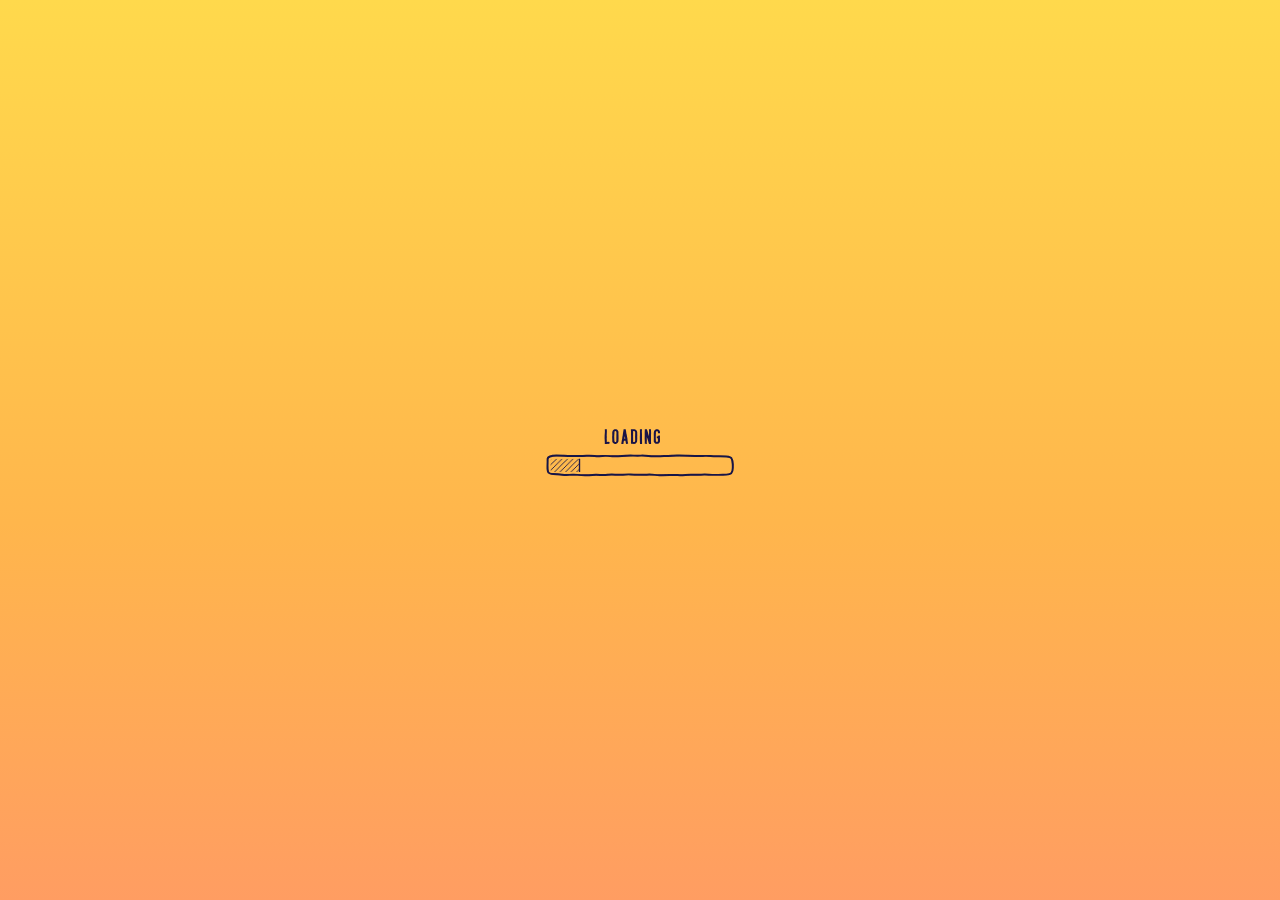
<file: index.html>
<!doctype html>
<html lang="en">
<head>
  <meta charset="utf-8">
  <script>document.documentElement.classList.add("js"); window.__pageLoaderStartedAt = performance.now();</script>
  <script defer src="page-loader.js?v=transparent-center-loop-20261016"></script>
  <meta name="viewport" content="width=device-width, initial-scale=1">
  <meta name="description" content="Data Analyst &amp; MIS Specialist with a strong foundation in analytical thinking, SQL, Power BI, and Advanced Excel.">
  <title>Megharaju | Home</title>
  <link rel="preload" href="assets/Fonts/HandCutTall-Regular.otf" as="font" type="font/otf" crossorigin>
  <link rel="stylesheet" href="style.css?v=mobile-frame-loader-stable-20261016">
</head>
<body class="home">
<div class="page-loader" id="page-loader" role="status" aria-label="Loading page">
  <img src="assets/loading%20svg/handdrawn-loading.svg?v=transparent-loop-20261016" width="220" height="99" alt="" aria-hidden="true">
</div>
<nav class="site-nav" aria-label="Main navigation"><a href="index.html" aria-current="page">Home</a><span>/</span><a href="about.html">About</a><span>/</span><a href="skills.html">Skills</a><span>/</span><a href="projects.html">Projects</a><span>/</span><a href="contact.html">Contact</a></nav>
<a class="home-nav-button" href="index.html#slide-1" aria-label="Go to first home page" title="Home">
  <img class="home-nav-filled" src="assets/home%20navigation%20button/elements.png" alt="">
  <img class="home-nav-outline" src="assets/home%20navigation%20button/elements%20(1).png" alt="">
</a>
<div class="profile-shortcuts-dock">
  <button class="profile-shortcuts-toggle" type="button" aria-label="Open profile links" aria-expanded="false" aria-controls="profile-shortcuts-panel">
    <img src="assets/home%20navigation%20button/info%20button.png" alt="">
  </button>
  <nav class="profile-shortcuts-panel" id="profile-shortcuts-panel" aria-label="Social and contact links" hidden>
    <a href="https://www.linkedin.com/in/megharaju-vakiti/" target="_blank" rel="noopener noreferrer" aria-label="LinkedIn">
      <img src="assets/icons/profile%20link%20logos/linkedin%20logo.svg" alt=""><span>LinkedIn</span>
    </a>
    <a href="https://github.com/Megharaju-Vakiti" target="_blank" rel="noopener noreferrer" aria-label="GitHub profile">
      <img src="assets/icons/profile%20link%20logos/Github%20logo.svg" alt=""><span>GitHub</span>
    </a>
    <a href="https://wa.me/919182317914" target="_blank" rel="noopener noreferrer" aria-label="Chat on WhatsApp">
      <img src="assets/icons/profile%20link%20logos/whatsapp%20logo.svg" alt=""><span>WhatsApp</span>
    </a>
    <a href="contact.html#phone-contact" aria-label="Phone number and contact details">
      <img src="assets/icons/profile%20link%20logos/phone%20logo.svg" alt=""><span>Phone</span>
    </a>
    <a href="https://mail.google.com/mail/?view=cm&amp;fs=1&amp;to=megharajuvakiti124%40gmail.com" aria-label="Mail">
      <img src="assets/icons/profile%20link%20logos/mail%20logo.svg" alt=""><span>Mail</span>
    </a>
  </nav>
</div><main id="main-content">
<section id="slide-1" class="home-slide intro" aria-labelledby="home-title-1"><div class="slide-copy"><h1 id="home-title-1">Hai, I’m Megharaju</h1><p>Data Analyst &amp; MIS Specialist with a strong foundation in analytical thinking, SQL, Power BI, and Advanced Excel.</p><div class="slide-dots" aria-label="Home slides"><a class="active" href="#slide-1" aria-label="Slide 1"></a><a class="" href="#slide-2" aria-label="Slide 2"></a><a class="" href="#slide-3" aria-label="Slide 3"></a><a class="" href="#slide-4" aria-label="Slide 4"></a><a class="" href="#slide-5" aria-label="Slide 5"></a><a class="" href="#slide-6" aria-label="Slide 6"></a></div></div></section>
<section id="slide-2" class="home-slide approach" aria-labelledby="home-title-2"><div class="slide-copy"><h1 id="home-title-2">My Approach to Data</h1><p>From cleaning messy datasets to discovering hidden trends, I am passionate about the entire process of transforming raw numbers into meaningful business strategies.</p><div class="slide-dots" aria-label="Home slides"><a class="" href="#slide-1" aria-label="Slide 1"></a><a class="active" href="#slide-2" aria-label="Slide 2"></a><a class="" href="#slide-3" aria-label="Slide 3"></a><a class="" href="#slide-4" aria-label="Slide 4"></a><a class="" href="#slide-5" aria-label="Slide 5"></a><a class="" href="#slide-6" aria-label="Slide 6"></a></div></div></section>
<section id="slide-3" class="home-slide problem" aria-labelledby="home-title-3"><div class="slide-copy"><h1 id="home-title-3">Solving Problems With Data</h1><p>Real-world problems, data-driven solutions. Explore detailed, step-by-step walkthroughs of my most impactful projects from start to finish.</p><div class="slide-dots" aria-label="Home slides"><a class="" href="#slide-1" aria-label="Slide 1"></a><a class="" href="#slide-2" aria-label="Slide 2"></a><a class="active" href="#slide-3" aria-label="Slide 3"></a><a class="" href="#slide-4" aria-label="Slide 4"></a><a class="" href="#slide-5" aria-label="Slide 5"></a><a class="" href="#slide-6" aria-label="Slide 6"></a></div></div></section>
<section id="slide-4" class="home-slide story" aria-labelledby="home-title-4"><div class="slide-copy"><h1 id="home-title-4">Data Storytelling</h1><p>I bridge the gap between technical analysis and business strategy, ensuring that every chart and graph tells a clear, actionable story.</p><div class="slide-dots" aria-label="Home slides"><a class="" href="#slide-1" aria-label="Slide 1"></a><a class="" href="#slide-2" aria-label="Slide 2"></a><a class="" href="#slide-3" aria-label="Slide 3"></a><a class="active" href="#slide-4" aria-label="Slide 4"></a><a class="" href="#slide-5" aria-label="Slide 5"></a><a class="" href="#slide-6" aria-label="Slide 6"></a></div></div></section>
<section id="slide-5" class="home-slide toolkit" aria-labelledby="home-title-5"><div class="slide-copy"><h1 id="home-title-5">Technical Toolkit</h1><p>A hands-on showcase of my technical toolkit. Here, I demonstrate my proficiency with SQL queries, Python scripts, advanced Excel modeling, and Power BI.</p><div class="slide-dots" aria-label="Home slides"><a class="" href="#slide-1" aria-label="Slide 1"></a><a class="" href="#slide-2" aria-label="Slide 2"></a><a class="" href="#slide-3" aria-label="Slide 3"></a><a class="" href="#slide-4" aria-label="Slide 4"></a><a class="active" href="#slide-5" aria-label="Slide 5"></a><a class="" href="#slide-6" aria-label="Slide 6"></a></div></div></section>
<section id="slide-6" class="home-slide visual" aria-labelledby="home-title-6"><div class="slide-copy"><h1 id="home-title-6">Visual Transformations</h1><p>A visual journey of data refinement. Compare the raw, unorganized data I start with to the final, interactive dashboards I build to simplify decision-making.</p><div class="slide-dots" aria-label="Home slides"><a class="" href="#slide-1" aria-label="Slide 1"></a><a class="" href="#slide-2" aria-label="Slide 2"></a><a class="" href="#slide-3" aria-label="Slide 3"></a><a class="" href="#slide-4" aria-label="Slide 4"></a><a class="" href="#slide-5" aria-label="Slide 5"></a><a class="active" href="#slide-6" aria-label="Slide 6"></a></div></div></section>
</main>
<script src="script.js?v=explore-sync-20261014" defer></script>
</body>
</html>
</file>
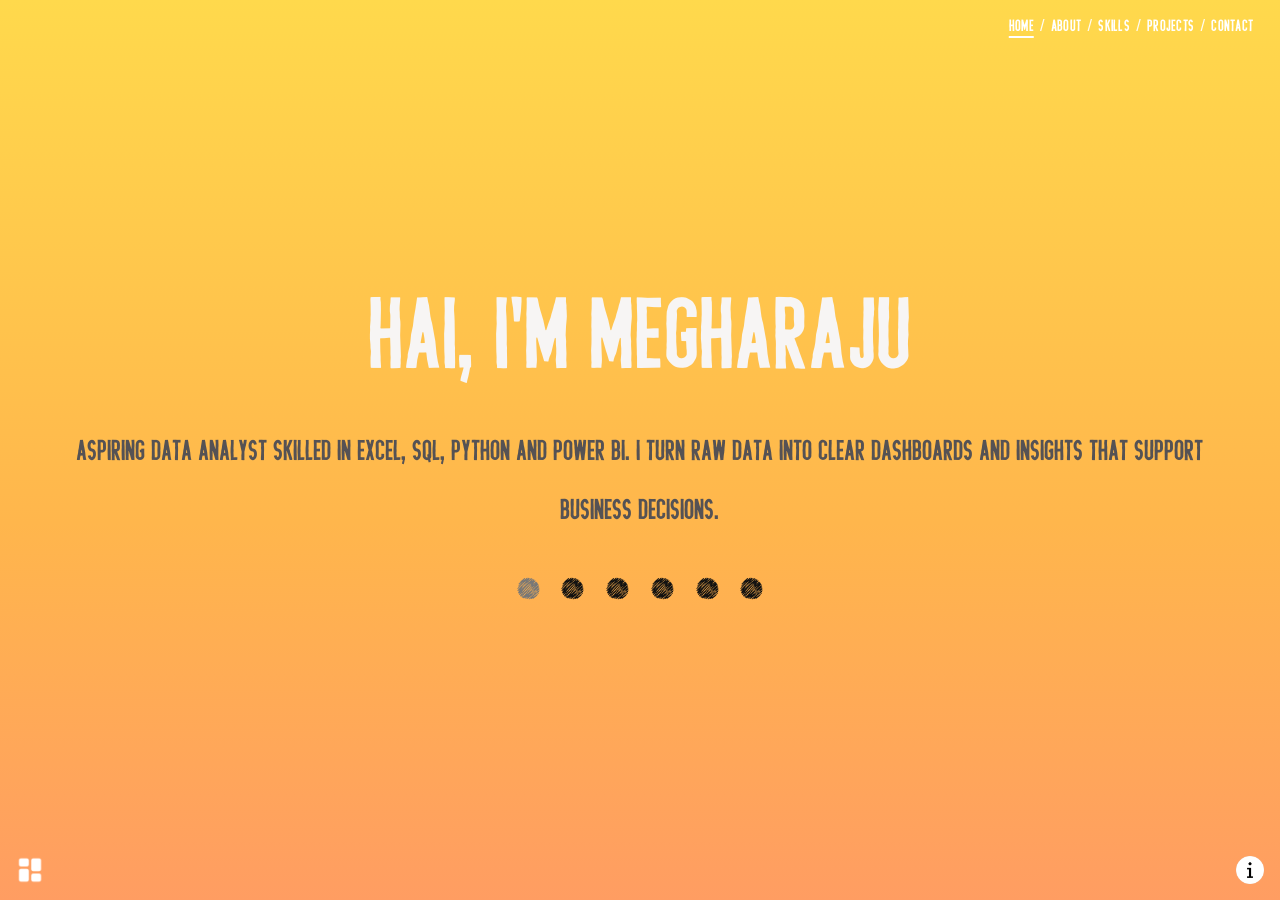
<file: protfolio/index.html>
<!doctype html>
<html lang="en">
<head>
  <meta charset="utf-8">
  <meta name="viewport" content="width=device-width, initial-scale=1">
  <meta name="description" content="Aspiring data analyst skilled in Excel, SQL, Python and Power BI.">
  <title>Megharaju | Home</title>
  <link rel="stylesheet" href="style.css?v=smaller-touch-shortcuts-20261014">
</head>
<body class="home">
<nav class="site-nav" aria-label="Main navigation"><a href="index.html" aria-current="page">Home</a><span>/</span><a href="about.html">About</a><span>/</span><a href="skills.html">Skills</a><span>/</span><a href="projects.html">Projects</a><span>/</span><a href="contact.html">Contact</a></nav>
<a class="home-nav-button" href="index.html#slide-1" aria-label="Go to first home page" title="Home">
  <img class="home-nav-filled" src="assets/home%20navigation%20button/elements.png" alt="">
  <img class="home-nav-outline" src="assets/home%20navigation%20button/elements%20(1).png" alt="">
</a>
<div class="profile-shortcuts-dock">
  <button class="profile-shortcuts-toggle" type="button" aria-label="Open profile links" aria-expanded="false" aria-controls="profile-shortcuts-panel">
    <img src="assets/home%20navigation%20button/info%20button.png" alt="">
  </button>
  <nav class="profile-shortcuts-panel" id="profile-shortcuts-panel" aria-label="Social and contact links" hidden>
    <a href="https://www.linkedin.com/in/vakiti-megharaju-5705373a5" target="_blank" rel="noopener noreferrer" aria-label="LinkedIn">
      <img src="assets/icons/profile%20link%20logos/linkedin%20logo.svg" alt=""><span>LinkedIn</span>
    </a>
    <a href="https://github.com/Megharaju-Vakiti" target="_blank" rel="noopener noreferrer" aria-label="GitHub profile">
      <img src="assets/icons/profile%20link%20logos/Github%20logo.svg" alt=""><span>GitHub</span>
    </a>
    <a href="tel:+919182317914" aria-label="Phone">
      <img src="assets/icons/profile%20link%20logos/phone%20logo.svg" alt=""><span>Phone</span>
    </a>
    <a href="mailto:megharajuvakiti124@gmail.com" aria-label="Mail">
      <img src="assets/icons/profile%20link%20logos/mail%20logo.svg" alt=""><span>Mail</span>
    </a>
  </nav>
</div><main id="main-content">
<section id="slide-1" class="home-slide intro" aria-labelledby="home-title-1"><div class="slide-copy"><h1 id="home-title-1">Hai, I’m Megharaju</h1><p>Aspiring data analyst skilled in Excel, SQL, Python and Power BI. I turn raw data into clear dashboards and insights that support business decisions.</p><div class="slide-dots" aria-label="Home slides"><a class="active" href="#slide-1" aria-label="Slide 1"></a><a class="" href="#slide-2" aria-label="Slide 2"></a><a class="" href="#slide-3" aria-label="Slide 3"></a><a class="" href="#slide-4" aria-label="Slide 4"></a><a class="" href="#slide-5" aria-label="Slide 5"></a><a class="" href="#slide-6" aria-label="Slide 6"></a></div></div></section>
<section id="slide-2" class="home-slide approach" aria-labelledby="home-title-2"><div class="slide-copy"><h1 id="home-title-2">My Approach to Data</h1><p>From cleaning messy datasets to discovering hidden trends, I am passionate about the entire process of transforming raw numbers into meaningful business strategies.</p><div class="slide-dots" aria-label="Home slides"><a class="" href="#slide-1" aria-label="Slide 1"></a><a class="active" href="#slide-2" aria-label="Slide 2"></a><a class="" href="#slide-3" aria-label="Slide 3"></a><a class="" href="#slide-4" aria-label="Slide 4"></a><a class="" href="#slide-5" aria-label="Slide 5"></a><a class="" href="#slide-6" aria-label="Slide 6"></a></div></div></section>
<section id="slide-3" class="home-slide problem" aria-labelledby="home-title-3"><div class="slide-copy"><h1 id="home-title-3">Solving Problems With Data</h1><p>Real-world problems, data-driven solutions. Explore detailed, step-by-step walkthroughs of my most impactful projects from start to finish.</p><div class="slide-dots" aria-label="Home slides"><a class="" href="#slide-1" aria-label="Slide 1"></a><a class="" href="#slide-2" aria-label="Slide 2"></a><a class="active" href="#slide-3" aria-label="Slide 3"></a><a class="" href="#slide-4" aria-label="Slide 4"></a><a class="" href="#slide-5" aria-label="Slide 5"></a><a class="" href="#slide-6" aria-label="Slide 6"></a></div></div></section>
<section id="slide-4" class="home-slide story" aria-labelledby="home-title-4"><div class="slide-copy"><h1 id="home-title-4">Data Storytelling</h1><p>I bridge the gap between technical analysis and business strategy, ensuring that every chart and graph tells a clear, actionable story.</p><div class="slide-dots" aria-label="Home slides"><a class="" href="#slide-1" aria-label="Slide 1"></a><a class="" href="#slide-2" aria-label="Slide 2"></a><a class="" href="#slide-3" aria-label="Slide 3"></a><a class="active" href="#slide-4" aria-label="Slide 4"></a><a class="" href="#slide-5" aria-label="Slide 5"></a><a class="" href="#slide-6" aria-label="Slide 6"></a></div></div></section>
<section id="slide-5" class="home-slide toolkit" aria-labelledby="home-title-5"><div class="slide-copy"><h1 id="home-title-5">Technical Toolkit</h1><p>A hands-on showcase of my technical toolkit. Here, I demonstrate my proficiency with SQL queries, Python scripts, advanced Excel modeling, and Power BI.</p><div class="slide-dots" aria-label="Home slides"><a class="" href="#slide-1" aria-label="Slide 1"></a><a class="" href="#slide-2" aria-label="Slide 2"></a><a class="" href="#slide-3" aria-label="Slide 3"></a><a class="" href="#slide-4" aria-label="Slide 4"></a><a class="active" href="#slide-5" aria-label="Slide 5"></a><a class="" href="#slide-6" aria-label="Slide 6"></a></div></div></section>
<section id="slide-6" class="home-slide visual" aria-labelledby="home-title-6"><div class="slide-copy"><h1 id="home-title-6">Visual Transformations</h1><p>A visual journey of data refinement. Compare the raw, unorganized data I start with to the final, interactive dashboards I build to simplify decision-making.</p><div class="slide-dots" aria-label="Home slides"><a class="" href="#slide-1" aria-label="Slide 1"></a><a class="" href="#slide-2" aria-label="Slide 2"></a><a class="" href="#slide-3" aria-label="Slide 3"></a><a class="" href="#slide-4" aria-label="Slide 4"></a><a class="" href="#slide-5" aria-label="Slide 5"></a><a class="active" href="#slide-6" aria-label="Slide 6"></a></div></div></section>
</main>
<script src="script.js?v=explore-sync-20261014" defer></script>
</body>
</html>
</file>
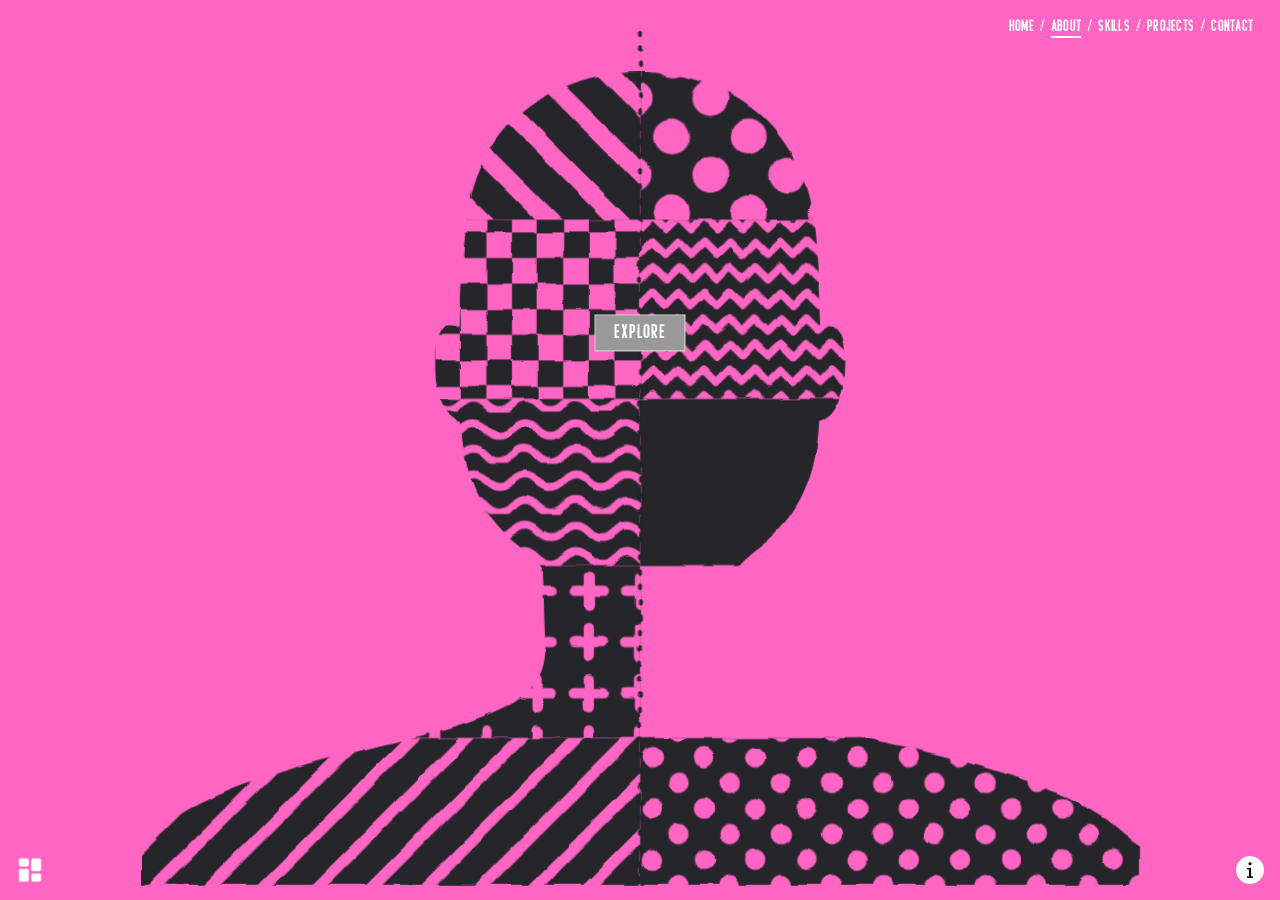
<file: about.html>
<!doctype html>
<html lang="en">
<head>
  <meta charset="utf-8">
  <script>document.documentElement.classList.add("js"); window.__pageLoaderStartedAt = performance.now();</script>
  <script defer src="page-loader.js?v=transparent-center-loop-20261016"></script>
  <meta name="viewport" content="width=device-width, initial-scale=1">
  <meta name="description" content="About Megharaju, education, interests, and approach to data.">
  <title>Megharaju | About</title>
  <link rel="preload" href="assets/Fonts/HandCutTall-Regular.otf" as="font" type="font/otf" crossorigin>
  <link rel="stylesheet" href="style.css?v=mobile-frame-loader-stable-20261016">
  <style>html, body.about, body.about #main-content, body.about #about-top { background-color: #ff66c4 !important; }</style>
</head>
<body class="about">
<div class="page-loader" id="page-loader" role="status" aria-label="Loading page">
  <img src="assets/loading%20svg/handdrawn-loading.svg?v=transparent-loop-20261016" width="220" height="99" alt="" aria-hidden="true">
</div>
<nav class="site-nav" aria-label="Main navigation"><a href="index.html">Home</a><span>/</span><a href="about.html" aria-current="page">About</a><span>/</span><a href="skills.html">Skills</a><span>/</span><a href="projects.html">Projects</a><span>/</span><a href="contact.html">Contact</a></nav>
<a class="home-nav-button" href="index.html#slide-1" aria-label="Go to home page" title="Home">
  <img class="home-nav-filled" src="assets/home%20navigation%20button/elements.png" alt="">
  <img class="home-nav-outline" src="assets/home%20navigation%20button/elements%20(1).png" alt="">
</a>
<div class="profile-shortcuts-dock">
  <button class="profile-shortcuts-toggle" type="button" aria-label="Open profile links" aria-expanded="false" aria-controls="profile-shortcuts-panel">
    <img src="assets/home%20navigation%20button/info%20button.png" alt="">
  </button>
  <nav class="profile-shortcuts-panel" id="profile-shortcuts-panel" aria-label="Social and contact links" hidden>
    <a href="https://www.linkedin.com/in/megharaju-vakiti/" target="_blank" rel="noopener noreferrer" aria-label="LinkedIn">
      <img src="assets/icons/profile%20link%20logos/linkedin%20logo.svg" alt=""><span>LinkedIn</span>
    </a>
    <a href="https://github.com/Megharaju-Vakiti" target="_blank" rel="noopener noreferrer" aria-label="GitHub profile">
      <img src="assets/icons/profile%20link%20logos/Github%20logo.svg" alt=""><span>GitHub</span>
    </a>
    <a href="https://wa.me/919182317914" target="_blank" rel="noopener noreferrer" aria-label="Chat on WhatsApp">
      <img src="assets/icons/profile%20link%20logos/whatsapp%20logo.svg" alt=""><span>WhatsApp</span>
    </a>
    <a href="contact.html#phone-contact" aria-label="Phone number and contact details">
      <img src="assets/icons/profile%20link%20logos/phone%20logo.svg" alt=""><span>Phone</span>
    </a>
    <a href="https://mail.google.com/mail/?view=cm&amp;fs=1&amp;to=megharajuvakiti124%40gmail.com" aria-label="Mail">
      <img src="assets/icons/profile%20link%20logos/mail%20logo.svg" alt=""><span>Mail</span>
    </a>
  </nav>
</div><main id="main-content">
<section id="about-top" class="explore-screen">
  <iframe class="explore-face" src="assets/Explore%20face%20SVG/Pattern%20Head.html?v=pink-canvas-v1-20261014" title="Interactive patterned head artwork"></iframe>
  <div class="explore-cta">
    <h1><a href="#about-categories">Explore</a></h1>
  </div>
</section>
<section id="about-categories" class="about-categories" aria-label="About categories">
  <a class="about-back about-back-explore" href="#about-top" aria-label="Back to Explore"><img src="assets/project%20monitor/close.svg" alt=""></a>
  <div class="category-grid">
    <a class="category-card category-card--love" href="#what-i-love" aria-label="What I Love">
      <div class="category-art-wrap">
        <img class="category-art category-outline-art" src="assets/icons/barin,%20heart,%20hand%20outline/heart%20outline.svg?v=illustration-trace-20261014" alt="" aria-hidden="true">
        <img class="category-art category-art-filled" src="assets/icons/brain,%20hand,%20heart/heart.svg?v=illustration-trace-20261014" alt="" aria-hidden="true">
        <span class="category-label" aria-hidden="true">Love</span>
      </div>
    </a>
    <a class="category-card category-card--education" href="#education" aria-label="Education">
      <div class="category-art-wrap">
        <img class="category-art category-outline-art" src="assets/icons/barin,%20heart,%20hand%20outline/brain%20outline.svg?v=illustration-trace-20261014" alt="" aria-hidden="true">
        <img class="category-art category-art-filled" src="assets/icons/brain,%20hand,%20heart/brain.svg?v=illustration-trace-20261014" alt="" aria-hidden="true">
        <span class="category-label" aria-hidden="true">Education</span>
      </div>
    </a>
    <a class="category-card category-card--hand" href="#core" aria-label="Core">
      <div class="category-art-wrap">
        <img class="category-art category-outline-art" src="assets/icons/barin,%20heart,%20hand%20outline/hand%20outline.svg?v=original-hand-art-v2-20261014" alt="" aria-hidden="true">
        <img class="category-art category-art-filled" src="assets/icons/brain,%20hand,%20heart/hand.svg?v=original-hand-art-v2-20261014" alt="" aria-hidden="true">
        <span class="category-label" aria-hidden="true">Core</span>
      </div>
    </a>
  </div>
</section>
<section id="core" class="about-detail core-detail">
  <div class="about-illustration"><img src="assets/icons/compass%20(Core)/compass%20transparent.png?v=compass-alpha-repaired-20261014" alt="Compass illustration"></div>
  <div class="about-copy"><a class="about-back" href="#about-categories" aria-label="Back to About categories"><img src="assets/project%20monitor/close.svg" alt=""></a><h2>Core Info</h2><p>I am a Hyderabad-based Data Analyst and MIS Specialist with a dual foundation in Commercial Business Applications and Data Analytics.</p><p>I bridge the gap between raw database tables and business decision-making by writing clean SQL queries, building dynamic Power BI and Excel dashboards, and automating recurring reporting workflows. My focus is translating sales, operational, and customer-retention metrics into clear, actionable executive insights.</p><div class="social-row"><a href="https://www.linkedin.com/in/megharaju-vakiti/" target="_blank" rel="noopener noreferrer" aria-label="LinkedIn"><img class="profile-icon" src="assets/icons/profile%20link%20logos/linkedin%20logo.svg" alt=""></a><a href="https://github.com/Megharaju-Vakiti" target="_blank" rel="noopener noreferrer" aria-label="GitHub profile"><img class="profile-icon" src="assets/icons/profile%20link%20logos/Github%20logo.svg" alt=""></a><a href="https://wa.me/919182317914" target="_blank" rel="noopener noreferrer" aria-label="Chat on WhatsApp"><img class="profile-icon" src="assets/icons/profile%20link%20logos/whatsapp%20logo.svg" alt=""></a></div></div>
</section>
<section id="education" class="about-detail education-detail">
  <div class="about-illustration"><img src="assets/icons/education/education%20logo.svg" alt="Education illustration"></div>
  <div class="about-copy"><a class="about-back" href="#about-categories" aria-label="Back to About categories"><img src="assets/project%20monitor/close.svg" alt=""></a><h2>Education</h2>
    <div class="education-credentials">
      <p class="education-qualification">Bachelor of Commerce (B.Com) — Computer Applications</p>
      <p>Spandana Degree &amp; PG College, Hyderabad</p><p>2022–2025 | CGPA: 7.81/10.0</p><p><strong>Key coursework:</strong> Business Statistics, Database Management Systems (DBMS), Quantitative Techniques, and Financial Accounting.</p>
    </div>
    <p class="education-summary">My B.Com connects commercial and financial business logic with technical data work. I apply that foundation to SQL, reporting, and business intelligence, translating business questions into clear, actionable insights.</p>
  </div>
</section>
<section id="what-i-love" class="about-detail love-detail">
  <a class="about-back" href="#about-categories" aria-label="Back to About categories"><img src="assets/project%20monitor/close.svg" alt=""></a>
  <div class="about-copy"><h2>I Love</h2><div class="interest-grid">
    <div><span class="interest-icon"><img class="interest-image" src="assets/icons/what%20i%20love/digital%20logo.svg" alt=""></span><h3>Digital</h3></div><div><span class="interest-icon"><img class="interest-image" src="assets/icons/what%20i%20love/family%20icon.svg" alt=""></span><h3>My Family</h3></div><div><span class="interest-icon"><img class="interest-image" src="assets/icons/what%20i%20love/travelling%20logo.svg" alt=""></span><h3>Travelling</h3></div><div><span class="interest-icon"><img class="interest-image" src="assets/icons/what%20i%20love/blackhole.svg" alt=""></span><h3>Interstellar</h3></div>
    <div><span class="interest-icon"><img class="interest-image" src="assets/icons/what%20i%20love/bing%20bang%20theory%20logo.svg" alt=""></span><h3>Big Bang Theory</h3></div><div><span class="interest-icon"><img class="interest-image" src="assets/icons/what%20i%20love/food%20logo.svg" alt=""></span><h3>Food</h3></div><div><span class="interest-icon"><img class="interest-image" src="assets/icons/what%20i%20love/android%20logo.svg" alt=""></span><h3>Android</h3></div><div><span class="interest-icon"><img class="interest-image" src="assets/icons/what%20i%20love/games.svg" alt=""></span><h3>Games</h3></div>
  </div></div>
</section>
</main>
<script src="script.js?v=about-category-art-hover-v1-20261024" defer></script>
</body>
</html>
</file>
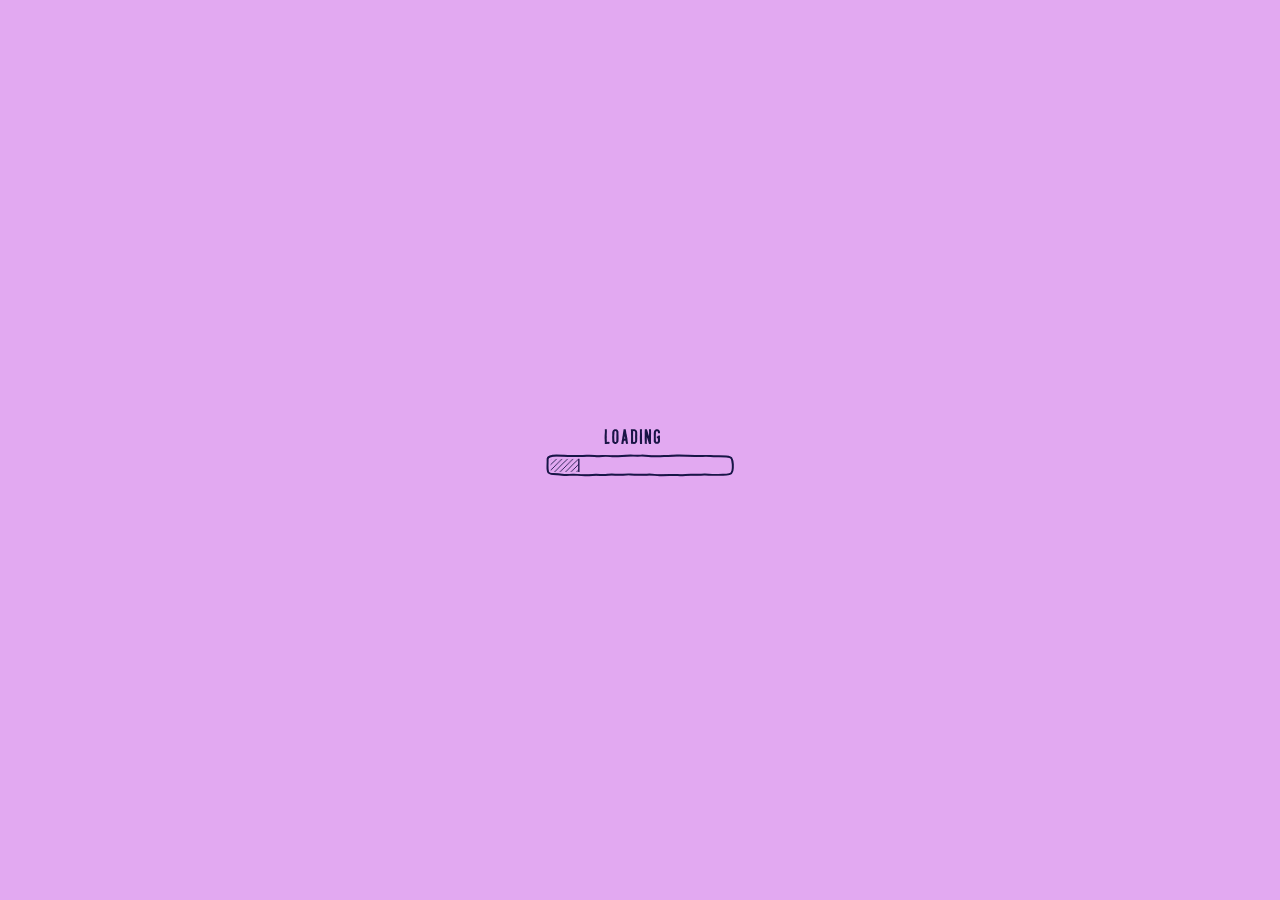
<file: contact.html>
<!doctype html>
<html lang="en">
<head>
  <meta charset="utf-8">
  <script>document.documentElement.classList.add("js"); window.__pageLoaderStartedAt = performance.now();</script>
  <script defer src="page-loader.js?v=transparent-center-loop-20261016"></script>
  <meta name="viewport" content="width=device-width, initial-scale=1">
  <meta name="description" content="Contact Megharaju about an analytics project or opportunity.">
  <title>Megharaju | Contact</title>
  <link rel="preload" href="assets/Fonts/HandCutTall-Regular.otf" as="font" type="font/otf" crossorigin>
  <link rel="stylesheet" href="style.css?v=contact-frame-inset-20261028">
</head>
<body class="contact">
<div class="page-loader" id="page-loader" role="status" aria-label="Loading page">
  <img src="assets/loading%20svg/handdrawn-loading.svg?v=transparent-loop-20261016" width="220" height="99" alt="" aria-hidden="true">
</div>
<nav class="site-nav" aria-label="Main navigation"><a href="index.html">Home</a><span>/</span><a href="about.html">About</a><span>/</span><a href="skills.html">Skills</a><span>/</span><a href="projects.html">Projects</a><span>/</span><a href="contact.html" aria-current="page">Contact</a></nav>
<a class="home-nav-button" href="index.html#slide-1" aria-label="Go to home page" title="Home">
  <img class="home-nav-filled" src="assets/home%20navigation%20button/elements.png" alt="">
  <img class="home-nav-outline" src="assets/home%20navigation%20button/elements%20(1).png" alt="">
</a>
<div class="profile-shortcuts-dock">
  <button class="profile-shortcuts-toggle" type="button" aria-label="Open profile links" aria-expanded="false" aria-controls="profile-shortcuts-panel">
    <img src="assets/home%20navigation%20button/info%20button.png" alt="">
  </button>
  <nav class="profile-shortcuts-panel" id="profile-shortcuts-panel" aria-label="Social and contact links" hidden>
    <a href="https://www.linkedin.com/in/megharaju-vakiti/" target="_blank" rel="noopener noreferrer" aria-label="LinkedIn">
      <img src="assets/icons/profile%20link%20logos/linkedin%20logo.svg" alt=""><span>LinkedIn</span>
    </a>
    <a href="https://github.com/Megharaju-Vakiti" target="_blank" rel="noopener noreferrer" aria-label="GitHub profile">
      <img src="assets/icons/profile%20link%20logos/Github%20logo.svg" alt=""><span>GitHub</span>
    </a>
    <a href="https://wa.me/919182317914" target="_blank" rel="noopener noreferrer" aria-label="Chat on WhatsApp">
      <img src="assets/icons/profile%20link%20logos/whatsapp%20logo.svg" alt=""><span>WhatsApp</span>
    </a>
    <a href="contact.html#phone-contact" aria-label="Phone number and contact details">
      <img src="assets/icons/profile%20link%20logos/phone%20logo.svg" alt=""><span>Phone</span>
    </a>
    <a href="https://mail.google.com/mail/?view=cm&amp;fs=1&amp;to=megharajuvakiti124%40gmail.com" aria-label="Mail">
      <img src="assets/icons/profile%20link%20logos/mail%20logo.svg" alt=""><span>Mail</span>
    </a>
  </nav>
</div><main id="main-content">
<section class="contact-screen"><div class="contact-frame">
  <svg class="contact-frame-art" aria-hidden="true"></svg>
  <div class="contact-intro"><h1>Contact<br>Me</h1><p>Have a project, role or analytics challenge in mind? Send a note and start a conversation.</p><div class="contact-direct-details" id="phone-contact"><a href="https://mail.google.com/mail/?view=cm&amp;fs=1&amp;to=megharajuvakiti124%40gmail.com">Email: megharajuvakiti124@gmail.com</a><a href="tel:+919182317914">Call: +91 91823 17914</a></div></div>
  <form class="contact-form" id="contact-form"><label for="name">Name:</label><input id="name" name="name" autocomplete="name" required><label for="email">Mail:</label><input id="email" name="email" type="email" autocomplete="email" required><label for="message">Message:</label><textarea id="message" name="message" rows="2" required></textarea><p class="form-note" id="form-note" aria-live="polite"></p><div class="contact-actions"><button type="submit">Send <img class="send-arrow-image" src="assets/icons/send%20arrow.png" alt=""></button><div class="social-row"><a href="https://www.linkedin.com/in/megharaju-vakiti/" target="_blank" rel="noopener noreferrer" aria-label="LinkedIn"><img class="profile-icon" src="assets/icons/profile%20link%20logos/linkedin%20logo.svg" alt=""></a><a href="https://github.com/Megharaju-Vakiti" target="_blank" rel="noopener noreferrer" aria-label="GitHub profile"><img class="profile-icon" src="assets/icons/profile%20link%20logos/Github%20logo.svg" alt=""></a><a href="https://wa.me/919182317914" target="_blank" rel="noopener noreferrer" aria-label="Chat on WhatsApp"><img class="profile-icon" src="assets/icons/profile%20link%20logos/whatsapp%20logo.svg" alt=""></a></div></div></form>
</div></section>
</main>
<script src="script.js?v=explore-sync-20261014" defer></script>
<script src="contact-frame.js?v=handdrawn-zigzag-20261016" defer></script>
</body>
</html>
</file>
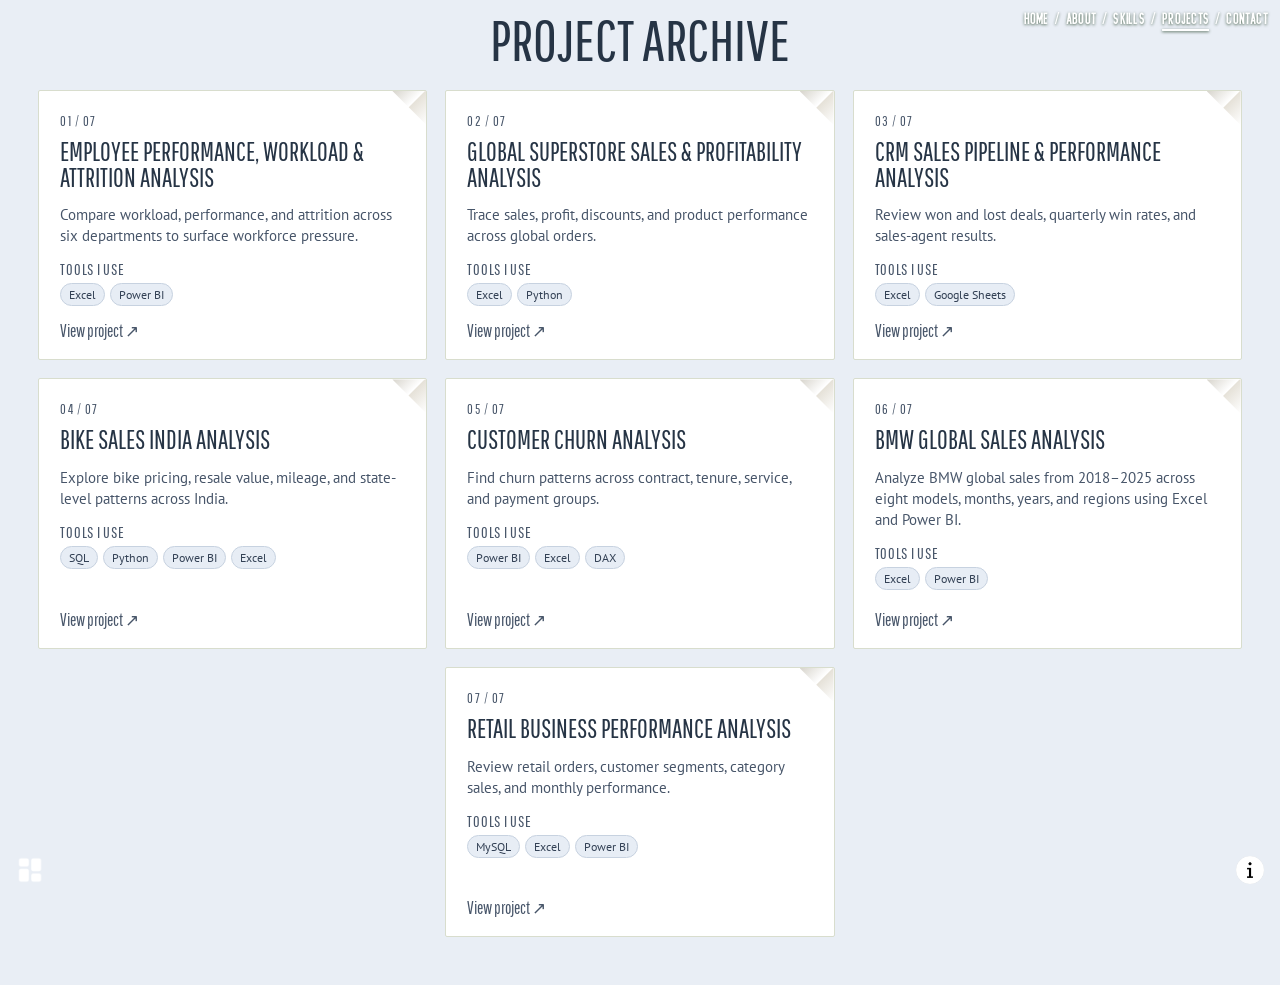
<file: projects.html>
<!doctype html>
<html lang="en">
<head>
  <meta charset="utf-8">
  <script>document.documentElement.classList.add("js"); window.__pageLoaderStartedAt = performance.now();</script>
  <script defer src="page-loader.js?v=transparent-center-loop-20261016"></script>
  <meta name="viewport" content="width=device-width, initial-scale=1">
  <meta name="description" content="Explore seven data analysis projects through interactive dashboard showcases.">
  <title>Megharaju | Projects</title>
  <link rel="preload" href="assets/Fonts/HandCutTall-Regular.otf" as="font" type="font/otf" crossorigin>
  <link rel="stylesheet" href="style.css?v=project-category-transitions-20261028">
  <link rel="preconnect" href="https://fonts.googleapis.com">
  <link rel="preconnect" href="https://fonts.gstatic.com" crossorigin>
  <link href="https://fonts.googleapis.com/css2?family=Pathway+Gothic+One&family=PT+Sans:wght@400;700&display=swap" rel="stylesheet">
</head>
<body class="projects">
<div class="page-loader" id="page-loader" role="status" aria-label="Loading page">
  <img src="assets/loading%20svg/handdrawn-loading.svg?v=transparent-loop-20261016" width="220" height="99" alt="" aria-hidden="true">
</div>
<nav class="site-nav" aria-label="Main navigation"><a href="index.html">Home</a><span>/</span><a href="about.html">About</a><span>/</span><a href="skills.html">Skills</a><span>/</span><a href="projects.html" aria-current="page">Projects</a><span>/</span><a href="contact.html">Contact</a></nav>
<a class="home-nav-button" href="index.html#slide-1" aria-label="Go to home page" title="Home">
  <img class="home-nav-filled" src="assets/home%20navigation%20button/elements.png" alt="">
  <img class="home-nav-outline" src="assets/home%20navigation%20button/elements%20(1).png" alt="">
</a>
<div class="profile-shortcuts-dock">
  <button class="profile-shortcuts-toggle" type="button" aria-label="Open profile links" aria-expanded="false" aria-controls="profile-shortcuts-panel">
    <img src="assets/home%20navigation%20button/info%20button.png" alt="">
  </button>
  <nav class="profile-shortcuts-panel" id="profile-shortcuts-panel" aria-label="Social and contact links" hidden>
    <a href="https://www.linkedin.com/in/megharaju-vakiti/" target="_blank" rel="noopener noreferrer" aria-label="LinkedIn">
      <img src="assets/icons/profile%20link%20logos/linkedin%20logo.svg" alt=""><span>LinkedIn</span>
    </a>
    <a href="https://github.com/Megharaju-Vakiti" target="_blank" rel="noopener noreferrer" aria-label="GitHub profile">
      <img src="assets/icons/profile%20link%20logos/Github%20logo.svg" alt=""><span>GitHub</span>
    </a>
    <a href="https://wa.me/919182317914" target="_blank" rel="noopener noreferrer" aria-label="Chat on WhatsApp">
      <img src="assets/icons/profile%20link%20logos/whatsapp%20logo.svg" alt=""><span>WhatsApp</span>
    </a>
    <a href="contact.html#phone-contact" aria-label="Phone number and contact details">
      <img src="assets/icons/profile%20link%20logos/phone%20logo.svg" alt=""><span>Phone</span>
    </a>
    <a href="https://mail.google.com/mail/?view=cm&amp;fs=1&amp;to=megharajuvakiti124%40gmail.com" aria-label="Mail">
      <img src="assets/icons/profile%20link%20logos/mail%20logo.svg" alt=""><span>Mail</span>
    </a>
  </nav>
</div><main id="main-content" class="project-showcase">
  <section class="project-category-page" aria-labelledby="projects-heading">
    <header class="project-category-heading">
      <h1 id="projects-heading">Project Archive</h1>
    </header>
    <div class="project-paper-grid" id="project-paper-grid" aria-label="Seven data analysis projects"></div>
  </section>
  <div class="monitor-stage" id="monitor-stage" aria-hidden="true">
    <div class="showcase-monitor" id="showcase-monitor">
      <svg class="monitor-frame" id="monitor-frame" aria-hidden="true"></svg>
      <div class="monitor-screen">
        <div class="monitor-layout">
          <section class="monitor-gallery" aria-label="Project dashboard previews">
            <div class="dashboard-view"><img id="project-dashboard" src="assets/projects-images/Employee workload and attrition analysis dashboard.png" alt=""></div>
            <div class="monitor-thumbnails" id="project-thumbnails" aria-label="Choose a project">
      <button class="monitor-thumb" type="button" data-project-index="0" aria-label="Show Employee Performance, Workload & Attrition Analysis" aria-current="false"><img src="assets/projects-images/Employee workload and attrition analysis dashboard.png" alt=""></button>
      <button class="monitor-thumb" type="button" data-project-index="1" aria-label="Show Global Superstore Sales & Profitability Analysis" aria-current="false"><img src="assets/projects-images/global retail sales analysis dashboard.png" alt=""></button>
      <button class="monitor-thumb" type="button" data-project-index="2" aria-label="Show CRM Sales Pipeline & Performance Analysis" aria-current="false"><img src="assets/projects-images/CRM sales dashboard.png" alt=""></button>
      <button class="monitor-thumb" type="button" data-project-index="3" aria-label="Show Bike Sales India Analysis" aria-current="false"><img src="assets/projects-images/Bike sales analysis Dashboard.png" alt=""></button>
      <button class="monitor-thumb" type="button" data-project-index="4" aria-label="Show Customer Churn Analysis" aria-current="false"><img src="assets/projects-images/customer churn dashboard.png" alt=""></button>
      <button class="monitor-thumb" type="button" data-project-index="5" aria-label="Show BMW Global Sales Analysis" aria-current="false"><img src="assets/projects-images/BMW sales Analysis.png" alt=""></button>
      <button class="monitor-thumb" type="button" data-project-index="6" aria-label="Show Retail Business Performance Analysis" aria-current="false"><img src="assets/projects-images/retail business performanca analysis.png" alt=""></button>
            </div>
          </section>
          <section class="monitor-details" aria-live="polite">
            <button class="monitor-icon monitor-close" id="project-close" type="button" aria-label="Close project monitor"><img src="assets/project%20monitor/close.svg" alt=""></button>
            <div class="monitor-kicker">Project</div>
            <h1 id="project-title">Employee Performance, Workload & Attrition Analysis</h1>
            <h2>About</h2>
            <div class="monitor-copy" tabindex="0" role="region" aria-label="Project information"><div id="project-description"></div><ul class="monitor-tags" id="project-tags"></ul></div>
            <div class="monitor-footer"><a class="monitor-launch" id="project-link" href="https://github.com/Megharaju-Vakiti/Employee_performance_workload_attrition_analysis_" target="_blank" rel="noopener noreferrer"><svg width="18" height="18" viewBox="0 0 18 18" fill="none" stroke="currentColor" stroke-width="1.6" stroke-linecap="round" aria-hidden="true"><path d="M7 3H3.5v11.5H15V11M10 3h5v5M15 3l-6.5 6.5"/></svg>Launch</a>
              <div class="monitor-controls"><span id="project-count">1 / 7</span><button class="monitor-icon" id="project-prev" type="button" aria-label="Previous project"><svg viewBox="0 0 48 48" aria-hidden="true"><path class="hand-circle" d="M25.2 3.6C37 3.2 44.6 12.4 44.4 24.6C44.2 36.8 36 44.6 23.4 44.3C11.4 44 3.2 35.6 3.7 23.2C4.1 11.6 12.6 4.2 24.8 3.4"/><path d="M33.5 24.2L14.6 24.6M22 16.2L14 24.5L22.2 32.8"/></svg></button><button class="monitor-icon" id="project-next" type="button" aria-label="Next project"><svg viewBox="0 0 48 48" aria-hidden="true"><path class="hand-circle" d="M25.2 3.6C37 3.2 44.6 12.4 44.4 24.6C44.2 36.8 36 44.6 23.4 44.3C11.4 44 3.2 35.6 3.7 23.2C4.1 11.6 12.6 4.2 24.8 3.4"/><path d="M14.5 24.2L33.4 24.6M26 16.2L34 24.5L25.8 32.8"/></svg></button></div>
            </div>
          </section>
        </div>
      </div>
    </div>
  </div>
</main>
<script src="projects.js?v=monitor-info-scroll-20261014" defer></script>
<script src="script.js?v=explore-sync-20261014" defer></script>
</body>
</html>
</file>
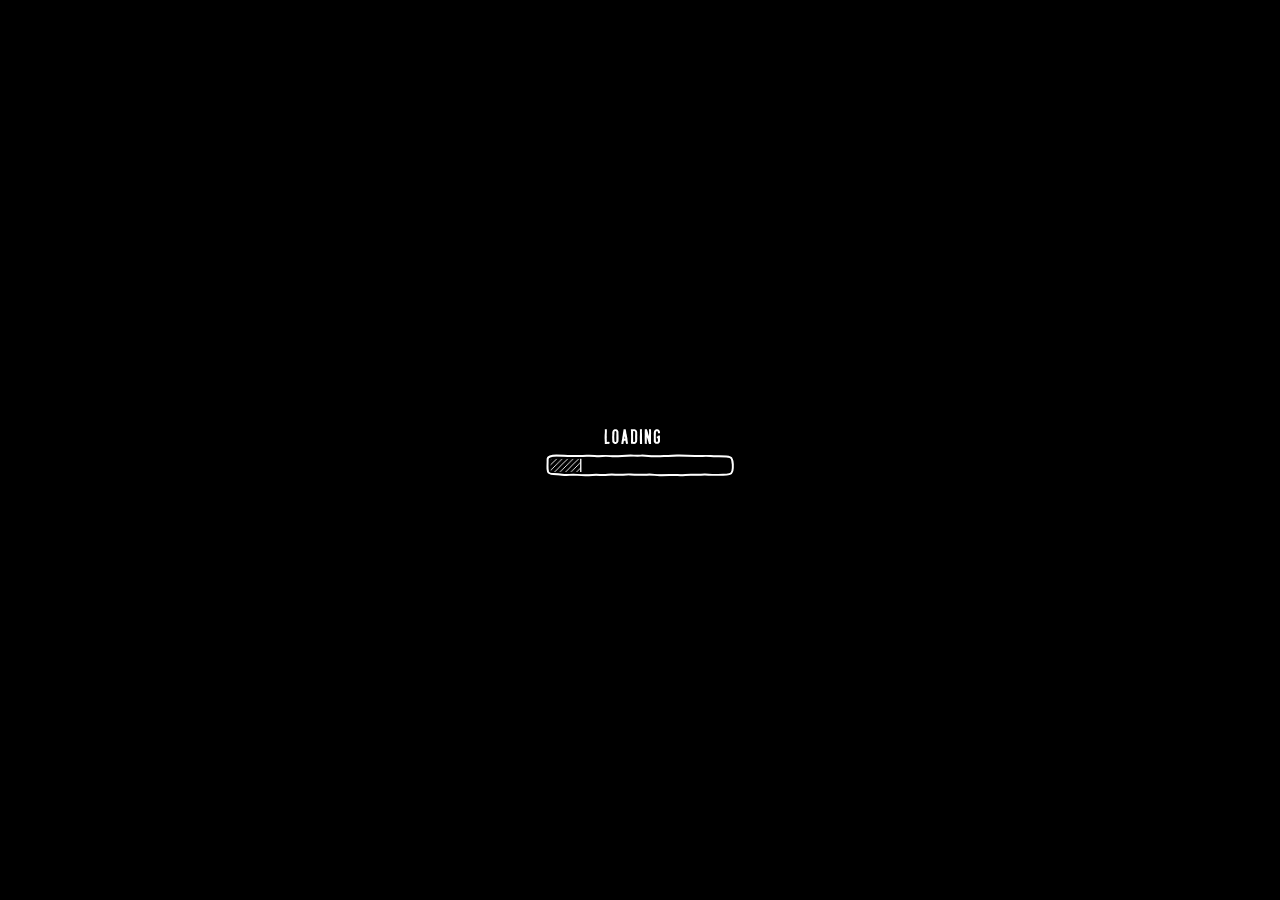
<file: skills.html>
<!doctype html>
<html lang="en">
<head>
  <meta charset="utf-8">
  <script>document.documentElement.classList.add("js"); window.__pageLoaderStartedAt = performance.now();</script>
  <script defer src="page-loader.js?v=transparent-center-loop-20261016"></script>
  <meta name="viewport" content="width=device-width, initial-scale=1">
  <meta name="description" content="Megharaju’s data analysis, SQL, Excel, Python, Power BI, statistics and visualization skills.">
  <title>Megharaju | Skills</title>
  <link rel="preload" href="assets/Fonts/HandCutTall-Regular.otf" as="font" type="font/otf" crossorigin>
  <link rel="stylesheet" href="style.css?v=mobile-frame-loader-stable-20261016">
</head>
<body class="skills">
<div class="page-loader" id="page-loader" role="status" aria-label="Loading page">
  <img src="assets/loading%20svg/handdrawn-loading.svg?v=transparent-loop-20261016" width="220" height="99" alt="" aria-hidden="true">
</div>
<nav class="site-nav" aria-label="Main navigation"><a href="index.html">Home</a><span>/</span><a href="about.html">About</a><span>/</span><a href="skills.html" aria-current="page">Skills</a><span>/</span><a href="projects.html">Projects</a><span>/</span><a href="contact.html">Contact</a></nav>
<a class="home-nav-button" href="index.html#slide-1" aria-label="Go to home page" title="Home">
  <img class="home-nav-filled" src="assets/home%20navigation%20button/elements.png" alt="">
  <img class="home-nav-outline" src="assets/home%20navigation%20button/elements%20(1).png" alt="">
</a>
<div class="profile-shortcuts-dock">
  <button class="profile-shortcuts-toggle" type="button" aria-label="Open profile links" aria-expanded="false" aria-controls="profile-shortcuts-panel">
    <img src="assets/home%20navigation%20button/info%20button.png" alt="">
  </button>
  <nav class="profile-shortcuts-panel" id="profile-shortcuts-panel" aria-label="Social and contact links" hidden>
    <a href="https://www.linkedin.com/in/megharaju-vakiti/" target="_blank" rel="noopener noreferrer" aria-label="LinkedIn">
      <img src="assets/icons/profile%20link%20logos/linkedin%20logo.svg" alt=""><span>LinkedIn</span>
    </a>
    <a href="https://github.com/Megharaju-Vakiti" target="_blank" rel="noopener noreferrer" aria-label="GitHub profile">
      <img src="assets/icons/profile%20link%20logos/Github%20logo.svg" alt=""><span>GitHub</span>
    </a>
    <a href="https://wa.me/919182317914" target="_blank" rel="noopener noreferrer" aria-label="Chat on WhatsApp">
      <img src="assets/icons/profile%20link%20logos/whatsapp%20logo.svg" alt=""><span>WhatsApp</span>
    </a>
    <a href="contact.html#phone-contact" aria-label="Phone number and contact details">
      <img src="assets/icons/profile%20link%20logos/phone%20logo.svg" alt=""><span>Phone</span>
    </a>
    <a href="https://mail.google.com/mail/?view=cm&amp;fs=1&amp;to=megharajuvakiti124%40gmail.com" aria-label="Mail">
      <img src="assets/icons/profile%20link%20logos/mail%20logo.svg" alt=""><span>Mail</span>
    </a>
  </nav>
</div><main id="main-content">
<section id="skills-main" class="skills-overview"><div class="solar-orbit"><h1 class="skills-title">Skills</h1>


<svg role="img" aria-label="Illustrated solar system representing data skills"
   width="182mm"
   height="110mm"
   viewBox="24 80 182 110"
   preserveAspectRatio="xMidYMid meet"
   version="1.1"
   id="svg1"
   inkscape:export-filename="solar system.svg"
   inkscape:export-xdpi="96"
   inkscape:export-ydpi="96"
   sodipodi:docname="solar system.svg"
   xmlns:inkscape="http://www.inkscape.org/namespaces/inkscape"
   xmlns:sodipodi="http://sodipodi.sourceforge.net/DTD/sodipodi-0.dtd"
   xmlns="http://www.w3.org/2000/svg"
   xmlns:svg="http://www.w3.org/2000/svg">
  <sodipodi:namedview
     id="namedview1"
     pagecolor="#505050"
     bordercolor="#eeeeee"
     borderopacity="1"
     inkscape:showpageshadow="0"
     inkscape:pageopacity="0"
     inkscape:pagecheckerboard="0"
     inkscape:deskcolor="#505050"
     inkscape:document-units="mm"
     showguides="true"
     inkscape:export-bgcolor="#ffffff00"
     inkscape:zoom="1.3772587"
     inkscape:cx="337.6272"
     inkscape:cy="499.90608"
     inkscape:window-width="1920"
     inkscape:window-height="991"
     inkscape:window-x="-32000"
     inkscape:window-y="-32000"
     inkscape:window-maximized="0"
     inkscape:current-layer="layer1">
    <inkscape:page
       x="0"
       y="0"
       width="210"
       height="297"
       id="page2"
       margin="0"
       bleed="0" />
  </sodipodi:namedview>
  <defs
     id="defs1" />
  <g
     inkscape:label="Layer 1"
     inkscape:groupmode="layer"
     id="layer1"
     style="display:inline">
    <ellipse
       style="fill:none;fill-opacity:1;fill-rule:evenodd;stroke:#5f5f5f;stroke-width:0;stroke-dasharray:none;stroke-opacity:0.996552"
       id="path34"
       cx="-135.14197"
       cy="130.7099"
       rx="96.822769"
       ry="41.303364"
       transform="rotate(-90)" />
    <ellipse
       style="fill:#ee9038;fill-opacity:1;fill-rule:evenodd;stroke:#cb800a;stroke-width:0.211216;stroke-dasharray:none;stroke-dashoffset:0;stroke-opacity:0.996552"
       id="path41"
       cx="-135.55264"
       cy="114.06211"
       rx="5.7931886"
       ry="6.2686324"
       transform="rotate(-90)"  data-orbit-body="sun" />
    <ellipse
       style="fill:none;stroke:#fbfafa;stroke-width:0.165;stroke-dasharray:none;stroke-opacity:0.996552"
       id="path30"
       cx="114.3784"
       cy="135.77341"
       rx="20.104517"
       ry="7.9467182" />
    <ellipse
       style="fill:none;stroke:#fbfafa;stroke-width:0.216;stroke-dasharray:none;stroke-opacity:0.996552"
       id="ellipse39"
       cx="114.3784"
       cy="135.70547"
       rx="26.549528"
       ry="12.014506" />
    <ellipse
       style="fill:none;stroke:#fbfafa;stroke-width:0.214;stroke-dasharray:none;stroke-opacity:0.996552"
       id="ellipse40"
       cx="114.51424"
       cy="135.90923"
       rx="36.502766"
       ry="16.737856" />
    <ellipse
       style="fill:none;stroke:#fbfafa;stroke-width:0.114;stroke-dasharray:none;stroke-opacity:0.996552"
       id="ellipse41"
       cx="114.51424"
       cy="135.90923"
       rx="36.502766"
       ry="16.737856" />
    <ellipse
       style="fill:none;stroke:#fbfafa;stroke-width:0.145383;stroke-dasharray:none;stroke-opacity:0.996552"
       id="ellipse42"
       cx="114.51424"
       cy="135.90924"
       rx="46.267651"
       ry="21.47661" />
    <ellipse
       style="fill:none;stroke:#fbfafa;stroke-width:0.18193;stroke-dasharray:none;stroke-opacity:0.996552"
       id="ellipse43"
       cx="114.65008"
       cy="136.31677"
       rx="56.437481"
       ry="27.571198" />
    <ellipse
       style="fill:none;stroke:#fbfafa;stroke-width:0.220456;stroke-dasharray:none;stroke-opacity:0.996552"
       id="ellipse44"
       cx="114.98969"
       cy="136.31677"
       rx="66.266716"
       ry="34.479843" />
    <ellipse
       style="fill:none;stroke:#fbfafa;stroke-width:0.257454;stroke-dasharray:none;stroke-opacity:0.996552"
       id="ellipse45"
       cx="114.98969"
       cy="135.93257"
       rx="75.661537"
       ry="41.18515" />
    <ellipse
       style="fill:none;stroke:#fbfafa;stroke-width:0.292704;stroke-dasharray:none;stroke-opacity:0.996552"
       id="ellipse46"
       cx="115.75813"
       cy="136.12469"
       rx="85.825668"
       ry="46.930786" />
    <ellipse
       style="fill:#999999;fill-opacity:1;fill-rule:evenodd;stroke:none;stroke-width:0.294156;stroke-dasharray:none;stroke-dashoffset:0;stroke-opacity:0.996552"
       id="ellipse47"
       cx="-135.773410"
       cy="94.273883"
       rx="1.577011"
       ry="1.616798"
       transform="rotate(-90)" data-orbit-body="mercury" data-orbit-rx="20.104517" data-orbit-ry="7.946718" data-orbit-phase="0.14" data-orbit-base-transform="rotate(-90)"></ellipse>
    <ellipse
       style="fill:#c8ab37;fill-opacity:1;fill-rule:evenodd;stroke:none;stroke-width:0.282428;stroke-dasharray:none;stroke-dashoffset:0;stroke-opacity:0.996552"
       id="ellipse48"
       cx="-135.705470"
       cy="87.828872"
       rx="1.8474709"
       ry="1.8790177"
       transform="rotate(-90)" data-orbit-body="venus" data-orbit-rx="26.549528" data-orbit-ry="12.014506" data-orbit-phase="0.67" data-orbit-base-transform="rotate(-90)"></ellipse>
    <ellipse
       style="fill:#f09167;fill-opacity:1;fill-rule:evenodd;stroke:none;stroke-width:0.0626589;stroke-dasharray:none;stroke-dashoffset:0;stroke-opacity:0.996552"
       id="ellipse49"
       cx="-135.909240"
       cy="68.246589"
       rx="1.8279502"
       ry="1.7483766"
       transform="rotate(-90)" data-orbit-body="mars" data-orbit-rx="46.267651" data-orbit-ry="21.47661" data-orbit-phase="0.83" data-orbit-base-transform="rotate(-90)"></ellipse>
    <ellipse
       style="fill:#009fce;fill-opacity:1;fill-rule:evenodd;stroke:none;stroke-width:0.0803927;stroke-dasharray:none;stroke-dashoffset:0;stroke-opacity:0.996552"
       id="ellipse50"
       cx="-135.909230"
       cy="78.011474"
       rx="2.2866607"
       ry="2.3007281"
       transform="rotate(-90)" data-orbit-body="earth" data-orbit-rx="36.502766" data-orbit-ry="16.737856" data-orbit-phase="0.31" data-orbit-base-transform="rotate(-90)"></ellipse>
    <ellipse
       style="fill:#c6a260;fill-opacity:1;fill-rule:evenodd;stroke:none;stroke-width:0.126666;stroke-dasharray:none;stroke-dashoffset:0;stroke-opacity:0.996552"
       id="ellipse51"
       cx="-136.316770"
       cy="58.212599"
       rx="3.6480296"
       ry="3.5801103"
       transform="rotate(-90)" data-orbit-body="jupiter" data-orbit-rx="56.437481" data-orbit-ry="27.571198" data-orbit-phase="0.49" data-orbit-base-transform="rotate(-90)"></ellipse>
    <ellipse
       style="fill:#25d3d3;fill-opacity:1;fill-rule:evenodd;stroke:none;stroke-width:0.0978998;stroke-dasharray:none;stroke-dashoffset:0;stroke-opacity:0.996552"
       id="ellipse52"
       cx="-135.932570"
       cy="39.328153"
       rx="2.8391485"
       ry="2.7479222"
       transform="rotate(-90)" data-orbit-body="uranus" data-orbit-rx="75.661537" data-orbit-ry="41.18515" data-orbit-phase="0.91" data-orbit-base-transform="rotate(-90)"></ellipse>
    <ellipse
       style="fill:#858adb;fill-opacity:1;fill-rule:evenodd;stroke:none;stroke-width:0.0975691;stroke-dasharray:none;stroke-dashoffset:0;stroke-opacity:0.996552"
       id="ellipse53"
       cx="-136.124690"
       cy="29.932462"
       rx="2.8524718"
       ry="2.7166312"
       transform="rotate(-90)" data-orbit-body="neptune" data-orbit-rx="85.825668" data-orbit-ry="46.930786" data-orbit-phase="0.56" data-orbit-base-transform="rotate(-90)"></ellipse>
    <g
       id="g56"
       transform="translate(-125.925882,27.964109)" data-orbit-body="saturn" data-orbit-rx="66.266716" data-orbit-ry="34.479843" data-orbit-phase="0.22" data-orbit-base-transform="translate(-125.925882,27.964109)">
      <g
         id="g55"
         transform="translate(-2.305304,1.3447607)">
        <ellipse
           style="fill:#fadd52;fill-opacity:1;fill-rule:evenodd;stroke:none;stroke-width:0.0950083;stroke-dasharray:none;stroke-dashoffset:0;stroke-opacity:0.996552"
           id="ellipse54"
           cx="-107.0079"
           cy="176.95416"
           rx="2.6123359"
           ry="2.8126855"
           transform="rotate(-90)" />
        <ellipse
           style="fill:none;fill-opacity:1;fill-rule:evenodd;stroke:#b7ab00;stroke-width:0.270128;stroke-linejoin:bevel;stroke-dasharray:none;stroke-dashoffset:0;stroke-opacity:0.996552;paint-order:stroke markers fill"
           id="ellipse55"
           cx="-99.476067"
           cy="238.9539"
           rx="4.0692673"
           ry="1.2827617"
           transform="matrix(0.60784158,-0.79405832,0.99312438,0.11706395,0,0)" />
      </g>
    </g>
  </g>
</svg>
</div><div class="skill-chips"><a href="#data-analysis" data-solar-body="sun">Data Analysis</a><a href="#sql" data-solar-body="mercury">SQL</a><a href="#excel" data-solar-body="venus">Excel</a><a href="#data-storytelling" data-solar-body="earth">Data Storytelling</a><a href="#python" data-solar-body="mars">Python</a><a href="#power-bi" data-solar-body="jupiter">Power BI</a><a href="#statistics" data-solar-body="saturn">Statistics</a><a href="#data-cleaning" data-solar-body="uranus">Data Cleaning</a><a href="#data-visualization" data-solar-body="neptune">Data Visualization</a></div></section>
<section id="data-analysis" class="skill-detail"><div class="planet" data-planet="sun" aria-hidden="true"><img src="assets/planets/Sun.svg" alt=""></div><div class="skill-copy"><a class="skill-page-control skill-page-close" href="#skills-main" aria-label="Close data analysis details"><img src="assets/icons/close%20button.svg?v=one-circle-20261013" alt=""></a><p class="planet-label">Planet:</p><h2>Data Analysis</h2><p class="info-label">Info:</p><p class="skill-description">I perform data analysis by collecting, cleaning, transforming, and exploring datasets to identify patterns, trends, and meaningful insights. I use tools such as SQL, Excel, Python, and Power BI to analyze data, calculate key metrics, create visualizations, and present findings that support better business decisions.</p><div class="skill-page-arrows"><a class="skill-page-control skill-page-next" href="#sql" aria-label="Next skill: sql"><img src="assets/icons/arrow%20inside%20circle.svg?v=one-circle-20261013" alt=""></a></div></div></section>
<section id="sql" class="skill-detail"><div class="planet" data-planet="mercury" aria-hidden="true"><img src="assets/planets/mercury.svg" alt=""></div><div class="skill-copy"><a class="skill-page-control skill-page-close" href="#skills-main" aria-label="Close sql details"><img src="assets/icons/close%20button.svg?v=one-circle-20261013" alt=""></a><p class="planet-label">Planet:</p><h2>SQL</h2><p class="info-label">Info:</p><p class="skill-description">I write SQL queries to retrieve, filter, join, group, and organize data, extracting useful information from relational databases to answer business questions efficiently. I work with structured datasets to find relevant records, calculate metrics, and prepare data for further analysis and reporting.</p><div class="skill-page-arrows"><a class="skill-page-control skill-page-previous" href="#data-analysis" aria-label="Previous skill: data analysis"><img src="assets/icons/arrow%20inside%20circle.svg?v=one-circle-20261013" alt=""></a><a class="skill-page-control skill-page-next" href="#excel" aria-label="Next skill: excel"><img src="assets/icons/arrow%20inside%20circle.svg?v=one-circle-20261013" alt=""></a></div></div></section>
<section id="excel" class="skill-detail"><div class="planet" data-planet="venus" aria-hidden="true"><img src="assets/planets/venus.svg" alt=""></div><div class="skill-copy"><a class="skill-page-control skill-page-close" href="#skills-main" aria-label="Close excel details"><img src="assets/icons/close%20button.svg?v=one-circle-20261013" alt=""></a><p class="planet-label">Planet:</p><h2>Advance Excel</h2><p class="info-label">Info:</p><p class="skill-description">I organize and transform data in Excel using formulas, PivotTables, lookups, and reporting techniques to prepare structured summaries and uncover useful insights. I also build practical reports, compare business metrics, and use spreadsheets to support everyday analytical and reporting requirements.</p><div class="skill-page-arrows"><a class="skill-page-control skill-page-previous" href="#sql" aria-label="Previous skill: sql"><img src="assets/icons/arrow%20inside%20circle.svg?v=one-circle-20261013" alt=""></a><a class="skill-page-control skill-page-next" href="#data-storytelling" aria-label="Next skill: data storytelling"><img src="assets/icons/arrow%20inside%20circle.svg?v=one-circle-20261013" alt=""></a></div></div></section>
<section id="data-storytelling" class="skill-detail"><div class="planet" data-planet="earth" aria-hidden="true"><img src="assets/planets/earth.svg" alt=""></div><div class="skill-copy"><a class="skill-page-control skill-page-close" href="#skills-main" aria-label="Close data storytelling details"><img src="assets/icons/close%20button.svg?v=one-circle-20261013" alt=""></a><p class="planet-label">Planet:</p><h2>Data Storytelling</h2><p class="info-label">Info:</p><p class="skill-description">I turn complex findings into simple, meaningful stories by connecting numbers with business context and presenting insights through clear visuals and easy-to-understand narratives. I focus on explaining what the data means, why it matters, and how the findings can support better decisions.</p><div class="skill-page-arrows"><a class="skill-page-control skill-page-previous" href="#excel" aria-label="Previous skill: excel"><img src="assets/icons/arrow%20inside%20circle.svg?v=one-circle-20261013" alt=""></a><a class="skill-page-control skill-page-next" href="#python" aria-label="Next skill: python"><img src="assets/icons/arrow%20inside%20circle.svg?v=one-circle-20261013" alt=""></a></div></div></section>
<section id="python" class="skill-detail"><div class="planet" data-planet="mars" aria-hidden="true"><img src="assets/planets/mars.svg" alt=""></div><div class="skill-copy"><a class="skill-page-control skill-page-close" href="#skills-main" aria-label="Close python details"><img src="assets/icons/close%20button.svg?v=one-circle-20261013" alt=""></a><p class="planet-label">Planet:</p><h2>Python</h2><p class="info-label">Info:</p><p class="skill-description">I use Python for data analysis and exploration, working with Pandas and NumPy to process datasets and Matplotlib to create visualizations while simplifying repetitive analytical tasks. I also use Python to structure data, investigate patterns, and support efficient analytical workflows.</p><div class="skill-page-arrows"><a class="skill-page-control skill-page-previous" href="#data-storytelling" aria-label="Previous skill: data storytelling"><img src="assets/icons/arrow%20inside%20circle.svg?v=one-circle-20261013" alt=""></a><a class="skill-page-control skill-page-next" href="#power-bi" aria-label="Next skill: power bi"><img src="assets/icons/arrow%20inside%20circle.svg?v=one-circle-20261013" alt=""></a></div></div></section>
<section id="power-bi" class="skill-detail"><div class="planet" data-planet="jupiter" aria-hidden="true"><img src="assets/planets/jupiter.svg" alt=""></div><div class="skill-copy"><a class="skill-page-control skill-page-close" href="#skills-main" aria-label="Close power bi details"><img src="assets/icons/close%20button.svg?v=one-circle-20261013" alt=""></a><p class="planet-label">Planet:</p><h2>Power BI</h2><p class="info-label">Info:</p><p class="skill-description">I build interactive Power BI dashboards with KPIs, visualizations, DAX, and data models to present business performance and communicate decision-focused insights clearly. I organize information into intuitive reports, track important metrics, and make dashboards easier for users to explore and understand.</p><div class="skill-page-arrows"><a class="skill-page-control skill-page-previous" href="#python" aria-label="Previous skill: python"><img src="assets/icons/arrow%20inside%20circle.svg?v=one-circle-20261013" alt=""></a><a class="skill-page-control skill-page-next" href="#statistics" aria-label="Next skill: statistics"><img src="assets/icons/arrow%20inside%20circle.svg?v=one-circle-20261013" alt=""></a></div></div></section>
<section id="statistics" class="skill-detail"><div class="planet" data-planet="saturn" aria-hidden="true"><img src="assets/planets/saturn.svg" alt=""></div><div class="skill-copy"><a class="skill-page-control skill-page-close" href="#skills-main" aria-label="Close statistics details"><img src="assets/icons/close%20button.svg?v=one-circle-20261013" alt=""></a><p class="planet-label">Planet:</p><h2>Statistics</h2><p class="info-label">Info:</p><p class="skill-description">I use basic statistics to understand datasets through averages, distributions, comparisons, and relationships, helping me identify meaningful patterns and support reliable conclusions. I apply statistical thinking to interpret results, compare data points, and understand what the numbers are really showing.</p><div class="skill-page-arrows"><a class="skill-page-control skill-page-previous" href="#power-bi" aria-label="Previous skill: power bi"><img src="assets/icons/arrow%20inside%20circle.svg?v=one-circle-20261013" alt=""></a><a class="skill-page-control skill-page-next" href="#data-cleaning" aria-label="Next skill: data cleaning"><img src="assets/icons/arrow%20inside%20circle.svg?v=one-circle-20261013" alt=""></a></div></div></section>
<section id="data-cleaning" class="skill-detail"><div class="planet" data-planet="uranus" aria-hidden="true"><img src="assets/planets/uranus.svg" alt=""></div><div class="skill-copy"><a class="skill-page-control skill-page-close" href="#skills-main" aria-label="Close data cleaning details"><img src="assets/icons/close%20button.svg?v=one-circle-20261013" alt=""></a><p class="planet-label">Planet:</p><h2>Data Cleaning</h2><p class="info-label">Info:</p><p class="skill-description">I prepare raw datasets for analysis by handling missing values, duplicates, inconsistencies, and incorrect data types, improving data quality and making information analysis-ready. I also validate datasets, standardize information, and ensure the final data is structured and reliable for reporting.</p><div class="skill-page-arrows"><a class="skill-page-control skill-page-previous" href="#statistics" aria-label="Previous skill: statistics"><img src="assets/icons/arrow%20inside%20circle.svg?v=one-circle-20261013" alt=""></a><a class="skill-page-control skill-page-next" href="#data-visualization" aria-label="Next skill: data visualization"><img src="assets/icons/arrow%20inside%20circle.svg?v=one-circle-20261013" alt=""></a></div></div></section>
<section id="data-visualization" class="skill-detail"><div class="planet" data-planet="neptune" aria-hidden="true"><img src="assets/planets/neptune.svg" alt=""></div><div class="skill-copy"><a class="skill-page-control skill-page-close" href="#skills-main" aria-label="Close data visualization details"><img src="assets/icons/close%20button.svg?v=one-circle-20261013" alt=""></a><p class="planet-label">Planet:</p><h2>Data Visualization</h2><p class="info-label">Info:</p><p class="skill-description">I transform data into clear and informative visuals, selecting appropriate charts to highlight trends, comparisons, and patterns while making insights easier to understand. I design visuals with a focus on clarity, relevance, and effective communication of important findings.</p><div class="skill-page-arrows"><a class="skill-page-control skill-page-previous" href="#data-cleaning" aria-label="Previous skill: data cleaning"><img src="assets/icons/arrow%20inside%20circle.svg?v=one-circle-20261013" alt=""></a></div></div></section>
</main>
<script src="script.js?v=planet-art-only-zoom-20261014" defer></script>
</body>
</html>
</file>
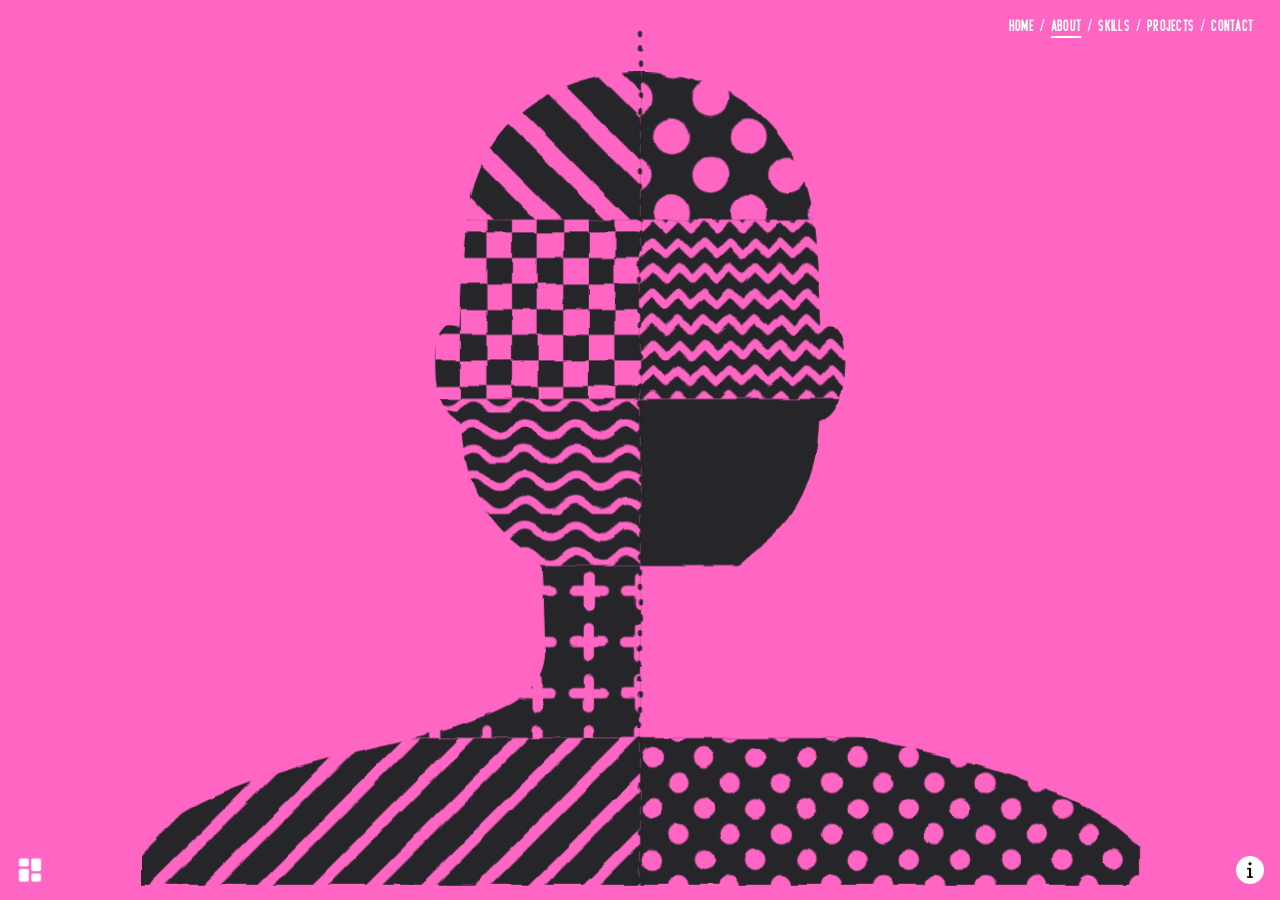
<file: protfolio/about.html>
<!doctype html>
<html lang="en">
<head>
  <meta charset="utf-8">
  <meta name="viewport" content="width=device-width, initial-scale=1">
  <meta name="description" content="About Megharaju, education, interests, and approach to data.">
  <title>Megharaju | About</title>
  <link rel="stylesheet" href="style.css?v=smaller-touch-shortcuts-20261014">
  <style>html, body.about, body.about #main-content, body.about #about-top { background-color: #ff66c4 !important; }</style>
</head>
<body class="about">
<nav class="site-nav" aria-label="Main navigation"><a href="index.html">Home</a><span>/</span><a href="about.html" aria-current="page">About</a><span>/</span><a href="skills.html">Skills</a><span>/</span><a href="projects.html">Projects</a><span>/</span><a href="contact.html">Contact</a></nav>
<a class="home-nav-button" href="index.html#slide-1" aria-label="Go to home page" title="Home">
  <img class="home-nav-filled" src="assets/home%20navigation%20button/elements.png" alt="">
  <img class="home-nav-outline" src="assets/home%20navigation%20button/elements%20(1).png" alt="">
</a>
<div class="profile-shortcuts-dock">
  <button class="profile-shortcuts-toggle" type="button" aria-label="Open profile links" aria-expanded="false" aria-controls="profile-shortcuts-panel">
    <img src="assets/home%20navigation%20button/info%20button.png" alt="">
  </button>
  <nav class="profile-shortcuts-panel" id="profile-shortcuts-panel" aria-label="Social and contact links" hidden>
    <a href="https://www.linkedin.com/in/vakiti-megharaju-5705373a5" target="_blank" rel="noopener noreferrer" aria-label="LinkedIn">
      <img src="assets/icons/profile%20link%20logos/linkedin%20logo.svg" alt=""><span>LinkedIn</span>
    </a>
    <a href="https://github.com/Megharaju-Vakiti" target="_blank" rel="noopener noreferrer" aria-label="GitHub profile">
      <img src="assets/icons/profile%20link%20logos/Github%20logo.svg" alt=""><span>GitHub</span>
    </a>
    <a href="tel:+919182317914" aria-label="Phone">
      <img src="assets/icons/profile%20link%20logos/phone%20logo.svg" alt=""><span>Phone</span>
    </a>
    <a href="mailto:megharajuvakiti124@gmail.com" aria-label="Mail">
      <img src="assets/icons/profile%20link%20logos/mail%20logo.svg" alt=""><span>Mail</span>
    </a>
  </nav>
</div><main id="main-content">
<section id="about-top" class="explore-screen">
  <iframe class="explore-face" src="assets/Explore%20face%20SVG/Pattern%20Head.html?v=pink-canvas-v1-20261014" title="Interactive patterned head artwork"></iframe>
  <div class="explore-cta">
    <h1><a href="#about-categories">Explore</a></h1>
  </div>
</section>
<section id="about-categories" class="about-categories" aria-label="About categories">
  <a class="about-back about-back-explore" href="#about-top" aria-label="Back to Explore"><img src="assets/project%20monitor/close.svg" alt=""></a>
  <div class="category-grid">
    <a class="category-card category-card--love" href="#what-i-love" aria-label="What I Love">
      <div class="category-art-wrap">
        <img class="category-art category-outline-art" src="assets/icons/barin,%20heart,%20hand%20outline/heart%20outline.svg?v=illustration-trace-20261014" alt="" aria-hidden="true">
        <img class="category-art category-art-filled" src="assets/icons/brain,%20hand,%20heart/heart.svg?v=illustration-trace-20261014" alt="" aria-hidden="true">
        <span class="category-label" aria-hidden="true">What I Love</span>
      </div>
    </a>
    <a class="category-card category-card--education" href="#education" aria-label="Education">
      <div class="category-art-wrap">
        <img class="category-art category-outline-art" src="assets/icons/barin,%20heart,%20hand%20outline/brain%20outline.svg?v=illustration-trace-20261014" alt="" aria-hidden="true">
        <img class="category-art category-art-filled" src="assets/icons/brain,%20hand,%20heart/brain.svg?v=illustration-trace-20261014" alt="" aria-hidden="true">
        <span class="category-label" aria-hidden="true">Education</span>
      </div>
    </a>
    <a class="category-card category-card--hand" href="#core" aria-label="Core">
      <div class="category-art-wrap">
        <img class="category-art category-outline-art" src="assets/icons/barin,%20heart,%20hand%20outline/hand%20outline.svg?v=original-hand-art-v2-20261014" alt="" aria-hidden="true">
        <img class="category-art category-art-filled" src="assets/icons/brain,%20hand,%20heart/hand.svg?v=original-hand-art-v2-20261014" alt="" aria-hidden="true">
        <span class="category-label" aria-hidden="true">Core</span>
      </div>
    </a>
  </div>
</section>
<section id="core" class="about-detail core-detail">
  <div class="about-illustration"><img src="assets/icons/compass%20(Core)/compass%20transparent.png?v=compass-alpha-repaired-20261014" alt="Compass illustration"></div>
  <div class="about-copy"><a class="about-back" href="#about-categories" aria-label="Back to About categories"><img src="assets/project%20monitor/close.svg" alt=""></a><h2>Core Info</h2><p>I'm a fresh graduate passionate about data and technology. I believe turning information into insight is essential, so I combine analysis, tools and clear communication to solve business problems.</p><div class="social-row"><a href="https://www.linkedin.com/in/vakiti-megharaju-5705373a5" target="_blank" rel="noopener noreferrer" aria-label="LinkedIn"><img class="profile-icon" src="assets/icons/profile%20link%20logos/linkedin%20logo.svg" alt=""></a><a href="https://github.com/Megharaju-Vakiti" target="_blank" rel="noopener noreferrer" aria-label="GitHub profile"><img class="profile-icon" src="assets/icons/profile%20link%20logos/Github%20logo.svg" alt=""></a><a href="mailto:megharajuvakiti124@gmail.com" aria-label="Email"><img class="profile-icon" src="assets/icons/profile%20link%20logos/mail%20logo.svg" alt=""></a><a href="tel:+919182317914" aria-label="Phone"><img class="profile-icon" src="assets/icons/profile%20link%20logos/phone%20logo.svg" alt=""></a></div></div>
</section>
<section id="education" class="about-detail education-detail">
  <div class="about-illustration"><img src="assets/icons/education/education%20logo.svg" alt="Education illustration"></div>
  <div class="about-copy"><a class="about-back" href="#about-categories" aria-label="Back to About categories"><img src="assets/project%20monitor/close.svg" alt=""></a><h2>Education</h2>
    <div class="education-credentials">
      <p class="education-qualification">Bachelor of Commerce in Computer Applications</p>
      <p>Spandana Degree &amp; PG College | CGPA: 7.81/10</p>
    </div>
    <p class="education-summary">My degree built a strong foundation in commerce, business operations, and computer applications. I have complemented that background with practical learning in data analysis and business intelligence, developing the ability to turn information into clear, actionable insights for business decisions.</p>
  </div>
</section>
<section id="what-i-love" class="about-detail love-detail">
  <a class="about-back" href="#about-categories" aria-label="Back to About categories"><img src="assets/project%20monitor/close.svg" alt=""></a>
  <div class="about-copy"><h2>I Love</h2><div class="interest-grid">
    <div><span class="interest-icon"><img class="interest-image" src="assets/icons/what%20i%20love/digital%20logo.svg" alt=""></span><h3>Digital</h3></div><div><span class="interest-icon"><img class="interest-image" src="assets/icons/what%20i%20love/family%20icon.svg" alt=""></span><h3>My Family</h3></div><div><span class="interest-icon"><img class="interest-image" src="assets/icons/what%20i%20love/travelling%20logo.svg" alt=""></span><h3>Travelling</h3></div><div><span class="interest-icon"><img class="interest-image" src="assets/icons/what%20i%20love/blackhole.svg" alt=""></span><h3>Interstellar</h3></div>
    <div><span class="interest-icon"><img class="interest-image" src="assets/icons/what%20i%20love/bing%20bang%20theory%20logo.svg" alt=""></span><h3>Big Bang Theory</h3></div><div><span class="interest-icon"><img class="interest-image" src="assets/icons/what%20i%20love/food%20logo.svg" alt=""></span><h3>Food</h3></div><div><span class="interest-icon"><img class="interest-image" src="assets/icons/what%20i%20love/android%20logo.svg" alt=""></span><h3>Android</h3></div><div><span class="interest-icon"><img class="interest-image" src="assets/icons/what%20i%20love/games.svg" alt=""></span><h3>Games</h3></div>
  </div></div>
</section>
</main>
<script src="script.js?v=explore-sync-20261014" defer></script>
</body>
</html>
</file>
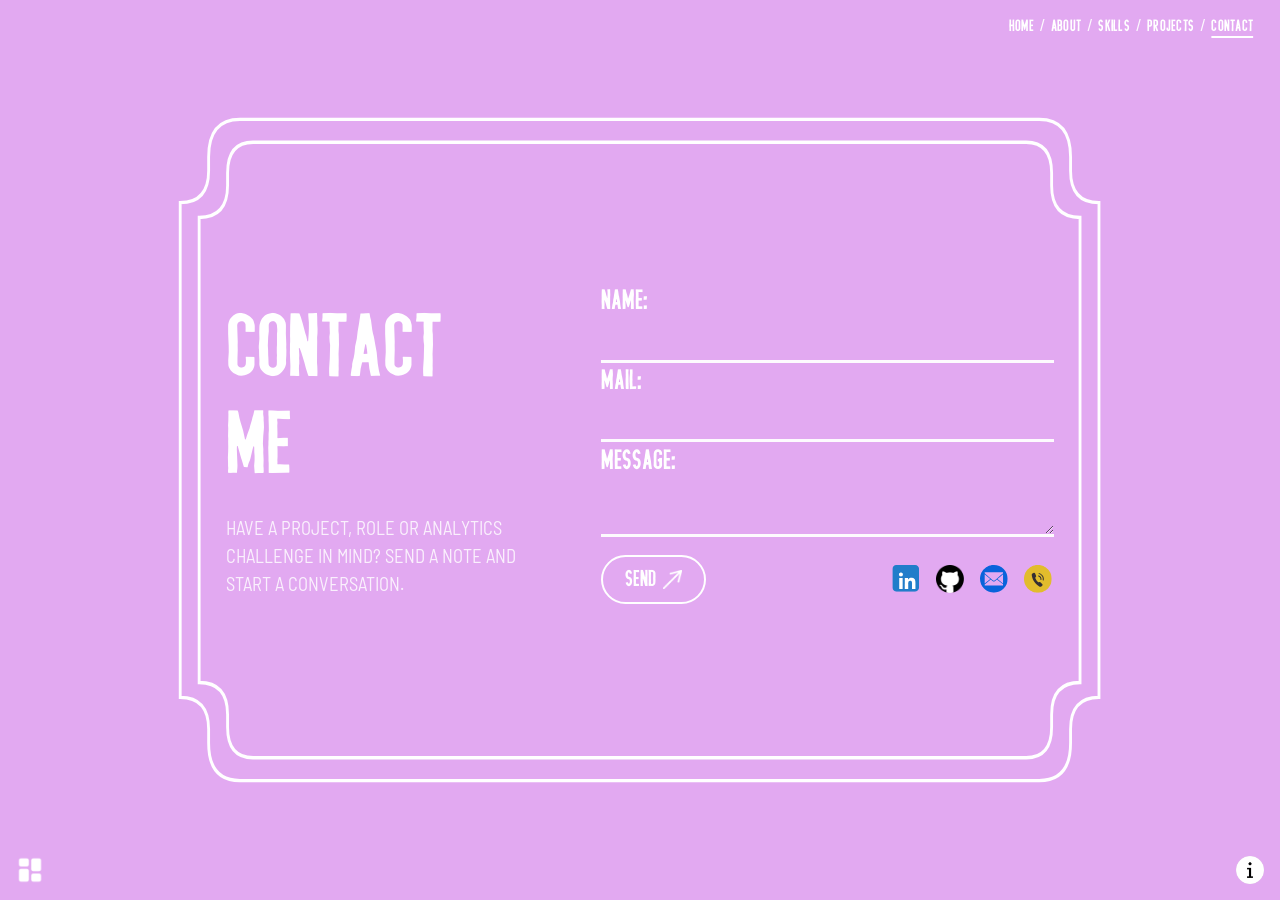
<file: protfolio/contact.html>
<!doctype html>
<html lang="en">
<head>
  <meta charset="utf-8">
  <meta name="viewport" content="width=device-width, initial-scale=1">
  <meta name="description" content="Contact Megharaju about an analytics project or opportunity.">
  <title>Megharaju | Contact</title>
  <link rel="stylesheet" href="style.css?v=smaller-touch-shortcuts-20261014">
</head>
<body class="contact">
<nav class="site-nav" aria-label="Main navigation"><a href="index.html">Home</a><span>/</span><a href="about.html">About</a><span>/</span><a href="skills.html">Skills</a><span>/</span><a href="projects.html">Projects</a><span>/</span><a href="contact.html" aria-current="page">Contact</a></nav>
<a class="home-nav-button" href="index.html#slide-1" aria-label="Go to home page" title="Home">
  <img class="home-nav-filled" src="assets/home%20navigation%20button/elements.png" alt="">
  <img class="home-nav-outline" src="assets/home%20navigation%20button/elements%20(1).png" alt="">
</a>
<div class="profile-shortcuts-dock">
  <button class="profile-shortcuts-toggle" type="button" aria-label="Open profile links" aria-expanded="false" aria-controls="profile-shortcuts-panel">
    <img src="assets/home%20navigation%20button/info%20button.png" alt="">
  </button>
  <nav class="profile-shortcuts-panel" id="profile-shortcuts-panel" aria-label="Social and contact links" hidden>
    <a href="https://www.linkedin.com/in/vakiti-megharaju-5705373a5" target="_blank" rel="noopener noreferrer" aria-label="LinkedIn">
      <img src="assets/icons/profile%20link%20logos/linkedin%20logo.svg" alt=""><span>LinkedIn</span>
    </a>
    <a href="https://github.com/Megharaju-Vakiti" target="_blank" rel="noopener noreferrer" aria-label="GitHub profile">
      <img src="assets/icons/profile%20link%20logos/Github%20logo.svg" alt=""><span>GitHub</span>
    </a>
    <a href="tel:+919182317914" aria-label="Phone">
      <img src="assets/icons/profile%20link%20logos/phone%20logo.svg" alt=""><span>Phone</span>
    </a>
    <a href="mailto:megharajuvakiti124@gmail.com" aria-label="Mail">
      <img src="assets/icons/profile%20link%20logos/mail%20logo.svg" alt=""><span>Mail</span>
    </a>
  </nav>
</div><main id="main-content">
<section class="contact-screen"><div class="contact-frame">
  <svg class="contact-frame-art" viewBox="0 0 1000 600" preserveAspectRatio="none" aria-hidden="true"><path d="M78 10H922Q955 10 955 43V55Q955 83 985 83V517Q955 517 955 545V557Q955 590 922 590H78Q45 590 45 557V545Q45 517 15 517V83Q45 83 45 55V43Q45 10 78 10Z"/><path d="M92 30H908Q935 30 935 57V68Q935 96 965 96V504Q935 504 935 532V543Q935 570 908 570H92Q65 570 65 543V532Q65 504 35 504V96Q65 96 65 68V57Q65 30 92 30Z"/></svg>
  <div class="contact-intro"><h1>Contact<br>Me</h1><p>Have a project, role or analytics challenge in mind? Send a note and start a conversation.</p></div>
  <form class="contact-form" id="contact-form"><label for="name">Name:</label><input id="name" name="name" autocomplete="name" required><label for="email">Mail:</label><input id="email" name="email" type="email" autocomplete="email" required><label for="message">Message:</label><textarea id="message" name="message" rows="2" required></textarea><p class="form-note" id="form-note" aria-live="polite"></p><div class="contact-actions"><button type="submit">Send <img class="send-arrow-image" src="assets/icons/send%20arrow.png" alt=""></button><div class="social-row"><a href="https://www.linkedin.com/in/vakiti-megharaju-5705373a5" target="_blank" rel="noopener noreferrer" aria-label="LinkedIn"><img class="profile-icon" src="assets/icons/profile%20link%20logos/linkedin%20logo.svg" alt=""></a><a href="https://github.com/Megharaju-Vakiti" target="_blank" rel="noopener noreferrer" aria-label="GitHub profile"><img class="profile-icon" src="assets/icons/profile%20link%20logos/Github%20logo.svg" alt=""></a><a href="mailto:megharajuvakiti124@gmail.com?subject=Portfolio%20inquiry" aria-label="Email"><img class="profile-icon" src="assets/icons/profile%20link%20logos/mail%20logo.svg" alt=""></a><a href="tel:+919182317914" aria-label="Phone"><img class="profile-icon" src="assets/icons/profile%20link%20logos/phone%20logo.svg" alt=""></a></div></div></form>
</div></section>
</main>
<script src="script.js?v=explore-sync-20261014" defer></script>
</body>
</html>
</file>
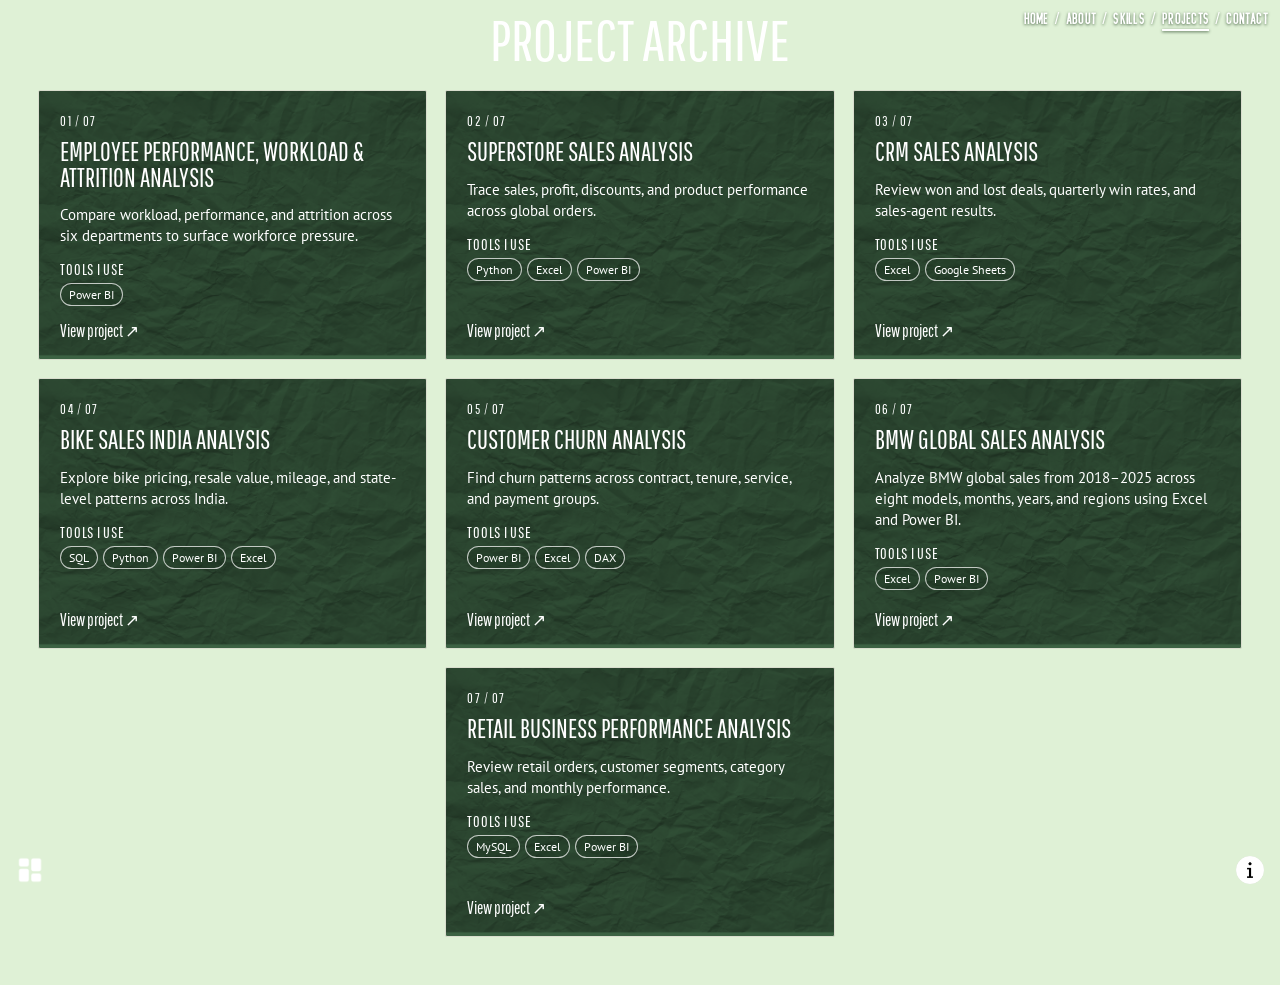
<file: protfolio/projects.html>
<!doctype html>
<html lang="en">
<head>
  <meta charset="utf-8">
  <meta name="viewport" content="width=device-width, initial-scale=1">
  <meta name="description" content="Explore seven data analysis projects through interactive dashboard showcases.">
  <title>Megharaju | Projects</title>
  <link rel="stylesheet" href="style.css?v=monitor-info-scroll-20261014">
  <link rel="preconnect" href="https://fonts.googleapis.com">
  <link rel="preconnect" href="https://fonts.gstatic.com" crossorigin>
  <link href="https://fonts.googleapis.com/css2?family=Pathway+Gothic+One&family=PT+Sans:wght@400;700&display=swap" rel="stylesheet">
</head>
<body class="projects">
<nav class="site-nav" aria-label="Main navigation"><a href="index.html">Home</a><span>/</span><a href="about.html">About</a><span>/</span><a href="skills.html">Skills</a><span>/</span><a href="projects.html" aria-current="page">Projects</a><span>/</span><a href="contact.html">Contact</a></nav>
<a class="home-nav-button" href="index.html#slide-1" aria-label="Go to home page" title="Home">
  <img class="home-nav-filled" src="assets/home%20navigation%20button/elements.png" alt="">
  <img class="home-nav-outline" src="assets/home%20navigation%20button/elements%20(1).png" alt="">
</a>
<div class="profile-shortcuts-dock">
  <button class="profile-shortcuts-toggle" type="button" aria-label="Open profile links" aria-expanded="false" aria-controls="profile-shortcuts-panel">
    <img src="assets/home%20navigation%20button/info%20button.png" alt="">
  </button>
  <nav class="profile-shortcuts-panel" id="profile-shortcuts-panel" aria-label="Social and contact links" hidden>
    <a href="https://www.linkedin.com/in/vakiti-megharaju-5705373a5" target="_blank" rel="noopener noreferrer" aria-label="LinkedIn">
      <img src="assets/icons/profile%20link%20logos/linkedin%20logo.svg" alt=""><span>LinkedIn</span>
    </a>
    <a href="https://github.com/Megharaju-Vakiti" target="_blank" rel="noopener noreferrer" aria-label="GitHub profile">
      <img src="assets/icons/profile%20link%20logos/Github%20logo.svg" alt=""><span>GitHub</span>
    </a>
    <a href="tel:+919182317914" aria-label="Phone">
      <img src="assets/icons/profile%20link%20logos/phone%20logo.svg" alt=""><span>Phone</span>
    </a>
    <a href="mailto:megharajuvakiti124@gmail.com" aria-label="Mail">
      <img src="assets/icons/profile%20link%20logos/mail%20logo.svg" alt=""><span>Mail</span>
    </a>
  </nav>
</div><main id="main-content" class="project-showcase">
  <section class="project-category-page" aria-labelledby="projects-heading">
    <header class="project-category-heading">
      <h1 id="projects-heading">Project Archive</h1>
    </header>
    <div class="project-paper-grid" id="project-paper-grid" aria-label="Seven data analysis projects"></div>
  </section>
  <div class="monitor-stage" id="monitor-stage" aria-hidden="true">
    <div class="showcase-monitor" id="showcase-monitor">
      <svg class="monitor-frame" id="monitor-frame" aria-hidden="true"></svg>
      <div class="monitor-screen">
        <div class="monitor-layout">
          <section class="monitor-gallery" aria-label="Project dashboard previews">
            <div class="dashboard-view"><img id="project-dashboard" src="assets/projects-images/Employee workload and attrition analysis dashboard.png" alt=""></div>
            <div class="monitor-thumbnails" id="project-thumbnails" aria-label="Choose a project">
      <button class="monitor-thumb" type="button" data-project-index="0" aria-label="Show Employee Performance, Workload & Attrition Analysis" aria-current="false"><img src="assets/projects-images/Employee workload and attrition analysis dashboard.png" alt=""></button>
      <button class="monitor-thumb" type="button" data-project-index="1" aria-label="Show Superstore Sales Analysis" aria-current="false"><img src="assets/projects-images/global retail sales analysis dashboard.png" alt=""></button>
      <button class="monitor-thumb" type="button" data-project-index="2" aria-label="Show CRM Sales Analysis" aria-current="false"><img src="assets/projects-images/CRM sales dashboard.png" alt=""></button>
      <button class="monitor-thumb" type="button" data-project-index="3" aria-label="Show Bike Sales India Analysis" aria-current="false"><img src="assets/projects-images/Bike sales analysis Dashboard.png" alt=""></button>
      <button class="monitor-thumb" type="button" data-project-index="4" aria-label="Show Customer Churn Analysis" aria-current="false"><img src="assets/projects-images/customer churn dashboard.png" alt=""></button>
      <button class="monitor-thumb" type="button" data-project-index="5" aria-label="Show BMW Global Sales Analysis" aria-current="false"><img src="assets/projects-images/BMW sales Analysis.png" alt=""></button>
      <button class="monitor-thumb" type="button" data-project-index="6" aria-label="Show Retail Business Performance Analysis" aria-current="false"><img src="assets/projects-images/retail business performanca analysis.png" alt=""></button>
            </div>
          </section>
          <section class="monitor-details" aria-live="polite">
            <button class="monitor-icon monitor-close" id="project-close" type="button" aria-label="Close project monitor"><img src="assets/project%20monitor/close.svg" alt=""></button>
            <div class="monitor-kicker">Project</div>
            <h1 id="project-title">Employee Performance, Workload & Attrition Analysis</h1>
            <h2>About</h2>
            <div class="monitor-copy" tabindex="0" role="region" aria-label="Project information"><div id="project-description"></div><ul class="monitor-tags" id="project-tags"></ul></div>
            <div class="monitor-footer"><a class="monitor-launch" id="project-link" href="https://github.com/Megharaju-Vakiti/Employee_performance_workload_attrition_analysis_" target="_blank" rel="noopener noreferrer"><svg width="18" height="18" viewBox="0 0 18 18" fill="none" stroke="currentColor" stroke-width="1.6" stroke-linecap="round" aria-hidden="true"><path d="M7 3H3.5v11.5H15V11M10 3h5v5M15 3l-6.5 6.5"/></svg>Launch</a>
              <div class="monitor-controls"><span id="project-count">1 / 7</span><button class="monitor-icon" id="project-prev" type="button" aria-label="Previous project"><svg viewBox="0 0 48 48" aria-hidden="true"><path class="hand-circle" d="M25.2 3.6C37 3.2 44.6 12.4 44.4 24.6C44.2 36.8 36 44.6 23.4 44.3C11.4 44 3.2 35.6 3.7 23.2C4.1 11.6 12.6 4.2 24.8 3.4"/><path d="M33.5 24.2L14.6 24.6M22 16.2L14 24.5L22.2 32.8"/></svg></button><button class="monitor-icon" id="project-next" type="button" aria-label="Next project"><svg viewBox="0 0 48 48" aria-hidden="true"><path class="hand-circle" d="M25.2 3.6C37 3.2 44.6 12.4 44.4 24.6C44.2 36.8 36 44.6 23.4 44.3C11.4 44 3.2 35.6 3.7 23.2C4.1 11.6 12.6 4.2 24.8 3.4"/><path d="M14.5 24.2L33.4 24.6M26 16.2L34 24.5L25.8 32.8"/></svg></button></div>
            </div>
          </section>
        </div>
      </div>
    </div>
  </div>
</main>
<script src="projects.js?v=monitor-info-scroll-20261014" defer></script>
<script src="script.js?v=explore-sync-20261014" defer></script>
</body>
</html>
</file>
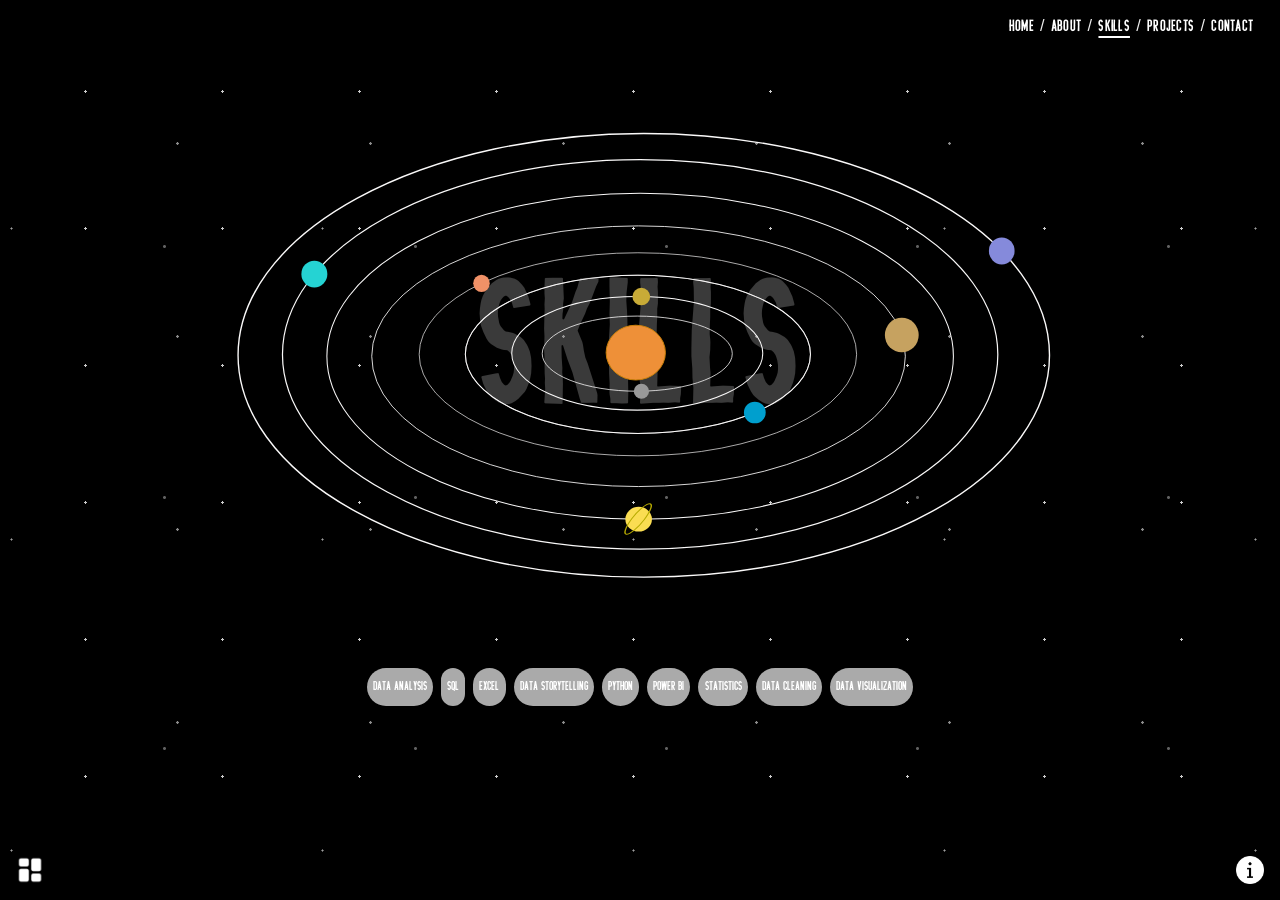
<file: protfolio/skills.html>
<!doctype html>
<html lang="en">
<head>
  <meta charset="utf-8">
  <meta name="viewport" content="width=device-width, initial-scale=1">
  <meta name="description" content="Megharaju’s data analysis, SQL, Excel, Python, Power BI, statistics and visualization skills.">
  <title>Megharaju | Skills</title>
  <link rel="stylesheet" href="style.css?v=smaller-touch-shortcuts-20261014">
</head>
<body class="skills">
<nav class="site-nav" aria-label="Main navigation"><a href="index.html">Home</a><span>/</span><a href="about.html">About</a><span>/</span><a href="skills.html" aria-current="page">Skills</a><span>/</span><a href="projects.html">Projects</a><span>/</span><a href="contact.html">Contact</a></nav>
<a class="home-nav-button" href="index.html#slide-1" aria-label="Go to home page" title="Home">
  <img class="home-nav-filled" src="assets/home%20navigation%20button/elements.png" alt="">
  <img class="home-nav-outline" src="assets/home%20navigation%20button/elements%20(1).png" alt="">
</a>
<div class="profile-shortcuts-dock">
  <button class="profile-shortcuts-toggle" type="button" aria-label="Open profile links" aria-expanded="false" aria-controls="profile-shortcuts-panel">
    <img src="assets/home%20navigation%20button/info%20button.png" alt="">
  </button>
  <nav class="profile-shortcuts-panel" id="profile-shortcuts-panel" aria-label="Social and contact links" hidden>
    <a href="https://www.linkedin.com/in/vakiti-megharaju-5705373a5" target="_blank" rel="noopener noreferrer" aria-label="LinkedIn">
      <img src="assets/icons/profile%20link%20logos/linkedin%20logo.svg" alt=""><span>LinkedIn</span>
    </a>
    <a href="https://github.com/Megharaju-Vakiti" target="_blank" rel="noopener noreferrer" aria-label="GitHub profile">
      <img src="assets/icons/profile%20link%20logos/Github%20logo.svg" alt=""><span>GitHub</span>
    </a>
    <a href="tel:+919182317914" aria-label="Phone">
      <img src="assets/icons/profile%20link%20logos/phone%20logo.svg" alt=""><span>Phone</span>
    </a>
    <a href="mailto:megharajuvakiti124@gmail.com" aria-label="Mail">
      <img src="assets/icons/profile%20link%20logos/mail%20logo.svg" alt=""><span>Mail</span>
    </a>
  </nav>
</div><main id="main-content">
<section id="skills-main" class="skills-overview"><div class="solar-orbit"><h1 class="skills-title">Skills</h1>


<svg role="img" aria-label="Illustrated solar system representing data skills"
   width="182mm"
   height="110mm"
   viewBox="24 80 182 110"
   preserveAspectRatio="xMidYMid meet"
   version="1.1"
   id="svg1"
   inkscape:export-filename="solar system.svg"
   inkscape:export-xdpi="96"
   inkscape:export-ydpi="96"
   sodipodi:docname="solar system.svg"
   xmlns:inkscape="http://www.inkscape.org/namespaces/inkscape"
   xmlns:sodipodi="http://sodipodi.sourceforge.net/DTD/sodipodi-0.dtd"
   xmlns="http://www.w3.org/2000/svg"
   xmlns:svg="http://www.w3.org/2000/svg">
  <sodipodi:namedview
     id="namedview1"
     pagecolor="#505050"
     bordercolor="#eeeeee"
     borderopacity="1"
     inkscape:showpageshadow="0"
     inkscape:pageopacity="0"
     inkscape:pagecheckerboard="0"
     inkscape:deskcolor="#505050"
     inkscape:document-units="mm"
     showguides="true"
     inkscape:export-bgcolor="#ffffff00"
     inkscape:zoom="1.3772587"
     inkscape:cx="337.6272"
     inkscape:cy="499.90608"
     inkscape:window-width="1920"
     inkscape:window-height="991"
     inkscape:window-x="-32000"
     inkscape:window-y="-32000"
     inkscape:window-maximized="0"
     inkscape:current-layer="layer1">
    <inkscape:page
       x="0"
       y="0"
       width="210"
       height="297"
       id="page2"
       margin="0"
       bleed="0" />
  </sodipodi:namedview>
  <defs
     id="defs1" />
  <g
     inkscape:label="Layer 1"
     inkscape:groupmode="layer"
     id="layer1"
     style="display:inline">
    <ellipse
       style="fill:none;fill-opacity:1;fill-rule:evenodd;stroke:#5f5f5f;stroke-width:0;stroke-dasharray:none;stroke-opacity:0.996552"
       id="path34"
       cx="-135.14197"
       cy="130.7099"
       rx="96.822769"
       ry="41.303364"
       transform="rotate(-90)" />
    <ellipse
       style="fill:#ee9038;fill-opacity:1;fill-rule:evenodd;stroke:#cb800a;stroke-width:0.211216;stroke-dasharray:none;stroke-dashoffset:0;stroke-opacity:0.996552"
       id="path41"
       cx="-135.55264"
       cy="114.06211"
       rx="5.7931886"
       ry="6.2686324"
       transform="rotate(-90)"  data-orbit-body="sun" />
    <ellipse
       style="fill:none;stroke:#fbfafa;stroke-width:0.165;stroke-dasharray:none;stroke-opacity:0.996552"
       id="path30"
       cx="114.3784"
       cy="135.77341"
       rx="20.104517"
       ry="7.9467182" />
    <ellipse
       style="fill:none;stroke:#fbfafa;stroke-width:0.216;stroke-dasharray:none;stroke-opacity:0.996552"
       id="ellipse39"
       cx="114.3784"
       cy="135.70547"
       rx="26.549528"
       ry="12.014506" />
    <ellipse
       style="fill:none;stroke:#fbfafa;stroke-width:0.214;stroke-dasharray:none;stroke-opacity:0.996552"
       id="ellipse40"
       cx="114.51424"
       cy="135.90923"
       rx="36.502766"
       ry="16.737856" />
    <ellipse
       style="fill:none;stroke:#fbfafa;stroke-width:0.114;stroke-dasharray:none;stroke-opacity:0.996552"
       id="ellipse41"
       cx="114.51424"
       cy="135.90923"
       rx="36.502766"
       ry="16.737856" />
    <ellipse
       style="fill:none;stroke:#fbfafa;stroke-width:0.145383;stroke-dasharray:none;stroke-opacity:0.996552"
       id="ellipse42"
       cx="114.51424"
       cy="135.90924"
       rx="46.267651"
       ry="21.47661" />
    <ellipse
       style="fill:none;stroke:#fbfafa;stroke-width:0.18193;stroke-dasharray:none;stroke-opacity:0.996552"
       id="ellipse43"
       cx="114.65008"
       cy="136.31677"
       rx="56.437481"
       ry="27.571198" />
    <ellipse
       style="fill:none;stroke:#fbfafa;stroke-width:0.220456;stroke-dasharray:none;stroke-opacity:0.996552"
       id="ellipse44"
       cx="114.98969"
       cy="136.31677"
       rx="66.266716"
       ry="34.479843" />
    <ellipse
       style="fill:none;stroke:#fbfafa;stroke-width:0.257454;stroke-dasharray:none;stroke-opacity:0.996552"
       id="ellipse45"
       cx="114.98969"
       cy="135.93257"
       rx="75.661537"
       ry="41.18515" />
    <ellipse
       style="fill:none;stroke:#fbfafa;stroke-width:0.292704;stroke-dasharray:none;stroke-opacity:0.996552"
       id="ellipse46"
       cx="115.75813"
       cy="136.12469"
       rx="85.825668"
       ry="46.930786" />
    <ellipse
       style="fill:#999999;fill-opacity:1;fill-rule:evenodd;stroke:none;stroke-width:0.294156;stroke-dasharray:none;stroke-dashoffset:0;stroke-opacity:0.996552"
       id="ellipse47"
       cx="-135.773410"
       cy="94.273883"
       rx="1.577011"
       ry="1.616798"
       transform="rotate(-90)" data-orbit-body="mercury" data-orbit-rx="20.104517" data-orbit-ry="7.946718" data-orbit-phase="0.14" data-orbit-base-transform="rotate(-90)"></ellipse>
    <ellipse
       style="fill:#c8ab37;fill-opacity:1;fill-rule:evenodd;stroke:none;stroke-width:0.282428;stroke-dasharray:none;stroke-dashoffset:0;stroke-opacity:0.996552"
       id="ellipse48"
       cx="-135.705470"
       cy="87.828872"
       rx="1.8474709"
       ry="1.8790177"
       transform="rotate(-90)" data-orbit-body="venus" data-orbit-rx="26.549528" data-orbit-ry="12.014506" data-orbit-phase="0.67" data-orbit-base-transform="rotate(-90)"></ellipse>
    <ellipse
       style="fill:#f09167;fill-opacity:1;fill-rule:evenodd;stroke:none;stroke-width:0.0626589;stroke-dasharray:none;stroke-dashoffset:0;stroke-opacity:0.996552"
       id="ellipse49"
       cx="-135.909240"
       cy="68.246589"
       rx="1.8279502"
       ry="1.7483766"
       transform="rotate(-90)" data-orbit-body="mars" data-orbit-rx="46.267651" data-orbit-ry="21.47661" data-orbit-phase="0.83" data-orbit-base-transform="rotate(-90)"></ellipse>
    <ellipse
       style="fill:#009fce;fill-opacity:1;fill-rule:evenodd;stroke:none;stroke-width:0.0803927;stroke-dasharray:none;stroke-dashoffset:0;stroke-opacity:0.996552"
       id="ellipse50"
       cx="-135.909230"
       cy="78.011474"
       rx="2.2866607"
       ry="2.3007281"
       transform="rotate(-90)" data-orbit-body="earth" data-orbit-rx="36.502766" data-orbit-ry="16.737856" data-orbit-phase="0.31" data-orbit-base-transform="rotate(-90)"></ellipse>
    <ellipse
       style="fill:#c6a260;fill-opacity:1;fill-rule:evenodd;stroke:none;stroke-width:0.126666;stroke-dasharray:none;stroke-dashoffset:0;stroke-opacity:0.996552"
       id="ellipse51"
       cx="-136.316770"
       cy="58.212599"
       rx="3.6480296"
       ry="3.5801103"
       transform="rotate(-90)" data-orbit-body="jupiter" data-orbit-rx="56.437481" data-orbit-ry="27.571198" data-orbit-phase="0.49" data-orbit-base-transform="rotate(-90)"></ellipse>
    <ellipse
       style="fill:#25d3d3;fill-opacity:1;fill-rule:evenodd;stroke:none;stroke-width:0.0978998;stroke-dasharray:none;stroke-dashoffset:0;stroke-opacity:0.996552"
       id="ellipse52"
       cx="-135.932570"
       cy="39.328153"
       rx="2.8391485"
       ry="2.7479222"
       transform="rotate(-90)" data-orbit-body="uranus" data-orbit-rx="75.661537" data-orbit-ry="41.18515" data-orbit-phase="0.91" data-orbit-base-transform="rotate(-90)"></ellipse>
    <ellipse
       style="fill:#858adb;fill-opacity:1;fill-rule:evenodd;stroke:none;stroke-width:0.0975691;stroke-dasharray:none;stroke-dashoffset:0;stroke-opacity:0.996552"
       id="ellipse53"
       cx="-136.124690"
       cy="29.932462"
       rx="2.8524718"
       ry="2.7166312"
       transform="rotate(-90)" data-orbit-body="neptune" data-orbit-rx="85.825668" data-orbit-ry="46.930786" data-orbit-phase="0.56" data-orbit-base-transform="rotate(-90)"></ellipse>
    <g
       id="g56"
       transform="translate(-125.925882,27.964109)" data-orbit-body="saturn" data-orbit-rx="66.266716" data-orbit-ry="34.479843" data-orbit-phase="0.22" data-orbit-base-transform="translate(-125.925882,27.964109)">
      <g
         id="g55"
         transform="translate(-2.305304,1.3447607)">
        <ellipse
           style="fill:#fadd52;fill-opacity:1;fill-rule:evenodd;stroke:none;stroke-width:0.0950083;stroke-dasharray:none;stroke-dashoffset:0;stroke-opacity:0.996552"
           id="ellipse54"
           cx="-107.0079"
           cy="176.95416"
           rx="2.6123359"
           ry="2.8126855"
           transform="rotate(-90)" />
        <ellipse
           style="fill:none;fill-opacity:1;fill-rule:evenodd;stroke:#b7ab00;stroke-width:0.270128;stroke-linejoin:bevel;stroke-dasharray:none;stroke-dashoffset:0;stroke-opacity:0.996552;paint-order:stroke markers fill"
           id="ellipse55"
           cx="-99.476067"
           cy="238.9539"
           rx="4.0692673"
           ry="1.2827617"
           transform="matrix(0.60784158,-0.79405832,0.99312438,0.11706395,0,0)" />
      </g>
    </g>
  </g>
</svg>
</div><div class="skill-chips"><a href="#data-analysis" data-solar-body="sun">Data Analysis</a><a href="#sql" data-solar-body="mercury">SQL</a><a href="#excel" data-solar-body="venus">Excel</a><a href="#data-storytelling" data-solar-body="earth">Data Storytelling</a><a href="#python" data-solar-body="mars">Python</a><a href="#power-bi" data-solar-body="jupiter">Power BI</a><a href="#statistics" data-solar-body="saturn">Statistics</a><a href="#data-cleaning" data-solar-body="uranus">Data Cleaning</a><a href="#data-visualization" data-solar-body="neptune">Data Visualization</a></div></section>
<section id="data-analysis" class="skill-detail"><div class="planet" data-planet="sun" aria-hidden="true"><img src="assets/planets/Sun.svg" alt=""></div><div class="skill-copy"><a class="skill-page-control skill-page-close" href="#skills-main" aria-label="Close data analysis details"><img src="assets/icons/close%20button.svg?v=one-circle-20261013" alt=""></a><p class="planet-label">Planet:</p><h2>Data Analysis</h2><p class="info-label">Info:</p><p class="skill-description">I perform data analysis by collecting, cleaning, transforming, and exploring datasets to identify patterns, trends, and meaningful insights. I use tools such as SQL, Excel, Python, and Power BI to analyze data, calculate key metrics, create visualizations, and present findings that support better business decisions.</p><div class="skill-page-arrows"><a class="skill-page-control skill-page-next" href="#sql" aria-label="Next skill: sql"><img src="assets/icons/arrow%20inside%20circle.svg?v=one-circle-20261013" alt=""></a></div></div></section>
<section id="sql" class="skill-detail"><div class="planet" data-planet="mercury" aria-hidden="true"><img src="assets/planets/mercury.svg" alt=""></div><div class="skill-copy"><a class="skill-page-control skill-page-close" href="#skills-main" aria-label="Close sql details"><img src="assets/icons/close%20button.svg?v=one-circle-20261013" alt=""></a><p class="planet-label">Planet:</p><h2>SQL</h2><p class="info-label">Info:</p><p class="skill-description">I write SQL queries to retrieve, filter, join, group, and organize data, extracting useful information from relational databases to answer business questions efficiently. I work with structured datasets to find relevant records, calculate metrics, and prepare data for further analysis and reporting.</p><div class="skill-page-arrows"><a class="skill-page-control skill-page-previous" href="#data-analysis" aria-label="Previous skill: data analysis"><img src="assets/icons/arrow%20inside%20circle.svg?v=one-circle-20261013" alt=""></a><a class="skill-page-control skill-page-next" href="#excel" aria-label="Next skill: excel"><img src="assets/icons/arrow%20inside%20circle.svg?v=one-circle-20261013" alt=""></a></div></div></section>
<section id="excel" class="skill-detail"><div class="planet" data-planet="venus" aria-hidden="true"><img src="assets/planets/venus.svg" alt=""></div><div class="skill-copy"><a class="skill-page-control skill-page-close" href="#skills-main" aria-label="Close excel details"><img src="assets/icons/close%20button.svg?v=one-circle-20261013" alt=""></a><p class="planet-label">Planet:</p><h2>Advance Excel</h2><p class="info-label">Info:</p><p class="skill-description">I organize and transform data in Excel using formulas, PivotTables, lookups, and reporting techniques to prepare structured summaries and uncover useful insights. I also build practical reports, compare business metrics, and use spreadsheets to support everyday analytical and reporting requirements.</p><div class="skill-page-arrows"><a class="skill-page-control skill-page-previous" href="#sql" aria-label="Previous skill: sql"><img src="assets/icons/arrow%20inside%20circle.svg?v=one-circle-20261013" alt=""></a><a class="skill-page-control skill-page-next" href="#data-storytelling" aria-label="Next skill: data storytelling"><img src="assets/icons/arrow%20inside%20circle.svg?v=one-circle-20261013" alt=""></a></div></div></section>
<section id="data-storytelling" class="skill-detail"><div class="planet" data-planet="earth" aria-hidden="true"><img src="assets/planets/earth.svg" alt=""></div><div class="skill-copy"><a class="skill-page-control skill-page-close" href="#skills-main" aria-label="Close data storytelling details"><img src="assets/icons/close%20button.svg?v=one-circle-20261013" alt=""></a><p class="planet-label">Planet:</p><h2>Data Storytelling</h2><p class="info-label">Info:</p><p class="skill-description">I turn complex findings into simple, meaningful stories by connecting numbers with business context and presenting insights through clear visuals and easy-to-understand narratives. I focus on explaining what the data means, why it matters, and how the findings can support better decisions.</p><div class="skill-page-arrows"><a class="skill-page-control skill-page-previous" href="#excel" aria-label="Previous skill: excel"><img src="assets/icons/arrow%20inside%20circle.svg?v=one-circle-20261013" alt=""></a><a class="skill-page-control skill-page-next" href="#python" aria-label="Next skill: python"><img src="assets/icons/arrow%20inside%20circle.svg?v=one-circle-20261013" alt=""></a></div></div></section>
<section id="python" class="skill-detail"><div class="planet" data-planet="mars" aria-hidden="true"><img src="assets/planets/mars.svg" alt=""></div><div class="skill-copy"><a class="skill-page-control skill-page-close" href="#skills-main" aria-label="Close python details"><img src="assets/icons/close%20button.svg?v=one-circle-20261013" alt=""></a><p class="planet-label">Planet:</p><h2>Python</h2><p class="info-label">Info:</p><p class="skill-description">I use Python for data analysis and exploration, working with Pandas and NumPy to process datasets and Matplotlib to create visualizations while simplifying repetitive analytical tasks. I also use Python to structure data, investigate patterns, and support efficient analytical workflows.</p><div class="skill-page-arrows"><a class="skill-page-control skill-page-previous" href="#data-storytelling" aria-label="Previous skill: data storytelling"><img src="assets/icons/arrow%20inside%20circle.svg?v=one-circle-20261013" alt=""></a><a class="skill-page-control skill-page-next" href="#power-bi" aria-label="Next skill: power bi"><img src="assets/icons/arrow%20inside%20circle.svg?v=one-circle-20261013" alt=""></a></div></div></section>
<section id="power-bi" class="skill-detail"><div class="planet" data-planet="jupiter" aria-hidden="true"><img src="assets/planets/jupiter.svg" alt=""></div><div class="skill-copy"><a class="skill-page-control skill-page-close" href="#skills-main" aria-label="Close power bi details"><img src="assets/icons/close%20button.svg?v=one-circle-20261013" alt=""></a><p class="planet-label">Planet:</p><h2>Power BI</h2><p class="info-label">Info:</p><p class="skill-description">I build interactive Power BI dashboards with KPIs, visualizations, DAX, and data models to present business performance and communicate decision-focused insights clearly. I organize information into intuitive reports, track important metrics, and make dashboards easier for users to explore and understand.</p><div class="skill-page-arrows"><a class="skill-page-control skill-page-previous" href="#python" aria-label="Previous skill: python"><img src="assets/icons/arrow%20inside%20circle.svg?v=one-circle-20261013" alt=""></a><a class="skill-page-control skill-page-next" href="#statistics" aria-label="Next skill: statistics"><img src="assets/icons/arrow%20inside%20circle.svg?v=one-circle-20261013" alt=""></a></div></div></section>
<section id="statistics" class="skill-detail"><div class="planet" data-planet="saturn" aria-hidden="true"><img src="assets/planets/saturn.svg" alt=""></div><div class="skill-copy"><a class="skill-page-control skill-page-close" href="#skills-main" aria-label="Close statistics details"><img src="assets/icons/close%20button.svg?v=one-circle-20261013" alt=""></a><p class="planet-label">Planet:</p><h2>Statistics</h2><p class="info-label">Info:</p><p class="skill-description">I use basic statistics to understand datasets through averages, distributions, comparisons, and relationships, helping me identify meaningful patterns and support reliable conclusions. I apply statistical thinking to interpret results, compare data points, and understand what the numbers are really showing.</p><div class="skill-page-arrows"><a class="skill-page-control skill-page-previous" href="#power-bi" aria-label="Previous skill: power bi"><img src="assets/icons/arrow%20inside%20circle.svg?v=one-circle-20261013" alt=""></a><a class="skill-page-control skill-page-next" href="#data-cleaning" aria-label="Next skill: data cleaning"><img src="assets/icons/arrow%20inside%20circle.svg?v=one-circle-20261013" alt=""></a></div></div></section>
<section id="data-cleaning" class="skill-detail"><div class="planet" data-planet="uranus" aria-hidden="true"><img src="assets/planets/uranus.svg" alt=""></div><div class="skill-copy"><a class="skill-page-control skill-page-close" href="#skills-main" aria-label="Close data cleaning details"><img src="assets/icons/close%20button.svg?v=one-circle-20261013" alt=""></a><p class="planet-label">Planet:</p><h2>Data Cleaning</h2><p class="info-label">Info:</p><p class="skill-description">I prepare raw datasets for analysis by handling missing values, duplicates, inconsistencies, and incorrect data types, improving data quality and making information analysis-ready. I also validate datasets, standardize information, and ensure the final data is structured and reliable for reporting.</p><div class="skill-page-arrows"><a class="skill-page-control skill-page-previous" href="#statistics" aria-label="Previous skill: statistics"><img src="assets/icons/arrow%20inside%20circle.svg?v=one-circle-20261013" alt=""></a><a class="skill-page-control skill-page-next" href="#data-visualization" aria-label="Next skill: data visualization"><img src="assets/icons/arrow%20inside%20circle.svg?v=one-circle-20261013" alt=""></a></div></div></section>
<section id="data-visualization" class="skill-detail"><div class="planet" data-planet="neptune" aria-hidden="true"><img src="assets/planets/neptune.svg" alt=""></div><div class="skill-copy"><a class="skill-page-control skill-page-close" href="#skills-main" aria-label="Close data visualization details"><img src="assets/icons/close%20button.svg?v=one-circle-20261013" alt=""></a><p class="planet-label">Planet:</p><h2>Data Visualization</h2><p class="info-label">Info:</p><p class="skill-description">I transform data into clear and informative visuals, selecting appropriate charts to highlight trends, comparisons, and patterns while making insights easier to understand. I design visuals with a focus on clarity, relevance, and effective communication of important findings.</p><div class="skill-page-arrows"><a class="skill-page-control skill-page-previous" href="#data-cleaning" aria-label="Previous skill: data cleaning"><img src="assets/icons/arrow%20inside%20circle.svg?v=one-circle-20261013" alt=""></a></div></div></section>
</main>
<script src="script.js?v=planet-art-only-zoom-20261014" defer></script>
</body>
</html>
</file>
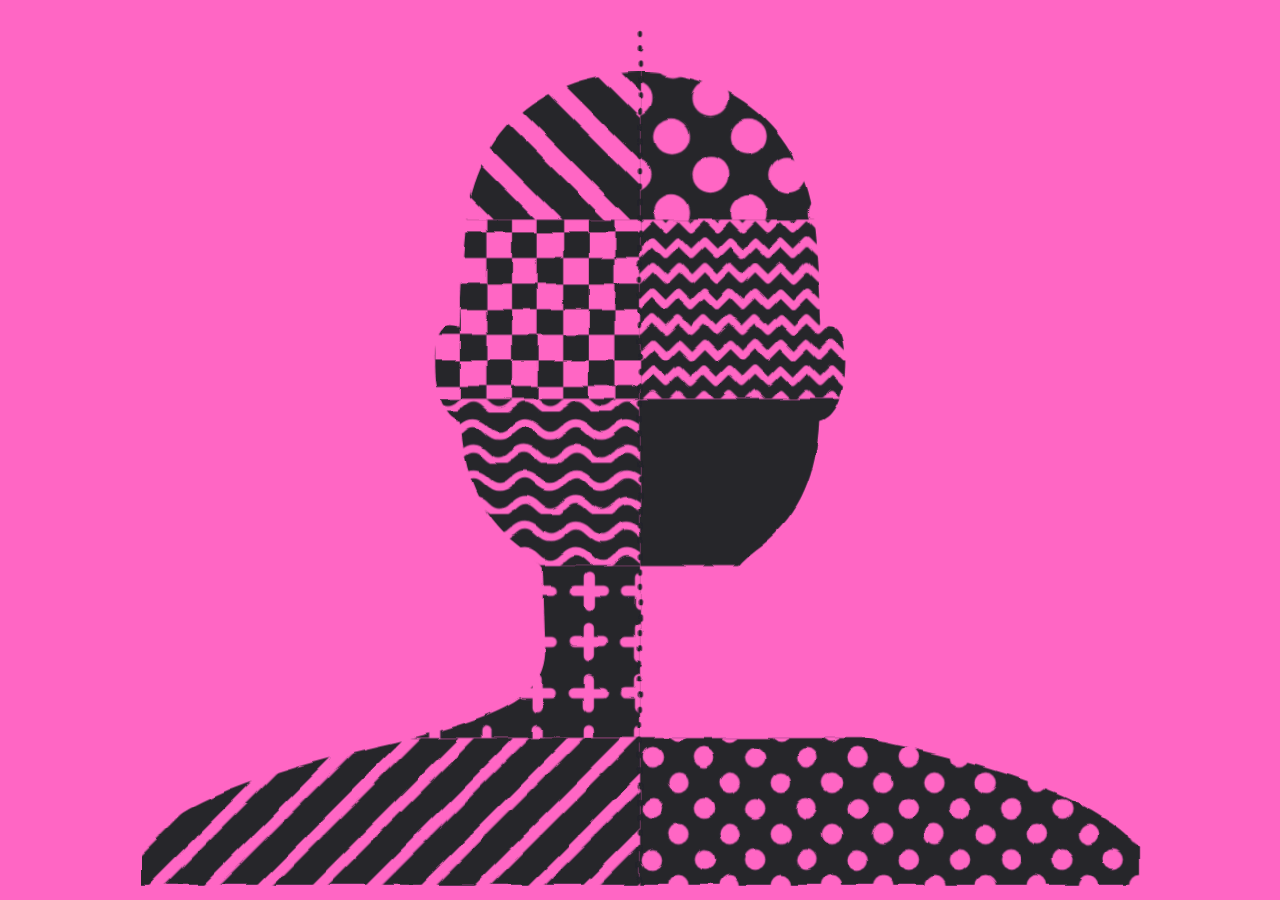
<file: assets/Explore face SVG/Pattern Head.html>
<!doctype html><html><head><meta charset=utf8><meta name=viewport content="width=device-width,initial-scale=1,viewport-fit=cover"><style>:root{color-scheme:light;box-sizing:border-box;padding-top:env(safe-area-inset-top,0px);padding-bottom:env(safe-area-inset-bottom,0px)}html{scroll-padding-top:env(safe-area-inset-top,0px)}body{margin:0;padding:0;font:14px -apple-system,BlinkMacSystemFont,sans-serif;background:#fff;color:#000}img{max-width:100%}[hidden]:not([hidden=until-found i]){display:none!important}</style></head><body>
<title>Pattern Head</title>
<meta name="claude:viewport-fit-sides" content="cover">
<style>
  /* Layout: one cut-out bust on a transparent ground, ten patches that swap patterns on hover. */
  :root {
    --fg: #25252b;
  }
  @media (prefers-color-scheme: dark) {
    :root:not([data-theme="light"]) { --fg: #f4f2f3; color-scheme: dark; }
  }
  :root[data-theme="dark"] { --fg: #f4f2f3; color-scheme: dark; }

  html, body { height: 100%; background: #ff66c4 !important; }
  body { display: grid; place-items: center; }
  main { display: grid; place-items: center; width: 100%; height: 100%; margin: 0; }
  svg { display: block; width: min(100vw, 142.857vh); height: auto; max-height: 100vh; margin: 0 auto; }
  .zone { fill: var(--fg); }
  .hit { fill: transparent; pointer-events: all; cursor: crosshair; }
  pattern { opacity: 1; transition: opacity 180ms ease; }
  .mk { fill: #000; }
  .ms { fill: none; stroke: #000; }
  .spine { stroke: var(--fg); stroke-width: 3; stroke-dasharray: 2 10; stroke-linecap: round; fill: none; }
</style>

<main>
  <svg id="bust" viewBox="0 0 1000 700" role="img" aria-label="Head and shoulders silhouette cut into patches of patterns that change when the cursor passes over them">
    <defs>
      <filter id="rough" x="-3%" y="-3%" width="106%" height="106%">
        <feTurbulence type="fractalNoise" baseFrequency="0.035" numOctaves="2" seed="5" result="n"/>
        <feDisplacementMap in="SourceGraphic" in2="n" scale="4" xChannelSelector="R" yChannelSelector="G"/>
      </filter>
      <clipPath id="sil">
        <path d="M500 55C575 55 628 100 636 175C640 215 640 240 641 255C656 248 662 262 660 290C658 312 650 326 640 328C638 368 626 400 596 424C588 430 580 436 576 442L574 505C574 540 600 556 690 578C790 600 860 625 890 660L890 690L110 690L110 660C140 625 210 600 310 578C400 556 426 540 426 505L424 442C420 436 412 430 404 424C374 400 362 368 360 328C350 326 342 312 340 290C338 262 344 248 359 255C360 240 360 215 364 175C372 100 425 55 500 55Z"/>
      </clipPath>
    </defs>
    <g filter="url(#rough)">
      <g id="zones" clip-path="url(#sil)"></g>
      <path class="spine" d="M500 24V690"/>
    </g>
  </svg>
</main>

<script>
(function () {
  var NS = 'http://www.w3.org/2000/svg';
  var svg = document.getElementById('bust');
  var zonesG = document.getElementById('zones');

  /* Pattern library. tile = repeat size, rot = base rotation, m = marks that get cut out (drawn black in the mask). */
  var D = {
    blank:   { tile: 40, rot: 0,   m: '' },
    diag:    { tile: 38, rot: 45,  m: '<rect class="mk" width="38" height="14"/>' },
    diag2:   { tile: 30, rot: -45, m: '<rect class="mk" width="30" height="9"/>' },
    hstripe: { tile: 30, rot: 0,   m: '<rect class="mk" width="30" height="11"/>' },
    vstripe: { tile: 30, rot: 0,   m: '<rect class="mk" width="11" height="30"/>' },
    dots:    { tile: 40, rot: 0,   m: '<circle class="mk" cx="10" cy="10" r="8"/><circle class="mk" cx="30" cy="30" r="8"/>' },
    bigdots: { tile: 60, rot: 0,   m: '<circle class="mk" cx="15" cy="15" r="14"/><circle class="mk" cx="45" cy="45" r="14"/>' },
    checks:  { tile: 40, rot: 0,   m: '<rect class="mk" width="20" height="20"/><rect class="mk" x="20" y="20" width="20" height="20"/>' },
    zigzag:  { tile: 40, rot: 0,   m: '<path class="ms" d="M0 17L10 7L20 17L30 7L40 17M0 37L10 27L20 37L30 27L40 37" stroke-width="6" stroke-linejoin="round" stroke-linecap="round"/>' },
    waves:   { tile: 40, rot: 0,   m: '<path class="ms" d="M0 14Q10 4 20 14T40 14M0 34Q10 24 20 34T40 34" stroke-width="6" stroke-linecap="round"/>' },
    hatch:   { tile: 40, rot: 0,   m: '<path class="ms" d="M0 0L40 40M40 0L0 40" stroke-width="6"/>' },
    tri:     { tile: 40, rot: 0,   m: '<path class="mk" d="M20 5L35 33H5Z"/>' },
    plus:    { tile: 40, rot: 0,   m: '<path class="ms" d="M20 9V31M9 20H31" stroke-width="8" stroke-linecap="round"/>' },
    rings:   { tile: 40, rot: 0,   m: '<circle class="ms" cx="20" cy="20" r="11" stroke-width="6"/>' },
    moons:   { tile: 40, rot: 0,   m: '<path class="mk" d="M5 32A15 15 0 0 1 35 32Z"/>' },
    diamond: { tile: 40, rot: 0,   m: '<path class="mk" d="M20 4L36 20L20 36L4 20Z"/>' },
    grid:    { tile: 40, rot: 0,   m: '<path class="ms" d="M0 0H40M0 0V40" stroke-width="5"/>' },
    solid:   { tile: 40, rot: 0,   m: '<rect class="mk" width="40" height="40"/>' }
  };
  var NAMES = Object.keys(D);

  /* Ten patches: two columns split by the dashed spine, five rows. */
  var COLS = [[100, 500], [500, 900]];
  var ROWS = [[30, 170], [170, 310], [310, 440], [440, 575], [575, 700]];
  var START = [
    ['diag', 'bigdots'], ['checks', 'zigzag'], ['waves', 'blank'], ['plus', 'solid'], ['diag2', 'dots']
  ];

  function rect(c, r, attrs) {
    var el = document.createElementNS(NS, 'rect');
    el.setAttribute('x', c[0]); el.setAttribute('y', r[0]);
    el.setAttribute('width', c[1] - c[0]); el.setAttribute('height', r[1] - r[0]);
    for (var k in attrs) el.setAttribute(k, attrs[k]);
    return el;
  }

  var zones = [];
  ROWS.forEach(function (r, ri) {
    COLS.forEach(function (c, ci) {
      var n = zones.length;
      var pat = document.createElementNS(NS, 'pattern');
      pat.setAttribute('id', 'pz' + n);
      pat.setAttribute('patternUnits', 'userSpaceOnUse');

      var mask = document.createElementNS(NS, 'mask');
      mask.setAttribute('id', 'mz' + n);
      mask.setAttribute('maskUnits', 'userSpaceOnUse');
      mask.setAttribute('x', 0); mask.setAttribute('y', 0);
      mask.setAttribute('width', 1000); mask.setAttribute('height', 700);
      mask.appendChild(rect(c, r, { fill: '#fff' }));
      mask.appendChild(rect(c, r, { fill: 'url(#pz' + n + ')' }));

      var base = rect(c, r, { 'class': 'zone', mask: 'url(#mz' + n + ')', 'pointer-events': 'none' });
      var hit = rect(c, r, { 'class': 'hit' });

      zonesG.appendChild(pat);
      zonesG.appendChild(mask);
      zonesG.appendChild(base);
      zonesG.appendChild(hit);

      var z = { pat: pat, name: START[ri][ci], scale: 1, ox: 0, oy: 0,
                targetOx: 0, targetOy: 0, driftFrame: 0,
                cx: (c[0] + c[1]) / 2, cy: (r[0] + r[1]) / 2 };
      zones.push(z);
      render(z);
      hit.addEventListener('pointerenter', function () { advance(z); });
      hit.addEventListener('pointerdown', function () { advance(z); });
      hit.addEventListener('pointermove', function (e) { drift(z, e); });
    });
  });

  function render(z) {
    var d = D[z.name];
    z.pat.innerHTML = d.m;
    z.pat.setAttribute('width', d.tile);
    z.pat.setAttribute('height', d.tile);
    z.pat.setAttribute('patternTransform',
      'translate(' + z.ox.toFixed(1) + ' ' + z.oy.toFixed(1) + ') rotate(' + d.rot + ') scale(' + z.scale.toFixed(2) + ')');
  }

  function advance(z) {
    var next;
    do { next = NAMES[Math.floor(Math.random() * NAMES.length)]; } while (next === z.name);
    z.name = next;
    z.scale = 0.8 + Math.random() * 0.7;
    z.pat.style.opacity = '0';
    render(z);
    requestAnimationFrame(function () { z.pat.style.opacity = '1'; });
  }

  function toSvg(e) {
    var p = svg.createSVGPoint();
    p.x = e.clientX; p.y = e.clientY;
    return p.matrixTransform(svg.getScreenCTM().inverse());
  }

  /* The pattern slides slightly as the cursor moves across its patch. */
  function drift(z, e) {
    var p = toSvg(e);
    z.targetOx = (p.x - z.cx) * 0.48;
    z.targetOy = (p.y - z.cy) * 0.48;
    if (z.driftFrame) return;
    var animateDrift = function () {
      z.ox += (z.targetOx - z.ox) * 0.22;
      z.oy += (z.targetOy - z.oy) * 0.22;
      render(z);
      if (Math.abs(z.targetOx - z.ox) + Math.abs(z.targetOy - z.oy) > 0.35) {
        z.driftFrame = requestAnimationFrame(animateDrift);
      } else {
        z.ox = z.targetOx;
        z.oy = z.targetOy;
        render(z);
        z.driftFrame = 0;
      }
    };
    z.driftFrame = requestAnimationFrame(animateDrift);
  }
})();
</script>

</body></html>
</file>
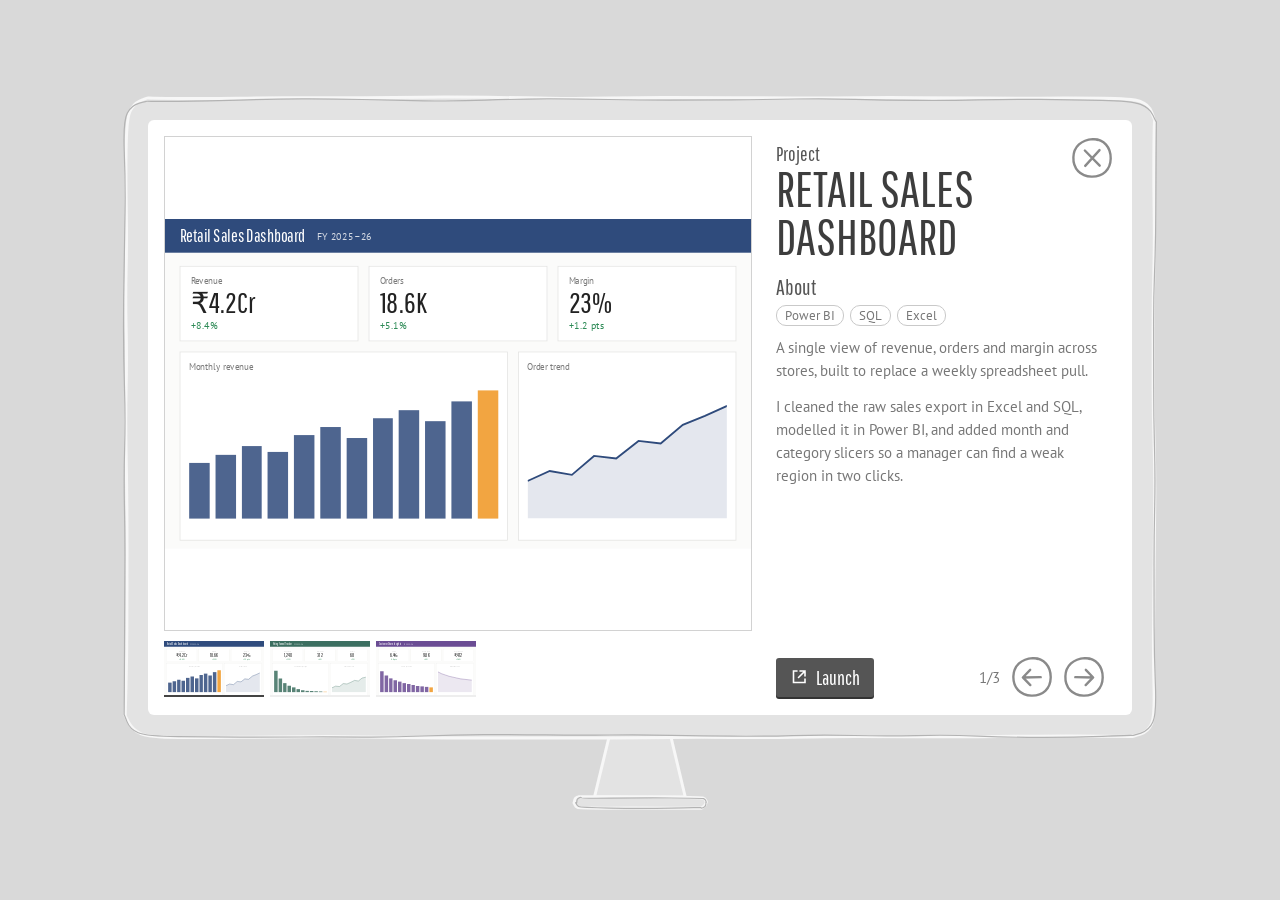
<file: assets/project monitor/Project showcase monitor.html>
<!DOCTYPE html>
<html lang="en">
<head>
<meta charset="utf-8">
<meta name="viewport" content="width=device-width, initial-scale=1, viewport-fit=cover">
<title>Project showcase monitor</title>
<link href="https://fonts.googleapis.com/css2?family=Pathway+Gothic+One&family=PT+Sans:wght@400;700&display=swap" rel="stylesheet">
<style>
:root{--bg:#d9d9d9;--ffill:#e3e3e3;--hi:#f7f7f7;--lo:#b3b3b3;--hint:#6f6f6f;--s:72px;--cond:'Pathway Gothic One','Arial Narrow',Impact,sans-serif;--body:'PT Sans',Arial,sans-serif;
box-sizing:border-box;padding-top:env(safe-area-inset-top,0px);padding-bottom:env(safe-area-inset-bottom,0px)}
@media(prefers-color-scheme:dark){:root:not([data-theme="light"]){--bg:#27272a;--ffill:#313135;--hi:#76767c;--lo:#4a4a50;--hint:#a9a9b0}}
:root[data-theme="dark"]{--bg:#27272a;--ffill:#313135;--hi:#76767c;--lo:#4a4a50;--hint:#a9a9b0}
*{box-sizing:border-box}
html,body{height:100%;margin:0;background:var(--bg);font-family:var(--body)}
#stage{position:relative;width:100%;height:100%;overflow:hidden}
#monitor{position:absolute;transition:opacity .25s}
#monitor.shut{opacity:0;pointer-events:none}
#frame{position:absolute;inset:0;width:100%;height:100%;overflow:visible;pointer-events:none}
.fill{fill:var(--ffill);stroke:var(--hi);stroke-width:3;stroke-linejoin:round}
.ln{fill:none;stroke:var(--lo);stroke-width:1.2}
#screen{position:absolute;left:28px;right:28px;top:28px;bottom:calc(var(--s) + 22px);background:#fff;border-radius:6px;overflow:hidden;container-type:size;color:#777}
.layout{display:grid;grid-template-columns:minmax(0,1.7fr) minmax(220px,1fr);height:100%}
.left{display:flex;flex-direction:column;gap:10px;padding:16px;min-width:0;min-height:0}
.view{flex:1;min-height:0;position:relative;overflow:hidden;border:1px solid #d2d2d2}
.thumbs{display:flex;gap:6px;height:58px;flex:none}
.th{width:100px;height:56px;padding:0;border:0;border-bottom:2px solid transparent;background:#eee;position:relative;overflow:hidden;cursor:pointer}
.th[aria-current=true]{border-bottom-color:#444}
.th .shot{transform:scale(.125)}
.right{position:relative;display:flex;flex-direction:column;min-height:0;padding:22px 26px 16px 8px}
.kick{font:20px var(--cond);color:#555}
h2{margin:0 52px 14px 0;font:400 clamp(30px,6cqw,50px)/.95 var(--cond);color:#3d3d3d;text-transform:uppercase}
h3{margin:0 0 6px;font:22px var(--cond);color:#555}
.txt{flex:1;min-height:0;overflow:auto;scrollbar-width:thin}
.txt p{margin:0 0 12px;font-size:15px;line-height:1.55;max-width:60ch}
.tags{display:flex;flex-wrap:wrap;gap:6px;margin:0 0 10px;padding:0;list-style:none}
.tags li{border:1px solid #c9c9c9;padding:1px 8px;font-size:13px;border-radius:10px}
.foot{display:flex;align-items:center;justify-content:space-between;gap:10px;margin-top:10px}
.launch{display:inline-flex;gap:8px;align-items:center;background:#555;color:#fff;border:0;border-radius:3px;padding:8px 14px;font:20px var(--cond);text-decoration:none;box-shadow:0 2px 0 #333}
.launch:hover{background:#3d3d3d}
.nav{display:flex;align-items:center;gap:8px}
.nav span{font-size:15px;margin-right:2px}
.ib{width:44px;height:44px;padding:0;border:0;background:none;cursor:pointer;color:#8a8a8a}
.ib:hover{color:#3d3d3d}
.ib svg{width:100%;height:100%;fill:none;stroke:currentColor;stroke-width:2.6;stroke-linecap:round;stroke-linejoin:round}
.ib:focus-visible,.launch:focus-visible,.th:focus-visible,#reopen:focus-visible{outline:2px solid #2f4b7c;outline-offset:2px}
.close{position:absolute;top:16px;right:18px;z-index:2}
@container (max-width:640px){
 .layout{grid-template-columns:1fr;grid-template-rows:minmax(0,1fr) minmax(0,1.1fr)}
 .left{padding:10px 12px 0}.thumbs{display:none}
 .right{padding:8px 16px 10px}h2{font-size:30px;margin-bottom:6px}.close{top:6px;right:8px;background:#fffc;border-radius:50%}
}
/* dashboard preview, drawn at 800x450 and scaled to fit */
.shot{position:absolute;left:0;top:0;width:800px;height:450px;background:#fbfbfa;color:#444;font:14px var(--body);transform-origin:0 0}
.dh{height:46px;background:var(--a);color:#fff;display:flex;align-items:center;gap:16px;padding:0 20px}
.dh b{font:400 24px var(--cond)}.dh span{opacity:.8}
.db{padding:18px 20px}
.kp{display:grid;grid-template-columns:repeat(3,1fr);gap:14px}
.k{border:1px solid #e2e2e0;background:#fff;padding:12px 14px}
.k small,.c small{color:#7a7a7a;display:block}
.k strong{display:block;font:400 40px/1.1 var(--cond);color:#222}
.k em{font-style:normal;color:#2e8b57}
.cr{display:grid;grid-template-columns:1.5fr 1fr;gap:14px;margin-top:14px;height:258px}
.c{border:1px solid #e2e2e0;background:#fff;padding:12px}
.bars{display:flex;align-items:flex-end;gap:8px;height:190px;margin-top:10px}
.bars u{flex:1;background:var(--a);opacity:.85}.bars u:last-child{background:#f2a541;opacity:1}
.c svg{width:100%;height:190px;margin-top:10px}
.ln2{fill:none;stroke:var(--a);stroke-width:2.5;vector-effect:non-scaling-stroke}.ar{fill:var(--a);opacity:.13}
/* resize handles */
.hd{position:absolute;z-index:5;padding:0;border:0;background:none;touch-action:none}
.hd::after{content:"";position:absolute;left:50%;top:50%;width:11px;height:11px;margin:-6px;border:2px solid var(--hint);border-radius:50%;background:var(--bg);opacity:0;transition:opacity .15s}
#monitor:hover .hd::after,.hd:focus-visible::after{opacity:.9}
@media(hover:none){.hd::after{opacity:.7}}
.hd[data-d=n],.hd[data-d=s]{left:30px;right:30px;height:20px;cursor:ns-resize}
.hd[data-d=e],.hd[data-d=w]{top:30px;bottom:calc(var(--s) + 30px);width:20px;cursor:ew-resize}
.hd[data-d=n]{top:-4px}.hd[data-d=s]{bottom:calc(var(--s) - 14px)}
.hd[data-d=e]{right:-4px}.hd[data-d=w]{left:-4px}
.hd[data-d=ne],.hd[data-d=nw],.hd[data-d=se],.hd[data-d=sw]{width:30px;height:30px}
.hd[data-d=ne]{top:-8px;right:-8px;cursor:nesw-resize}.hd[data-d=nw]{top:-8px;left:-8px;cursor:nwse-resize}
.hd[data-d=se]{bottom:calc(var(--s) - 22px);right:-8px;cursor:nwse-resize}.hd[data-d=sw]{bottom:calc(var(--s) - 22px);left:-8px;cursor:nesw-resize}
#reopen{position:absolute;left:50%;top:50%;transform:translate(-50%,-50%);display:none;font:26px var(--cond);color:var(--hint);background:none;border:2px solid var(--hint);border-radius:28px 24px 30px 22px;padding:10px 26px;cursor:pointer}
#reopen.on{display:block}
</style>
</head>
<body>
<svg width="0" height="0" style="position:absolute"><symbol id="c" viewBox="0 0 48 48"><path d="M25.2 3.6C37 3.2 44.6 12.4 44.4 24.6C44.2 36.8 36 44.6 23.4 44.3C11.4 44 3.2 35.6 3.7 23.2C4.1 11.6 12.6 4.2 24.8 3.4C27 3.3 28.4 3.8 29.6 4.3"/></symbol></svg>
<main id="stage">
 <div id="monitor">
  <svg id="frame" aria-hidden="true"></svg>
  <div id="screen">
   <div class="layout">
    <div class="left"><div class="view" id="view"></div><div class="thumbs" id="thumbs"></div></div>
    <section class="right">
     <button class="ib close" id="close" aria-label="Close project"><svg viewBox="0 0 48 48"><use href="#c"/><path d="M16.2 15.8L32.4 32.4M32.2 15.4L16.6 32.6"/></svg></button>
     <div class="kick">Project</div>
     <h2 id="title"></h2>
     <h3>About</h3>
     <div class="txt"><ul class="tags" id="tags"></ul><div id="about"></div></div>
     <div class="foot">
      <a class="launch" id="launch" href="#"><svg width="18" height="18" viewBox="0 0 18 18" fill="none" stroke="currentColor" stroke-width="1.6" stroke-linecap="round"><path d="M7 3H3.5v11.5H15V11M10 3h5v5M15 3l-6.5 6.5"/></svg>Launch</a>
      <div class="nav"><span id="count"></span>
       <button class="ib" id="prev" aria-label="Previous project"><svg viewBox="0 0 48 48"><use href="#c"/><path d="M33.5 24.2L14.6 24.6M22 16.2L14 24.5L22.2 32.8"/></svg></button>
       <button class="ib" id="next" aria-label="Next project"><svg viewBox="0 0 48 48"><use href="#c"/><path d="M14.5 24.2L33.4 24.6M26 16.2L34 24.5L25.8 32.8"/></svg></button>
      </div>
     </div>
    </section>
   </div>
  </div>
 </div>
 <button id="reopen">Open project</button>
</main>
<script>
const D=[
{t:'Retail Sales Dashboard',a:'#2f4b7c',k:[['Revenue','₹4.2Cr','+8.4%'],['Orders','18.6K','+5.1%'],['Margin','23%','+1.2 pts']],bl:'Monthly revenue',ll:'Order trend',b:[40,46,52,48,60,66,58,72,78,70,84,92],l:[30,38,35,50,48,62,60,75,82,90],
 p:['A single view of revenue, orders and margin across stores, built to replace a weekly spreadsheet pull.','I cleaned the raw sales export in Excel and SQL, modelled it in Power BI, and added month and category slicers so a manager can find a weak region in two clicks.'],g:['Power BI','SQL','Excel']},
{t:'Hiring Funnel Tracker',a:'#3b6e5f',k:[['Applicants','1,240','+12%'],['Interviews','312','+6%'],['Offers','68','+3%']],bl:'Candidates by stage',ll:'Conversion rate',b:[100,64,42,30,22,14,9,6,5,4,3,2].map(v=>v*.9),l:[20,28,26,40,38,46,55,52,66,70],
 p:['Tracks every candidate from application to offer so a recruiter can see where people drop off.','Built in Excel with pivot tables and Power Query, with source and role filters and a conversion rate for each stage.'],g:['Excel','Power Query']},
{t:'Customer Churn Insights',a:'#6a4c93',k:[['Churn','6.4%','-0.8 pts'],['Active users','9.8K','+4%'],['Avg. revenue','₹412','+2.6%']],bl:'Churn by tenure',ll:'Retention curve',b:[88,70,58,50,44,38,34,30,26,24,22,20],l:[95,86,80,74,70,66,62,60,58,56],
 p:['Shows which customer groups leave and when, so the team can act before renewal.','Python and pandas for cleaning and cohort analysis, charted in Tableau with plan type and tenure breakdowns.'],g:['Python','pandas','Tableau']}];
const $=s=>document.querySelector(s),S=72,MINW=360,MINH=340;
const dash=d=>{const n=d.l.length,p=d.l.map((v,i)=>`${(i*100/(n-1)).toFixed(1)},${(50-v*.45).toFixed(1)}`).join(' ');
return `<div class="shot" style="--a:${d.a}"><div class="dh"><b>${d.t}</b><span>FY 2025–26</span></div><div class="db"><div class="kp">${d.k.map(([l,v,c])=>`<div class="k"><small>${l}</small><strong>${v}</strong><em>${c}</em></div>`).join('')}</div><div class="cr"><div class="c"><small>${d.bl}</small><div class="bars">${d.b.map(v=>`<u style="height:${v}%"></u>`).join('')}</div></div><div class="c"><small>${d.ll}</small><svg viewBox="0 0 100 50" preserveAspectRatio="none"><polygon class="ar" points="0,50 ${p} 100,50"/><polyline class="ln2" points="${p}"/></svg></div></div></div></div>`};
let cur=0;
function show(i){cur=(i+D.length)%D.length;const d=D[cur];
 $('#view').innerHTML=dash(d);$('#title').textContent=d.t;$('#about').innerHTML=d.p.map(x=>`<p>${x}</p>`).join('');
 $('#tags').innerHTML=d.g.map(x=>`<li>${x}</li>`).join('');$('#count').textContent=`${cur+1}/${D.length}`;
 document.querySelectorAll('.th').forEach((b,j)=>b.setAttribute('aria-current',j===cur));fit()}
$('#thumbs').innerHTML=D.map((d,i)=>`<button class="th" aria-label="${d.t}">${dash(d)}</button>`).join('');
document.querySelectorAll('.th').forEach((b,i)=>b.onclick=()=>show(i));
$('#prev').onclick=()=>show(cur-1);$('#next').onclick=()=>show(cur+1);
$('#launch').onclick=e=>e.preventDefault(); /* set href to your live dashboard link */
function fit(){const v=$('#view'),s=Math.min(v.clientWidth/800,v.clientHeight/450),sh=v.firstElementChild;
 sh.style.transform=`scale(${s})`;sh.style.left=(v.clientWidth-800*s)/2+'px';sh.style.top=(v.clientHeight-450*s)/2+'px'}
new ResizeObserver(fit).observe($('#view'));
/* hand-drawn frame */
const rng=s=>()=>((s=s*16807%2147483647)/2147483647-.5);
function loop(x,y,w,h,r,j,R){const a=[],e=(x1,y1,x2,y2)=>{const n=Math.max(1,Math.round(Math.hypot(x2-x1,y2-y1)/60));for(let i=0;i<n;i++)a.push([x1+(x2-x1)*i/n,y1+(y2-y1)*i/n])},
 c=(cx,cy,t)=>{for(let i=0;i<3;i++){const u=t+i*Math.PI/4;a.push([cx+r*Math.cos(u),cy+r*Math.sin(u)])}};
 e(x+r,y,x+w-r,y);c(x+w-r,y+r,-Math.PI/2);e(x+w,y+r,x+w,y+h-r);c(x+w-r,y+h-r,0);e(x+w-r,y+h,x+r,y+h);c(x+r,y+h-r,Math.PI/2);e(x,y+h-r,x,y+r);c(x+r,y+r,Math.PI);
 const p=a.map(([u,v])=>[u+R()*j,v+R()*j]),m=i=>{const q=p[i%p.length],z=p[(i+1)%p.length];return[(q[0]+z[0])/2,(q[1]+z[1])/2]};
 let d=`M${m(0)}`;for(let i=1;i<=p.length;i++)d+=`Q${p[i%p.length]} ${m(i)}`;return d+'Z'}
function draw(W,H){const R=rng(7),sy=H-S,cx=W/2,by=H-12,
 neck=`M${cx-30} ${sy-4}L${cx-44+R()*3} ${by}L${cx+44+R()*3} ${by}L${cx+30} ${sy-4}Z`;
 $('#frame').innerHTML=`<path class="fill" d="${neck}"/><path class="fill" d="${loop(cx-66,by,132,11,5,1.4,R)}"/><path class="fill" d="${loop(6,6,W-12,sy-6,22,2.2,R)}"/><path class="ln" d="${loop(4,8,W-9,sy-9,22,3.2,R)}"/><path class="ln" d="${loop(cx-64,by+1,130,10,5,2,R)}"/>`}
/* resizing from all 8 sides */
const mon=$('#monitor'),st=$('#stage');let box={};
function put(){mon.style.left=box.x+'px';mon.style.top=box.y+'px';mon.style.width=box.w+'px';mon.style.height=box.h+'px';draw(box.w,box.h)}
function size(dir,b,dx,dy){let w=b.w,h=b.h;
 if(dir.includes('e'))w=b.w+dx;if(dir.includes('w'))w=b.w-dx;if(dir.includes('s'))h=b.h+dy;if(dir.includes('n'))h=b.h-dy;
 w=Math.min(Math.max(MINW,w),st.clientWidth-8);h=Math.min(Math.max(MINH,h),st.clientHeight-8);
 box={x:dir.includes('w')?b.x+b.w-w:b.x,y:dir.includes('n')?b.y+b.h-h:b.y,w,h};put()}
const names={n:'top',s:'bottom',e:'right',w:'left',ne:'top-right',nw:'top-left',se:'bottom-right',sw:'bottom-left'};
Object.keys(names).forEach(dir=>{const el=document.createElement('button');el.className='hd';el.dataset.d=dir;el.setAttribute('aria-label','Resize '+names[dir]+' (drag or use arrow keys)');mon.appendChild(el);
 el.onpointerdown=e=>{e.preventDefault();el.setPointerCapture(e.pointerId);const b={...box},sx=e.clientX,sy=e.clientY;
  el.onpointermove=m=>size(dir,b,m.clientX-sx,m.clientY-sy);el.onpointerup=()=>{el.onpointermove=null}};
 el.onkeydown=e=>{const k={ArrowLeft:[-16,0],ArrowRight:[16,0],ArrowUp:[0,-16],ArrowDown:[0,16]}[e.key];if(k){e.preventDefault();size(dir,{...box},k[0],k[1])}}});
function init(){const vw=st.clientWidth,vh=st.clientHeight,w=Math.min(1040,vw-32),h=Math.min(Math.round(w*.62)+S,vh-24);
 box={x:(vw-w)/2,y:(vh-h)/2,w,h};put()}
$('#close').onclick=()=>{mon.classList.add('shut');$('#reopen').classList.add('on')};
$('#reopen').onclick=()=>{mon.classList.remove('shut');$('#reopen').classList.remove('on')};
document.addEventListener('keydown',e=>{if(e.target.classList.contains('hd'))return;if(e.key==='ArrowLeft')show(cur-1);if(e.key==='ArrowRight')show(cur+1)});
init();show(0);
</script>
</body>
</html>
</file>
<file: style.css>
@font-face {
  font-family: HandCutTall;
  src: url("assets/Fonts/HandCutTall-Regular.otf") format("opentype");
  font-display: swap;
}
@font-face {
  font-family: HandCutCondensed;
  src: url("assets/Fonts/HandCutCondensed-Regular.otf") format("opentype");
  font-display: swap;
}
:root {
  --black: #050505;
  --white: #f7f5f4;
  --ink: #565252;
  --blue: #168bd8;
  --paper: #f3f0eb;
  --teal: #00c8ba;
}
* { box-sizing: border-box; }
html { min-width: 320px; scroll-behavior: smooth; background: var(--black); }
body { margin: 0; min-height: 100vh; color: var(--white); background: var(--black); font-family: Arial, sans-serif; overflow-x: hidden; }
.site-nav {
  position: fixed; z-index: 50; top: 2.1%; right: 2.1%; display: flex; align-items: center;
  gap: .38em; white-space: nowrap; color: #fff; font: clamp(12px, 1.28vw, 18px)/1 HandCutTall, Impact, sans-serif;
  text-transform: uppercase; letter-spacing: .015em;
}
.site-nav a { color: inherit; text-decoration: none; }
.site-nav a[aria-current="page"] { text-decoration: underline; text-decoration-thickness: 2px; text-underline-offset: .28em; }
.site-nav a:hover, .site-nav a:focus-visible { color: #ffda79; outline: none; }
.site-nav span { opacity: .92; }
.home-slide {
  position: relative; display: grid; place-items: center; width: 100%; height: 100vh; min-height: 560px;
  aspect-ratio: 1366 / 768; overflow: hidden; text-align: center;
}
.home-slide .slide-copy { width: min(91%, 1200px); margin-top: -1.2vh; }
.home-slide h1 { margin: 0 0 2.4vh; color: var(--white); font: clamp(54px, 7.9vw, 108px)/.98 HandCutTall, Impact, sans-serif; text-transform: uppercase; }
.home-slide p { max-width: 1190px; margin: 0 auto; color: #555254; font: clamp(18px, 2.25vw, 31px)/1.55 HandCutCondensed, Impact, sans-serif; text-transform: uppercase; }
.home-slide.intro { background: linear-gradient(180deg, #ffd94c 0%, #ffb64c 58%, #ff9d62 100%); }
.home-slide.approach { background: linear-gradient(180deg, #d9b1f5 0%, #c9a3ee 100%); }
.home-slide.problem { background: linear-gradient(180deg, #f2adba 0%, #f39daf 100%); }
.home-slide.story { background: linear-gradient(180deg, #a2e1a2 0%, #8ed69b 100%); }
.home-slide.toolkit { background: linear-gradient(180deg, #e2ddda 0%, #c8c8c8 100%); }
.home-slide.toolkit p { color: #565558; }
.home-slide.visual { background: linear-gradient(180deg, #edc7b2 0%, #e3b59e 100%); }
.slide-dots { display: flex; justify-content: center; gap: clamp(12px, 1.65vw, 23px); margin-top: 3.2vh; }
.slide-dots a { width: clamp(18px, 1.85vw, 26px); aspect-ratio: 1; border-radius: 50%; background: #504e4c; opacity: .7; }
.slide-dots a.active, .slide-dots a:hover { background: #fff; opacity: .95; }
.explore-screen, .project-intro { position: relative; display: grid; place-items: center; height: 100vh; min-height: 560px; background: #000; }
.explore-screen h1, .project-intro h1 { margin: 0; font: clamp(64px, 7vw, 96px)/1 HandCutTall, Impact, sans-serif; text-transform: uppercase; }
.about-categories { position: relative; min-height: 100vh; padding: 15vh 8vw 7vh; background: #000; }
.about-categories h1 { margin: 0 0 5vh 8%; font: clamp(58px, 6.6vw, 90px)/1 HandCutTall, Impact, sans-serif; text-transform: uppercase; }
.back-arrow { position: absolute; left: 46%; top: 25%; z-index: 2; color: #fff; text-decoration: none; font: 80px/.8 HandCutTall, Impact, sans-serif; }
.interest-grid { display: grid; grid-template-columns: repeat(4, 1fr); gap: 5vh 2vw; text-align: center; }
.interest-grid>div { min-height: 26vh; display: flex; flex-direction: column; justify-content: center; align-items: center; }
.interest-icon { display: grid; place-items: center; height: 15vh; min-height: 90px; color: #fff; font: clamp(56px, 7vw, 96px)/1 HandCutTall, Impact, sans-serif; }
.interest-icon.planet-icon { color: #d8e1e8; text-shadow: 8px 4px 0 #151924, 13px 7px 0 #a7b5c2; }
.interest-icon.bang { font-size: clamp(22px, 3vw, 42px); font-style: italic; transform: rotate(-8deg); text-shadow: 3px 3px #aaa; }
.interest-grid h2 { margin: 1vh 0 0; font: clamp(20px, 2.5vw, 34px)/1 HandCutTall, Impact, sans-serif; text-transform: uppercase; }
.about-detail { position: relative; display: grid; grid-template-columns: 42% 1fr; align-items: center; gap: 3%; width: 100%; min-height: 100vh; padding: 12vh 18% 8vh 21%; background: #000; }
.about-detail .back-arrow { left: 46%; top: 26%; }
.about-illustration { display: grid; place-items: center; min-height: 350px; color: #fff; font: clamp(150px, 22vw, 300px)/1 HandCutTall, sans-serif; }
.about-copy { max-width: 500px; padding-top: 3vh; }
.about-copy h2 { margin: 0 0 1.5vh; font: clamp(32px, 3.2vw, 44px)/1.08 HandCutTall, Impact, sans-serif; text-transform: uppercase; }
.about-copy p { margin: .5em 0; color: #f4f4f4; font: clamp(16px, 1.35vw, 19px)/1.55 HandCutCondensed, Arial, sans-serif; }
.social-row { display: flex; align-items: center; gap: clamp(28px, 6vw, 82px); margin-top: 2vh; }
.social-row a { display: grid; place-items: center; min-width: 48px; height: 48px; border-radius: 50%; color: #fff; background: #fff; color: #444; font: 700 27px/1 Arial,sans-serif; text-decoration: none; }
.social-row a:first-child { border-radius: 8px; background: #1684ce; color: white; }
.love-detail { grid-template-columns: 1fr; justify-items: center; text-align: center; }
.love-detail .about-copy { max-width: 760px; }
.skills-overview { position: relative; display: flex; flex-direction: column; align-items: center; min-height: 100vh; padding: 10vh 2vw 4vh; background: #000; }
.visually-hidden { position: absolute; width: 1px; height: 1px; padding: 0; margin: -1px; overflow: hidden; clip: rect(0,0,0,0); white-space: nowrap; border: 0; }
.solar-orbit { position: relative; flex: 0 0 auto; width: min(78vw, 1120px); height: min(66vh, 520px); min-height: 360px; }
.solar-orbit img { display: block; width: 100%; height: 100%; object-fit: contain; }
.skill-chips { display: flex; flex-wrap: wrap; justify-content: center; gap: 14px 20px; width: min(100%, 1120px); margin-top: 6vh; }
.skill-chips a { display: grid; place-items: center; min-height: 48px; padding: .45em .8em; border-radius: 999px; background: #aaa; color: white; font: clamp(17px, 2vw, 28px)/1.1 HandCutTall, Impact, sans-serif; text-align: center; text-decoration: none; text-transform: uppercase; transition: background-color .18s ease, transform .18s ease; }
.skill-chips a:hover, .skill-chips a:focus-visible { background: #138bd0; transform: translateY(-2px); outline: none; }
.skill-detail { position: relative; min-height: 100vh; height: 100vh; overflow: hidden; background: linear-gradient(180deg,#c9c9c9 0%,#a9a9a9 100%); }
.skill-detail:nth-of-type(odd) { background: linear-gradient(180deg,#c9c9c9 0%,#a4a4a4 100%); }
.planet { position: absolute; left: 20.9%; top: 33.8%; width: min(23vw, 315px); aspect-ratio: 1; border-radius: 50%; background: #585858; }
.close-detail { position: absolute; left: 45.8%; top: 25.2%; display: grid; place-items: center; width: 54px; height: 54px; border-radius: 50%; color: #fff; background: #d3e0e9; font: 700 49px/1 Arial,sans-serif; text-decoration: none; }
.skill-copy { position: absolute; left: 46.1%; top: 33.6%; width: min(35vw, 500px); }
.planet-label,.info-label { margin: 0 0 .4vh; color: var(--blue); font: clamp(16px, 1.4vw, 20px)/1.2 HandCutTall,Impact,sans-serif; text-transform: uppercase; }
.skill-copy h2 { margin: 0 0 1.5vh; color: #fff; font: clamp(42px, 4.2vw, 58px)/1 HandCutTall,Impact,sans-serif; text-transform: uppercase; white-space: nowrap; }
.info-label { margin-top: 1.7vh; }
.skill-description { margin: 0; color: #fff; font: clamp(15px, 1.23vw, 17px)/1.5 HandCutCondensed,Arial,sans-serif; text-align: justify; }
.arrow-row { display: flex; gap: 20px; margin-top: 1.3vh; }
.arrow-row a { display: grid; place-items: center; width: 62px; height: 62px; border: 2px solid #555; border-radius: 50%; background: #eee; color: #555; font: 48px/1 Arial,sans-serif; text-decoration: none; }
.arrow-row a:hover { background: white; color: #111; }
.project-intro h1 { font-size: clamp(64px, 7vw, 96px); }
.project-slide { position: relative; width: 100%; height: 100vh; min-height: 650px; overflow: hidden; background: #000; }
.dashboard { position: absolute; top: 5.5%; left: 20.8%; display: block; width: 58.8%; height: 58.5%; object-fit: cover; border-radius: 58px; background: white; }
.paper-panel { position: absolute; left: 12.8%; right: 0; bottom: 2%; min-height: 36%; padding: 2.5vh 1.1% 3vh; color: #111; background: linear-gradient(180deg,#f7f5f0,#e9e5df); clip-path: polygon(1% 7%,3% 4%,5% 7%,8% 3%,11% 6%,15% 2%,19% 5%,24% 1%,28% 5%,32% 2%,37% 6%,42% 2%,46% 5%,51% 1%,56% 5%,61% 2%,67% 6%,72% 2%,77% 5%,83% 1%,89% 5%,95% 2%,99% 6%,100% 95%,96% 98%,92% 95%,87% 99%,81% 96%,75% 100%,69% 96%,62% 99%,56% 95%,50% 99%,44% 95%,37% 99%,31% 95%,25% 99%,18% 96%,12% 100%,7% 96%,3% 99%,0 94%); }
.project-heading { display: flex; justify-content: center; align-items: center; gap: clamp(12px,2vw,28px); margin: 0 12% 1vh 0; }
.project-heading h2 { margin: 0; color: #555; font: clamp(20px, 2vw, 28px)/1.1 HandCutTall,Impact,sans-serif; text-align: center; text-transform: uppercase; }
.launch { display: inline-flex; align-items: center; gap: 8px; padding: .4em .7em; border: 3px solid #111; border-radius: 999px; background: var(--teal); color: #fff; font: clamp(18px, 1.8vw, 25px)/1 HandCutTall,Impact,sans-serif; text-decoration: none; text-transform: uppercase; white-space: nowrap; box-shadow: 0 3px 0 #111; }
.paper-panel>p { margin: .8vh 0 0; color: #111; font: clamp(15px,1.45vw,20px)/1.42 Arial,sans-serif; }
.project-arrow { position: absolute; right: 7%; bottom: 4%; color: #111; font: 62px/1 HandCutTall,Impact,sans-serif; text-decoration: none; }
.contact-screen { min-height: 100vh; display: grid; place-items: center; padding: 9vh 8vw; background: #000; }
.contact-frame { position: relative; display: grid; grid-template-columns: 43% 57%; width: min(100%, 990px); min-height: 76vh; padding: 10vh 5.5% 8vh; border: 5px solid #eee; outline: 2px solid #eee; outline-offset: 8px; }
.contact-frame:before,.contact-frame:after { content:""; position:absolute; width:40px;height:40px;border:5px solid #eee; transform:rotate(45deg); background:#000; }
.contact-frame:before {top:-22px;left:-22px}.contact-frame:after {bottom:-22px;right:-22px}
.contact-intro { align-self: center; padding-right: 8%; }
.contact-intro h1 { margin:0 0 2vh; font:clamp(48px,6vw,82px)/1.35 HandCutTall,Impact,sans-serif;text-transform:uppercase; }
.contact-intro p { color:#777; font:clamp(14px,1.25vw,17px)/1.55 HandCutTall,Impact,sans-serif;text-transform:uppercase; }
.contact-form { position:relative; display:flex; flex-direction:column; justify-content:center; padding:0 0 3.5vh 4%; }
.contact-form label { margin:.5vh 0 .25vh; color:#fff; font:clamp(19px,2vw,27px)/1 HandCutTall,Impact,sans-serif;text-transform:uppercase; }
.contact-form input,.contact-form textarea { display:block;width:100%;min-height:42px;padding:.35em .2em;border:0;border-bottom:5px solid #eee;border-radius:0;background:transparent;color:#fff;font:18px Arial,sans-serif;resize:vertical;outline:none; }
.contact-form input:focus,.contact-form textarea:focus { border-bottom-color:#00c8ba; }
.contact-form .social-row { justify-content:center;gap:clamp(35px,7vw,90px);margin-top:4vh; }
.form-note { position:absolute;left:4%;bottom:0;color:#ddd;font-size:13px; }
@media (max-width:760px) {
  .site-nav { top: 12px; right: 12px; gap: 4px; font-size: clamp(10px,2.7vw,14px); }
  .home-slide { height:100svh; min-height:500px; aspect-ratio:auto; }
  .home-slide .slide-copy { width:90%; margin-top:-3vh; }
  .home-slide h1 { font-size:clamp(46px,11vw,72px); margin-bottom:2vh; }
  .home-slide p { font-size:clamp(17px,4vw,24px); line-height:1.45; }
  .slide-dots { margin-top:3vh; }
  .about-categories { padding:14vh 5vw 4vh; }
  .about-categories h1 { margin-left:5%; }
  .interest-grid { grid-template-columns:repeat(2,1fr); gap:1vh 2vw; }
  .interest-grid>div { min-height:19vh; }
  .interest-icon { height:11vh; min-height:60px; }
  .interest-grid h2 { font-size:clamp(18px,4vw,26px); }
  .back-arrow,.about-detail .back-arrow { left:auto; right:7%; top:16%; font-size:55px; }
  .about-detail { grid-template-columns:1fr; justify-items:center; gap:0; padding:17vh 8vw 7vh; text-align:center; }
  .about-illustration { min-height:22vh; font-size:clamp(110px,30vw,180px); }
  .about-copy { padding-top:0; }
  .social-row { justify-content:center; }
  .skills-overview { min-height:100svh; padding:10vh 4vw 6vh; }
  .solar-orbit { width:100%; height:min(54vh,460px); min-height:300px; }
  .skill-chips { display:grid; grid-template-columns:repeat(2,minmax(0,1fr)); gap:12px; margin-top:4vh; }
  .skill-chips a { min-height:48px; padding:.45em .5em; font-size:clamp(15px,4vw,22px); }
  .skill-detail { min-height:100svh; height:auto; padding:100px 8vw 50px; }
  .planet { position:relative; left:auto; top:auto; width:min(50vw,230px); margin:0 auto 25px; }
  .close-detail { top:55px;left:auto;right:8vw;width:44px;height:44px;font-size:40px; }
  .skill-copy { position:relative;left:auto;top:auto;width:100%; }
  .skill-copy h2 { white-space:normal;font-size:clamp(36px,9vw,52px); }
  .skill-description { font-size:16px;text-align:left; }
  .arrow-row { justify-content:center; }
  .project-slide { height:auto; min-height:100svh; padding:85px 4vw 250px; }
  .dashboard { position:relative;top:auto;left:auto;width:100%;height:auto;max-height:45vh;border-radius:26px;object-fit:contain; }
  .paper-panel { left:0;right:0;bottom:14px;min-height:unset;padding:30px 7vw 46px;clip-path:none;border-radius:10px; }
  .project-heading { margin:0 0 12px;flex-direction:column;gap:10px; }
  .project-heading h2 { font-size:24px; }
  .paper-panel>p { font-size:15px; }
  .project-arrow { right:8%;bottom:0;font-size:45px; }
  .contact-screen { padding:80px 8vw 40px; }
  .contact-frame { grid-template-columns:1fr;min-height:unset;padding:30px 8% 22px; }
  .contact-intro { padding:0; }
  .contact-intro h1 { font-size:54px;line-height:1.05; }
  .contact-form { padding:12px 0 20px; }
  .contact-form .social-row { margin-top:25px; }
}
@media (prefers-reduced-motion:reduce) { html{scroll-behavior:auto} }
.contact-form>button { align-self:flex-end; display:grid; place-items:center; width:54px; height:54px; margin-top:12px; border:2px solid #555; border-radius:50%; background:#eee; color:#444; font:34px/1 Arial,sans-serif; cursor:pointer; }
.contact-form>button:hover,.contact-form>button:focus-visible { background:#fff; outline:2px solid var(--teal); }
@media(max-width:760px){.contact-form>button{width:48px;height:48px;margin-top:10px}}

/* Reference-led layouts for About, Projects, and Contact. Skills is intentionally untouched. */
@font-face {
  font-family: PortfolioBody;
  src: url("assets/Fonts/BarlowSemiCondensed-Regular.ttf") format("truetype");
  font-display: swap;
}
.about { background: #ff66c4; }
body.about,
body.about #main-content,
body.about #about-top,
body.about .explore-screen {
  background-color: #ff66c4 !important;
}
.about .site-nav { color: #fff; }
.about .explore-screen,
.about .about-categories,
.about .about-detail { background: #ff66c4; }
.about .explore-screen h1 { color: #fff; font-size: clamp(68px, 9vw, 124px); }
.about-categories { min-height: 100vh; padding: 12vh 9vw 8vh; }
.about-categories h1 { display: none; }
.category-back { left: 50%; top: 7%; transform: translateX(-50%); font-size: clamp(48px, 6vw, 78px); }
.category-grid { display: grid; grid-template-columns: repeat(3, minmax(0, 1fr)); align-items: end; gap: 5vw; width: min(100%, 1080px); margin: 0 auto; padding-top: 5vh; }
.category-card { display: flex; min-width: 0; flex-direction: column; align-items: center; gap: 2.5vh; color: #fff; text-decoration: none; text-align: center; }
.category-card span { font: clamp(28px, 3.4vw, 46px)/1 HandCutTall, Impact, sans-serif; text-transform: uppercase; }
.category-art { display: block; width: min(100%, 270px); height: clamp(220px, 43vh, 350px); overflow: visible; fill: none; stroke: #fff; stroke-width: 7; stroke-linecap: round; stroke-linejoin: round; transition: transform .22s ease; }
.category-card:hover .category-art,.category-card:focus-visible .category-art { transform: translateY(-7px); }
.category-card:focus-visible { outline: 2px solid #fff; outline-offset: 8px; }
.about-detail { grid-template-columns: 43% 1fr; gap: 5%; min-height: 100vh; padding: 12vh 13vw 8vh; }
.about-detail .back-arrow { left: 50%; top: 5%; transform: translateX(-50%); font-size: 62px; }
.about-illustration { min-height: 0; color: white; }
.about-illustration svg { display: block; width: min(100%, 390px); max-height: 55vh; fill: none; stroke: #fff; stroke-width: 5; stroke-linecap: round; stroke-linejoin: round; }
.about-copy { max-width: 600px; padding-top: 0; }
.about-copy h2 { font-size: clamp(42px, 5.2vw, 70px); }
.about-copy p { font-family: PortfolioBody, Arial, sans-serif; font-size: clamp(18px, 1.65vw, 23px); line-height: 1.5; }
.about-copy strong { font-family: HandCutTall, Impact, sans-serif; font-size: 1.18em; font-weight: 400; text-transform: uppercase; }
.about .social-row a { box-shadow: 0 2px 0 rgba(0,0,0,.18); }
.love-detail { display: flex; justify-content: center; padding: 14vh 9vw 8vh; text-align: center; }
.love-detail .about-copy { width: min(100%, 1100px); max-width: none; }
.love-detail .about-copy h2 { margin-bottom: 4vh; }
.interest-grid { grid-template-columns: repeat(4, minmax(0, 1fr)); gap: 2vh 2vw; }
.interest-grid>div { min-height: 27vh; }
.interest-icon { height: 17vh; font-size: clamp(54px, 7vw, 92px); }
.interest-grid h3 { margin: 1vh 0 0; font: clamp(21px, 2.4vw, 32px)/1.1 HandCutTall, Impact, sans-serif; text-transform: uppercase; }

.projects-overview { position: relative; min-height: 100vh; overflow: hidden; background: #99e17a; }
.overview-tape { position: absolute; inset: 0; pointer-events: none; }
.overview-tape i { position: absolute; display: block; width: 26px; height: 118%; top: -8%; background: rgba(255,255,255,.82); transform: rotate(42deg); }
.overview-tape i:nth-child(1) { left: 22%; }
.overview-tape i:nth-child(2) { left: 51%; transform: rotate(-39deg); }
.overview-tape i:nth-child(3) { left: 79%; transform: rotate(42deg); }
.overview-card { position: absolute; z-index: 1; display: flex; flex-direction: column; justify-content: space-between; width: min(35vw, 440px); min-height: 34vh; padding: 20px 22px 16px; color: #111; text-decoration: none; background: #faf8ef; box-shadow: 0 8px 18px rgba(0,0,0,.12); transform: rotate(-2deg); }
.overview-card:hover,.overview-card:focus-visible { z-index: 3; transform: rotate(0) scale(1.035); outline: 3px solid #222; }
.overview-retail { top: 8%; left: 8%; }
.overview-bmw { bottom: 5%; left: 24%; transform: rotate(2deg); }
.overview-churn { top: 23%; right: 8%; transform: rotate(2deg); }
.overview-title { display: block; margin: 12px -4px -4px; padding: 13px 12px 10px; background: #f293c4; clip-path: polygon(0 4%,8% 0,18% 4%,29% 1%,39% 5%,53% 0,66% 4%,77% 1%,91% 5%,100% 1%,99% 100%,0 96%); font: clamp(20px, 2vw, 27px)/1.1 HandCutTall, Impact, sans-serif; text-align: center; text-transform: uppercase; }
.process-map { display: flex; align-items: center; justify-content: center; gap: 8px; min-height: 24vh; text-align: center; }
.process-map>span,.process-map>div span { display: block; padding: 8px 7px; border: 1px solid #555; background: #fff; font: 12px/1.25 PortfolioBody, Arial, sans-serif; }
.process-map>b { color: #333; font: 24px/1 Arial, sans-serif; }
.process-map>div { display: grid; gap: 5px; }
.project-slide { background: #99e17a; }
.dashboard { top: 7%; left: 21%; width: 58%; height: 55%; object-fit: fill; border-radius: 5.2vw; }
.esc-key { position: absolute; z-index: 2; top: 4%; left: 3%; padding: 6px 12px; border: 1px solid #333; border-radius: 5px; background: #f7f5ee; color: #111; font: 15px/1 PortfolioBody, Arial, sans-serif; box-shadow: 0 2px 0 #555; }
.paper-panel { left: 10%; right: 9%; bottom: 4%; min-height: 32%; padding: 1.3vh 2% 3vh; background: transparent; clip-path: none; }
.project-heading { margin: 0 9% 1vh 0; }
.project-heading h2 { color: #222; font-size: clamp(24px, 2.6vw, 36px); }
.launch { border-color: #252525; background: #f394c4; color: #111; box-shadow: 0 3px 0 #252525; }
.paper-panel>p { max-width: 1050px; margin: 1.5vh auto 0; font: clamp(15px, 1.45vw, 20px)/1.48 PortfolioBody, Arial, sans-serif; }
.project-arrow { right: 4%; bottom: 4%; font-size: 72px; }

.contact-screen { padding: 8vh 8vw; background: #e2a9f1; }
.contact-frame { grid-template-columns: 43% 57%; width: min(74vw, 1010px); min-height: 76vh; padding: 10vh 5.5% 8vh; border: 0; outline: 0; }
.contact-frame:before,.contact-frame:after { content: none; }
.contact-frame-art { position: absolute; z-index: 0; inset: 0; width: 100%; height: 100%; overflow: visible; fill: none; stroke: #fff; stroke-width: 3; pointer-events: none; }
.contact-intro,.contact-form { z-index: 1; }
.contact-intro { padding-right: 8%; }
.contact-intro h1 { color: #fff; font-size: clamp(56px, 7vw, 94px); line-height: 1.08; }
.contact-intro p { color: rgba(255,255,255,.82); font: clamp(16px, 1.45vw, 20px)/1.5 PortfolioBody, Arial, sans-serif; }
.contact-form { padding-left: 4%; }
.contact-form label { color: #fff; font-size: clamp(22px, 2.2vw, 30px); }
.contact-form input,.contact-form textarea { min-height: 45px; border-bottom: 3px solid rgba(255,255,255,.95); color: #fff; font-family: PortfolioBody, Arial, sans-serif; }
.contact-form input:focus,.contact-form textarea:focus { border-bottom-color: #7a34aa; }
.contact-actions { display: flex; align-items: center; justify-content: space-between; gap: 16px; margin-top: 2vh; }
.contact-form .contact-actions .social-row { justify-content: flex-end; gap: clamp(12px, 2vw, 26px); margin: 0; }
.contact-form .contact-actions .social-row a { width: 40px; min-width: 40px; height: 40px; background: #fff; color: #5b3971; font-size: 21px; }
.contact-form .contact-actions .social-row a:first-child { background: #fff; color: #5b3971; }
.contact-form .contact-actions>button { display: inline-flex; align-items: center; justify-content: center; width: auto; height: auto; margin: 0; padding: 11px 22px; border: 2px solid #fff; border-radius: 999px; background: transparent; color: #fff; font: 23px/1 HandCutTall, Impact, sans-serif; }
.contact-form .contact-actions>button:hover,.contact-form .contact-actions>button:focus-visible { background: #fff; color: #6d3d84; }
.form-note { color: #fff; }

@media (max-width:760px) {
  .category-grid { grid-template-columns: 1fr; gap: 4vh; padding-top: 4vh; }
  .category-card { gap: 1vh; }
  .category-art { width: min(62vw, 230px); height: 25vh; }
  .category-card span { font-size: 27px; }
  .category-back { top: 3%; }
  .about-detail { grid-template-columns: 1fr; padding: 15vh 8vw 7vh; }
  .about-illustration svg { width: min(60vw, 260px); max-height: 27vh; }
  .about-copy h2 { font-size: clamp(38px, 10vw, 56px); }
  .about-copy p { font-size: 17px; }
  .love-detail { padding-top: 14vh; }
  .love-detail .about-copy { width: 100%; }
  .interest-grid { grid-template-columns: repeat(2, minmax(0,1fr)); }
  .interest-grid>div { min-height: 18vh; }
  .interest-icon { height: 11vh; }
  .interest-grid h3 { font-size: clamp(18px, 4.5vw, 25px); }
  .projects-overview { min-height: 150vh; }
  .overview-card { left: 8%; right: 8%; width: 84%; min-height: 37vh; padding: 14px; }
  .overview-retail { top: 6%; }
  .overview-bmw { top: 42%; bottom: auto; left: 8%; }
  .overview-churn { top: 78%; right: 8%; }
  .process-map { min-height: 26vh; gap: 4px; }
  .process-map>span,.process-map>div span { padding: 5px 3px; font-size: 10px; }
  .process-map>b { font-size: 17px; }
  .overview-title { font-size: 21px; }
  .project-slide { min-height: 100svh; padding: 80px 4vw 270px; }
  .dashboard { width: 100%; height: auto; max-height: 45vh; object-fit: contain; border-radius: 25px; }
  .paper-panel { left: 2%; right: 2%; bottom: 10px; padding: 14px 4vw 48px; }
  .project-heading { margin: 0 0 12px; }
  .project-heading h2 { font-size: 24px; }
  .paper-panel>p { font-size: 15px; }
  .project-arrow { right: 5%; bottom: 0; }
  .contact-screen { padding: 75px 6vw 35px; }
  .contact-frame { grid-template-columns: 1fr; width: min(100%, 540px); min-height: 780px; padding: 9vh 10% 7vh; }
  .contact-frame-art { stroke-width: 4; }
  .contact-intro { padding: 0; }
  .contact-intro h1 { font-size: 62px; }
  .contact-form { padding: 12px 0 10px; }
  .contact-actions { align-items: flex-start; flex-direction: column; }
  .contact-form .contact-actions .social-row { justify-content: flex-start; }
  .form-note { position: static; }
}

/* Home paragraph font update: preserve existing size, color, and spacing. */
.home-slide p { font-family: HandCutTall, Impact, sans-serif; }


.category-art { object-fit: contain; filter: brightness(0) invert(1); animation: icon-drift 5s ease-in-out infinite; }
.category-card:nth-child(2) .category-art { animation-delay: -.9s; }
.category-card:nth-child(3) .category-art { animation-delay: -1.8s; }
.about-illustration img { display: block; width: min(100%, 410px); max-height: 55vh; object-fit: contain; transition: transform .35s cubic-bezier(.2,.7,.2,1); }
.about-illustration img:hover { transform: scale(1.045) rotate(-1deg); }
.interest-image { display: block; width: 100%; height: 100%; object-fit: contain; transition: transform .28s ease, filter .28s ease; }
.interest-grid>div:hover .interest-image { transform: translateY(-7px) scale(1.08); filter: drop-shadow(0 6px 6px rgba(0,0,0,.2)); }
.arrow-icon { display: block; width: 42px; height: 42px; object-fit: contain; transition: transform .24s ease, filter .24s ease; }
.arrow-reverse { transform: rotate(180deg); }
.back-arrow .arrow-icon { width: 54px; height: 54px; filter: brightness(0) invert(1); }
.project-arrow .arrow-icon { width: 64px; height: 64px; }
.arrow-row a .arrow-icon { width: 38px; height: 38px; }
.arrow-row a:hover .arrow-icon { transform: translateX(3px); }
.arrow-row a:hover .arrow-icon.arrow-reverse { transform: rotate(180deg) translateX(3px); }
.project-arrow:hover .arrow-icon { transform: translateX(7px); }
.project-arrow:hover .arrow-icon.arrow-reverse { transform: rotate(180deg) translateX(7px); }
.inline-arrow { width: 24px; height: 24px; object-fit: contain; transition: transform .2s ease; }
.launch:hover .inline-arrow { transform: translateX(4px); }
.close-icon { display: block; width: 34px; height: 34px; object-fit: contain; transition: transform .25s ease; }
.close-detail:hover .close-icon { transform: rotate(90deg) scale(1.08); }
.profile-icon { display: block; width: 25px; height: 25px; object-fit: contain; transition: transform .2s ease; }
.social-row a:hover .profile-icon { transform: scale(1.14); }
@keyframes icon-drift { 0%,100% { transform: translateY(0); } 50% { transform: translateY(-7px); } }
@media (prefers-reduced-motion: reduce) {
  .category-art { animation: none; }
  .home-slide h1::after,.interest-image,.arrow-icon,.inline-arrow,.close-icon,.profile-icon { transition: none; }
}

.github-mark { fill: currentColor; }
@media (max-width:760px) { .about-illustration img { width: min(60vw, 260px); max-height: 27vh; } }

/* Transparent icon artwork and closer, borderless social links. */
.social-row { gap: 12px; }
.social-row a,
.about .social-row a,
.contact-form .contact-actions .social-row a,
.social-row a:first-child,
.about .social-row a:first-child {
  width: 36px; min-width: 36px; height: 36px; padding: 0; border: 0; border-radius: 0;
  background: transparent; box-shadow: none; color: #fff;
}
.contact-form .contact-actions .social-row { gap: 12px; }
.profile-icon { width: 28px; height: 28px; filter: grayscale(1) brightness(1.65); mix-blend-mode: screen; }
.interest-grid>div { min-height: 23vh; }
.interest-icon { height: clamp(48px, 8vh, 68px); min-height: 0; }
.interest-image { width: 78%; height: 78%; margin: auto; filter: grayscale(1) brightness(1.65); mix-blend-mode: screen; }
.bang-mark { overflow: visible; fill: none; stroke: #fff; stroke-width: 2.5; stroke-linecap: round; stroke-linejoin: round; }
.bang-mark text { fill: #fff; stroke: none; font: 700 18px HandCutTall, Impact, sans-serif; }
.category-art,.about-illustration img { filter: grayscale(1) brightness(1.65); mix-blend-mode: screen; }
.arrow-icon,.close-icon { fill: none; stroke: currentColor; stroke-width: 2.5; stroke-linecap: round; stroke-linejoin: round; object-fit: contain; }
.arrow-icon { width: 42px; height: 42px; }
.arrow-reverse { transform: rotate(180deg); }
.back-arrow .arrow-icon { filter: none; }
.project-arrow .arrow-icon { width: 64px; height: 64px; }
.arrow-row a { border: 0; background: transparent; color: #fff; }
.arrow-row a:hover { background: transparent; color: #fff; }
.close-detail { border: 0; background: transparent; color: #fff; }
.close-icon { width: 38px; height: 38px; }
.close-detail:hover .close-icon { transform: rotate(90deg) scale(1.08); }
@media (max-width:760px) {
  .social-row { gap: 10px; }
  .interest-grid>div { min-height: 15vh; }
  .interest-icon { height: 58px; }
  .interest-image { width: 76%; height: 76%; }
}
.profile-icon { filter: none; mix-blend-mode: normal; fill: currentColor; }

/* User-selected illustration and profile logo sizing. */
.category-art {
  width: clamp(190px, 18vw, 250px); height: clamp(190px, 18vw, 250px); max-width: 100%;
  padding: 4px; object-fit: contain; filter: none; mix-blend-mode: screen;
}
.about-illustration img { filter: none; mix-blend-mode: screen; }
.interest-icon { display: grid; place-items: center; width: 120px; height: 72px; min-height: 0; flex: 0 0 72px; }
.interest-image { display: block; width: 100%; height: 100%; max-width: 120px; max-height: 72px; margin: auto; object-fit: contain; filter: none; mix-blend-mode: normal; }
.profile-icon { display: block; width: 28px; height: 28px; object-fit: contain; filter: none; mix-blend-mode: normal; }
.social-row,.contact-form .contact-actions .social-row { gap: 12px; }
.social-row a,.social-row a:first-child,.about .social-row a,.about .social-row a:first-child,
.contact-form .contact-actions .social-row a {
  width: 32px; min-width: 32px; height: 32px; padding: 0; border: 0; border-radius: 0;
  outline: 0; background: transparent; box-shadow: none;
}
@media (max-width:760px) {
  .category-art { width: min(55vw, 210px); height: min(55vw, 210px); }
  .interest-icon { width: min(34vw, 120px); height: 60px; flex-basis: 60px; }
  .interest-image { width: 100%; height: 100%; max-width: 120px; max-height: 60px; }
  .profile-icon { width: 26px; height: 26px; }
}

/* Keep the uploaded illustrations and logos in their original SVG colors. */
.category-art,.interest-image,.about-illustration img { filter: none; mix-blend-mode: normal; }
/* Larger category illustrations, scaled to the available page area. */
.about-categories { padding: 9vh 4vw 4vh; }
.category-grid {
  width: min(100%, 1320px);
  min-height: 86vh;
  grid-template-columns: repeat(3, minmax(0, 1fr));
  align-items: center;
  gap: 2vw;
  padding-top: 0;
}
.category-card { height: 80vh; justify-content: center; gap: 1vh; }
.category-art {
  width: min(100%, 390px);
  height: min(68vh, 520px);
  max-width: 390px;
  padding: 0;
  object-fit: contain;
}
@media (max-width:760px) {
  .about-categories { padding: 11vh 5vw 5vh; }
  .category-grid { min-height: auto; grid-template-columns: 1fr; gap: 2vh; padding-top: 0; }
  .category-card { height: 40vh; min-height: 280px; gap: 0; }
  .category-art { width: min(82vw, 320px); height: min(36vh, 340px); max-width: 320px; }
}

/* Center the Core Info and Education illustrations close to their text. */
.core-detail, .education-detail {
  grid-template-columns: minmax(0, .9fr) minmax(0, 1fr);
  align-items: center;
  justify-content: center;
  gap: 2vw;
  padding-left: 12vw;
  padding-right: 12vw;
}
.core-detail .about-illustration, .education-detail .about-illustration {
  display: grid;
  place-items: center end;
  justify-self: stretch;
  min-height: 0;
}
.core-detail .about-illustration img, .education-detail .about-illustration img {
  width: min(100%, 360px);
  max-height: 48vh;
  margin: 0;
}
.core-detail .about-copy, .education-detail .about-copy {
  justify-self: start;
  width: min(100%, 620px);
}

/* Match the brain and hand's visible scale to the heart illustration. */
.category-card:nth-child(2) .category-art,
.category-card:nth-child(3) .category-art { transform: scale(1.2); }
.category-card:nth-child(2):hover .category-art,
.category-card:nth-child(3):hover .category-art,
.category-card:nth-child(2):focus-visible .category-art,
.category-card:nth-child(3):focus-visible .category-art { transform: scale(1.2) translateY(-7px); }

/* Give the Big Bang Theory mark a little more room. */
.interest-icon:has(.interest-image[src*="bing%20bang"]) {
  width: 160px;
  height: 96px;
  flex-basis: 96px;
}
.interest-image[src*="bing%20bang"] {
  width: 156px;
  height: 92px;
  max-width: none;
  max-height: none;
}
.close-detail { display: none !important; }
@media (max-width:760px) {
  .core-detail, .education-detail {
    grid-template-columns: 1fr;
    gap: 1vh;
    padding: 13vh 8vw 7vh;
    text-align: center;
  }
  .core-detail .about-illustration, .education-detail .about-illustration {
    place-items: center;
    justify-self: center;
  }
  .core-detail .about-illustration img, .education-detail .about-illustration img {
    width: min(60vw, 260px);
    max-height: 25vh;
  }
  .core-detail .about-copy, .education-detail .about-copy { justify-self: center; }
  .category-card:nth-child(2) .category-art,
  .category-card:nth-child(3) .category-art { transform: scale(1.12); }
  .category-card:nth-child(2):hover .category-art,
  .category-card:nth-child(3):hover .category-art,
  .category-card:nth-child(2):focus-visible .category-art,
  .category-card:nth-child(3):focus-visible .category-art { transform: scale(1.12) translateY(-7px); }
  .interest-icon:has(.interest-image[src*="bing%20bang"]) { width: min(45vw, 160px); height: 88px; flex-basis: 88px; }
  .interest-image[src*="bing%20bang"] { width: min(43vw, 156px); height: 84px; }
}

/* Size the category art by its visible proportions: the heart is portrait, while the brain and hand are square. */
.category-card:nth-child(2) .category-art,
.category-card:nth-child(3) .category-art { scale: 1.34; }
@media (max-width:760px) {
  .category-card:nth-child(2) .category-art,
  .category-card:nth-child(3) .category-art { scale: 1.07; }
}

/* Keep the Contact LinkedIn logo itself borderless and transparent. */
.contact-form .contact-actions .social-row a[aria-label="LinkedIn"],
.contact-form .contact-actions .social-row a[aria-label="LinkedIn"]:first-child {
  border: 0;
  outline: 0;
  background: transparent;
  box-shadow: none;
}

/* Bring the visible compass artwork closer to Core Info text. */
.core-detail {
  grid-template-columns: minmax(0, .9fr) minmax(0, 1fr);
  gap: 0;
  padding-left: 10vw;
  padding-right: 10vw;
}
.core-detail .about-illustration img {
  width: min(100%, 480px);
  max-height: 60vh;
}
@media (max-width:760px) {
  .core-detail .about-illustration img {
    width: min(72vw, 300px);
    max-height: 30vh;
  }
}

/* Tighten the visible compass-to-copy spacing and prevent Core Info overflow. */
.core-detail {
  box-sizing: border-box;
  grid-template-columns: minmax(0, 42fr) minmax(0, 58fr);
  gap: 0;
  padding-left: 6vw;
  padding-right: 6vw;
}
.core-detail .about-illustration,
.core-detail .about-copy { min-width: 0; }
.core-detail .about-illustration img {
  width: min(100%, 480px);
  max-width: 100%;
}
.core-detail .about-copy {
  width: 100%;
  max-width: 620px;
}
@media (max-width:760px) {
  .core-detail {
    grid-template-columns: 1fr;
    gap: 1vh;
    padding: 13vh 8vw 7vh;
  }
}

/* Pull Core Info copy toward the compass while keeping its right edge in place. */
.core-detail .about-copy {
  margin-left: clamp(-110px, -8vw, -55px);
  width: calc(100% + clamp(55px, 8vw, 110px));
  max-width: none;
}
@media (max-width:760px) {
  .core-detail .about-copy {
    margin-left: 0;
    width: 100%;
    max-width: 620px;
  }
}

/* Match Core Info's illustration and text placement to the Education section. */
.core-detail {
  grid-template-columns: 43% minmax(0, 1fr);
  gap: 5%;
  padding: 12vh 13vw 8vh;
}
.core-detail .about-illustration img {
  width: min(100%, 360px);
  max-height: 55vh;
}
.core-detail .about-copy {
  width: 100%;
  max-width: 600px;
  margin-left: 0;
}
@media (max-width:760px) {
  .core-detail {
    grid-template-columns: 1fr;
    gap: 1vh;
    padding: 13vh 8vw 7vh;
  }
}

/* Match the compass artwork's visible size to the Education illustration. */
.core-detail .about-illustration img {
  width: min(100%, 420px);
  max-height: 55vh;
}

/* Move only the compass toward the existing Core Info text position. */
.core-detail .about-illustration img {
  position: relative;
  left: clamp(55px, 8vw, 140px);
}
@media (max-width:760px) {
  .core-detail .about-illustration img { left: 0; }
}

/* Disable motion and transitions throughout the portfolio. */
*, *::before, *::after {
  animation: none !important;
  transition: none !important;
  scroll-behavior: auto !important;
}
.category-art { animation: none !important; }
.project-arrow:hover .arrow-icon,
.project-arrow:hover .arrow-icon.arrow-reverse { transform: none !important; }

/* Home dots switch panels and bring in the heading letters and subtitle words directionally. */
body.home { height: 100vh; overflow: hidden; }
body.home #main-content {
  display: flex;
  flex-flow: row nowrap;
  width: 100vw;
  height: 100vh;
  overflow-x: auto;
  overflow-y: hidden;
  scroll-snap-type: x mandatory;
  scroll-behavior: smooth !important;
  scrollbar-width: none;
  overscroll-behavior-x: contain;
}
body.home #main-content::-webkit-scrollbar { display: none; }
body.home .home-slide {
  flex: 0 0 100vw;
  width: 100vw;
  scroll-snap-align: start;
  scroll-snap-stop: always;
}
body.home.home-dot-navigation-enabled #main-content {
  display: grid;
  overflow: hidden;
  scroll-snap-type: none;
}
body.home.home-dot-navigation-enabled .home-slide {
  grid-area: 1 / 1;
  width: 100vw;
  visibility: hidden;
  transform: none;
  transition: none !important;
  z-index: 0;
}
body.home.home-dot-navigation-enabled .home-slide.is-current {
  visibility: visible;
  z-index: 1;
}
@media (max-width:760px) {
  body.home { height: 100svh; }
  body.home #main-content { height: 100svh; }
}
@media (prefers-reduced-motion:reduce) {
  body.home #main-content { scroll-behavior: auto !important; }
}

/* Straighten and align the project category cards. */
.projects-overview {
  display: grid;
  grid-template-columns: repeat(3, minmax(0, 1fr));
  align-items: center;
  gap: 2vw;
  min-height: 100vh;
  padding: 12vh 6vw 5vh;
}
.overview-tape { display: none; }
.overview-card,
.overview-retail,
.overview-bmw,
.overview-churn {
  position: relative;
  inset: auto;
  width: 100%;
  height: 52vh;
  min-height: 390px;
  transform: none;
}
.overview-card:hover,
.overview-card:focus-visible { transform: none; }
.overview-title { clip-path: none; }
.dashboard { object-fit: contain; }
@media (max-width:760px) {
  .projects-overview {
    grid-template-columns: 1fr;
    gap: 3vh;
    min-height: auto;
    padding: 90px 7vw 6vh;
  }
  .overview-card,
  .overview-retail,
  .overview-bmw,
  .overview-churn {
    width: 100%;
    height: auto;
    min-height: 42vh;
  }
}

/* Keep controls functional, but remove every mouse-hover visual response. */
.site-nav a:hover { color: inherit !important; }
.slide-dots a:hover:not(.active) { background: #504e4c !important; opacity: .7 !important; }
.skill-chips a:hover { background: #aaa !important; transform: none !important; }
.arrow-row a:hover { background: #eee !important; color: #555 !important; }
.contact-form > button:hover { background: #eee !important; outline: 0 !important; }
.overview-card:hover,
.overview-card:focus-visible { z-index: 1 !important; transform: none !important; outline: 0 !important; }
.contact-form .contact-actions > button:hover { background: transparent !important; color: #fff !important; }
.about-illustration img:hover { transform: none !important; }
.interest-grid > div:hover .interest-image { transform: none !important; filter: none !important; }
.arrow-row a:hover .arrow-icon,
.arrow-row a:hover .arrow-icon.arrow-reverse,
.project-arrow:hover .arrow-icon,
.project-arrow:hover .arrow-icon.arrow-reverse,
.launch:hover .inline-arrow,
.close-detail:hover .close-icon,
.social-row a:hover .profile-icon { transform: none !important; }

/* Keep artwork decorative while leaving its category link clickable. */
.category-card .category-art { pointer-events: none; }
a, button { cursor: default !important; }

/* Category illustration proportions from the latest reference image. */
.category-grid {
  width: min(calc(100% + 8vw), 1800px);
  margin-left: -4vw;
  gap: 0;
}
.category-card { overflow: visible; }
.category-art { max-width: none; object-fit: contain; scale: 1 !important; }
.category-card:nth-child(1) .category-art {
  width: min(24vw, 420px);
  height: min(66vh, 545px);
}
.category-card:nth-child(2) .category-art {
  width: min(35vw, 620px);
  height: min(76vh, 620px);
}
.category-card:nth-child(3) .category-art {
  width: min(43vw, 760px);
  height: min(92vh, 760px);
}
@media (max-width:760px) {
  .category-grid { width: 100%; margin-left: 0; gap: 2vh; }
  .category-card { height: 40vh; min-height: 280px; }
  .category-card:nth-child(1) .category-art {
    width: min(78vw, 320px); height: min(36vh, 340px);
  }
  .category-card:nth-child(2) .category-art {
    width: min(82vw, 340px); height: min(38vh, 350px);
  }
  .category-card:nth-child(3) .category-art {
    width: min(86vw, 360px); height: min(40vh, 360px);
  }
}

/* Balance the icons by their visible artwork area, not the SVG canvas dimensions. */
.category-card:nth-child(2) .category-art {
  width: min(33vw, 586px);
  height: min(70vh, 586px);
}
.category-card:nth-child(3) .category-art {
  width: min(27vw, 473px);
  height: min(70vh, 473px);
}
@media (max-width:760px) {
  .category-card:nth-child(2) .category-art {
    width: min(84vw, 327px);
    height: min(40vh, 327px);
  }
  .category-card:nth-child(3) .category-art {
    width: min(68vw, 264px);
    height: min(34vh, 264px);
  }
}

/* Use the uploaded black hand-drawn circle artwork for Home slide buttons. */
.slide-dots a,
.slide-dots a.active,
.slide-dots a:hover {
  background: transparent url("assets/icons/circle button/hand-drawn-scribbled-circle-mark-black.svg") center / contain no-repeat !important;
  border-radius: 0;
  opacity: 1;
}

/* Gray out the current Home slide button and the button under the pointer. */
.slide-dots a,
.slide-dots a:not(.active):not(:hover) {
  background-image: url("assets/icons/circle button/hand-drawn-scribbled-circle-mark-black.svg") !important;
}
.slide-dots a.active,
.slide-dots a:hover {
  background-image: url("assets/icons/circle button/hand-drawn-scribbled-circle-mark-gray.svg") !important;
  cursor: pointer !important;
}

/* Keep gray Home slide states as transparent SVG art, never a filled square. */
.slide-dots a:hover:not(.active),
.slide-dots a.active,
.slide-dots a.active:hover {
  background: transparent url("assets/icons/circle button/hand-drawn-scribbled-circle-mark-gray.svg") center / contain no-repeat !important;
  opacity: 1 !important;
  border-radius: 0;
}

/* Striped outline typography for hovered characters on Home headings only. */
@font-face {
  font-family: HandCutTallStriped;
  src: url("assets/Fonts/HandCutTall-Striped.otf") format("opentype");
  font-display: swap;
}
.home-heading-char,
.home-heading-word { position: relative; display: inline-block; overflow: hidden; white-space: pre; vertical-align: baseline; background: rgba(0, 0, 0, .001); }
.home-heading-char { --home-outline-color: var(--ink); }
.home-heading-word { --home-outline-color: currentColor; }
.home-heading-glyph,
.home-heading-word-glyph { position: relative; z-index: 0; display: inline-block; white-space: pre; }
.home-slide h1.is-entering .home-heading-char[data-entry-direction="north"] { animation: heading-enter-north .55s cubic-bezier(.2,.7,.25,1) both !important; animation-delay: calc(var(--heading-char-index) * 28ms) !important; }
.home-slide h1.is-entering .home-heading-char[data-entry-direction="east"] { animation: heading-enter-east .55s cubic-bezier(.2,.7,.25,1) both !important; animation-delay: calc(var(--heading-char-index) * 28ms) !important; }
.home-slide h1.is-entering .home-heading-char[data-entry-direction="south"] { animation: heading-enter-south .55s cubic-bezier(.2,.7,.25,1) both !important; animation-delay: calc(var(--heading-char-index) * 28ms) !important; }
.home-slide h1.is-entering .home-heading-char[data-entry-direction="west"] { animation: heading-enter-west .55s cubic-bezier(.2,.7,.25,1) both !important; animation-delay: calc(var(--heading-char-index) * 28ms) !important; }
@keyframes heading-enter-north { from { opacity: 0; transform: translateY(-.8em); } to { opacity: 1; transform: translateY(0); } }
@keyframes heading-enter-east { from { opacity: 0; transform: translateX(.8em); } to { opacity: 1; transform: translateX(0); } }
@keyframes heading-enter-south { from { opacity: 0; transform: translateY(.8em); } to { opacity: 1; transform: translateY(0); } }
@keyframes heading-enter-west { from { opacity: 0; transform: translateX(-.8em); } to { opacity: 1; transform: translateX(0); } }
.home-heading-char::before,
.home-heading-char::after,
.home-heading-word::before,
.home-heading-word::after {
  content: attr(data-char);
  position: absolute;
  inset: 0;
  display: block;
  font-size: inherit;
  font-weight: inherit;
  line-height: inherit;
  letter-spacing: inherit;
  text-transform: inherit;
  text-align: center;
  white-space: pre;
  opacity: 0;
  pointer-events: none;
}
.home-heading-word::before,
.home-heading-word::after { content: attr(data-word); }
.home-heading-char::before {
  z-index: 1;
  color: var(--white);
}
.home-heading-word::before { z-index: 1; color: inherit; }
.home-heading-char::after {
  z-index: 2;
  color: transparent;
  font-family: HandCutTallStriped, HandCutTall, Impact, sans-serif;
  -webkit-text-stroke: 0 transparent;
}
.home-heading-word::after { z-index: 2; color: inherit; -webkit-text-fill-color: transparent; -webkit-text-stroke: 0 transparent; }
@keyframes heading-glyph-exit-right { from { transform: translateX(0); opacity: 1; } to { transform: translateX(110%); opacity: 0; } }
@keyframes heading-glyph-exit-left { from { transform: translateX(0); opacity: 1; } to { transform: translateX(-110%); opacity: 0; } }
@keyframes heading-glyph-exit-up { from { transform: translateY(0); opacity: 1; } to { transform: translateY(-110%); opacity: 0; } }
@keyframes heading-glyph-exit-down { from { transform: translateY(0); opacity: 1; } to { transform: translateY(110%); opacity: 0; } }
@keyframes heading-outline-left-to-right { from { clip-path: inset(0 100% 0 0); opacity: 1; -webkit-text-stroke-width: 0; -webkit-text-stroke-color: var(--home-outline-color, var(--ink)); } to { clip-path: inset(0); opacity: 1; -webkit-text-stroke-width: 1.25px; -webkit-text-stroke-color: var(--home-outline-color, var(--ink)); } }
@keyframes heading-outline-right-to-left { from { clip-path: inset(0 0 0 100%); opacity: 1; -webkit-text-stroke-width: 0; -webkit-text-stroke-color: var(--home-outline-color, var(--ink)); } to { clip-path: inset(0); opacity: 1; -webkit-text-stroke-width: 1.25px; -webkit-text-stroke-color: var(--home-outline-color, var(--ink)); } }
@keyframes heading-outline-top-to-bottom { from { clip-path: inset(100% 0 0 0); opacity: 1; -webkit-text-stroke-width: 0; -webkit-text-stroke-color: var(--home-outline-color, var(--ink)); } to { clip-path: inset(0); opacity: 1; -webkit-text-stroke-width: 1.25px; -webkit-text-stroke-color: var(--home-outline-color, var(--ink)); } }
@keyframes heading-outline-bottom-to-top { from { clip-path: inset(0 0 100% 0); opacity: 1; -webkit-text-stroke-width: 0; -webkit-text-stroke-color: var(--home-outline-color, var(--ink)); } to { clip-path: inset(0); opacity: 1; -webkit-text-stroke-width: 1.25px; -webkit-text-stroke-color: var(--home-outline-color, var(--ink)); } }
@keyframes heading-glyph-follow-from-left { from { transform: translateX(-110%); opacity: 0; } to { transform: translateX(0); opacity: 1; } }
@keyframes heading-glyph-follow-from-right { from { transform: translateX(110%); opacity: 0; } to { transform: translateX(0); opacity: 1; } }
@keyframes heading-glyph-follow-from-top { from { transform: translateY(-110%); opacity: 0; } to { transform: translateY(0); opacity: 1; } }
@keyframes heading-glyph-follow-from-bottom { from { transform: translateY(110%); opacity: 0; } to { transform: translateY(0); opacity: 1; } }
@keyframes heading-word-follow-from-left { from { transform: translateX(-110%); opacity: 0; } to { transform: translateX(0); opacity: .12; } }
@keyframes heading-word-follow-from-right { from { transform: translateX(110%); opacity: 0; } to { transform: translateX(0); opacity: .12; } }
@keyframes heading-word-follow-from-top { from { transform: translateY(-110%); opacity: 0; } to { transform: translateY(0); opacity: .12; } }
@keyframes heading-word-follow-from-bottom { from { transform: translateY(110%); opacity: 0; } to { transform: translateY(0); opacity: .12; } }
.home-heading-char.is-active.exit-right .home-heading-glyph,
.home-heading-word.is-active.exit-right .home-heading-word-glyph {
  animation: heading-glyph-exit-right .22s ease-in both !important;
}
.home-heading-char.is-active.exit-right::after,
.home-heading-word.is-active.exit-right::after { animation: heading-outline-left-to-right .3s ease-out .08s both !important; }
.home-heading-char.is-active.exit-right::before { animation: heading-glyph-follow-from-left .22s ease-out .3s both !important; }
.home-heading-word.is-active.exit-right::before { animation: heading-word-follow-from-left .22s ease-out .3s both !important; }
.home-heading-char.is-active.exit-left .home-heading-glyph,
.home-heading-word.is-active.exit-left .home-heading-word-glyph {
  animation: heading-glyph-exit-left .22s ease-in both !important;
}
.home-heading-char.is-active.exit-left::after,
.home-heading-word.is-active.exit-left::after { animation: heading-outline-right-to-left .3s ease-out .08s both !important; }
.home-heading-char.is-active.exit-left::before { animation: heading-glyph-follow-from-right .22s ease-out .3s both !important; }
.home-heading-word.is-active.exit-left::before { animation: heading-word-follow-from-right .22s ease-out .3s both !important; }
.home-heading-char.is-active.exit-up .home-heading-glyph,
.home-heading-word.is-active.exit-up .home-heading-word-glyph {
  animation: heading-glyph-exit-up .22s ease-in both !important;
}
.home-heading-char.is-active.exit-up::after,
.home-heading-word.is-active.exit-up::after { animation: heading-outline-bottom-to-top .3s ease-out .08s both !important; }
.home-heading-char.is-active.exit-up::before { animation: heading-glyph-follow-from-bottom .22s ease-out .3s both !important; }
.home-heading-word.is-active.exit-up::before { animation: heading-word-follow-from-bottom .22s ease-out .3s both !important; }
.home-heading-char.is-active.exit-down .home-heading-glyph,
.home-heading-word.is-active.exit-down .home-heading-word-glyph {
  animation: heading-glyph-exit-down .22s ease-in both !important;
}
.home-heading-char.is-active.exit-down::after,
.home-heading-word.is-active.exit-down::after { animation: heading-outline-top-to-bottom .3s ease-out .08s both !important; }
.home-heading-char.is-active.exit-down::before { animation: heading-glyph-follow-from-top .22s ease-out .3s both !important; }
.home-heading-word.is-active.exit-down::before { animation: heading-word-follow-from-top .22s ease-out .3s both !important; }
.home-heading-char.is-active::after,
.home-heading-word.is-active::after {
  clip-path: inset(0);
  opacity: 1;
  -webkit-text-stroke: 1.25px var(--home-outline-color, var(--ink));
}
@media (prefers-reduced-motion: reduce) {
  .home-slide h1.is-entering .home-heading-char { animation: none !important; }
}

/* About category cards: equal visual size, centered, white outlines, four-slice hover. */
.about .about-categories {
  display: flex;
  align-items: center;
  justify-content: center;
  min-height: 100vh;
  padding: 10vh 6vw 8vh;
}
.about .category-grid {
  display: grid;
  grid-template-columns: repeat(3, minmax(0, 1fr));
  align-items: center;
  justify-items: center;
  gap: clamp(24px, 4vw, 64px);
  width: min(100%, 1180px);
  min-height: 0;
  margin: 0 auto;
  padding-top: 0;
}
.about .category-card {
  position: relative;
  display: flex;
  height: auto;
  min-height: 0;
  align-items: center;
  justify-content: center;
  pointer-events: auto;
  cursor: pointer !important;
  gap: 0;
}
.about .category-art-wrap {
  position: relative;
  display: grid;
  place-items: center;
  flex: 0 0 auto;
  width: min(28vw, 340px);
  height: min(28vw, 340px);
  overflow: hidden;
  isolation: isolate;
  clip-path: inset(0);
}
.about .category-art-wrap .category-art {
  position: relative;
  width: 100% !important;
  height: 100% !important;
  max-width: none;
  object-fit: contain;
  object-position: center;
  scale: 1 !important;
  filter: brightness(0) invert(1);
}
.about .category-outline-art,
.about .category-art-filled {
  transform: none !important;
}
.about .category-outline-art {
  z-index: 1;
  opacity: 1;
  filter: brightness(0) invert(1);
}
.about .category-art-filled {
  position: absolute !important;
  inset: 0;
  z-index: 2;
  opacity: 1;
  filter: brightness(0) invert(1);
}
.about .category-card:hover .category-outline-art,
.about .category-card:hover .category-art-filled { transform: none !important; }
.about .category-slice-layer {
  position: absolute;
  z-index: 3;
  inset: 0;
  overflow: hidden;
  clip-path: inset(0);
  pointer-events: none;
}
.about .category-slice-band {
  position: absolute;
  left: 0;
  width: 100%;
  height: 25%;
  overflow: hidden;
  clip-path: inset(0);
  pointer-events: none;
}
.about .category-slice-band:nth-child(1) { top: 0; }
.about .category-slice-band:nth-child(2) { top: 25%; }
.about .category-slice-band:nth-child(3) { top: 50%; }
.about .category-slice-band:nth-child(4) { top: 75%; }
.about .category-art-wrap .category-slice {
  position: absolute;
  left: 0;
  width: 100% !important;
  height: 400% !important;
  max-width: none;
  object-fit: contain;
  object-position: center;
  scale: 1 !important;
  filter: brightness(0) invert(1);
  pointer-events: none;
}
.about .category-slice-band:nth-child(1) .category-slice { top: 0; }
.about .category-slice-band:nth-child(2) .category-slice { top: -100%; }
.about .category-slice-band:nth-child(3) .category-slice { top: -200%; }
.about .category-slice-band:nth-child(4) .category-slice { top: -300%; }
.about .category-label {
  position: absolute;
  z-index: 4;
  top: 50%;
  left: 50%;
  visibility: hidden;
  opacity: 0;
  width: max-content;
  max-width: 92%;
  color: #fff;
  font: clamp(26px, 3.2vw, 42px)/1.05 HandCutTall, Impact, sans-serif;
  text-align: center;
  text-shadow: none;
  text-transform: uppercase;
  transform: translate(-50%, -50%);
  pointer-events: none;
}
.about .category-card.is-revealed .category-label { visibility: visible; }
/* Match apparent icon size using each drawings visible bounds, not its SVG canvas. */
.about .category-card--love .category-art,
.about .category-card--education .category-art,
.about .category-card--hand .category-art { scale: 1 !important; translate: 0 0 !important; }

@media (max-width:760px) {
  .about .about-categories { padding: 12vh 6vw 6vh; }
  .about .category-grid {
    grid-template-columns: 1fr;
    gap: 5vh;
  }
  .about .category-art-wrap {
    width: min(62vw, 280px);
    height: min(62vw, 280px);
  }
  .about .category-label { font-size: clamp(28px, 8vw, 40px); }
}

/* Use Barlow Semi Condensed only for the Core and Education descriptions. */
.about .core-detail .about-copy p,
.about .education-detail .about-copy p {
  font-family: PortfolioBody, Arial, sans-serif;
  font-weight: 400;
  text-transform: none;
}

/* Keep the Skills navigation compact and in one horizontal row. */
.skills .skill-chips {
  display: flex;
  flex-wrap: nowrap;
  justify-content: center;
  gap: 8px;
  overflow-x: auto;
  padding: 4px 2px 10px;
}
.skills .skill-chips a {
  flex: 0 0 auto;
  min-height: 38px;
  padding: .35em .48em;
  font-size: clamp(12px, 1vw, 16px);
  white-space: nowrap;
}
@media (max-width:760px) {
  .skills .skill-chips {
    justify-content: flex-start;
    gap: 6px;
    margin-top: 4vh;
  }
  .skills .skill-chips a {
    min-height: 34px;
    padding: .3em .42em;
    font-size: 12px;
  }
}
.skills-overview::before {
  content: "";
  position: absolute;
  z-index: 0;
  inset: 0;
  pointer-events: none;
  background-image:
    radial-gradient(circle, rgba(255,255,255,.8) 0 1px, transparent 1.4px),
    radial-gradient(circle, rgba(255,255,255,.55) 0 1px, transparent 1.5px),
    radial-gradient(circle, rgba(255,255,255,.38) 0 1.2px, transparent 1.7px),
    radial-gradient(circle, rgba(255,255,255,.62) 0 .8px, transparent 1.3px);
  background-size: 137px 137px, 193px 193px, 251px 251px, 311px 311px;
  background-position: 17px 23px, 81px 47px, 39px 121px, 167px 73px;
}
.skills .solar-orbit,
.skills .skill-chips { position: relative; z-index: 1; }
.skills .solar-orbit > .skills-title {
  position: absolute;
  z-index: 0;
  top: 50%;
  left: 50%;
  width: max-content;
  margin: 0;
  transform: translate(-50%, -50%);
  color: rgba(245, 245, 245, .28);
  font: clamp(66px, 14vw, 190px)/.86 HandCutTall, Impact, sans-serif;
  letter-spacing: .015em;
  text-transform: uppercase;
  pointer-events: none;
}
.skills .solar-orbit svg {
  position: relative;
  z-index: 1;
  display: block;
  width: 100%;
  height: 100%;
  transform-box: view-box;
  transform-origin: 50% 50%;
}
.skills .solar-orbit [data-orbit-body].is-highlighted {
  filter: drop-shadow(0 0 2px #fff) drop-shadow(0 0 7px #ffe06b) brightness(1.2);
}

.skills .solar-orbit .planet-callout {
  position: absolute;
  z-index: 3;
  width: clamp(82px, 7vw, 102px);
  height: clamp(94px, 8.2vw, 120px);
  transform: translate(-50%, calc(-100% + 3px));
  background: #168de5;
  clip-path: polygon(50% 100%, 42% 84%, 25% 68%, 12% 54%, 5% 43%, 2% 32%, 3% 22%, 8% 13%, 16% 6%, 26% 2%, 38% 0, 50% 0, 62% 0, 74% 2%, 84% 6%, 92% 13%, 97% 22%, 98% 32%, 95% 43%, 88% 54%, 75% 68%, 58% 84%);
  pointer-events: none;
}
.skills .solar-orbit .planet-callout span {
  position: absolute;
  top: 13%;
  right: 9%;
  bottom: 35%;
  left: 9%;
  display: grid;
  place-items: center;
  color: #fff;
  font: clamp(10px, 0.9vw, 13px)/1.12 HandCutTall, Impact, sans-serif;
  text-align: center;
  text-transform: uppercase;
  overflow-wrap: anywhere;
  text-wrap: balance;
}
.skills .solar-orbit .planet-callout[hidden] { display: none; }


/* Skills detail controls: aligned with the text and equal in visible size. */
.skills .skill-page-control {
  display: grid;
  place-items: center;
  padding: 0;
  border: 0;
  background: transparent;
  text-decoration: none;
  cursor: pointer;
}
.skills .skill-page-control img {
  display: block;
  width: 100%;
  height: 100%;
  object-fit: contain;
  mix-blend-mode: normal;
  filter: invert(1);
  transition: transform .2s ease;
}

.skills .skill-page-close {
  position: absolute;
  top: -59px;
  left: -5px;
  z-index: 5;
  width: 56px;
  height: 56px;
}
.skills .skill-page-arrows {
  display: flex;
  align-items: center;
  gap: 8px;
  margin-top: 2vh;
  margin-left: 4px;
}
.skills .skill-page-arrows .skill-page-control {
  position: static;
  flex: 0 0 56px;
  width: 56px;
  height: 56px;
}
.skills .skill-page-previous img { transform: rotate(180deg); }
.skills .skill-page-previous:hover img,
.skills .skill-page-previous:focus-visible img { transform: rotate(180deg) translateX(2px); }
.skills .skill-page-next:hover img,
.skills .skill-page-next:focus-visible img { transform: translateX(2px); }
.skills .skill-page-control:focus-visible { outline: 2px solid #138bd0; outline-offset: 3px; }
@media (max-width:760px) {
  .skills .skill-page-close { top: -50px; left: auto; right: 0; width: 48px; height: 48px; }
  .skills .skill-page-arrows { margin-top: 2.2vh; margin-left: 4px; }
  .skills .skill-page-arrows .skill-page-control { flex-basis: 48px; width: 48px; height: 48px; }
}


/* Individual skill planets sit inside a clipped starfield circle. */
.skills .skill-detail .planet {
  isolation: isolate;
  overflow: hidden;
  perspective: 650px;
  background: radial-gradient(circle at 50% 47%, #111a2d 0%, #070b16 67%, #03050b 100%);
  box-shadow: inset 0 0 28px rgba(74, 121, 181, .2), 0 0 22px rgba(4, 10, 22, .18);
}
.skills .skill-detail .planet::before {
  content: "";
  position: absolute;
  z-index: 0;
  inset: 0;
  border-radius: inherit;
  pointer-events: none;
  background-image:
    radial-gradient(circle, rgba(255,255,255,.95) 0 1px, transparent 1.5px),
    radial-gradient(circle, rgba(180,211,255,.82) 0 1px, transparent 1.6px),
    radial-gradient(circle, rgba(255,255,255,.55) 0 .8px, transparent 1.4px);
  background-size: 61px 67px, 89px 97px, 47px 53px;
  background-position: 12px 19px, 31px 43px, 7px 34px;
  animation: skill-stars-twinkle 5s ease-in-out infinite alternate;
}
.skills .skill-detail .planet::after {
  content: "";
  position: absolute;
  z-index: 0;
  inset: 16%;
  border-radius: 50%;
  background: radial-gradient(circle, rgba(39, 93, 153, .12), transparent 72%);
  pointer-events: none;
}
.skills .skill-detail .planet img {
  position: absolute;
  z-index: 1;
  top: 50%;
  left: 50%;
  display: block;
  width: 78%;
  height: 78%;
  object-fit: contain;
  transform: translate(-50%, -50%);
  transform-origin: center;
  transform-style: preserve-3d;
  backface-visibility: visible;
  animation: skill-planet-spin 28s linear infinite;
  filter: drop-shadow(0 0 9px rgba(152, 194, 255, .22));
}
.skills .skill-detail .planet[data-planet="sun"] img { animation-duration: 44s; filter: drop-shadow(0 0 13px rgba(255, 180, 45, .5)); }
.skills .skill-detail .planet[data-planet="mercury"] img { animation-duration: 17s; }
.skills .skill-detail .planet[data-planet="venus"] img { animation-duration: 23s; }
.skills .skill-detail .planet[data-planet="earth"] img { animation-duration: 29s; }
.skills .skill-detail .planet[data-planet="mars"] img { animation-duration: 34s; }
.skills .skill-detail .planet[data-planet="jupiter"] img { animation-duration: 39s; }
.skills .skill-detail .planet[data-planet="saturn"] img { width: 100%; height: 100%; animation-duration: 46s; }
.skills .skill-detail .planet[data-planet="uranus"] img { animation-duration: 32s; }
.skills .skill-detail .planet[data-planet="neptune"] img { animation-duration: 51s; }
@keyframes skill-planet-spin {
  from { transform: translate(-50%, -50%) rotateY(0deg); }
  to { transform: translate(-50%, -50%) rotateY(360deg); }
}
@keyframes skill-stars-twinkle {
  from { opacity: .62; }
  to { opacity: 1; }
}
@media (prefers-reduced-motion: reduce) {
  .skills .skill-detail .planet img,
  .skills .skill-detail .planet::before { animation: none; }
}


/* Skills use fixed, hash-selected panels so changing skills never scrolls the page. */
body.skills {
  height: 100vh;
  min-height: 0;
  overflow: hidden;
}
body.skills #main-content {
  position: relative;
  width: 100%;
  height: 100vh;
  overflow: hidden;
}
body.skills .skills-overview {
  position: absolute;
  inset: 0;
  width: 100%;
  height: 100%;
  min-height: 0;
  overflow: hidden;
}
body.skills .skill-detail {
  display: none;
  position: absolute;
  inset: 0;
  width: 100%;
  height: 100%;
  min-height: 0;
  padding: 0;
  overflow: hidden;
}
body.skills .skill-detail:target { display: block; }
body.skills:has(.skill-detail:target) .skills-overview { display: none; }
body.skills .skill-chips { flex-wrap: wrap; overflow: visible; }
.about .explore-screen h1 a { color: inherit; text-decoration: none; cursor: pointer; }
.about .explore-screen h1 a:focus-visible { outline: 2px solid #fff; outline-offset: .12em; }
@media (max-width: 760px) {
  body.skills,
  body.skills #main-content { height: 100svh; }
  body.skills .skills-overview { padding: 74px 4vw 14px; }
  body.skills .solar-orbit { height: min(48svh, 360px); min-height: 0; }
  body.skills .skill-chips {
    display: grid;
    grid-template-columns: repeat(3, minmax(0, 1fr));
    gap: 6px;
    width: 100%;
    margin-top: 12px;
    overflow: visible;
  }
  body.skills .skill-chips a {
    min-width: 0;
    min-height: 32px;
    padding: .3em .2em;
    font-size: clamp(9px, 2.8vw, 12px);
    white-space: normal;
  }
  body.skills .skill-detail { padding: 74px 6vw 10px; }
  body.skills .skill-detail .planet {
    position: relative;
    top: auto;
    left: auto;
    width: min(40vw, 160px);
    margin: 0 auto 10px;
  }
  body.skills .skill-copy {
    position: relative;
    top: auto;
    left: auto;
    width: 100%;
  }
  body.skills .skill-copy h2 { font-size: clamp(28px, 8vw, 42px); }
  body.skills .skill-description { font-size: 14px; line-height: 1.35; }
}


/* About sections switch in place; hash links select the visible panel without page scrolling. */
body.about {
  height: 100vh;
  min-height: 0;
  overflow: hidden;
}
body.about #main-content {
  position: relative;
  width: 100%;
  height: 100vh;
  overflow: hidden;
}
body.about #main-content > section {
  display: none;
  position: absolute;
  inset: 0;
  width: 100%;
  height: 100%;
  min-height: 0;
  overflow: hidden;
}
body.about:not(:has(#main-content > section:target)) #about-top,
body.about #about-top:target { display: grid; }
body.about #about-categories:target { display: flex; }
body.about #main-content > .about-detail:target { display: grid; }
body.about #main-content > .love-detail:target { display: flex; }
body.about .about-back {
  position: absolute;
  z-index: 10;
  top: 18px;
  left: 20px;
  display: grid;
  place-items: center;
  width: 36px;
  height: 36px;
  color: #fff;
  font: 44px/.8 HandCutTall, Impact, sans-serif;
  text-decoration: none;
  cursor: pointer;
}
body.about .about-back:focus-visible { outline: 2px solid #fff; outline-offset: 3px; }
/* Category cards are navigation controls; keep their hit area active above decorative artwork. */
body.about a.category-card { pointer-events: auto; cursor: pointer !important; }
@media (max-width: 760px) {
  body.about,
  body.about #main-content { height: 100svh; }
  body.about .about-categories { padding: 70px 5vw 18px; }
  body.about .category-grid {
    grid-template-columns: repeat(3, minmax(0, 1fr));
    align-content: center;
    gap: 1vw;
    width: 100%;
    height: 100%;
  }
  body.about .category-card { width: 100%; }
  body.about .category-art-wrap {
    width: min(29vw, 150px);
    height: min(29vw, 150px);
  }
  body.about .about-detail:target {
    grid-template-columns: 1fr;
    align-content: center;
    gap: 8px;
    padding: 72px 8vw 16px;
    text-align: center;
  }
  body.about .about-detail .about-illustration {
    min-height: 0;
    height: 23svh;
  }
  body.about .about-detail .about-illustration img {
    width: min(46vw, 190px);
    max-height: 22svh;
  }
  body.about .about-detail .about-copy { padding: 0; }
  body.about .about-detail .about-copy h2 { font-size: clamp(32px, 8vw, 44px); }
  body.about .about-detail .about-copy p { font-size: 15px; line-height: 1.35; }
  body.about .about-detail .social-row { justify-content: center; gap: 18px; margin-top: 10px; }
  body.about .love-detail:target { padding: 68px 6vw 12px; }
  body.about .love-detail .about-copy { width: 100%; }
  body.about .love-detail .about-copy h2 { margin-bottom: 12px; }
  body.about .love-detail .interest-grid { gap: 6px 4px; }
  body.about .love-detail .interest-grid > div { min-height: 20svh; }
}

/* Keep Education credentials in the same Barlow Semi Condensed size as the description. */
.about .education-detail .education-qualification { font-weight: 600; }

/* Center the Education text and keep the credential lines together. */
.about .education-detail .about-copy {
  align-self: center;
  justify-self: center;
  text-align: center;
}
.about .education-detail .education-credentials {
  display: grid;
  gap: 0;
  margin: 0;
}
.about .education-detail .education-credentials p {
  margin: 0;
  line-height: 1.3;
}
.about .education-detail .education-qualification { font-weight: 700; }
.about .education-detail .education-summary { margin: .9em 0 0; }

/* Full-screen cursor-reactive head art with a compact Explore control over it. */
.about .explore-screen { overflow: hidden; }
.about .explore-face {
  position: absolute;
  inset: 0;
  z-index: 0;
  display: block;
  width: 100%;
  height: 100%;
  border: 0;
  background: transparent;
  clip-path: inset(0);
}
.about .explore-cta {
  position: absolute;
  z-index: 2;
  top: 37%;
  left: 50%;
  padding: 0;
  transform: translate(-50%, -50%);
  background: transparent;
  animation: explore-cta-arrive 650ms 160ms cubic-bezier(.2,.75,.25,1) both;
}
.about .explore-screen h1 {
  margin: 0;
  font-size: 1px;
  line-height: 1;
}
.about .explore-screen h1 a {
  display: block;
  padding: .42em .95em .36em;
  border: 1px solid rgba(255,255,255,.65);
  background: #999;
  color: #fff;
  font: clamp(16px, 1.55vw, 21px)/1 HandCutTall, Impact, sans-serif;
  letter-spacing: .04em;
  text-decoration: none;
  text-transform: uppercase;
  transition: transform 220ms ease, background-color 220ms ease;
}
.about .explore-screen h1 a:hover,
.about .explore-screen h1 a:focus-visible {
  transform: translateY(-2px) scale(1.05);
  background: #858585;
  outline: 2px solid #fff;
  outline-offset: 3px;
}
@keyframes explore-cta-arrive {
  from { opacity: 0; margin-top: 14px; }
  to { opacity: 1; margin-top: 0; }
}
@media (max-width: 760px) {
  .about .explore-cta { top: 37%; }
  .about .explore-screen h1 a { font-size: clamp(14px, 3.8vw, 18px); }
}
@media (prefers-reduced-motion: reduce) {
  .about .explore-cta { animation: none; }
  .about .explore-screen h1 a { transition: none; }
}

/* Center the Education illustration and copy as one balanced page group. */
.about .education-detail {
  grid-template-columns: minmax(0, min(32vw, 380px)) minmax(0, min(50vw, 560px));
  justify-content: center;
  gap: clamp(24px, 4vw, 56px);
  padding: 12vh 5vw 8vh;
}
.about .education-detail .about-illustration {
  width: 100%;
  justify-self: center;
  place-items: center;
}
.about .education-detail .about-copy {
  width: 100%;
  max-width: 560px;
  text-align: left;
}
.about .education-detail .about-illustration img {
  width: auto;
  height: min(29.5vw, 366px, 46.7vh);
  max-width: 100%;
  max-height: none;
  object-fit: contain;
}
.about .education-detail .education-credentials p,
.about .education-detail .education-summary {
  font-size: clamp(15px, 1.35vw, 19px);
}

/* Center the updated compass, Core copy, and social links as one group. */
.about .core-detail {
  grid-template-columns: minmax(0, min(26vw, 340px)) minmax(0, min(50vw, 580px));
  justify-content: center;
  align-items: center;
  gap: clamp(12px, 2vw, 28px);
  padding: 12vh 5vw 8vh;
}
.about .core-detail .about-illustration {
  width: 100%;
  justify-self: center;
  place-items: center;
  overflow: visible;
}
.about .core-detail .about-illustration img {
  position: static;
  left: auto;
  width: min(38vw, 470px);
  max-width: none;
  max-height: 60vh;
}
.about .core-detail .about-copy {
  align-self: center;
  justify-self: center;
  width: 100%;
  max-width: 580px;
  margin-left: 0;
  text-align: left;
}
.about .core-detail .social-row {
  justify-content: flex-start;
  flex-wrap: wrap;
  gap: 12px;
  margin-top: 2vh;
}
.about .core-detail .social-row a {
  display: grid;
  width: 40px;
  min-width: 40px;
  height: 40px;
  place-items: center;
}
.about .core-detail .social-row .profile-icon {
  width: 28px;
  height: 28px;
  object-fit: contain;
}
@media (max-width: 760px) {
  .about .education-detail .about-illustration img {
    width: auto;
    height: min(60.7vw, 264px, 21svh);
    max-height: none;
  }
  body.about .core-detail .about-illustration { height: 28svh; }
  body.about .core-detail .about-illustration img {
    width: min(78vw, 340px);
    max-height: 27svh;
  }
}



/* Project monitor: proportions, hand-drawn bezel and controls follow the supplied reference. */
:root { --monitor-bg:#dff1d6; --monitor-fill:#e3e3e3; --monitor-hi:#f7f7f7; --monitor-lo:#b3b3b3; --monitor-hint:#6f6f6f; --monitor-stand:72px; --monitor-cond:"Pathway Gothic One","Arial Narrow",Impact,sans-serif; --monitor-body:"PT Sans",PortfolioBody,Arial,sans-serif; }
body.projects { width:100%; min-height:100svh; height:auto; overflow-x:hidden; overflow-y:auto; background:var(--monitor-bg); color:#777; font-family:var(--monitor-body); }
html:has(body.projects) { background:var(--monitor-bg); }
.projects .site-nav { position:relative; top:auto; right:auto; width:max-content; max-width:96vw; margin:12px 2.1vw 8px auto; padding:0; border:0; border-radius:0; background:transparent; color:#fff; text-shadow:0 1px 2px rgba(0,0,0,.55); }
.projects #main-content.project-showcase { display:block; width:100%; height:auto; min-height:0; overflow:visible; }
.monitor-stage { position:relative; width:100%; height:calc(100svh - 48px); min-height:460px; margin-bottom:52px; overflow:hidden; }
.showcase-monitor { position:absolute; transition:opacity .25s ease; }
.monitor-frame { position:absolute; inset:0; width:100%; height:100%; overflow:visible; pointer-events:none; }
.monitor-frame .fill { fill:var(--monitor-fill); stroke:var(--monitor-hi); stroke-width:3; stroke-linejoin:round; }
.monitor-frame .ln { fill:none; stroke:var(--monitor-lo); stroke-width:1.2; }
.monitor-screen { position:absolute; left:28px; right:28px; top:28px; bottom:calc(var(--monitor-stand) + 22px); overflow:hidden; container-type:size; border-radius:6px; background:#fff; color:#777; }
.monitor-layout { display:grid; grid-template-columns:minmax(0,1.7fr) minmax(220px,1fr); height:100%; }
.monitor-gallery { display:flex; flex-direction:column; gap:10px; min-width:0; min-height:0; padding:16px; }
.dashboard-view { position:relative; display:flex; flex:1; min-height:0; align-items:center; justify-content:center; overflow:hidden; border:1px solid #d2d2d2; background:#fff; }
.dashboard-view img { display:block; width:100%; height:100%; object-fit:contain; }
.monitor-thumbnails { display:flex; flex:none; height:58px; gap:6px; overflow:hidden; }
.monitor-thumb { position:relative; flex:0 0 100px; height:56px; padding:0; overflow:hidden; border:0; border-bottom:2px solid transparent; background:#eee; cursor:pointer; }
.monitor-thumb[aria-current="true"] { border-bottom-color:#444; }
.monitor-thumb img { width:100%; height:100%; object-fit:cover; }
.monitor-details { position:relative; display:flex; flex-direction:column; min-height:0; padding:22px 26px 16px 8px; }
.monitor-kicker { color:#555; font:20px var(--monitor-cond); }
#project-count { color:#777; font:15px var(--monitor-body); margin-right:2px; }
.monitor-details h1 { margin:0 52px 14px 0; color:#3d3d3d; font:400 clamp(30px,6cqw,50px)/.95 var(--monitor-cond); text-transform:uppercase; }
.monitor-details h2 { margin:0 0 6px; color:#555; font:22px var(--monitor-cond); }
.monitor-copy { flex:1; min-height:0; overflow:auto; scrollbar-width:thin; }
.monitor-copy p { max-width:60ch; margin:0 0 12px; font:15px/1.55 var(--monitor-body); }
.monitor-tags { display:flex; flex-wrap:wrap; gap:6px; margin:0 0 10px; padding:0; list-style:none; }
.monitor-tags li { padding:1px 8px; border:1px solid #c9c9c9; border-radius:10px; font:13px var(--monitor-body); }
.monitor-footer { display:flex; flex:none; align-items:center; justify-content:space-between; gap:10px; margin-top:10px; }
.monitor-launch { display:inline-flex; align-items:center; gap:8px; padding:8px 14px; border:0; border-radius:3px; background:#555; color:#fff; font:20px var(--monitor-cond); text-decoration:none; box-shadow:0 2px 0 #333; cursor:pointer !important; }
.monitor-controls { display:flex; align-items:center; gap:8px; }
.monitor-icon { width:44px; height:44px; flex:none; padding:0; border:0; background:none; color:#8a8a8a; cursor:pointer !important; }
.monitor-icon:hover { color:#3d3d3d; }
.monitor-icon svg { width:100%; height:100%; fill:none; stroke:currentColor; stroke-width:2.6; stroke-linecap:round; stroke-linejoin:round; }
.monitor-icon img { display:block; width:100%; height:100%; object-fit:contain; }
.monitor-icon .hand-circle { stroke-dasharray:1.5 1; }
.monitor-close { position:absolute; z-index:2; top:16px; right:18px; }
.monitor-icon:focus-visible,.monitor-launch:focus-visible,.monitor-thumb:focus-visible { outline:2px solid #2f4b7c; outline-offset:2px; }
.monitor-thumb { cursor:pointer !important; }
.monitor-resize { position:absolute; z-index:5; padding:0; border:0; background:none; touch-action:none; cursor:grab !important; }
.monitor-resize::after { position:absolute; top:50%; left:50%; width:11px; height:11px; margin:-6px; border:2px solid var(--monitor-hint); border-radius:50%; background:var(--monitor-bg); content:""; opacity:0; transition:opacity .15s; }
.showcase-monitor:hover .monitor-resize::after,.monitor-resize:focus-visible::after { opacity:.9; }
@media (hover:none) { .monitor-resize::after { opacity:.7; } }
.monitor-resize[data-d="n"],.monitor-resize[data-d="s"] { right:30px; left:30px; height:20px; cursor:ns-resize !important; }
.monitor-resize[data-d="e"],.monitor-resize[data-d="w"] { top:30px; bottom:calc(var(--monitor-stand) + 30px); width:20px; cursor:ew-resize !important; }
.monitor-resize[data-d="n"] { top:-4px; }.monitor-resize[data-d="s"] { bottom:calc(var(--monitor-stand) - 14px); }
.monitor-resize[data-d="e"] { right:-4px; }.monitor-resize[data-d="w"] { left:-4px; }
.monitor-resize[data-d="ne"],.monitor-resize[data-d="nw"],.monitor-resize[data-d="se"],.monitor-resize[data-d="sw"] { width:30px; height:30px; }
.monitor-resize[data-d="ne"] { top:-8px; right:-8px; cursor:nesw-resize !important; }.monitor-resize[data-d="nw"] { top:-8px; left:-8px; cursor:nwse-resize !important; }
.monitor-resize[data-d="se"] { right:-8px; bottom:calc(var(--monitor-stand) - 22px); cursor:nwse-resize !important; }.monitor-resize[data-d="sw"] { bottom:calc(var(--monitor-stand) - 22px); left:-8px; cursor:nesw-resize !important; }
@container (max-width:640px) {
 .monitor-layout { grid-template-columns:1fr; grid-template-rows:minmax(0,1fr) minmax(0,1.1fr); }
 .monitor-gallery { padding:10px 12px 0; }.monitor-thumbnails { display:none; }
 .monitor-details { padding:8px 16px 10px; }.monitor-details h1 { margin-bottom:6px; font-size:30px; }
 .monitor-close { top:6px; right:8px; border-radius:50%; background:#fffc; }
}
@media (max-width:760px) { .projects .site-nav { top:auto; right:auto; margin:12px 12px 8px auto; color:#fff; } .monitor-stage { min-height:560px; margin-bottom:40px; } }

/* Keep navigation clear of the monitor outline and hide resize dots. */
.monitor-resize::after { display:none !important; }

/* Match the supplied close icon and target position across category detail pages. */
body.about .about-back {
  top: 5.5vh;
  left: auto;
  right: 7vw;
  width: 44px;
  height: 44px;
  padding: 0;
  font: inherit;
}
body.about .about-back img { display:block; width:100%; height:100%; object-fit:contain; filter:brightness(0) invert(1); }
body.about .education-detail .about-back {
  top: 0;
  left: 0;
  right: auto;
}
body.about .core-detail .about-back {
  top: 0;
  left: 0;
  right: auto;
}
body.about .education-detail .about-copy,
body.about .core-detail .about-copy { position:relative; padding-top:56px; }
body.about .love-detail .about-back {
  top: 21.7vh;
  left: 76vw;
  right: auto;
}
body.about .about-back-explore {
  top: 8vh;
  right: 2.5vw;
  left: auto;
}
.monitor-close { width:44px; height:44px; padding:0; }
.projects .site-nav {
  position: fixed;
  z-index: 130;
  top: 14px;
  right: 2.1vw;
}
@media (max-width:760px) {
  body.about .about-back { top:14px; right:14px; width:40px; height:40px; }
  body.about .education-detail .about-back { top:0; left:0; right:auto; }
  body.about .core-detail .about-back { top:0; left:0; right:auto; }
  body.about .education-detail .about-copy,
  body.about .core-detail .about-copy { padding-top:52px; }
  body.about .love-detail .about-back { top:14px; left:auto; right:14px; }
  body.about .about-back-explore { top:14px; right:14px; }
  .monitor-close { width:40px; height:40px; }
  .projects .site-nav { position:fixed; top:12px; right:12px; z-index:130; }
}

/* Seven equal project papers sit below the navigation; the monitor opens as a clean overlay. */
body.projects { background:#dff1d6 !important; }
html:has(body.projects) { background:#dff1d6 !important; }
.projects .site-nav {
  position:relative; inset:auto; z-index:2; display:flex; width:max-content; max-width:96vw;
  margin:14px 2.1vw 8px auto; padding:0; border:0 !important; outline:0 !important;
  border-radius:0 !important; box-shadow:none !important; background:transparent !important;
  color:#fff !important; text-shadow:0 1px 3px rgba(20,50,20,.72);
}
.projects .site-nav a,
.projects .site-nav a[aria-current="page"] { color:#fff !important; border:0 !important; outline:0 !important; box-shadow:none !important; background:transparent !important; }
.projects .site-nav a:hover,
.projects .site-nav a:focus-visible { color:#fff !important; text-decoration:underline; text-underline-offset:4px; }
.projects #main-content.project-showcase { overflow:visible; background:#dff1d6; }
.project-category-page { width:min(1480px,100%); margin:0 auto; padding:10px 3vw 48px; }
.project-category-heading { margin:0 auto 22px; text-align:center; color:#27452c; }
.project-category-heading p { margin:0 0 5px; color:#47764c; font:15px var(--monitor-body); letter-spacing:.08em; text-transform:uppercase; }
.project-category-heading h1 { margin:0; color:#27452c; font:clamp(36px,5vw,58px)/1 var(--monitor-cond); text-transform:uppercase; }
.project-category-heading > span { display:block; margin-top:8px; color:#527258; font:16px/1.4 var(--monitor-body); }
.project-paper-grid { display:grid; grid-template-columns:repeat(3,minmax(0,1fr)); grid-auto-rows:minmax(245px,1fr); gap:18px; }
.project-paper {
  position:relative; display:flex; flex-direction:column; align-items:flex-start; min-width:0; height:100%;
  padding:22px 21px 18px; border:1px solid #d8ddcd !important; border-radius:2px !important;
  background:#fffef8 !important; color:#26352a !important; text-align:left; cursor:pointer !important;
  box-shadow:0 3px 10px rgba(40,68,42,.12), 4px 4px 0 rgba(255,255,255,.6);
  transition:transform .18s ease, box-shadow .18s ease;
}
.project-paper {
  isolation:isolate; overflow:hidden;
  background-color:#f8f6eb !important;
  background-image:
    radial-gradient(ellipse at 12% 8%,rgba(255,255,255,.9),transparent 30%),
    radial-gradient(ellipse at 86% 16%,rgba(176,169,145,.16),transparent 26%),
    radial-gradient(ellipse at 72% 54%,rgba(255,255,255,.78),transparent 34%),
    radial-gradient(ellipse at 20% 82%,rgba(171,164,139,.13),transparent 27%),
    radial-gradient(ellipse at 96% 94%,rgba(255,255,255,.7),transparent 25%),
    linear-gradient(138deg,rgba(131,124,101,.08),transparent 22%,rgba(255,255,255,.52) 39%,transparent 56%,rgba(139,132,108,.07) 76%,transparent);
  box-shadow:inset 1px 1px 3px rgba(255,255,255,.8),inset -2px -2px 5px rgba(125,117,92,.13),0 3px 10px rgba(40,68,42,.12),4px 4px 0 rgba(255,255,255,.6);
}
.project-paper > * { position:relative; z-index:1; }
.project-paper::before {
  content:""; position:absolute; z-index:0; inset:0; pointer-events:none;
  background:url("assets/scrambled paper/White Color Adjustment.png") center / 136% 197% no-repeat;
  opacity:.82; mix-blend-mode:multiply; filter:grayscale(1) contrast(.92);
}
.project-category-heading,
.project-category-heading h1,
.project-category-heading p,
.project-category-heading > span { color:#fff; text-shadow:0 2px 5px rgba(27,57,31,.58); }
.project-paper { background-color:#3c6243 !important; color:#fff !important; }
.project-paper h2,
.project-paper .paper-number,
.project-paper .paper-label,
.project-paper .paper-summary,
.project-paper .paper-open,
.project-paper .paper-tools > span {
  color:#fff !important; text-shadow:0 1px 3px rgba(18,38,21,.82);
}
.project-paper .paper-tools > span { border-color:rgba(255,255,255,.72); background:rgba(26,49,29,.26); }
.project-category-heading,
.project-category-heading h1,
.project-category-heading p,
.project-category-heading > span,
.project-paper,
.project-paper h2,
.project-paper .paper-number,
.project-paper .paper-label,
.project-paper .paper-summary,
.project-paper .paper-open,
.project-paper .paper-tools > span { text-shadow:none !important; }
.project-paper { box-shadow:none !important; transition:transform .2s ease; }
.project-paper:hover { box-shadow:none !important; transform:translateY(-3px); }
.project-category-heading { animation:category-enter .48s ease-out both; }
.project-paper { animation:category-enter .52s ease-out both; }
.project-paper:nth-child(1) { animation-delay:.06s; }
.project-paper:nth-child(2) { animation-delay:.12s; }
.project-paper:nth-child(3) { animation-delay:.18s; }
.project-paper:nth-child(4) { animation-delay:.24s; }
.project-paper:nth-child(5) { animation-delay:.30s; }
.project-paper:nth-child(6) { animation-delay:.36s; }
.project-paper:nth-child(7) { animation-delay:.42s; }
@keyframes category-enter {
  from { opacity:0; transform:translateY(18px); }
  to { opacity:1; transform:translateY(0); }
}
@media(prefers-reduced-motion:reduce) {
  .project-category-heading,.project-paper { animation:none; }
  .project-paper { transition:none; }
}
.project-category-page { opacity:1; transform:scale(1); transition:opacity .38s ease,transform .38s ease; }
.project-category-page.is-opening { opacity:.18; transform:scale(.975); }
.project-category-page.is-returning .project-category-heading,
.project-category-page.is-returning .project-paper { animation:category-enter .52s cubic-bezier(.2,.75,.25,1) both; }
.project-category-page.is-returning .project-paper:nth-child(1) { animation-delay:.05s; }
.project-category-page.is-returning .project-paper:nth-child(2) { animation-delay:.10s; }
.project-category-page.is-returning .project-paper:nth-child(3) { animation-delay:.15s; }
.project-category-page.is-returning .project-paper:nth-child(4) { animation-delay:.20s; }
.project-category-page.is-returning .project-paper:nth-child(5) { animation-delay:.25s; }
.project-category-page.is-returning .project-paper:nth-child(6) { animation-delay:.30s; }
.project-category-page.is-returning .project-paper:nth-child(7) { animation-delay:.35s; }
@media(prefers-reduced-motion:reduce) {
  .project-category-page { transition:none; }
  .project-category-page.is-returning .project-category-heading,
  .project-category-page.is-returning .project-paper { animation:none; }
}
.project-paper:nth-child(7) { grid-column-start:2; }
.project-paper:hover { transform:translateY(-4px); box-shadow:0 8px 18px rgba(40,68,42,.17), 4px 4px 0 rgba(255,255,255,.65); }
.project-paper:focus-visible { outline:3px solid #47764c !important; outline-offset:3px; }
.paper-number { color:#69876c; font:14px var(--monitor-cond); letter-spacing:.08em; }
.project-paper h2 { margin:10px 0 14px; color:#26352a; font:26px/.99 var(--monitor-cond); text-transform:uppercase; }
.paper-label { display:block; margin:0 0 5px; color:#548058; font:16px var(--monitor-cond); text-transform:uppercase; letter-spacing:.045em; }
.paper-summary { margin:0 0 14px; color:#4c594e; font:15px/1.4 var(--monitor-body); }
.paper-tools { display:flex; flex-wrap:wrap; gap:5px; }
.paper-tools > span { padding:3px 8px; border:1px solid #d5dfd3; border-radius:20px; color:#45694a; font:12px var(--monitor-body); }
.paper-open { margin-top:auto; padding-top:15px; color:#47764c; font:17px var(--monitor-cond); }
.monitor-stage {
  position:fixed; z-index:100; inset:0; width:100%; height:100svh; min-height:0; margin:0;
  overflow:hidden; background:#dff1d6; opacity:0; visibility:hidden; pointer-events:none;
  transition:opacity .2s ease,visibility .2s ease;
}
.monitor-stage.is-active { opacity:1; visibility:visible; pointer-events:auto; }
.showcase-monitor { transition:none; }
@media(max-width:1000px) {
  .project-category-page { padding-inline:4vw; }
  .project-paper-grid { grid-template-columns:repeat(2,minmax(0,1fr)); grid-auto-rows:minmax(245px,auto); }
  .project-paper:nth-child(7) { grid-column-start:auto; }
}
@media(max-width:560px) {
  .projects .site-nav { max-width:100%; margin:12px auto 12px; justify-content:center; gap:.3em; font-size:clamp(12px,3.5vw,16px); }
  .project-category-page { padding:8px 5vw 38px; }
  .project-category-heading { margin-bottom:18px; }
  .project-category-heading > span { font-size:14px; }
  .project-paper-grid { grid-template-columns:1fr; grid-auto-rows:minmax(220px,auto); gap:13px; }
  .project-paper { padding:20px; }
}

/* Directional project-card transitions: left column from left, right from right, center from above. */
.projects .project-category-heading { animation: archive-title-in .8s cubic-bezier(.2,.8,.25,1) both; }
.projects .project-paper { animation-duration:.82s; animation-timing-function:cubic-bezier(.18,.78,.24,1); animation-fill-mode:both; }
.projects .project-paper:nth-child(3n + 1):not(:nth-child(7)) { animation-name:paper-left-in; }
.projects .project-paper:nth-child(3n + 2) { animation-name:paper-top-in; }
.projects .project-paper:nth-child(3n) { animation-name:paper-right-in; }
.projects .project-paper:nth-child(7) { animation-name:paper-bottom-in; }
.projects .project-paper:nth-child(1) { animation-delay:.08s; }
.projects .project-paper:nth-child(2) { animation-delay:.16s; }
.projects .project-paper:nth-child(3) { animation-delay:.24s; }
.projects .project-paper:nth-child(4) { animation-delay:.32s; }
.projects .project-paper:nth-child(5) { animation-delay:.40s; }
.projects .project-paper:nth-child(6) { animation-delay:.48s; }
.projects .project-paper:nth-child(7) { animation-delay:.56s; }
.projects .project-category-page.is-returning .project-category-heading { animation:archive-title-return .72s cubic-bezier(.18,.78,.24,1) both; }
.projects .project-category-page.is-returning .project-paper:nth-child(3n + 1):not(:nth-child(7)) { animation-name:paper-left-return; }
.projects .project-category-page.is-returning .project-paper:nth-child(3n + 2) { animation-name:paper-top-return; }
.projects .project-category-page.is-returning .project-paper:nth-child(3n) { animation-name:paper-right-return; }
.projects .project-category-page.is-returning .project-paper:nth-child(7) { animation-name:paper-bottom-return; }
.projects .project-category-page.is-returning .project-paper:nth-child(1) { animation-delay:.08s; }
.projects .project-category-page.is-returning .project-paper:nth-child(2) { animation-delay:.16s; }
.projects .project-category-page.is-returning .project-paper:nth-child(3) { animation-delay:.24s; }
.projects .project-category-page.is-returning .project-paper:nth-child(4) { animation-delay:.32s; }
.projects .project-category-page.is-returning .project-paper:nth-child(5) { animation-delay:.40s; }
.projects .project-category-page.is-returning .project-paper:nth-child(6) { animation-delay:.48s; }
.projects .project-category-page.is-returning .project-paper:nth-child(7) { animation-delay:.56s; }
@keyframes archive-title-in { from {opacity:0;transform:translateY(-70px)} to {opacity:1;transform:translateY(0)} }
@keyframes archive-title-return { from {opacity:0;transform:translateY(-70px)} to {opacity:1;transform:translateY(0)} }
@keyframes paper-left-in { from {opacity:0;transform:translateX(-150px)} to {opacity:1;transform:translateX(0)} }
@keyframes paper-left-return { from {opacity:0;transform:translateX(-150px)} to {opacity:1;transform:translateX(0)} }
@keyframes paper-right-in { from {opacity:0;transform:translateX(150px)} to {opacity:1;transform:translateX(0)} }
@keyframes paper-right-return { from {opacity:0;transform:translateX(150px)} to {opacity:1;transform:translateX(0)} }
@keyframes paper-top-in { from {opacity:0;transform:translateY(-120px)} to {opacity:1;transform:translateY(0)} }
@keyframes paper-top-return { from {opacity:0;transform:translateY(-120px)} to {opacity:1;transform:translateY(0)} }
@keyframes paper-bottom-in { from {opacity:0;transform:translateY(120px)} to {opacity:1;transform:translateY(0)} }
@keyframes paper-bottom-return { from {opacity:0;transform:translateY(120px)} to {opacity:1;transform:translateY(0)} }
.projects .project-paper,
.projects .project-paper:hover { box-shadow:none !important; }
@media (max-width:1000px) and (min-width:561px) {
  .projects .project-paper:nth-child(odd) { animation-name:paper-left-in; }
  .projects .project-paper:nth-child(even) { animation-name:paper-right-in; }
  .projects .project-category-page.is-returning .project-paper:nth-child(odd) { animation-name:paper-left-return; }
  .projects .project-category-page.is-returning .project-paper:nth-child(even) { animation-name:paper-right-return; }
}
@media (max-width:560px) {
  .projects .project-paper { animation-name:paper-bottom-in; }
  .projects .project-category-page.is-returning .project-paper { animation-name:paper-bottom-return; }
}

/* Keep the hand engraving inside its matching outer silhouette. */
.about .category-card--hand .category-outline-art { z-index: 3; }

/* After the hand slices move away, leave only its clean exterior outline. */
.about .category-card--hand.is-revealed .category-art-filled { opacity: 0 !important; }


/* Center the hand label on the palm within the upright contour. */
.about .category-card--hand .category-label { left: calc(50% + 3px); top: calc(50% + 4px); }

/* Align the label to the heart drawing bounds measured from the reference. */
.about .category-card--love .category-label {
  left: calc(50% - 10px);
  top: calc(50% + 3px);
}

/* Use the replacement compass drawing with its paper background removed. */
.about .core-detail .about-illustration img {
  width: min(29.5vw, 366px, 46.7vh);
  height: auto;
  max-width: 100%;
  max-height: none;
}
@media (max-width: 760px) {
  .about .core-detail .about-illustration img {
    width: min(60.7vw, 264px, 21svh);
    height: auto;
    max-height: none;
  }
}

/* Fixed home shortcut; swap to the outline sprite on pointer or keyboard focus. */
.home-nav-button {
  position: fixed;
  z-index: 120;
  left: max(16px, env(safe-area-inset-left));
  bottom: max(16px, env(safe-area-inset-bottom));
  display: block;
  width: 28px;
  height: 28px;
  cursor: pointer !important;
  transition: transform .18s ease;
}
.home-nav-button img {
  position: absolute;
  inset: 0;
  display: block;
  width: 100%;
  height: 100%;
  object-fit: contain;
  filter: brightness(0) invert(1);
  transition: opacity .18s ease;
}
.home-nav-button .home-nav-filled { opacity: 1; }
.home-nav-button .home-nav-outline { opacity: 0; }
.home-nav-button:hover,
.home-nav-button:focus-visible { transform: scale(1.08); }
.home-nav-button:hover .home-nav-filled,
.home-nav-button:focus-visible .home-nav-filled { opacity: 0; }
.home-nav-button:hover .home-nav-outline,
.home-nav-button:focus-visible .home-nav-outline { opacity: 1; }
.home-nav-button:focus-visible { outline: 2px solid #fff; outline-offset: 4px; }

/* Click-to-open shortcuts matching the bottom-corner home control. */
.profile-shortcuts-dock {
  position: fixed;
  z-index: 125;
  right: max(16px, env(safe-area-inset-right));
  bottom: max(16px, env(safe-area-inset-bottom));
  width: 28px;
  height: 28px;
}
.profile-shortcuts-toggle {
  display: block;
  width: 28px;
  height: 28px;
  padding: 0;
  border: 0;
  border-radius: 50%;
  background: transparent;
  cursor: pointer !important;
  transition: transform .16s ease;
}
.profile-shortcuts-toggle img { display: block; width: 100%; height: 100%; object-fit: contain; filter: invert(1); }
.profile-shortcuts-toggle:hover,
.profile-shortcuts-toggle:focus-visible { transform: none; outline: 2px solid #fff; outline-offset: 3px; }
.profile-shortcuts-panel {
  position: absolute;
  right: 0;
  bottom: calc(100% + 9px);
  display: flex;
  align-items: center;
  gap: 8px;
  padding: 8px 10px;
  border: 1px solid rgba(255,255,255,.72);
  border-radius: 5px;
  background: linear-gradient(100deg, #b78300, #d6a400 55%, #b78300);
  box-shadow: 0 4px 16px rgba(0,0,0,.3);
}
.profile-shortcuts-panel[hidden] { display: none !important; }
.profile-shortcuts-panel a {
  display: flex;
  min-width: 48px;
  flex-direction: column;
  align-items: center;
  gap: 3px;
  color: #fff;
  font: 11px/1.1 "Barlow Semi Condensed", "Arial Narrow", Arial, sans-serif;
  text-decoration: none;
  cursor: pointer !important;
}
.profile-shortcuts-panel a img,
.profile-shortcuts-project-icon {
  display: grid;
  width: 25px;
  height: 25px;
  place-items: center;
  object-fit: contain;
  filter: none;
  mix-blend-mode: normal;
}
.profile-shortcuts-project-icon { border: 2px solid #fff; border-radius: 50%; font: 18px/1 Arial,sans-serif; }
.profile-shortcuts-panel a:hover img,
.profile-shortcuts-panel a:hover .profile-shortcuts-project-icon,
.profile-shortcuts-panel a:focus-visible img,
.profile-shortcuts-panel a:focus-visible .profile-shortcuts-project-icon { transform: scale(1.12); }

/* The project archive styles reset the nav later in the file; keep it above the monitor. */
body.projects > .site-nav {
  position: fixed !important;
  z-index: 140 !important;
  top: max(12px, env(safe-area-inset-top)) !important;
  right: max(12px, env(safe-area-inset-right)) !important;
  left: auto !important;
  margin: 0 !important;
}

/* Hide the page scrollbar behind the open monitor; its details keep their own scroll. */
html:has(body.projects .monitor-stage.is-active),
body.projects:has(.monitor-stage.is-active) {
  height: 100svh !important;
  overflow: hidden !important;
  overscroll-behavior: none;
}

/* Give each opened project's own description a compact scroll area inside the monitor. */
body.projects .monitor-details { overflow:hidden; }
body.projects .monitor-copy {
  flex:0 0 auto;
  height:min(24vh, 180px);
  min-height:0;
  overflow-y:auto;
  overscroll-behavior:contain;
  scrollbar-width:thin;
  scrollbar-color:#9a9a9a transparent;
}
body.projects .monitor-copy::-webkit-scrollbar { width:6px; }
body.projects .monitor-copy::-webkit-scrollbar-thumb { border-radius:999px; background:#9a9a9a; }
body.projects .monitor-copy::-webkit-scrollbar-track { background:transparent; }
body.projects .monitor-close { position:absolute; top:16px; right:18px; }
@media (max-width: 480px) {
  .profile-shortcuts-panel { gap: 4px; padding: 7px 6px; }
  .profile-shortcuts-panel a { min-width: 44px; }
}

/* Use the supplied diagonal arrow in the Contact form Send control. */
.contact-form .contact-actions > button .send-arrow-image {
  display: block;
  width: 19px;
  height: 19px;
  margin-left: 7px;
  object-fit: contain;
  filter: brightness(0) invert(1);
}

/* Tablet layouts. These rules stop at 1024px; desktop styling above this width stays intact. */
@media (min-width:761px) and (max-width:1024px) {
  .site-nav { font-size:clamp(13px,1.55vw,16px); gap:.32em; }
  .home-slide .slide-copy { width:min(88%,900px); }
  .home-slide h1 { font-size:clamp(48px,7.4vw,76px); }
  .home-slide p { font-size:clamp(18px,2.5vw,25px); }

  body.about .about-categories { padding:82px 5vw 36px; }
  body.about .category-grid { width:100%; gap:2vw; }
  body.about .category-art-wrap { width:min(27vw,230px); height:min(27vw,230px); }
  body.about .about-detail:target {
    grid-template-columns:minmax(0,.9fr) minmax(0,1.1fr);
    gap:3vw;
    padding:90px 6vw 42px;
  }
  body.about .education-detail:target,
  body.about .core-detail:target { grid-template-columns:minmax(230px,.82fr) minmax(0,1.18fr); }
  body.about .education-detail .about-illustration img { max-width:100%; height:min(31vw,330px,42svh); }
  body.about .core-detail .about-illustration img { width:min(31vw,320px); max-height:42svh; }
  body.about .about-copy h2 { font-size:clamp(40px,5vw,60px); }
  body.about .about-copy p { font-size:clamp(17px,1.8vw,20px); }
  body.about .love-detail:target { padding:96px 6vw 48px; }
  body.about .love-detail .interest-grid { gap:2vh 2vw; }
  body.about .love-detail .interest-grid > div { min-height:22vh; }
  body.about .love-detail .interest-icon { height:14vh; }

  body.skills .skills-overview { padding:82px 4vw 34px; }
  body.skills .solar-orbit { width:min(90vw,960px); height:min(52svh,430px); min-height:0; }
  body.skills .skill-chips { width:min(94vw,940px); gap:10px 12px; }
  body.skills .skill-chips a { min-height:42px; padding:.35em .55em; font-size:clamp(14px,1.65vw,18px); }

  body.projects .project-category-page { padding:78px 4vw 42px; }
  body.projects .project-paper-grid { grid-template-columns:repeat(2,minmax(0,1fr)); }
  body.projects .monitor-screen { left:22px; right:22px; top:22px; }

  body.contact .contact-screen { padding:82px 6vw 44px; }
  body.contact .contact-frame { width:min(90vw,960px); min-height:70svh; grid-template-columns:minmax(0,.85fr) minmax(0,1.15fr); padding:8vh 5%; }
  body.contact .contact-intro h1 { font-size:clamp(54px,7vw,78px); }
  body.contact .contact-form { padding-left:5%; }
}

/* Phone layouts: stack content, preserve touch space, and allow long panels to scroll. */
@media (max-width:760px) {
  .site-nav {
    top:max(10px,env(safe-area-inset-top));
    right:8px;
    left:8px;
    width:auto;
    max-width:none;
    justify-content:center;
    gap:clamp(2px,.7vw,4px);
    font-size:clamp(9px,2.8vw,12px);
  }
  .site-nav span { padding:0 1px; }
  .home-slide { min-height:100svh; padding:76px 6vw 76px; }
  .home-slide .slide-copy { width:100%; margin:0; }
  .home-slide h1 { font-size:clamp(38px,10vw,64px); line-height:.98; }
  .home-slide p { max-width:38ch; font-size:clamp(16px,4.3vw,21px); line-height:1.4; }
  .slide-dots { gap:12px; margin-top:22px; }
  .slide-dots a { width:16px; }

  body.about #main-content > #about-categories:target,
  body.about #main-content > .about-detail:target {
    overflow-x:hidden;
    overflow-y:auto;
    overscroll-behavior:contain;
    scrollbar-width:thin;
  }
  body.about #main-content > #about-categories:target { padding:70px 5vw 58px; }
  body.about #about-categories .category-grid {
    display:grid;
    grid-template-columns:repeat(3,minmax(0,1fr));
    align-content:center;
    align-items:center;
    gap:2vw;
    width:100%;
    min-height:calc(100svh - 130px);
    margin:0;
    padding:0;
  }
  body.about #about-categories .category-card { min-width:0; gap:8px; }
  body.about #about-categories .category-art-wrap { width:min(28vw,112px); height:min(28vw,112px); }
  body.about #about-categories .category-label { font-size:clamp(12px,3.6vw,17px); }
  body.about #main-content > .about-detail:target {
    grid-template-columns:minmax(0,1fr);
    align-content:start;
    justify-items:stretch;
    gap:12px;
    padding:calc(62px + env(safe-area-inset-top)) 7vw calc(66px + env(safe-area-inset-bottom));
    text-align:left;
  }
  body.about .about-detail .about-illustration { height:clamp(118px,21svh,172px); min-height:0; }
  body.about .education-detail .about-illustration img { width:auto; height:min(20svh,168px); max-width:78vw; }
  body.about .core-detail .about-illustration img { width:min(52vw,190px); max-height:20svh; }
  body.about .about-detail .about-copy { width:100%; max-width:600px; justify-self:center; padding-top:0; }
  body.about .education-detail .about-copy,
  body.about .core-detail .about-copy { padding-top:52px; }
  body.about .about-detail .about-copy h2 { font-size:clamp(34px,9vw,48px); margin-bottom:12px; }
  body.about .education-detail .about-copy,
  body.about .core-detail .about-copy { text-align:left; }
  body.about .about-detail .about-copy p { font-size:clamp(15px,4vw,17px); line-height:1.42; }
  body.about .about-detail .social-row { justify-content:flex-start; gap:12px; margin-top:14px; }
  body.about .about-detail .social-row a { min-width:40px; width:40px; height:40px; }
  body.about .education-detail .about-back,
  body.about .core-detail .about-back { top:0; left:0; right:auto; width:40px; height:40px; }
  body.about .love-detail:target { padding:64px 5vw calc(62px + env(safe-area-inset-bottom)); }
  body.about .love-detail .about-copy { width:100%; max-width:none; }
  body.about .love-detail .about-copy h2 { font-size:clamp(36px,10vw,50px); margin:0 0 18px; }
  body.about .love-detail .about-back { top:0; left:auto; right:0; width:40px; height:40px; }
  body.about .love-detail .interest-grid { grid-template-columns:repeat(2,minmax(0,1fr)); gap:10px 8px; }
  body.about .love-detail .interest-grid > div { min-height:0; padding:6px 2px; }
  body.about .love-detail .interest-icon { height:clamp(64px,18vw,88px); min-height:0; }
  body.about .love-detail .interest-grid h3 { margin-top:6px; font-size:clamp(17px,4.8vw,22px); }

  body.skills .skills-overview { height:100svh; min-height:0; overflow-y:auto; padding:66px 4vw 60px; }
  body.skills .solar-orbit { width:100%; height:min(38svh,300px); min-height:0; }
  body.skills .skill-chips { grid-template-columns:repeat(3,minmax(0,1fr)); gap:7px; margin-top:10px; }
  body.skills .skill-chips a { min-height:36px; padding:5px 3px; font-size:clamp(10px,3vw,13px); line-height:1.1; }
  body.skills .skill-detail:target { height:100svh; overflow-x:hidden; overflow-y:auto; padding:62px 7vw calc(64px + env(safe-area-inset-bottom)); }
  body.skills .skill-detail .planet { width:min(42vw,168px); margin:0 auto 12px; }
  body.skills .skill-copy h2 { font-size:clamp(30px,8.5vw,42px); }
  body.skills .skill-description { font-size:clamp(14px,3.8vw,16px); line-height:1.4; }
  body.skills .skill-page-arrows { gap:12px; }
  body.skills .skill-page-control { width:42px; height:42px; }

  body.projects > .site-nav {
    top:max(10px,env(safe-area-inset-top)) !important;
    right:8px !important;
    left:8px !important;
    width:auto !important;
    max-width:none !important;
    justify-content:center !important;
    gap:clamp(2px,.7vw,4px) !important;
    font-size:clamp(9px,2.8vw,12px) !important;
  }
  body.projects .project-category-page { padding:64px 5vw 36px; }
  body.projects .project-category-heading { margin-bottom:15px; }
  body.projects .project-category-heading h1 { font-size:clamp(32px,9vw,46px); }
  body.projects .project-paper-grid { grid-template-columns:minmax(0,1fr); grid-auto-rows:minmax(200px,auto); gap:12px; }
  body.projects .project-paper { padding:18px; }
  body.projects .project-paper h2 { font-size:clamp(22px,6vw,28px); }
  body.projects .monitor-stage { touch-action:pan-y; }
  body.projects .monitor-screen { left:14px; right:14px; top:18px; bottom:calc(var(--monitor-stand) + 16px); }
  body.projects .monitor-layout { grid-template-columns:minmax(0,1fr); grid-template-rows:minmax(0,.88fr) minmax(0,1.12fr); }
  body.projects .monitor-gallery { gap:6px; padding:9px 10px 0; }
  body.projects .monitor-thumbnails { display:none; }
  body.projects .monitor-details { padding:8px 14px 10px; }
  body.projects .monitor-kicker { font-size:15px; }
  body.projects .monitor-details h1 { margin:0 42px 6px 0; font-size:clamp(23px,6vw,30px); }
  body.projects .monitor-details h2 { font-size:18px; }
  body.projects .monitor-copy { height:min(20svh,145px); font-size:13px; }
  body.projects .monitor-copy p { font-size:13px; line-height:1.35; margin-bottom:8px; }
  body.projects .monitor-tags li { font-size:11px; }
  body.projects .monitor-footer { flex-wrap:wrap; gap:6px; margin-top:6px; }
  body.projects .monitor-launch { padding:7px 10px; font-size:17px; }
  body.projects .monitor-controls { gap:3px; }
  body.projects .monitor-controls .monitor-icon { width:36px; height:36px; }
  body.projects .monitor-close { top:6px; right:8px; width:40px; height:40px; }

  body.contact .contact-screen { min-height:100svh; padding:70px 6vw calc(74px + env(safe-area-inset-bottom)); }
  body.contact .contact-frame { width:100%; min-height:0; grid-template-columns:minmax(0,1fr); gap:10px; padding:48px clamp(42px,13vw,54px) 54px; }
  body.contact .contact-intro h1 { margin-bottom:8px; font-size:clamp(48px,14vw,64px); }
  body.contact .contact-intro p { margin:0 0 10px; font-size:15px; }
  body.contact .contact-form { padding:4px 0 10px; }
  body.contact .contact-form label { font-size:20px; }
  body.contact .contact-form input,
  body.contact .contact-form textarea { min-height:42px; font-size:16px; }
  body.contact .contact-actions { flex-direction:row; align-items:center; justify-content:space-between; gap:10px; }
  body.contact .contact-form .contact-actions .social-row { gap:8px; }
  body.contact .contact-form .contact-actions .social-row a { width:34px; min-width:34px; height:34px; }
  body.contact .contact-form .contact-actions > button { padding:9px 14px; font-size:19px; }

  .home-nav-button { left:max(12px,env(safe-area-inset-left)); bottom:max(12px,env(safe-area-inset-bottom)); width:34px; height:34px; }
  .profile-shortcuts-dock { right:max(12px,env(safe-area-inset-right)); bottom:max(12px,env(safe-area-inset-bottom)); width:34px; height:34px; }
  .profile-shortcuts-toggle { width:34px; height:34px; }
  .profile-shortcuts-panel { max-width:calc(100vw - 24px); gap:5px; }
  .profile-shortcuts-panel a { min-width:44px; }
}

/* Short landscape phones and compact tablet windows keep every panel reachable. */
@media (max-width:1024px) and (max-height:620px) {
  body.about #main-content > .about-detail:target,
  body.about #main-content > #about-categories:target,
  body.skills .skills-overview,
  body.skills .skill-detail:target,
  body.contact .contact-screen { overflow-y:auto; }
  body.home .home-slide { min-height:100svh; padding-top:64px; padding-bottom:58px; }
  body.home .home-slide h1 { font-size:clamp(36px,6vw,58px); }
  body.home .home-slide p { font-size:clamp(15px,2.5vw,19px); }
}

@media (min-width:761px) and (max-width:1024px) and (orientation:portrait) {
  body.projects .monitor-layout { grid-template-columns:minmax(0,1fr); grid-template-rows:minmax(0,.88fr) minmax(0,1.12fr); }
  body.projects .monitor-gallery { padding:12px 14px 0; }
  body.projects .monitor-thumbnails { display:none; }
}


/* Device refinements from the phone screenshots. Desktop rules remain unchanged. */
@media (max-width:760px) {
  .site-nav {
    top:max(4px,env(safe-area-inset-top));
    right:max(8px,env(safe-area-inset-right));
    left:auto;
    width:max-content;
    max-width:calc(100vw - 16px);
    justify-content:flex-end;
    gap:2px;
    font-size:clamp(13px,3.7vw,16px);
  }
  .site-nav a {
    display:grid;
    min-height:44px;
    place-items:center;
    padding:0 3px;
  }
  .site-nav span { padding:0; font-size:.9em; }
  body.projects > .site-nav {
    top:max(4px,env(safe-area-inset-top)) !important;
    right:max(8px,env(safe-area-inset-right)) !important;
    left:auto !important;
    width:max-content !important;
    max-width:calc(100vw - 16px) !important;
    justify-content:flex-end !important;
    gap:2px !important;
    font-size:clamp(13px,3.7vw,16px) !important;
  }
  body.projects > .site-nav a { min-height:44px; padding:0 3px; }

  /* Stack the three About artwork cards into a thumb-friendly vertical list. */
  body.about #main-content > #about-categories:target {
    padding:calc(50px + env(safe-area-inset-top)) 6vw calc(54px + env(safe-area-inset-bottom));
  }
  body.about #about-categories .category-grid {
    grid-template-columns:minmax(0,1fr);
    align-content:start;
    align-items:center;
    gap:10px;
    width:100%;
    height:auto;
    min-height:0;
    margin:0;
    padding:4px 0 0;
  }
  body.about #about-categories .category-card {
    width:100%;
    height:auto;
    min-height:clamp(112px,16svh,140px);
    justify-content:center;
  }
  body.about #about-categories .category-art-wrap {
    width:clamp(112px,32vw,138px);
    height:clamp(112px,32vw,138px);
  }
  body.about #about-categories .category-label { font-size:clamp(14px,4vw,18px); }

  /* Center Explore over the face artwork. */
  body.about .explore-cta { top:50%; }

  /* Keep the Skills title centered and readable above the orbit artwork. */
  body.skills .skills-overview {
    height:100svh;
    min-height:0;
    overflow-y:auto;
    padding:72px 5vw calc(66px + env(safe-area-inset-bottom));
  }
  body.skills .solar-orbit { width:100%; height:clamp(270px,43svh,350px); min-height:0; }
  body.skills .solar-orbit > .skills-title {
    z-index:2;
    color:rgba(255,255,255,.88);
    font-size:clamp(48px,12vw,66px);
    text-shadow:0 1px 5px rgba(0,0,0,.55);
  }
  body.skills .skill-chips {
    grid-template-columns:repeat(3,minmax(0,1fr));
    gap:8px;
    width:100%;
    margin-top:16px;
  }
  body.skills .skill-chips a {
    min-height:42px;
    padding:5px 3px;
    font-size:clamp(10px,3vw,13px);
    line-height:1.12;
  }
}

/* Larger, easy-to-tap navigation in the upper-right on portrait tablets. */
@media (min-width:761px) and (max-width:1024px) {
  .site-nav {
    top:max(6px,env(safe-area-inset-top));
    right:max(12px,env(safe-area-inset-right));
    left:auto;
    width:max-content;
    justify-content:flex-end;
    gap:.28em;
    font-size:clamp(16px,2.1vw,20px);
  }
  .site-nav a { display:grid; min-height:48px; place-items:center; padding:0 5px; }
  body.about #about-categories:target .category-grid {
    grid-template-columns:minmax(0,1fr);
    gap:14px;
    width:min(100%,560px);
    margin:0 auto;
    padding-top:0;
  }
  body.about #about-categories:target .category-card { min-height:clamp(130px,18svh,180px); }
  body.about #about-categories:target .category-art-wrap { width:min(22vw,160px); height:min(22vw,160px); }
  body.about .explore-cta { top:50%; }
  body.skills .solar-orbit > .skills-title { z-index:2; color:rgba(255,255,255,.86); text-shadow:0 1px 5px rgba(0,0,0,.55); }
  body.skills .skill-chips { margin-top:20px; }
}

/* Keep the About close control clear of the enlarged mobile navigation row. */
@media (max-width:760px) {
  body.about .about-back-explore { top:54px; right:12px; }
  body.about #main-content > #about-categories:target {
    padding-top:calc(100px + env(safe-area-inset-top));
  }
  body.projects > .site-nav { margin:0 !important; }
}
@media (min-width:761px) and (max-width:1024px) {
  body.about .about-back-explore { top:56px; right:14px; }
  body.about #about-categories:target { padding-top:108px; }
}


/* Keep the mobile Love close control below the navigation with clear title spacing. */
@media (max-width:760px) {
  body.about .love-detail .about-back { top:54px; right:12px; width:40px; height:40px; }
  body.about .love-detail:target { padding-top:calc(108px + env(safe-area-inset-top)); }
}


/* Reveal the interactive head and Explore control together after the iframe is ready. */
.about .explore-face { opacity:0; transition:opacity 220ms ease; }
.about .explore-cta { opacity:1; animation:none; }
.about .explore-screen.is-ready .explore-face { opacity:1; }
.about .explore-screen.is-ready .explore-cta { opacity:1; animation:none; }
@media (prefers-reduced-motion:reduce) {
  .about .explore-face { transition:none; }
  .about .explore-screen.is-ready .explore-face { opacity:1; }
  .about .explore-screen.is-ready .explore-cta { opacity:1; animation:none; }
}



/* Gray fill for the Skills title over the solar system artwork. */
body.skills .solar-orbit > .skills-title { color:rgba(170,170,170,.34) !important; }


/* Smaller corner shortcuts on phones and tablets only; desktop sizing stays unchanged. */
@media (max-width:760px) {
  .home-nav-button { width:24px; height:24px; }
  .profile-shortcuts-dock, .profile-shortcuts-toggle { width:24px; height:24px; }
}
@media (min-width:761px) and (max-width:1024px) {
  .home-nav-button { width:26px; height:26px; }
  .profile-shortcuts-dock, .profile-shortcuts-toggle { width:26px; height:26px; }
}



/* Make the project monitor's previous/next slide controls obvious and persistent. */
body.projects .monitor-controls { position:relative; z-index:4; flex:none; display:flex; align-items:center; gap:8px; }
body.projects .monitor-controls .monitor-icon { display:grid; place-items:center; border:2px solid #777; border-radius:50%; background:#f7f7f7; color:#555; }
body.projects .monitor-controls .monitor-icon:hover,
body.projects .monitor-controls .monitor-icon:focus-visible { background:#e6e6e6; color:#222; }
body.projects .monitor-controls .monitor-icon svg { display:block; }
@media (max-width:760px) {
  body.projects .monitor-footer { flex-wrap:nowrap; justify-content:space-between; }
  body.projects .monitor-controls { gap:4px; }
  body.projects .monitor-controls .monitor-icon { width:34px; height:34px; }
}



/* Keep longer project descriptions and tags scrollable inside the monitor. */
body.projects .monitor-copy {
  flex:1 1 auto;
  min-height:0;
  overflow-x:hidden;
  overflow-y:auto;
  overscroll-behavior:contain;
  scrollbar-width:thin;
  scrollbar-color:#858585 #ededed;
  -webkit-overflow-scrolling:touch;
}
body.projects .monitor-copy:focus-visible { outline:2px solid #777; outline-offset:-2px; }
body.projects .monitor-copy::-webkit-scrollbar { width:8px; }
body.projects .monitor-copy::-webkit-scrollbar-track { background:#ededed; border-radius:8px; }
body.projects .monitor-copy::-webkit-scrollbar-thumb { background:#858585; border:2px solid #ededed; border-radius:8px; }





/* Phone and tablet only: keep the Skills heading behind the solar system artwork. */
@media (max-width:1024px) {
  body.skills .solar-orbit > .skills-title {
    z-index:0 !important;
    color:rgba(170,170,170,.34) !important;
    text-shadow:none !important;
  }
  body.skills .solar-orbit > svg { position:relative; z-index:1 !important; }
}


/* Center the What I Love label over the heart at every screen size. */
body.about .category-card--love .category-label {
  left:50% !important;
  top:50% !important;
  transform:translate(-50%,-50%) !important;
}


.contact-direct-details { display:flex; flex-direction:column; align-items:flex-start; gap:8px; margin-top:18px; font:16px/1.45 PortfolioBody,Arial,sans-serif; overflow-wrap:anywhere; }
.contact-direct-details a { color:#fff; text-decoration:underline; text-underline-offset:3px; }
.contact-direct-details a:hover,.contact-direct-details a:focus-visible { color:#d8c0ec; }
@media(max-width:760px) { .contact-direct-details { gap:5px; margin-top:10px; font-size:13px; } }

body.projects .sql-preview { margin:12px 0 4px; border-top:1px solid #c8c8c8; color:#333; font:14px/1.4 var(--monitor-body); }
body.projects .sql-preview summary { padding:9px 0; cursor:pointer; font-weight:700; }
body.projects .sql-preview pre { max-width:100%; max-height:220px; margin:0 0 8px; padding:10px; overflow:auto; background:#252525; color:#f4f4f4; font:12px/1.5 Consolas,Monaco,monospace; white-space:pre; }
body.projects .sql-preview a { color:#333; text-decoration:underline; text-underline-offset:3px; }

.page-loader {
  position: fixed;
  inset: 0;
  z-index: 10000;
  display: none;
  place-items: center;
  overflow: hidden;
  box-sizing: border-box;
  background: transparent;
  opacity: 1;
  visibility: visible;
  pointer-events: auto;
  transition: opacity 280ms ease, visibility 280ms ease;
}
html.js .page-loader { display: grid; }
body.home .page-loader { background: linear-gradient(180deg, #ffd94c 0%, #ffb64c 58%, #ff9d62 100%); }
body.home:has(#slide-2:target) .page-loader { background: linear-gradient(180deg, #d9b1f5 0%, #c9a3ee 100%); }
body.home:has(#slide-3:target) .page-loader { background: linear-gradient(180deg, #f2adba 0%, #f39daf 100%); }
body.home:has(#slide-4:target) .page-loader { background: linear-gradient(180deg, #a2e1a2 0%, #8ed69b 100%); }
body.home:has(#slide-5:target) .page-loader { background: linear-gradient(180deg, #e2ddda 0%, #c8c8c8 100%); }
body.home:has(#slide-6:target) .page-loader { background: linear-gradient(180deg, #edc7b2 0%, #e3b59e 100%); }
body.about .page-loader { background: #ff66c4; }
body.skills .page-loader { background: #000; }
body.skills:has(.skill-detail:target) .page-loader { background: linear-gradient(180deg, #c9c9c9 0%, #a9a9a9 100%); }
body.skills:has(#sql:target, #data-storytelling:target, #power-bi:target, #data-cleaning:target) .page-loader { background: linear-gradient(180deg, #c9c9c9 0%, #a4a4a4 100%); }
body.projects .page-loader { background: #dff1d6; }
body.contact .page-loader { background: #e2a9f1; }
body.skills .page-loader img { filter: brightness(0) invert(1); }
body.skills:has(.skill-detail:target) .page-loader img { filter: none; }
.page-loader img {
  display: block;
  width: min(220px, 70vw);
  max-height: 70vh;
  height: auto;
  object-fit: contain;
}
.page-loader.is-hidden {
  opacity: 0;
  visibility: hidden;
  pointer-events: none;
}
@media (prefers-reduced-motion: reduce) {
  .page-loader { transition: none; }
}

/* Keep the contact artwork inside its inner border on phones and tablets. */
@media (max-width:1024px) and (hover:none) and (pointer:coarse) {
  body.contact .contact-frame {
    width:min(100%,640px);
    grid-template-columns:minmax(0,1fr);
    gap:14px;
    padding:48px clamp(42px,13vw,54px) 54px;
  }
  body.contact .contact-form { padding:4px 0 10px; }
  body.contact .contact-frame-art { stroke-width:3; }
}

/* Keep the loader centered in the visible mobile viewport as browser bars move. */
@media (max-width:1024px) and (hover:none) and (pointer:coarse) {
  body.projects .page-loader {
    inset:0;
    width:100%;
    height:100dvh;
    place-items:center;
  }
}
/* Restore the project archive to white paper with readable gray text. */
body.projects .project-paper { background-color: #fff !important; color: #565252 !important; }
body.projects .project-paper h2, body.projects .project-paper .paper-number, body.projects .project-paper .paper-label, body.projects .project-paper .paper-summary, body.projects .project-paper .paper-open, body.projects .project-paper .paper-tools > span { color: #565252 !important; text-shadow: none !important; }
body.projects .project-paper .paper-tools > span { border-color: rgba(86, 82, 82, 0.45); background: rgba(86, 82, 82, 0.06); }
/* Cleaner white paper, stronger text contrast, and a folded top corner. */
body.projects .project-paper { color: #454141 !important; box-shadow: 0 3px 10px rgba(0, 0, 0, 0.12), 4px 4px 0 rgba(255, 255, 255, 0.82) !important; }
body.projects .project-paper::before { opacity: 0.14; }
body.projects .project-paper::after { content: ""; position: absolute; z-index: 2; top: 0; right: 0; width: 34px; height: 34px; pointer-events: none; background: linear-gradient(135deg, #d7d4cc 0%, #fff 47%, #e6e2d9 50%, #fff 100%); clip-path: polygon(0 0, 100% 100%, 100% 0); filter: drop-shadow(-1px 2px 1px rgba(0, 0, 0, 0.12)); }
body.projects .project-paper h2, body.projects .project-paper .paper-number, body.projects .project-paper .paper-label, body.projects .project-paper .paper-summary, body.projects .project-paper .paper-open, body.projects .project-paper .paper-tools > span { color: #454141 !important; }
body.projects .project-paper .paper-tools > span { border-color: rgba(69, 65, 65, 0.4); background: rgba(69, 65, 65, 0.05); }
/* The folded edge replaces the former crumpled-paper treatment. */
body.projects .project-paper::before { display: none; }
/* Lighter project archive and detail views, with shadows removed. */
body.projects,
html:has(body.projects),
.projects #main-content.project-showcase,
body.projects .page-loader {
  background: #E9EEF5 !important;
}
.project-category-heading,
.project-category-heading h1,
.project-category-heading p,
.project-category-heading > span {
  color: #263445 !important;
  text-shadow: none !important;
}
body.projects .project-paper,
body.projects .project-paper:hover {
  background: #FFFFFF !important;
  color: #334155 !important;
  box-shadow: none !important;
}
body.projects .project-paper::after { filter: none; }
body.projects .project-paper h2,
body.projects .project-paper .paper-number,
body.projects .project-paper .paper-label,
body.projects .project-paper .paper-summary,
body.projects .project-paper .paper-open {
  color: #475569 !important;
  text-shadow: none !important;
}
body.projects .project-paper h2 { color: #263445 !important; }
body.projects .project-paper .paper-tools > span {
  border-color: #C7D2E0;
  background: #E7EDF5;
  color: #334155 !important;
  text-shadow: none !important;
}
/* The same light palette applies to every project opened in the monitor. */
body.projects .monitor-stage { background: #E9EEF5 !important; }
body.projects .monitor-screen { background: #F8FAFC; color: #475569; }
body.projects .monitor-details { background: #F1F5F9; color: #334155; }
body.projects .monitor-kicker,
body.projects .monitor-details h2 { color: #475569; }
body.projects .monitor-details h1 { color: #263445; }
body.projects .monitor-copy { color: #334155; }
body.projects .monitor-tags li {
  border-color: #C7D2E0;
  background: #E7EDF5;
  color: #334155;
}
body.projects .monitor-launch { box-shadow: none; }

/* Keep the Projects archive transitions active while honoring reduced-motion settings. */
@media (prefers-reduced-motion: no-preference) {
  body.projects .project-category-page { transition: opacity .38s ease, transform .38s ease !important; }
  body.projects .project-paper { transition: transform .18s ease !important; }
}
</file>
<file: protfolio/style.css>
@font-face {
  font-family: HandCutTall;
  src: url("assets/Fonts/HandCutTall-Regular.otf") format("opentype");
  font-display: swap;
}
@font-face {
  font-family: HandCutCondensed;
  src: url("assets/Fonts/HandCutCondensed-Regular.otf") format("opentype");
  font-display: swap;
}
:root {
  --black: #050505;
  --white: #f7f5f4;
  --ink: #565252;
  --blue: #168bd8;
  --paper: #f3f0eb;
  --teal: #00c8ba;
}
* { box-sizing: border-box; }
html { min-width: 320px; scroll-behavior: smooth; background: var(--black); }
body { margin: 0; min-height: 100vh; color: var(--white); background: var(--black); font-family: Arial, sans-serif; overflow-x: hidden; }
.site-nav {
  position: fixed; z-index: 50; top: 2.1%; right: 2.1%; display: flex; align-items: center;
  gap: .38em; white-space: nowrap; color: #fff; font: clamp(12px, 1.28vw, 18px)/1 HandCutTall, Impact, sans-serif;
  text-transform: uppercase; letter-spacing: .015em;
}
.site-nav a { color: inherit; text-decoration: none; }
.site-nav a[aria-current="page"] { text-decoration: underline; text-decoration-thickness: 2px; text-underline-offset: .28em; }
.site-nav a:hover, .site-nav a:focus-visible { color: #ffda79; outline: none; }
.site-nav span { opacity: .92; }
.home-slide {
  position: relative; display: grid; place-items: center; width: 100%; height: 100vh; min-height: 560px;
  aspect-ratio: 1366 / 768; overflow: hidden; text-align: center;
}
.home-slide .slide-copy { width: min(91%, 1200px); margin-top: -1.2vh; }
.home-slide h1 { margin: 0 0 2.4vh; color: var(--white); font: clamp(54px, 7.9vw, 108px)/.98 HandCutTall, Impact, sans-serif; text-transform: uppercase; }
.home-slide p { max-width: 1190px; margin: 0 auto; color: #555254; font: clamp(18px, 2.25vw, 31px)/1.55 HandCutCondensed, Impact, sans-serif; text-transform: uppercase; }
.home-slide.intro { background: linear-gradient(180deg, #ffd94c 0%, #ffb64c 58%, #ff9d62 100%); }
.home-slide.approach { background: linear-gradient(180deg, #d9b1f5 0%, #c9a3ee 100%); }
.home-slide.problem { background: linear-gradient(180deg, #f2adba 0%, #f39daf 100%); }
.home-slide.story { background: linear-gradient(180deg, #a2e1a2 0%, #8ed69b 100%); }
.home-slide.toolkit { background: linear-gradient(180deg, #e2ddda 0%, #c8c8c8 100%); }
.home-slide.toolkit p { color: #565558; }
.home-slide.visual { background: linear-gradient(180deg, #edc7b2 0%, #e3b59e 100%); }
.slide-dots { display: flex; justify-content: center; gap: clamp(12px, 1.65vw, 23px); margin-top: 3.2vh; }
.slide-dots a { width: clamp(18px, 1.85vw, 26px); aspect-ratio: 1; border-radius: 50%; background: #504e4c; opacity: .7; }
.slide-dots a.active, .slide-dots a:hover { background: #fff; opacity: .95; }
.explore-screen, .project-intro { position: relative; display: grid; place-items: center; height: 100vh; min-height: 560px; background: #000; }
.explore-screen h1, .project-intro h1 { margin: 0; font: clamp(64px, 7vw, 96px)/1 HandCutTall, Impact, sans-serif; text-transform: uppercase; }
.about-categories { position: relative; min-height: 100vh; padding: 15vh 8vw 7vh; background: #000; }
.about-categories h1 { margin: 0 0 5vh 8%; font: clamp(58px, 6.6vw, 90px)/1 HandCutTall, Impact, sans-serif; text-transform: uppercase; }
.back-arrow { position: absolute; left: 46%; top: 25%; z-index: 2; color: #fff; text-decoration: none; font: 80px/.8 HandCutTall, Impact, sans-serif; }
.interest-grid { display: grid; grid-template-columns: repeat(4, 1fr); gap: 5vh 2vw; text-align: center; }
.interest-grid>div { min-height: 26vh; display: flex; flex-direction: column; justify-content: center; align-items: center; }
.interest-icon { display: grid; place-items: center; height: 15vh; min-height: 90px; color: #fff; font: clamp(56px, 7vw, 96px)/1 HandCutTall, Impact, sans-serif; }
.interest-icon.planet-icon { color: #d8e1e8; text-shadow: 8px 4px 0 #151924, 13px 7px 0 #a7b5c2; }
.interest-icon.bang { font-size: clamp(22px, 3vw, 42px); font-style: italic; transform: rotate(-8deg); text-shadow: 3px 3px #aaa; }
.interest-grid h2 { margin: 1vh 0 0; font: clamp(20px, 2.5vw, 34px)/1 HandCutTall, Impact, sans-serif; text-transform: uppercase; }
.about-detail { position: relative; display: grid; grid-template-columns: 42% 1fr; align-items: center; gap: 3%; width: 100%; min-height: 100vh; padding: 12vh 18% 8vh 21%; background: #000; }
.about-detail .back-arrow { left: 46%; top: 26%; }
.about-illustration { display: grid; place-items: center; min-height: 350px; color: #fff; font: clamp(150px, 22vw, 300px)/1 HandCutTall, sans-serif; }
.about-copy { max-width: 500px; padding-top: 3vh; }
.about-copy h2 { margin: 0 0 1.5vh; font: clamp(32px, 3.2vw, 44px)/1.08 HandCutTall, Impact, sans-serif; text-transform: uppercase; }
.about-copy p { margin: .5em 0; color: #f4f4f4; font: clamp(16px, 1.35vw, 19px)/1.55 HandCutCondensed, Arial, sans-serif; }
.social-row { display: flex; align-items: center; gap: clamp(28px, 6vw, 82px); margin-top: 2vh; }
.social-row a { display: grid; place-items: center; min-width: 48px; height: 48px; border-radius: 50%; color: #fff; background: #fff; color: #444; font: 700 27px/1 Arial,sans-serif; text-decoration: none; }
.social-row a:first-child { border-radius: 8px; background: #1684ce; color: white; }
.love-detail { grid-template-columns: 1fr; justify-items: center; text-align: center; }
.love-detail .about-copy { max-width: 760px; }
.skills-overview { position: relative; display: flex; flex-direction: column; align-items: center; min-height: 100vh; padding: 10vh 2vw 4vh; background: #000; }
.visually-hidden { position: absolute; width: 1px; height: 1px; padding: 0; margin: -1px; overflow: hidden; clip: rect(0,0,0,0); white-space: nowrap; border: 0; }
.solar-orbit { position: relative; flex: 0 0 auto; width: min(78vw, 1120px); height: min(66vh, 520px); min-height: 360px; }
.solar-orbit img { display: block; width: 100%; height: 100%; object-fit: contain; }
.skill-chips { display: flex; flex-wrap: wrap; justify-content: center; gap: 14px 20px; width: min(100%, 1120px); margin-top: 6vh; }
.skill-chips a { display: grid; place-items: center; min-height: 48px; padding: .45em .8em; border-radius: 999px; background: #aaa; color: white; font: clamp(17px, 2vw, 28px)/1.1 HandCutTall, Impact, sans-serif; text-align: center; text-decoration: none; text-transform: uppercase; transition: background-color .18s ease, transform .18s ease; }
.skill-chips a:hover, .skill-chips a:focus-visible { background: #138bd0; transform: translateY(-2px); outline: none; }
.skill-detail { position: relative; min-height: 100vh; height: 100vh; overflow: hidden; background: linear-gradient(180deg,#c9c9c9 0%,#a9a9a9 100%); }
.skill-detail:nth-of-type(odd) { background: linear-gradient(180deg,#c9c9c9 0%,#a4a4a4 100%); }
.planet { position: absolute; left: 20.9%; top: 33.8%; width: min(23vw, 315px); aspect-ratio: 1; border-radius: 50%; background: #585858; }
.close-detail { position: absolute; left: 45.8%; top: 25.2%; display: grid; place-items: center; width: 54px; height: 54px; border-radius: 50%; color: #fff; background: #d3e0e9; font: 700 49px/1 Arial,sans-serif; text-decoration: none; }
.skill-copy { position: absolute; left: 46.1%; top: 33.6%; width: min(35vw, 500px); }
.planet-label,.info-label { margin: 0 0 .4vh; color: var(--blue); font: clamp(16px, 1.4vw, 20px)/1.2 HandCutTall,Impact,sans-serif; text-transform: uppercase; }
.skill-copy h2 { margin: 0 0 1.5vh; color: #fff; font: clamp(42px, 4.2vw, 58px)/1 HandCutTall,Impact,sans-serif; text-transform: uppercase; white-space: nowrap; }
.info-label { margin-top: 1.7vh; }
.skill-description { margin: 0; color: #fff; font: clamp(15px, 1.23vw, 17px)/1.5 HandCutCondensed,Arial,sans-serif; text-align: justify; }
.arrow-row { display: flex; gap: 20px; margin-top: 1.3vh; }
.arrow-row a { display: grid; place-items: center; width: 62px; height: 62px; border: 2px solid #555; border-radius: 50%; background: #eee; color: #555; font: 48px/1 Arial,sans-serif; text-decoration: none; }
.arrow-row a:hover { background: white; color: #111; }
.project-intro h1 { font-size: clamp(64px, 7vw, 96px); }
.project-slide { position: relative; width: 100%; height: 100vh; min-height: 650px; overflow: hidden; background: #000; }
.dashboard { position: absolute; top: 5.5%; left: 20.8%; display: block; width: 58.8%; height: 58.5%; object-fit: cover; border-radius: 58px; background: white; }
.paper-panel { position: absolute; left: 12.8%; right: 0; bottom: 2%; min-height: 36%; padding: 2.5vh 1.1% 3vh; color: #111; background: linear-gradient(180deg,#f7f5f0,#e9e5df); clip-path: polygon(1% 7%,3% 4%,5% 7%,8% 3%,11% 6%,15% 2%,19% 5%,24% 1%,28% 5%,32% 2%,37% 6%,42% 2%,46% 5%,51% 1%,56% 5%,61% 2%,67% 6%,72% 2%,77% 5%,83% 1%,89% 5%,95% 2%,99% 6%,100% 95%,96% 98%,92% 95%,87% 99%,81% 96%,75% 100%,69% 96%,62% 99%,56% 95%,50% 99%,44% 95%,37% 99%,31% 95%,25% 99%,18% 96%,12% 100%,7% 96%,3% 99%,0 94%); }
.project-heading { display: flex; justify-content: center; align-items: center; gap: clamp(12px,2vw,28px); margin: 0 12% 1vh 0; }
.project-heading h2 { margin: 0; color: #555; font: clamp(20px, 2vw, 28px)/1.1 HandCutTall,Impact,sans-serif; text-align: center; text-transform: uppercase; }
.launch { display: inline-flex; align-items: center; gap: 8px; padding: .4em .7em; border: 3px solid #111; border-radius: 999px; background: var(--teal); color: #fff; font: clamp(18px, 1.8vw, 25px)/1 HandCutTall,Impact,sans-serif; text-decoration: none; text-transform: uppercase; white-space: nowrap; box-shadow: 0 3px 0 #111; }
.paper-panel>p { margin: .8vh 0 0; color: #111; font: clamp(15px,1.45vw,20px)/1.42 Arial,sans-serif; }
.project-arrow { position: absolute; right: 7%; bottom: 4%; color: #111; font: 62px/1 HandCutTall,Impact,sans-serif; text-decoration: none; }
.contact-screen { min-height: 100vh; display: grid; place-items: center; padding: 9vh 8vw; background: #000; }
.contact-frame { position: relative; display: grid; grid-template-columns: 43% 57%; width: min(100%, 990px); min-height: 76vh; padding: 10vh 5.5% 8vh; border: 5px solid #eee; outline: 2px solid #eee; outline-offset: 8px; }
.contact-frame:before,.contact-frame:after { content:""; position:absolute; width:40px;height:40px;border:5px solid #eee; transform:rotate(45deg); background:#000; }
.contact-frame:before {top:-22px;left:-22px}.contact-frame:after {bottom:-22px;right:-22px}
.contact-intro { align-self: center; padding-right: 8%; }
.contact-intro h1 { margin:0 0 2vh; font:clamp(48px,6vw,82px)/1.35 HandCutTall,Impact,sans-serif;text-transform:uppercase; }
.contact-intro p { color:#777; font:clamp(14px,1.25vw,17px)/1.55 HandCutTall,Impact,sans-serif;text-transform:uppercase; }
.contact-form { position:relative; display:flex; flex-direction:column; justify-content:center; padding:0 0 3.5vh 4%; }
.contact-form label { margin:.5vh 0 .25vh; color:#fff; font:clamp(19px,2vw,27px)/1 HandCutTall,Impact,sans-serif;text-transform:uppercase; }
.contact-form input,.contact-form textarea { display:block;width:100%;min-height:42px;padding:.35em .2em;border:0;border-bottom:5px solid #eee;border-radius:0;background:transparent;color:#fff;font:18px Arial,sans-serif;resize:vertical;outline:none; }
.contact-form input:focus,.contact-form textarea:focus { border-bottom-color:#00c8ba; }
.contact-form .social-row { justify-content:center;gap:clamp(35px,7vw,90px);margin-top:4vh; }
.form-note { position:absolute;left:4%;bottom:0;color:#ddd;font-size:13px; }
@media (max-width:760px) {
  .site-nav { top: 12px; right: 12px; gap: 4px; font-size: clamp(10px,2.7vw,14px); }
  .home-slide { height:100svh; min-height:500px; aspect-ratio:auto; }
  .home-slide .slide-copy { width:90%; margin-top:-3vh; }
  .home-slide h1 { font-size:clamp(46px,11vw,72px); margin-bottom:2vh; }
  .home-slide p { font-size:clamp(17px,4vw,24px); line-height:1.45; }
  .slide-dots { margin-top:3vh; }
  .about-categories { padding:14vh 5vw 4vh; }
  .about-categories h1 { margin-left:5%; }
  .interest-grid { grid-template-columns:repeat(2,1fr); gap:1vh 2vw; }
  .interest-grid>div { min-height:19vh; }
  .interest-icon { height:11vh; min-height:60px; }
  .interest-grid h2 { font-size:clamp(18px,4vw,26px); }
  .back-arrow,.about-detail .back-arrow { left:auto; right:7%; top:16%; font-size:55px; }
  .about-detail { grid-template-columns:1fr; justify-items:center; gap:0; padding:17vh 8vw 7vh; text-align:center; }
  .about-illustration { min-height:22vh; font-size:clamp(110px,30vw,180px); }
  .about-copy { padding-top:0; }
  .social-row { justify-content:center; }
  .skills-overview { min-height:100svh; padding:10vh 4vw 6vh; }
  .solar-orbit { width:100%; height:min(54vh,460px); min-height:300px; }
  .skill-chips { display:grid; grid-template-columns:repeat(2,minmax(0,1fr)); gap:12px; margin-top:4vh; }
  .skill-chips a { min-height:48px; padding:.45em .5em; font-size:clamp(15px,4vw,22px); }
  .skill-detail { min-height:100svh; height:auto; padding:100px 8vw 50px; }
  .planet { position:relative; left:auto; top:auto; width:min(50vw,230px); margin:0 auto 25px; }
  .close-detail { top:55px;left:auto;right:8vw;width:44px;height:44px;font-size:40px; }
  .skill-copy { position:relative;left:auto;top:auto;width:100%; }
  .skill-copy h2 { white-space:normal;font-size:clamp(36px,9vw,52px); }
  .skill-description { font-size:16px;text-align:left; }
  .arrow-row { justify-content:center; }
  .project-slide { height:auto; min-height:100svh; padding:85px 4vw 250px; }
  .dashboard { position:relative;top:auto;left:auto;width:100%;height:auto;max-height:45vh;border-radius:26px;object-fit:contain; }
  .paper-panel { left:0;right:0;bottom:14px;min-height:unset;padding:30px 7vw 46px;clip-path:none;border-radius:10px; }
  .project-heading { margin:0 0 12px;flex-direction:column;gap:10px; }
  .project-heading h2 { font-size:24px; }
  .paper-panel>p { font-size:15px; }
  .project-arrow { right:8%;bottom:0;font-size:45px; }
  .contact-screen { padding:80px 8vw 40px; }
  .contact-frame { grid-template-columns:1fr;min-height:unset;padding:30px 8% 22px; }
  .contact-intro { padding:0; }
  .contact-intro h1 { font-size:54px;line-height:1.05; }
  .contact-form { padding:12px 0 20px; }
  .contact-form .social-row { margin-top:25px; }
}
@media (prefers-reduced-motion:reduce) { html{scroll-behavior:auto} }
.contact-form>button { align-self:flex-end; display:grid; place-items:center; width:54px; height:54px; margin-top:12px; border:2px solid #555; border-radius:50%; background:#eee; color:#444; font:34px/1 Arial,sans-serif; cursor:pointer; }
.contact-form>button:hover,.contact-form>button:focus-visible { background:#fff; outline:2px solid var(--teal); }
@media(max-width:760px){.contact-form>button{width:48px;height:48px;margin-top:10px}}

/* Reference-led layouts for About, Projects, and Contact. Skills is intentionally untouched. */
@font-face {
  font-family: PortfolioBody;
  src: url("assets/Fonts/BarlowSemiCondensed-Regular.ttf") format("truetype");
  font-display: swap;
}
.about { background: #ff66c4; }
body.about,
body.about #main-content,
body.about #about-top,
body.about .explore-screen {
  background-color: #ff66c4 !important;
}
.about .site-nav { color: #fff; }
.about .explore-screen,
.about .about-categories,
.about .about-detail { background: #ff66c4; }
.about .explore-screen h1 { color: #fff; font-size: clamp(68px, 9vw, 124px); }
.about-categories { min-height: 100vh; padding: 12vh 9vw 8vh; }
.about-categories h1 { display: none; }
.category-back { left: 50%; top: 7%; transform: translateX(-50%); font-size: clamp(48px, 6vw, 78px); }
.category-grid { display: grid; grid-template-columns: repeat(3, minmax(0, 1fr)); align-items: end; gap: 5vw; width: min(100%, 1080px); margin: 0 auto; padding-top: 5vh; }
.category-card { display: flex; min-width: 0; flex-direction: column; align-items: center; gap: 2.5vh; color: #fff; text-decoration: none; text-align: center; }
.category-card span { font: clamp(28px, 3.4vw, 46px)/1 HandCutTall, Impact, sans-serif; text-transform: uppercase; }
.category-art { display: block; width: min(100%, 270px); height: clamp(220px, 43vh, 350px); overflow: visible; fill: none; stroke: #fff; stroke-width: 7; stroke-linecap: round; stroke-linejoin: round; transition: transform .22s ease; }
.category-card:hover .category-art,.category-card:focus-visible .category-art { transform: translateY(-7px); }
.category-card:focus-visible { outline: 2px solid #fff; outline-offset: 8px; }
.about-detail { grid-template-columns: 43% 1fr; gap: 5%; min-height: 100vh; padding: 12vh 13vw 8vh; }
.about-detail .back-arrow { left: 50%; top: 5%; transform: translateX(-50%); font-size: 62px; }
.about-illustration { min-height: 0; color: white; }
.about-illustration svg { display: block; width: min(100%, 390px); max-height: 55vh; fill: none; stroke: #fff; stroke-width: 5; stroke-linecap: round; stroke-linejoin: round; }
.about-copy { max-width: 600px; padding-top: 0; }
.about-copy h2 { font-size: clamp(42px, 5.2vw, 70px); }
.about-copy p { font-family: PortfolioBody, Arial, sans-serif; font-size: clamp(18px, 1.65vw, 23px); line-height: 1.5; }
.about-copy strong { font-family: HandCutTall, Impact, sans-serif; font-size: 1.18em; font-weight: 400; text-transform: uppercase; }
.about .social-row a { box-shadow: 0 2px 0 rgba(0,0,0,.18); }
.love-detail { display: flex; justify-content: center; padding: 14vh 9vw 8vh; text-align: center; }
.love-detail .about-copy { width: min(100%, 1100px); max-width: none; }
.love-detail .about-copy h2 { margin-bottom: 4vh; }
.interest-grid { grid-template-columns: repeat(4, minmax(0, 1fr)); gap: 2vh 2vw; }
.interest-grid>div { min-height: 27vh; }
.interest-icon { height: 17vh; font-size: clamp(54px, 7vw, 92px); }
.interest-grid h3 { margin: 1vh 0 0; font: clamp(21px, 2.4vw, 32px)/1.1 HandCutTall, Impact, sans-serif; text-transform: uppercase; }

.projects-overview { position: relative; min-height: 100vh; overflow: hidden; background: #99e17a; }
.overview-tape { position: absolute; inset: 0; pointer-events: none; }
.overview-tape i { position: absolute; display: block; width: 26px; height: 118%; top: -8%; background: rgba(255,255,255,.82); transform: rotate(42deg); }
.overview-tape i:nth-child(1) { left: 22%; }
.overview-tape i:nth-child(2) { left: 51%; transform: rotate(-39deg); }
.overview-tape i:nth-child(3) { left: 79%; transform: rotate(42deg); }
.overview-card { position: absolute; z-index: 1; display: flex; flex-direction: column; justify-content: space-between; width: min(35vw, 440px); min-height: 34vh; padding: 20px 22px 16px; color: #111; text-decoration: none; background: #faf8ef; box-shadow: 0 8px 18px rgba(0,0,0,.12); transform: rotate(-2deg); }
.overview-card:hover,.overview-card:focus-visible { z-index: 3; transform: rotate(0) scale(1.035); outline: 3px solid #222; }
.overview-retail { top: 8%; left: 8%; }
.overview-bmw { bottom: 5%; left: 24%; transform: rotate(2deg); }
.overview-churn { top: 23%; right: 8%; transform: rotate(2deg); }
.overview-title { display: block; margin: 12px -4px -4px; padding: 13px 12px 10px; background: #f293c4; clip-path: polygon(0 4%,8% 0,18% 4%,29% 1%,39% 5%,53% 0,66% 4%,77% 1%,91% 5%,100% 1%,99% 100%,0 96%); font: clamp(20px, 2vw, 27px)/1.1 HandCutTall, Impact, sans-serif; text-align: center; text-transform: uppercase; }
.process-map { display: flex; align-items: center; justify-content: center; gap: 8px; min-height: 24vh; text-align: center; }
.process-map>span,.process-map>div span { display: block; padding: 8px 7px; border: 1px solid #555; background: #fff; font: 12px/1.25 PortfolioBody, Arial, sans-serif; }
.process-map>b { color: #333; font: 24px/1 Arial, sans-serif; }
.process-map>div { display: grid; gap: 5px; }
.project-slide { background: #99e17a; }
.dashboard { top: 7%; left: 21%; width: 58%; height: 55%; object-fit: fill; border-radius: 5.2vw; }
.esc-key { position: absolute; z-index: 2; top: 4%; left: 3%; padding: 6px 12px; border: 1px solid #333; border-radius: 5px; background: #f7f5ee; color: #111; font: 15px/1 PortfolioBody, Arial, sans-serif; box-shadow: 0 2px 0 #555; }
.paper-panel { left: 10%; right: 9%; bottom: 4%; min-height: 32%; padding: 1.3vh 2% 3vh; background: transparent; clip-path: none; }
.project-heading { margin: 0 9% 1vh 0; }
.project-heading h2 { color: #222; font-size: clamp(24px, 2.6vw, 36px); }
.launch { border-color: #252525; background: #f394c4; color: #111; box-shadow: 0 3px 0 #252525; }
.paper-panel>p { max-width: 1050px; margin: 1.5vh auto 0; font: clamp(15px, 1.45vw, 20px)/1.48 PortfolioBody, Arial, sans-serif; }
.project-arrow { right: 4%; bottom: 4%; font-size: 72px; }

.contact-screen { padding: 8vh 8vw; background: #e2a9f1; }
.contact-frame { grid-template-columns: 43% 57%; width: min(74vw, 1010px); min-height: 76vh; padding: 10vh 5.5% 8vh; border: 0; outline: 0; }
.contact-frame:before,.contact-frame:after { content: none; }
.contact-frame-art { position: absolute; z-index: 0; inset: 0; width: 100%; height: 100%; overflow: visible; fill: none; stroke: #fff; stroke-width: 3; pointer-events: none; }
.contact-intro,.contact-form { z-index: 1; }
.contact-intro { padding-right: 8%; }
.contact-intro h1 { color: #fff; font-size: clamp(56px, 7vw, 94px); line-height: 1.08; }
.contact-intro p { color: rgba(255,255,255,.82); font: clamp(16px, 1.45vw, 20px)/1.5 PortfolioBody, Arial, sans-serif; }
.contact-form { padding-left: 4%; }
.contact-form label { color: #fff; font-size: clamp(22px, 2.2vw, 30px); }
.contact-form input,.contact-form textarea { min-height: 45px; border-bottom: 3px solid rgba(255,255,255,.95); color: #fff; font-family: PortfolioBody, Arial, sans-serif; }
.contact-form input:focus,.contact-form textarea:focus { border-bottom-color: #7a34aa; }
.contact-actions { display: flex; align-items: center; justify-content: space-between; gap: 16px; margin-top: 2vh; }
.contact-form .contact-actions .social-row { justify-content: flex-end; gap: clamp(12px, 2vw, 26px); margin: 0; }
.contact-form .contact-actions .social-row a { width: 40px; min-width: 40px; height: 40px; background: #fff; color: #5b3971; font-size: 21px; }
.contact-form .contact-actions .social-row a:first-child { background: #fff; color: #5b3971; }
.contact-form .contact-actions>button { display: inline-flex; align-items: center; justify-content: center; width: auto; height: auto; margin: 0; padding: 11px 22px; border: 2px solid #fff; border-radius: 999px; background: transparent; color: #fff; font: 23px/1 HandCutTall, Impact, sans-serif; }
.contact-form .contact-actions>button:hover,.contact-form .contact-actions>button:focus-visible { background: #fff; color: #6d3d84; }
.form-note { color: #fff; }

@media (max-width:760px) {
  .category-grid { grid-template-columns: 1fr; gap: 4vh; padding-top: 4vh; }
  .category-card { gap: 1vh; }
  .category-art { width: min(62vw, 230px); height: 25vh; }
  .category-card span { font-size: 27px; }
  .category-back { top: 3%; }
  .about-detail { grid-template-columns: 1fr; padding: 15vh 8vw 7vh; }
  .about-illustration svg { width: min(60vw, 260px); max-height: 27vh; }
  .about-copy h2 { font-size: clamp(38px, 10vw, 56px); }
  .about-copy p { font-size: 17px; }
  .love-detail { padding-top: 14vh; }
  .love-detail .about-copy { width: 100%; }
  .interest-grid { grid-template-columns: repeat(2, minmax(0,1fr)); }
  .interest-grid>div { min-height: 18vh; }
  .interest-icon { height: 11vh; }
  .interest-grid h3 { font-size: clamp(18px, 4.5vw, 25px); }
  .projects-overview { min-height: 150vh; }
  .overview-card { left: 8%; right: 8%; width: 84%; min-height: 37vh; padding: 14px; }
  .overview-retail { top: 6%; }
  .overview-bmw { top: 42%; bottom: auto; left: 8%; }
  .overview-churn { top: 78%; right: 8%; }
  .process-map { min-height: 26vh; gap: 4px; }
  .process-map>span,.process-map>div span { padding: 5px 3px; font-size: 10px; }
  .process-map>b { font-size: 17px; }
  .overview-title { font-size: 21px; }
  .project-slide { min-height: 100svh; padding: 80px 4vw 270px; }
  .dashboard { width: 100%; height: auto; max-height: 45vh; object-fit: contain; border-radius: 25px; }
  .paper-panel { left: 2%; right: 2%; bottom: 10px; padding: 14px 4vw 48px; }
  .project-heading { margin: 0 0 12px; }
  .project-heading h2 { font-size: 24px; }
  .paper-panel>p { font-size: 15px; }
  .project-arrow { right: 5%; bottom: 0; }
  .contact-screen { padding: 75px 6vw 35px; }
  .contact-frame { grid-template-columns: 1fr; width: min(100%, 540px); min-height: 780px; padding: 9vh 10% 7vh; }
  .contact-frame-art { stroke-width: 4; }
  .contact-intro { padding: 0; }
  .contact-intro h1 { font-size: 62px; }
  .contact-form { padding: 12px 0 10px; }
  .contact-actions { align-items: flex-start; flex-direction: column; }
  .contact-form .contact-actions .social-row { justify-content: flex-start; }
  .form-note { position: static; }
}

/* Home paragraph font update: preserve existing size, color, and spacing. */
.home-slide p { font-family: HandCutTall, Impact, sans-serif; }


.category-art { object-fit: contain; filter: brightness(0) invert(1); animation: icon-drift 5s ease-in-out infinite; }
.category-card:nth-child(2) .category-art { animation-delay: -.9s; }
.category-card:nth-child(3) .category-art { animation-delay: -1.8s; }
.about-illustration img { display: block; width: min(100%, 410px); max-height: 55vh; object-fit: contain; transition: transform .35s cubic-bezier(.2,.7,.2,1); }
.about-illustration img:hover { transform: scale(1.045) rotate(-1deg); }
.interest-image { display: block; width: 100%; height: 100%; object-fit: contain; transition: transform .28s ease, filter .28s ease; }
.interest-grid>div:hover .interest-image { transform: translateY(-7px) scale(1.08); filter: drop-shadow(0 6px 6px rgba(0,0,0,.2)); }
.arrow-icon { display: block; width: 42px; height: 42px; object-fit: contain; transition: transform .24s ease, filter .24s ease; }
.arrow-reverse { transform: rotate(180deg); }
.back-arrow .arrow-icon { width: 54px; height: 54px; filter: brightness(0) invert(1); }
.project-arrow .arrow-icon { width: 64px; height: 64px; }
.arrow-row a .arrow-icon { width: 38px; height: 38px; }
.arrow-row a:hover .arrow-icon { transform: translateX(3px); }
.arrow-row a:hover .arrow-icon.arrow-reverse { transform: rotate(180deg) translateX(3px); }
.project-arrow:hover .arrow-icon { transform: translateX(7px); }
.project-arrow:hover .arrow-icon.arrow-reverse { transform: rotate(180deg) translateX(7px); }
.inline-arrow { width: 24px; height: 24px; object-fit: contain; transition: transform .2s ease; }
.launch:hover .inline-arrow { transform: translateX(4px); }
.close-icon { display: block; width: 34px; height: 34px; object-fit: contain; transition: transform .25s ease; }
.close-detail:hover .close-icon { transform: rotate(90deg) scale(1.08); }
.profile-icon { display: block; width: 25px; height: 25px; object-fit: contain; transition: transform .2s ease; }
.social-row a:hover .profile-icon { transform: scale(1.14); }
@keyframes icon-drift { 0%,100% { transform: translateY(0); } 50% { transform: translateY(-7px); } }
@media (prefers-reduced-motion: reduce) {
  .category-art { animation: none; }
  .home-slide h1::after,.interest-image,.arrow-icon,.inline-arrow,.close-icon,.profile-icon { transition: none; }
}

.github-mark { fill: currentColor; }
@media (max-width:760px) { .about-illustration img { width: min(60vw, 260px); max-height: 27vh; } }

/* Transparent icon artwork and closer, borderless social links. */
.social-row { gap: 12px; }
.social-row a,
.about .social-row a,
.contact-form .contact-actions .social-row a,
.social-row a:first-child,
.about .social-row a:first-child {
  width: 36px; min-width: 36px; height: 36px; padding: 0; border: 0; border-radius: 0;
  background: transparent; box-shadow: none; color: #fff;
}
.contact-form .contact-actions .social-row { gap: 12px; }
.profile-icon { width: 28px; height: 28px; filter: grayscale(1) brightness(1.65); mix-blend-mode: screen; }
.interest-grid>div { min-height: 23vh; }
.interest-icon { height: clamp(48px, 8vh, 68px); min-height: 0; }
.interest-image { width: 78%; height: 78%; margin: auto; filter: grayscale(1) brightness(1.65); mix-blend-mode: screen; }
.bang-mark { overflow: visible; fill: none; stroke: #fff; stroke-width: 2.5; stroke-linecap: round; stroke-linejoin: round; }
.bang-mark text { fill: #fff; stroke: none; font: 700 18px HandCutTall, Impact, sans-serif; }
.category-art,.about-illustration img { filter: grayscale(1) brightness(1.65); mix-blend-mode: screen; }
.arrow-icon,.close-icon { fill: none; stroke: currentColor; stroke-width: 2.5; stroke-linecap: round; stroke-linejoin: round; object-fit: contain; }
.arrow-icon { width: 42px; height: 42px; }
.arrow-reverse { transform: rotate(180deg); }
.back-arrow .arrow-icon { filter: none; }
.project-arrow .arrow-icon { width: 64px; height: 64px; }
.arrow-row a { border: 0; background: transparent; color: #fff; }
.arrow-row a:hover { background: transparent; color: #fff; }
.close-detail { border: 0; background: transparent; color: #fff; }
.close-icon { width: 38px; height: 38px; }
.close-detail:hover .close-icon { transform: rotate(90deg) scale(1.08); }
@media (max-width:760px) {
  .social-row { gap: 10px; }
  .interest-grid>div { min-height: 15vh; }
  .interest-icon { height: 58px; }
  .interest-image { width: 76%; height: 76%; }
}
.profile-icon { filter: none; mix-blend-mode: normal; fill: currentColor; }

/* User-selected illustration and profile logo sizing. */
.category-art {
  width: clamp(190px, 18vw, 250px); height: clamp(190px, 18vw, 250px); max-width: 100%;
  padding: 4px; object-fit: contain; filter: none; mix-blend-mode: screen;
}
.about-illustration img { filter: none; mix-blend-mode: screen; }
.interest-icon { display: grid; place-items: center; width: 120px; height: 72px; min-height: 0; flex: 0 0 72px; }
.interest-image { display: block; width: 100%; height: 100%; max-width: 120px; max-height: 72px; margin: auto; object-fit: contain; filter: none; mix-blend-mode: normal; }
.profile-icon { display: block; width: 28px; height: 28px; object-fit: contain; filter: none; mix-blend-mode: normal; }
.social-row,.contact-form .contact-actions .social-row { gap: 12px; }
.social-row a,.social-row a:first-child,.about .social-row a,.about .social-row a:first-child,
.contact-form .contact-actions .social-row a {
  width: 32px; min-width: 32px; height: 32px; padding: 0; border: 0; border-radius: 0;
  outline: 0; background: transparent; box-shadow: none;
}
@media (max-width:760px) {
  .category-art { width: min(55vw, 210px); height: min(55vw, 210px); }
  .interest-icon { width: min(34vw, 120px); height: 60px; flex-basis: 60px; }
  .interest-image { width: 100%; height: 100%; max-width: 120px; max-height: 60px; }
  .profile-icon { width: 26px; height: 26px; }
}

/* Keep the uploaded illustrations and logos in their original SVG colors. */
.category-art,.interest-image,.about-illustration img { filter: none; mix-blend-mode: normal; }
/* Larger category illustrations, scaled to the available page area. */
.about-categories { padding: 9vh 4vw 4vh; }
.category-grid {
  width: min(100%, 1320px);
  min-height: 86vh;
  grid-template-columns: repeat(3, minmax(0, 1fr));
  align-items: center;
  gap: 2vw;
  padding-top: 0;
}
.category-card { height: 80vh; justify-content: center; gap: 1vh; }
.category-art {
  width: min(100%, 390px);
  height: min(68vh, 520px);
  max-width: 390px;
  padding: 0;
  object-fit: contain;
}
@media (max-width:760px) {
  .about-categories { padding: 11vh 5vw 5vh; }
  .category-grid { min-height: auto; grid-template-columns: 1fr; gap: 2vh; padding-top: 0; }
  .category-card { height: 40vh; min-height: 280px; gap: 0; }
  .category-art { width: min(82vw, 320px); height: min(36vh, 340px); max-width: 320px; }
}

/* Center the Core Info and Education illustrations close to their text. */
.core-detail, .education-detail {
  grid-template-columns: minmax(0, .9fr) minmax(0, 1fr);
  align-items: center;
  justify-content: center;
  gap: 2vw;
  padding-left: 12vw;
  padding-right: 12vw;
}
.core-detail .about-illustration, .education-detail .about-illustration {
  display: grid;
  place-items: center end;
  justify-self: stretch;
  min-height: 0;
}
.core-detail .about-illustration img, .education-detail .about-illustration img {
  width: min(100%, 360px);
  max-height: 48vh;
  margin: 0;
}
.core-detail .about-copy, .education-detail .about-copy {
  justify-self: start;
  width: min(100%, 620px);
}

/* Match the brain and hand's visible scale to the heart illustration. */
.category-card:nth-child(2) .category-art,
.category-card:nth-child(3) .category-art { transform: scale(1.2); }
.category-card:nth-child(2):hover .category-art,
.category-card:nth-child(3):hover .category-art,
.category-card:nth-child(2):focus-visible .category-art,
.category-card:nth-child(3):focus-visible .category-art { transform: scale(1.2) translateY(-7px); }

/* Give the Big Bang Theory mark a little more room. */
.interest-icon:has(.interest-image[src*="bing%20bang"]) {
  width: 160px;
  height: 96px;
  flex-basis: 96px;
}
.interest-image[src*="bing%20bang"] {
  width: 156px;
  height: 92px;
  max-width: none;
  max-height: none;
}
.close-detail { display: none !important; }
@media (max-width:760px) {
  .core-detail, .education-detail {
    grid-template-columns: 1fr;
    gap: 1vh;
    padding: 13vh 8vw 7vh;
    text-align: center;
  }
  .core-detail .about-illustration, .education-detail .about-illustration {
    place-items: center;
    justify-self: center;
  }
  .core-detail .about-illustration img, .education-detail .about-illustration img {
    width: min(60vw, 260px);
    max-height: 25vh;
  }
  .core-detail .about-copy, .education-detail .about-copy { justify-self: center; }
  .category-card:nth-child(2) .category-art,
  .category-card:nth-child(3) .category-art { transform: scale(1.12); }
  .category-card:nth-child(2):hover .category-art,
  .category-card:nth-child(3):hover .category-art,
  .category-card:nth-child(2):focus-visible .category-art,
  .category-card:nth-child(3):focus-visible .category-art { transform: scale(1.12) translateY(-7px); }
  .interest-icon:has(.interest-image[src*="bing%20bang"]) { width: min(45vw, 160px); height: 88px; flex-basis: 88px; }
  .interest-image[src*="bing%20bang"] { width: min(43vw, 156px); height: 84px; }
}

/* Size the category art by its visible proportions: the heart is portrait, while the brain and hand are square. */
.category-card:nth-child(2) .category-art,
.category-card:nth-child(3) .category-art { scale: 1.34; }
@media (max-width:760px) {
  .category-card:nth-child(2) .category-art,
  .category-card:nth-child(3) .category-art { scale: 1.07; }
}

/* Keep the Contact LinkedIn logo itself borderless and transparent. */
.contact-form .contact-actions .social-row a[aria-label="LinkedIn"],
.contact-form .contact-actions .social-row a[aria-label="LinkedIn"]:first-child {
  border: 0;
  outline: 0;
  background: transparent;
  box-shadow: none;
}

/* Bring the visible compass artwork closer to Core Info text. */
.core-detail {
  grid-template-columns: minmax(0, .9fr) minmax(0, 1fr);
  gap: 0;
  padding-left: 10vw;
  padding-right: 10vw;
}
.core-detail .about-illustration img {
  width: min(100%, 480px);
  max-height: 60vh;
}
@media (max-width:760px) {
  .core-detail .about-illustration img {
    width: min(72vw, 300px);
    max-height: 30vh;
  }
}

/* Tighten the visible compass-to-copy spacing and prevent Core Info overflow. */
.core-detail {
  box-sizing: border-box;
  grid-template-columns: minmax(0, 42fr) minmax(0, 58fr);
  gap: 0;
  padding-left: 6vw;
  padding-right: 6vw;
}
.core-detail .about-illustration,
.core-detail .about-copy { min-width: 0; }
.core-detail .about-illustration img {
  width: min(100%, 480px);
  max-width: 100%;
}
.core-detail .about-copy {
  width: 100%;
  max-width: 620px;
}
@media (max-width:760px) {
  .core-detail {
    grid-template-columns: 1fr;
    gap: 1vh;
    padding: 13vh 8vw 7vh;
  }
}

/* Pull Core Info copy toward the compass while keeping its right edge in place. */
.core-detail .about-copy {
  margin-left: clamp(-110px, -8vw, -55px);
  width: calc(100% + clamp(55px, 8vw, 110px));
  max-width: none;
}
@media (max-width:760px) {
  .core-detail .about-copy {
    margin-left: 0;
    width: 100%;
    max-width: 620px;
  }
}

/* Match Core Info's illustration and text placement to the Education section. */
.core-detail {
  grid-template-columns: 43% minmax(0, 1fr);
  gap: 5%;
  padding: 12vh 13vw 8vh;
}
.core-detail .about-illustration img {
  width: min(100%, 360px);
  max-height: 55vh;
}
.core-detail .about-copy {
  width: 100%;
  max-width: 600px;
  margin-left: 0;
}
@media (max-width:760px) {
  .core-detail {
    grid-template-columns: 1fr;
    gap: 1vh;
    padding: 13vh 8vw 7vh;
  }
}

/* Match the compass artwork's visible size to the Education illustration. */
.core-detail .about-illustration img {
  width: min(100%, 420px);
  max-height: 55vh;
}

/* Move only the compass toward the existing Core Info text position. */
.core-detail .about-illustration img {
  position: relative;
  left: clamp(55px, 8vw, 140px);
}
@media (max-width:760px) {
  .core-detail .about-illustration img { left: 0; }
}

/* Disable motion and transitions throughout the portfolio. */
*, *::before, *::after {
  animation: none !important;
  transition: none !important;
  scroll-behavior: auto !important;
}
.category-art { animation: none !important; }
.project-arrow:hover .arrow-icon,
.project-arrow:hover .arrow-icon.arrow-reverse { transform: none !important; }

/* Home dots switch panels and bring in the heading letters and subtitle words directionally. */
body.home { height: 100vh; overflow: hidden; }
body.home #main-content {
  display: flex;
  flex-flow: row nowrap;
  width: 100vw;
  height: 100vh;
  overflow-x: auto;
  overflow-y: hidden;
  scroll-snap-type: x mandatory;
  scroll-behavior: smooth !important;
  scrollbar-width: none;
  overscroll-behavior-x: contain;
}
body.home #main-content::-webkit-scrollbar { display: none; }
body.home .home-slide {
  flex: 0 0 100vw;
  width: 100vw;
  scroll-snap-align: start;
  scroll-snap-stop: always;
}
body.home.home-dot-navigation-enabled #main-content {
  display: grid;
  overflow: hidden;
  scroll-snap-type: none;
}
body.home.home-dot-navigation-enabled .home-slide {
  grid-area: 1 / 1;
  width: 100vw;
  visibility: hidden;
  transform: none;
  transition: none !important;
  z-index: 0;
}
body.home.home-dot-navigation-enabled .home-slide.is-current {
  visibility: visible;
  z-index: 1;
}
@media (max-width:760px) {
  body.home { height: 100svh; }
  body.home #main-content { height: 100svh; }
}
@media (prefers-reduced-motion:reduce) {
  body.home #main-content { scroll-behavior: auto !important; }
}

/* Straighten and align the project category cards. */
.projects-overview {
  display: grid;
  grid-template-columns: repeat(3, minmax(0, 1fr));
  align-items: center;
  gap: 2vw;
  min-height: 100vh;
  padding: 12vh 6vw 5vh;
}
.overview-tape { display: none; }
.overview-card,
.overview-retail,
.overview-bmw,
.overview-churn {
  position: relative;
  inset: auto;
  width: 100%;
  height: 52vh;
  min-height: 390px;
  transform: none;
}
.overview-card:hover,
.overview-card:focus-visible { transform: none; }
.overview-title { clip-path: none; }
.dashboard { object-fit: contain; }
@media (max-width:760px) {
  .projects-overview {
    grid-template-columns: 1fr;
    gap: 3vh;
    min-height: auto;
    padding: 90px 7vw 6vh;
  }
  .overview-card,
  .overview-retail,
  .overview-bmw,
  .overview-churn {
    width: 100%;
    height: auto;
    min-height: 42vh;
  }
}

/* Keep controls functional, but remove every mouse-hover visual response. */
.site-nav a:hover { color: inherit !important; }
.slide-dots a:hover:not(.active) { background: #504e4c !important; opacity: .7 !important; }
.skill-chips a:hover { background: #aaa !important; transform: none !important; }
.arrow-row a:hover { background: #eee !important; color: #555 !important; }
.contact-form > button:hover { background: #eee !important; outline: 0 !important; }
.overview-card:hover,
.overview-card:focus-visible { z-index: 1 !important; transform: none !important; outline: 0 !important; }
.contact-form .contact-actions > button:hover { background: transparent !important; color: #fff !important; }
.about-illustration img:hover { transform: none !important; }
.interest-grid > div:hover .interest-image { transform: none !important; filter: none !important; }
.arrow-row a:hover .arrow-icon,
.arrow-row a:hover .arrow-icon.arrow-reverse,
.project-arrow:hover .arrow-icon,
.project-arrow:hover .arrow-icon.arrow-reverse,
.launch:hover .inline-arrow,
.close-detail:hover .close-icon,
.social-row a:hover .profile-icon { transform: none !important; }

/* Keep artwork decorative while leaving its category link clickable. */
.category-card .category-art { pointer-events: none; }
a, button { cursor: default !important; }

/* Category illustration proportions from the latest reference image. */
.category-grid {
  width: min(calc(100% + 8vw), 1800px);
  margin-left: -4vw;
  gap: 0;
}
.category-card { overflow: visible; }
.category-art { max-width: none; object-fit: contain; scale: 1 !important; }
.category-card:nth-child(1) .category-art {
  width: min(24vw, 420px);
  height: min(66vh, 545px);
}
.category-card:nth-child(2) .category-art {
  width: min(35vw, 620px);
  height: min(76vh, 620px);
}
.category-card:nth-child(3) .category-art {
  width: min(43vw, 760px);
  height: min(92vh, 760px);
}
@media (max-width:760px) {
  .category-grid { width: 100%; margin-left: 0; gap: 2vh; }
  .category-card { height: 40vh; min-height: 280px; }
  .category-card:nth-child(1) .category-art {
    width: min(78vw, 320px); height: min(36vh, 340px);
  }
  .category-card:nth-child(2) .category-art {
    width: min(82vw, 340px); height: min(38vh, 350px);
  }
  .category-card:nth-child(3) .category-art {
    width: min(86vw, 360px); height: min(40vh, 360px);
  }
}

/* Balance the icons by their visible artwork area, not the SVG canvas dimensions. */
.category-card:nth-child(2) .category-art {
  width: min(33vw, 586px);
  height: min(70vh, 586px);
}
.category-card:nth-child(3) .category-art {
  width: min(27vw, 473px);
  height: min(70vh, 473px);
}
@media (max-width:760px) {
  .category-card:nth-child(2) .category-art {
    width: min(84vw, 327px);
    height: min(40vh, 327px);
  }
  .category-card:nth-child(3) .category-art {
    width: min(68vw, 264px);
    height: min(34vh, 264px);
  }
}

/* Use the uploaded black hand-drawn circle artwork for Home slide buttons. */
.slide-dots a,
.slide-dots a.active,
.slide-dots a:hover {
  background: transparent url("assets/icons/circle button/hand-drawn-scribbled-circle-mark-black.svg") center / contain no-repeat !important;
  border-radius: 0;
  opacity: 1;
}

/* Gray out the current Home slide button and the button under the pointer. */
.slide-dots a,
.slide-dots a:not(.active):not(:hover) {
  background-image: url("assets/icons/circle button/hand-drawn-scribbled-circle-mark-black.svg") !important;
}
.slide-dots a.active,
.slide-dots a:hover {
  background-image: url("assets/icons/circle button/hand-drawn-scribbled-circle-mark-gray.svg") !important;
  cursor: pointer !important;
}

/* Keep gray Home slide states as transparent SVG art, never a filled square. */
.slide-dots a:hover:not(.active),
.slide-dots a.active,
.slide-dots a.active:hover {
  background: transparent url("assets/icons/circle button/hand-drawn-scribbled-circle-mark-gray.svg") center / contain no-repeat !important;
  opacity: 1 !important;
  border-radius: 0;
}

/* Striped outline typography for hovered characters on Home headings only. */
@font-face {
  font-family: HandCutTallStriped;
  src: url("assets/Fonts/HandCutTall-Striped.otf") format("opentype");
  font-display: swap;
}
.home-heading-char,
.home-heading-word { position: relative; display: inline-block; overflow: hidden; white-space: pre; vertical-align: baseline; background: rgba(0, 0, 0, .001); }
.home-heading-char { --home-outline-color: var(--ink); }
.home-heading-word { --home-outline-color: currentColor; }
.home-heading-glyph,
.home-heading-word-glyph { position: relative; z-index: 0; display: inline-block; white-space: pre; }
.home-slide h1.is-entering .home-heading-char[data-entry-direction="north"] { animation: heading-enter-north .55s cubic-bezier(.2,.7,.25,1) both !important; animation-delay: calc(var(--heading-char-index) * 28ms) !important; }
.home-slide h1.is-entering .home-heading-char[data-entry-direction="east"] { animation: heading-enter-east .55s cubic-bezier(.2,.7,.25,1) both !important; animation-delay: calc(var(--heading-char-index) * 28ms) !important; }
.home-slide h1.is-entering .home-heading-char[data-entry-direction="south"] { animation: heading-enter-south .55s cubic-bezier(.2,.7,.25,1) both !important; animation-delay: calc(var(--heading-char-index) * 28ms) !important; }
.home-slide h1.is-entering .home-heading-char[data-entry-direction="west"] { animation: heading-enter-west .55s cubic-bezier(.2,.7,.25,1) both !important; animation-delay: calc(var(--heading-char-index) * 28ms) !important; }
@keyframes heading-enter-north { from { opacity: 0; transform: translateY(-.8em); } to { opacity: 1; transform: translateY(0); } }
@keyframes heading-enter-east { from { opacity: 0; transform: translateX(.8em); } to { opacity: 1; transform: translateX(0); } }
@keyframes heading-enter-south { from { opacity: 0; transform: translateY(.8em); } to { opacity: 1; transform: translateY(0); } }
@keyframes heading-enter-west { from { opacity: 0; transform: translateX(-.8em); } to { opacity: 1; transform: translateX(0); } }
.home-heading-char::before,
.home-heading-char::after,
.home-heading-word::before,
.home-heading-word::after {
  content: attr(data-char);
  position: absolute;
  inset: 0;
  display: block;
  font-size: inherit;
  font-weight: inherit;
  line-height: inherit;
  letter-spacing: inherit;
  text-transform: inherit;
  text-align: center;
  white-space: pre;
  opacity: 0;
  pointer-events: none;
}
.home-heading-word::before,
.home-heading-word::after { content: attr(data-word); }
.home-heading-char::before {
  z-index: 1;
  color: var(--white);
}
.home-heading-word::before { z-index: 1; color: inherit; }
.home-heading-char::after {
  z-index: 2;
  color: transparent;
  font-family: HandCutTallStriped, HandCutTall, Impact, sans-serif;
  -webkit-text-stroke: 0 transparent;
}
.home-heading-word::after { z-index: 2; color: inherit; -webkit-text-fill-color: transparent; -webkit-text-stroke: 0 transparent; }
@keyframes heading-glyph-exit-right { from { transform: translateX(0); opacity: 1; } to { transform: translateX(110%); opacity: 0; } }
@keyframes heading-glyph-exit-left { from { transform: translateX(0); opacity: 1; } to { transform: translateX(-110%); opacity: 0; } }
@keyframes heading-glyph-exit-up { from { transform: translateY(0); opacity: 1; } to { transform: translateY(-110%); opacity: 0; } }
@keyframes heading-glyph-exit-down { from { transform: translateY(0); opacity: 1; } to { transform: translateY(110%); opacity: 0; } }
@keyframes heading-outline-left-to-right { from { clip-path: inset(0 100% 0 0); opacity: 1; -webkit-text-stroke-width: 0; -webkit-text-stroke-color: var(--home-outline-color, var(--ink)); } to { clip-path: inset(0); opacity: 1; -webkit-text-stroke-width: 1.25px; -webkit-text-stroke-color: var(--home-outline-color, var(--ink)); } }
@keyframes heading-outline-right-to-left { from { clip-path: inset(0 0 0 100%); opacity: 1; -webkit-text-stroke-width: 0; -webkit-text-stroke-color: var(--home-outline-color, var(--ink)); } to { clip-path: inset(0); opacity: 1; -webkit-text-stroke-width: 1.25px; -webkit-text-stroke-color: var(--home-outline-color, var(--ink)); } }
@keyframes heading-outline-top-to-bottom { from { clip-path: inset(100% 0 0 0); opacity: 1; -webkit-text-stroke-width: 0; -webkit-text-stroke-color: var(--home-outline-color, var(--ink)); } to { clip-path: inset(0); opacity: 1; -webkit-text-stroke-width: 1.25px; -webkit-text-stroke-color: var(--home-outline-color, var(--ink)); } }
@keyframes heading-outline-bottom-to-top { from { clip-path: inset(0 0 100% 0); opacity: 1; -webkit-text-stroke-width: 0; -webkit-text-stroke-color: var(--home-outline-color, var(--ink)); } to { clip-path: inset(0); opacity: 1; -webkit-text-stroke-width: 1.25px; -webkit-text-stroke-color: var(--home-outline-color, var(--ink)); } }
@keyframes heading-glyph-follow-from-left { from { transform: translateX(-110%); opacity: 0; } to { transform: translateX(0); opacity: 1; } }
@keyframes heading-glyph-follow-from-right { from { transform: translateX(110%); opacity: 0; } to { transform: translateX(0); opacity: 1; } }
@keyframes heading-glyph-follow-from-top { from { transform: translateY(-110%); opacity: 0; } to { transform: translateY(0); opacity: 1; } }
@keyframes heading-glyph-follow-from-bottom { from { transform: translateY(110%); opacity: 0; } to { transform: translateY(0); opacity: 1; } }
@keyframes heading-word-follow-from-left { from { transform: translateX(-110%); opacity: 0; } to { transform: translateX(0); opacity: .12; } }
@keyframes heading-word-follow-from-right { from { transform: translateX(110%); opacity: 0; } to { transform: translateX(0); opacity: .12; } }
@keyframes heading-word-follow-from-top { from { transform: translateY(-110%); opacity: 0; } to { transform: translateY(0); opacity: .12; } }
@keyframes heading-word-follow-from-bottom { from { transform: translateY(110%); opacity: 0; } to { transform: translateY(0); opacity: .12; } }
.home-heading-char.is-active.exit-right .home-heading-glyph,
.home-heading-word.is-active.exit-right .home-heading-word-glyph {
  animation: heading-glyph-exit-right .22s ease-in both !important;
}
.home-heading-char.is-active.exit-right::after,
.home-heading-word.is-active.exit-right::after { animation: heading-outline-left-to-right .3s ease-out .08s both !important; }
.home-heading-char.is-active.exit-right::before { animation: heading-glyph-follow-from-left .22s ease-out .3s both !important; }
.home-heading-word.is-active.exit-right::before { animation: heading-word-follow-from-left .22s ease-out .3s both !important; }
.home-heading-char.is-active.exit-left .home-heading-glyph,
.home-heading-word.is-active.exit-left .home-heading-word-glyph {
  animation: heading-glyph-exit-left .22s ease-in both !important;
}
.home-heading-char.is-active.exit-left::after,
.home-heading-word.is-active.exit-left::after { animation: heading-outline-right-to-left .3s ease-out .08s both !important; }
.home-heading-char.is-active.exit-left::before { animation: heading-glyph-follow-from-right .22s ease-out .3s both !important; }
.home-heading-word.is-active.exit-left::before { animation: heading-word-follow-from-right .22s ease-out .3s both !important; }
.home-heading-char.is-active.exit-up .home-heading-glyph,
.home-heading-word.is-active.exit-up .home-heading-word-glyph {
  animation: heading-glyph-exit-up .22s ease-in both !important;
}
.home-heading-char.is-active.exit-up::after,
.home-heading-word.is-active.exit-up::after { animation: heading-outline-bottom-to-top .3s ease-out .08s both !important; }
.home-heading-char.is-active.exit-up::before { animation: heading-glyph-follow-from-bottom .22s ease-out .3s both !important; }
.home-heading-word.is-active.exit-up::before { animation: heading-word-follow-from-bottom .22s ease-out .3s both !important; }
.home-heading-char.is-active.exit-down .home-heading-glyph,
.home-heading-word.is-active.exit-down .home-heading-word-glyph {
  animation: heading-glyph-exit-down .22s ease-in both !important;
}
.home-heading-char.is-active.exit-down::after,
.home-heading-word.is-active.exit-down::after { animation: heading-outline-top-to-bottom .3s ease-out .08s both !important; }
.home-heading-char.is-active.exit-down::before { animation: heading-glyph-follow-from-top .22s ease-out .3s both !important; }
.home-heading-word.is-active.exit-down::before { animation: heading-word-follow-from-top .22s ease-out .3s both !important; }
.home-heading-char.is-active::after,
.home-heading-word.is-active::after {
  clip-path: inset(0);
  opacity: 1;
  -webkit-text-stroke: 1.25px var(--home-outline-color, var(--ink));
}
@media (prefers-reduced-motion: reduce) {
  .home-slide h1.is-entering .home-heading-char { animation: none !important; }
}

/* About category cards: equal visual size, centered, white outlines, four-slice hover. */
.about .about-categories {
  display: flex;
  align-items: center;
  justify-content: center;
  min-height: 100vh;
  padding: 10vh 6vw 8vh;
}
.about .category-grid {
  display: grid;
  grid-template-columns: repeat(3, minmax(0, 1fr));
  align-items: center;
  justify-items: center;
  gap: clamp(24px, 4vw, 64px);
  width: min(100%, 1180px);
  min-height: 0;
  margin: 0 auto;
  padding-top: 0;
}
.about .category-card {
  position: relative;
  display: flex;
  height: auto;
  min-height: 0;
  align-items: center;
  justify-content: center;
  pointer-events: auto;
  cursor: pointer !important;
  gap: 0;
}
.about .category-art-wrap {
  position: relative;
  display: grid;
  place-items: center;
  flex: 0 0 auto;
  width: min(28vw, 340px);
  height: min(28vw, 340px);
  overflow: hidden;
  isolation: isolate;
  clip-path: inset(0);
}
.about .category-art-wrap .category-art {
  position: relative;
  width: 100% !important;
  height: 100% !important;
  max-width: none;
  object-fit: contain;
  object-position: center;
  scale: 1 !important;
  filter: brightness(0) invert(1);
}
.about .category-outline-art,
.about .category-art-filled {
  transform: none !important;
}
.about .category-outline-art {
  z-index: 1;
  opacity: 1;
  filter: brightness(0) invert(1);
}
.about .category-art-filled {
  position: absolute !important;
  inset: 0;
  z-index: 2;
  opacity: 1;
  filter: brightness(0) invert(1);
}
.about .category-card:hover .category-outline-art,
.about .category-card:hover .category-art-filled { transform: none !important; }
.about .category-slice-layer {
  position: absolute;
  z-index: 3;
  inset: 0;
  overflow: hidden;
  clip-path: inset(0);
  pointer-events: none;
}
.about .category-slice-band {
  position: absolute;
  left: 0;
  width: 100%;
  height: 25%;
  overflow: hidden;
  clip-path: inset(0);
  pointer-events: none;
}
.about .category-slice-band:nth-child(1) { top: 0; }
.about .category-slice-band:nth-child(2) { top: 25%; }
.about .category-slice-band:nth-child(3) { top: 50%; }
.about .category-slice-band:nth-child(4) { top: 75%; }
.about .category-art-wrap .category-slice {
  position: absolute;
  left: 0;
  width: 100% !important;
  height: 400% !important;
  max-width: none;
  object-fit: contain;
  object-position: center;
  scale: 1 !important;
  filter: brightness(0) invert(1);
  pointer-events: none;
}
.about .category-slice-band:nth-child(1) .category-slice { top: 0; }
.about .category-slice-band:nth-child(2) .category-slice { top: -100%; }
.about .category-slice-band:nth-child(3) .category-slice { top: -200%; }
.about .category-slice-band:nth-child(4) .category-slice { top: -300%; }
.about .category-label {
  position: absolute;
  z-index: 4;
  top: 50%;
  left: 50%;
  visibility: hidden;
  opacity: 0;
  width: max-content;
  max-width: 92%;
  color: #fff;
  font: clamp(26px, 3.2vw, 42px)/1.05 HandCutTall, Impact, sans-serif;
  text-align: center;
  text-shadow: none;
  text-transform: uppercase;
  transform: translate(-50%, -50%);
  pointer-events: none;
}
.about .category-card.is-revealed .category-label { visibility: visible; }
/* Match apparent icon size using each drawings visible bounds, not its SVG canvas. */
.about .category-card--love .category-art,
.about .category-card--education .category-art,
.about .category-card--hand .category-art { scale: 1 !important; translate: 0 0 !important; }

@media (max-width:760px) {
  .about .about-categories { padding: 12vh 6vw 6vh; }
  .about .category-grid {
    grid-template-columns: 1fr;
    gap: 5vh;
  }
  .about .category-art-wrap {
    width: min(62vw, 280px);
    height: min(62vw, 280px);
  }
  .about .category-label { font-size: clamp(28px, 8vw, 40px); }
}

/* Use Barlow Semi Condensed only for the Core and Education descriptions. */
.about .core-detail .about-copy p,
.about .education-detail .about-copy p {
  font-family: PortfolioBody, Arial, sans-serif;
  font-weight: 400;
  text-transform: none;
}

/* Keep the Skills navigation compact and in one horizontal row. */
.skills .skill-chips {
  display: flex;
  flex-wrap: nowrap;
  justify-content: center;
  gap: 8px;
  overflow-x: auto;
  padding: 4px 2px 10px;
}
.skills .skill-chips a {
  flex: 0 0 auto;
  min-height: 38px;
  padding: .35em .48em;
  font-size: clamp(12px, 1vw, 16px);
  white-space: nowrap;
}
@media (max-width:760px) {
  .skills .skill-chips {
    justify-content: flex-start;
    gap: 6px;
    margin-top: 4vh;
  }
  .skills .skill-chips a {
    min-height: 34px;
    padding: .3em .42em;
    font-size: 12px;
  }
}
.skills-overview::before {
  content: "";
  position: absolute;
  z-index: 0;
  inset: 0;
  pointer-events: none;
  background-image:
    radial-gradient(circle, rgba(255,255,255,.8) 0 1px, transparent 1.4px),
    radial-gradient(circle, rgba(255,255,255,.55) 0 1px, transparent 1.5px),
    radial-gradient(circle, rgba(255,255,255,.38) 0 1.2px, transparent 1.7px),
    radial-gradient(circle, rgba(255,255,255,.62) 0 .8px, transparent 1.3px);
  background-size: 137px 137px, 193px 193px, 251px 251px, 311px 311px;
  background-position: 17px 23px, 81px 47px, 39px 121px, 167px 73px;
}
.skills .solar-orbit,
.skills .skill-chips { position: relative; z-index: 1; }
.skills .solar-orbit > .skills-title {
  position: absolute;
  z-index: 0;
  top: 50%;
  left: 50%;
  width: max-content;
  margin: 0;
  transform: translate(-50%, -50%);
  color: rgba(245, 245, 245, .28);
  font: clamp(66px, 14vw, 190px)/.86 HandCutTall, Impact, sans-serif;
  letter-spacing: .015em;
  text-transform: uppercase;
  pointer-events: none;
}
.skills .solar-orbit svg {
  position: relative;
  z-index: 1;
  display: block;
  width: 100%;
  height: 100%;
  transform-box: view-box;
  transform-origin: 50% 50%;
}
.skills .solar-orbit [data-orbit-body].is-highlighted {
  filter: drop-shadow(0 0 2px #fff) drop-shadow(0 0 7px #ffe06b) brightness(1.2);
}

.skills .solar-orbit .planet-callout {
  position: absolute;
  z-index: 3;
  width: clamp(82px, 7vw, 102px);
  height: clamp(94px, 8.2vw, 120px);
  transform: translate(-50%, calc(-100% + 3px));
  background: #168de5;
  clip-path: polygon(50% 100%, 42% 84%, 25% 68%, 12% 54%, 5% 43%, 2% 32%, 3% 22%, 8% 13%, 16% 6%, 26% 2%, 38% 0, 50% 0, 62% 0, 74% 2%, 84% 6%, 92% 13%, 97% 22%, 98% 32%, 95% 43%, 88% 54%, 75% 68%, 58% 84%);
  pointer-events: none;
}
.skills .solar-orbit .planet-callout span {
  position: absolute;
  top: 13%;
  right: 9%;
  bottom: 35%;
  left: 9%;
  display: grid;
  place-items: center;
  color: #fff;
  font: clamp(10px, 0.9vw, 13px)/1.12 HandCutTall, Impact, sans-serif;
  text-align: center;
  text-transform: uppercase;
  overflow-wrap: anywhere;
  text-wrap: balance;
}
.skills .solar-orbit .planet-callout[hidden] { display: none; }


/* Skills detail controls: aligned with the text and equal in visible size. */
.skills .skill-page-control {
  display: grid;
  place-items: center;
  padding: 0;
  border: 0;
  background: transparent;
  text-decoration: none;
  cursor: pointer;
}
.skills .skill-page-control img {
  display: block;
  width: 100%;
  height: 100%;
  object-fit: contain;
  mix-blend-mode: normal;
  filter: invert(1);
  transition: transform .2s ease;
}

.skills .skill-page-close {
  position: absolute;
  top: -59px;
  left: -5px;
  z-index: 5;
  width: 56px;
  height: 56px;
}
.skills .skill-page-arrows {
  display: flex;
  align-items: center;
  gap: 8px;
  margin-top: 2vh;
  margin-left: 4px;
}
.skills .skill-page-arrows .skill-page-control {
  position: static;
  flex: 0 0 56px;
  width: 56px;
  height: 56px;
}
.skills .skill-page-previous img { transform: rotate(180deg); }
.skills .skill-page-previous:hover img,
.skills .skill-page-previous:focus-visible img { transform: rotate(180deg) translateX(2px); }
.skills .skill-page-next:hover img,
.skills .skill-page-next:focus-visible img { transform: translateX(2px); }
.skills .skill-page-control:focus-visible { outline: 2px solid #138bd0; outline-offset: 3px; }
@media (max-width:760px) {
  .skills .skill-page-close { top: -50px; left: auto; right: 0; width: 48px; height: 48px; }
  .skills .skill-page-arrows { margin-top: 2.2vh; margin-left: 4px; }
  .skills .skill-page-arrows .skill-page-control { flex-basis: 48px; width: 48px; height: 48px; }
}


/* Individual skill planets sit inside a clipped starfield circle. */
.skills .skill-detail .planet {
  isolation: isolate;
  overflow: hidden;
  perspective: 650px;
  background: radial-gradient(circle at 50% 47%, #111a2d 0%, #070b16 67%, #03050b 100%);
  box-shadow: inset 0 0 28px rgba(74, 121, 181, .2), 0 0 22px rgba(4, 10, 22, .18);
}
.skills .skill-detail .planet::before {
  content: "";
  position: absolute;
  z-index: 0;
  inset: 0;
  border-radius: inherit;
  pointer-events: none;
  background-image:
    radial-gradient(circle, rgba(255,255,255,.95) 0 1px, transparent 1.5px),
    radial-gradient(circle, rgba(180,211,255,.82) 0 1px, transparent 1.6px),
    radial-gradient(circle, rgba(255,255,255,.55) 0 .8px, transparent 1.4px);
  background-size: 61px 67px, 89px 97px, 47px 53px;
  background-position: 12px 19px, 31px 43px, 7px 34px;
  animation: skill-stars-twinkle 5s ease-in-out infinite alternate;
}
.skills .skill-detail .planet::after {
  content: "";
  position: absolute;
  z-index: 0;
  inset: 16%;
  border-radius: 50%;
  background: radial-gradient(circle, rgba(39, 93, 153, .12), transparent 72%);
  pointer-events: none;
}
.skills .skill-detail .planet img {
  position: absolute;
  z-index: 1;
  top: 50%;
  left: 50%;
  display: block;
  width: 78%;
  height: 78%;
  object-fit: contain;
  transform: translate(-50%, -50%);
  transform-origin: center;
  transform-style: preserve-3d;
  backface-visibility: visible;
  animation: skill-planet-spin 28s linear infinite;
  filter: drop-shadow(0 0 9px rgba(152, 194, 255, .22));
}
.skills .skill-detail .planet[data-planet="sun"] img { animation-duration: 44s; filter: drop-shadow(0 0 13px rgba(255, 180, 45, .5)); }
.skills .skill-detail .planet[data-planet="mercury"] img { animation-duration: 17s; }
.skills .skill-detail .planet[data-planet="venus"] img { animation-duration: 23s; }
.skills .skill-detail .planet[data-planet="earth"] img { animation-duration: 29s; }
.skills .skill-detail .planet[data-planet="mars"] img { animation-duration: 34s; }
.skills .skill-detail .planet[data-planet="jupiter"] img { animation-duration: 39s; }
.skills .skill-detail .planet[data-planet="saturn"] img { width: 100%; height: 100%; animation-duration: 46s; }
.skills .skill-detail .planet[data-planet="uranus"] img { animation-duration: 32s; }
.skills .skill-detail .planet[data-planet="neptune"] img { animation-duration: 51s; }
@keyframes skill-planet-spin {
  from { transform: translate(-50%, -50%) rotateY(0deg); }
  to { transform: translate(-50%, -50%) rotateY(360deg); }
}
@keyframes skill-stars-twinkle {
  from { opacity: .62; }
  to { opacity: 1; }
}
@media (prefers-reduced-motion: reduce) {
  .skills .skill-detail .planet img,
  .skills .skill-detail .planet::before { animation: none; }
}


/* Skills use fixed, hash-selected panels so changing skills never scrolls the page. */
body.skills {
  height: 100vh;
  min-height: 0;
  overflow: hidden;
}
body.skills #main-content {
  position: relative;
  width: 100%;
  height: 100vh;
  overflow: hidden;
}
body.skills .skills-overview {
  position: absolute;
  inset: 0;
  width: 100%;
  height: 100%;
  min-height: 0;
  overflow: hidden;
}
body.skills .skill-detail {
  display: none;
  position: absolute;
  inset: 0;
  width: 100%;
  height: 100%;
  min-height: 0;
  padding: 0;
  overflow: hidden;
}
body.skills .skill-detail:target { display: block; }
body.skills:has(.skill-detail:target) .skills-overview { display: none; }
body.skills .skill-chips { flex-wrap: wrap; overflow: visible; }
.about .explore-screen h1 a { color: inherit; text-decoration: none; cursor: pointer; }
.about .explore-screen h1 a:focus-visible { outline: 2px solid #fff; outline-offset: .12em; }
@media (max-width: 760px) {
  body.skills,
  body.skills #main-content { height: 100svh; }
  body.skills .skills-overview { padding: 74px 4vw 14px; }
  body.skills .solar-orbit { height: min(48svh, 360px); min-height: 0; }
  body.skills .skill-chips {
    display: grid;
    grid-template-columns: repeat(3, minmax(0, 1fr));
    gap: 6px;
    width: 100%;
    margin-top: 12px;
    overflow: visible;
  }
  body.skills .skill-chips a {
    min-width: 0;
    min-height: 32px;
    padding: .3em .2em;
    font-size: clamp(9px, 2.8vw, 12px);
    white-space: normal;
  }
  body.skills .skill-detail { padding: 74px 6vw 10px; }
  body.skills .skill-detail .planet {
    position: relative;
    top: auto;
    left: auto;
    width: min(40vw, 160px);
    margin: 0 auto 10px;
  }
  body.skills .skill-copy {
    position: relative;
    top: auto;
    left: auto;
    width: 100%;
  }
  body.skills .skill-copy h2 { font-size: clamp(28px, 8vw, 42px); }
  body.skills .skill-description { font-size: 14px; line-height: 1.35; }
}


/* About sections switch in place; hash links select the visible panel without page scrolling. */
body.about {
  height: 100vh;
  min-height: 0;
  overflow: hidden;
}
body.about #main-content {
  position: relative;
  width: 100%;
  height: 100vh;
  overflow: hidden;
}
body.about #main-content > section {
  display: none;
  position: absolute;
  inset: 0;
  width: 100%;
  height: 100%;
  min-height: 0;
  overflow: hidden;
}
body.about:not(:has(#main-content > section:target)) #about-top,
body.about #about-top:target { display: grid; }
body.about #about-categories:target { display: flex; }
body.about #main-content > .about-detail:target { display: grid; }
body.about #main-content > .love-detail:target { display: flex; }
body.about .about-back {
  position: absolute;
  z-index: 10;
  top: 18px;
  left: 20px;
  display: grid;
  place-items: center;
  width: 36px;
  height: 36px;
  color: #fff;
  font: 44px/.8 HandCutTall, Impact, sans-serif;
  text-decoration: none;
  cursor: pointer;
}
body.about .about-back:focus-visible { outline: 2px solid #fff; outline-offset: 3px; }
/* Category cards are navigation controls; keep their hit area active above decorative artwork. */
body.about a.category-card { pointer-events: auto; cursor: pointer !important; }
@media (max-width: 760px) {
  body.about,
  body.about #main-content { height: 100svh; }
  body.about .about-categories { padding: 70px 5vw 18px; }
  body.about .category-grid {
    grid-template-columns: repeat(3, minmax(0, 1fr));
    align-content: center;
    gap: 1vw;
    width: 100%;
    height: 100%;
  }
  body.about .category-card { width: 100%; }
  body.about .category-art-wrap {
    width: min(29vw, 150px);
    height: min(29vw, 150px);
  }
  body.about .about-detail:target {
    grid-template-columns: 1fr;
    align-content: center;
    gap: 8px;
    padding: 72px 8vw 16px;
    text-align: center;
  }
  body.about .about-detail .about-illustration {
    min-height: 0;
    height: 23svh;
  }
  body.about .about-detail .about-illustration img {
    width: min(46vw, 190px);
    max-height: 22svh;
  }
  body.about .about-detail .about-copy { padding: 0; }
  body.about .about-detail .about-copy h2 { font-size: clamp(32px, 8vw, 44px); }
  body.about .about-detail .about-copy p { font-size: 15px; line-height: 1.35; }
  body.about .about-detail .social-row { justify-content: center; gap: 18px; margin-top: 10px; }
  body.about .love-detail:target { padding: 68px 6vw 12px; }
  body.about .love-detail .about-copy { width: 100%; }
  body.about .love-detail .about-copy h2 { margin-bottom: 12px; }
  body.about .love-detail .interest-grid { gap: 6px 4px; }
  body.about .love-detail .interest-grid > div { min-height: 20svh; }
}

/* Keep Education credentials in the same Barlow Semi Condensed size as the description. */
.about .education-detail .education-qualification { font-weight: 600; }

/* Center the Education text and keep the credential lines together. */
.about .education-detail .about-copy {
  align-self: center;
  justify-self: center;
  text-align: center;
}
.about .education-detail .education-credentials {
  display: grid;
  gap: 0;
  margin: 0;
}
.about .education-detail .education-credentials p {
  margin: 0;
  line-height: 1.3;
}
.about .education-detail .education-qualification { font-weight: 700; }
.about .education-detail .education-summary { margin: .9em 0 0; }

/* Full-screen cursor-reactive head art with a compact Explore control over it. */
.about .explore-screen { overflow: hidden; }
.about .explore-face {
  position: absolute;
  inset: 0;
  z-index: 0;
  display: block;
  width: 100%;
  height: 100%;
  border: 0;
  background: transparent;
  clip-path: inset(0);
}
.about .explore-cta {
  position: absolute;
  z-index: 2;
  top: 37%;
  left: 50%;
  padding: 0;
  transform: translate(-50%, -50%);
  background: transparent;
  animation: explore-cta-arrive 650ms 160ms cubic-bezier(.2,.75,.25,1) both;
}
.about .explore-screen h1 {
  margin: 0;
  font-size: 1px;
  line-height: 1;
}
.about .explore-screen h1 a {
  display: block;
  padding: .42em .95em .36em;
  border: 1px solid rgba(255,255,255,.65);
  background: #999;
  color: #fff;
  font: clamp(16px, 1.55vw, 21px)/1 HandCutTall, Impact, sans-serif;
  letter-spacing: .04em;
  text-decoration: none;
  text-transform: uppercase;
  transition: transform 220ms ease, background-color 220ms ease;
}
.about .explore-screen h1 a:hover,
.about .explore-screen h1 a:focus-visible {
  transform: translateY(-2px) scale(1.05);
  background: #858585;
  outline: 2px solid #fff;
  outline-offset: 3px;
}
@keyframes explore-cta-arrive {
  from { opacity: 0; margin-top: 14px; }
  to { opacity: 1; margin-top: 0; }
}
@media (max-width: 760px) {
  .about .explore-cta { top: 37%; }
  .about .explore-screen h1 a { font-size: clamp(14px, 3.8vw, 18px); }
}
@media (prefers-reduced-motion: reduce) {
  .about .explore-cta { animation: none; }
  .about .explore-screen h1 a { transition: none; }
}

/* Center the Education illustration and copy as one balanced page group. */
.about .education-detail {
  grid-template-columns: minmax(0, min(32vw, 380px)) minmax(0, min(50vw, 560px));
  justify-content: center;
  gap: clamp(24px, 4vw, 56px);
  padding: 12vh 5vw 8vh;
}
.about .education-detail .about-illustration {
  width: 100%;
  justify-self: center;
  place-items: center;
}
.about .education-detail .about-copy {
  width: 100%;
  max-width: 560px;
  text-align: left;
}
.about .education-detail .about-illustration img {
  width: auto;
  height: min(29.5vw, 366px, 46.7vh);
  max-width: 100%;
  max-height: none;
  object-fit: contain;
}
.about .education-detail .education-credentials p,
.about .education-detail .education-summary {
  font-size: clamp(15px, 1.35vw, 19px);
}

/* Center the updated compass, Core copy, and social links as one group. */
.about .core-detail {
  grid-template-columns: minmax(0, min(26vw, 340px)) minmax(0, min(50vw, 580px));
  justify-content: center;
  align-items: center;
  gap: clamp(12px, 2vw, 28px);
  padding: 12vh 5vw 8vh;
}
.about .core-detail .about-illustration {
  width: 100%;
  justify-self: center;
  place-items: center;
  overflow: visible;
}
.about .core-detail .about-illustration img {
  position: static;
  left: auto;
  width: min(38vw, 470px);
  max-width: none;
  max-height: 60vh;
}
.about .core-detail .about-copy {
  align-self: center;
  justify-self: center;
  width: 100%;
  max-width: 580px;
  margin-left: 0;
  text-align: left;
}
.about .core-detail .social-row {
  justify-content: flex-start;
  flex-wrap: wrap;
  gap: 12px;
  margin-top: 2vh;
}
.about .core-detail .social-row a {
  display: grid;
  width: 40px;
  min-width: 40px;
  height: 40px;
  place-items: center;
}
.about .core-detail .social-row .profile-icon {
  width: 28px;
  height: 28px;
  object-fit: contain;
}
@media (max-width: 760px) {
  .about .education-detail .about-illustration img {
    width: auto;
    height: min(60.7vw, 264px, 21svh);
    max-height: none;
  }
  body.about .core-detail .about-illustration { height: 28svh; }
  body.about .core-detail .about-illustration img {
    width: min(78vw, 340px);
    max-height: 27svh;
  }
}



/* Project monitor: proportions, hand-drawn bezel and controls follow the supplied reference. */
:root { --monitor-bg:#dff1d6; --monitor-fill:#e3e3e3; --monitor-hi:#f7f7f7; --monitor-lo:#b3b3b3; --monitor-hint:#6f6f6f; --monitor-stand:72px; --monitor-cond:"Pathway Gothic One","Arial Narrow",Impact,sans-serif; --monitor-body:"PT Sans",PortfolioBody,Arial,sans-serif; }
body.projects { width:100%; min-height:100svh; height:auto; overflow-x:hidden; overflow-y:auto; background:var(--monitor-bg); color:#777; font-family:var(--monitor-body); }
html:has(body.projects) { background:var(--monitor-bg); }
.projects .site-nav { position:relative; top:auto; right:auto; width:max-content; max-width:96vw; margin:12px 2.1vw 8px auto; padding:0; border:0; border-radius:0; background:transparent; color:#fff; text-shadow:0 1px 2px rgba(0,0,0,.55); }
.projects #main-content.project-showcase { display:block; width:100%; height:auto; min-height:0; overflow:visible; }
.monitor-stage { position:relative; width:100%; height:calc(100svh - 48px); min-height:460px; margin-bottom:52px; overflow:hidden; }
.showcase-monitor { position:absolute; transition:opacity .25s ease; }
.monitor-frame { position:absolute; inset:0; width:100%; height:100%; overflow:visible; pointer-events:none; }
.monitor-frame .fill { fill:var(--monitor-fill); stroke:var(--monitor-hi); stroke-width:3; stroke-linejoin:round; }
.monitor-frame .ln { fill:none; stroke:var(--monitor-lo); stroke-width:1.2; }
.monitor-screen { position:absolute; left:28px; right:28px; top:28px; bottom:calc(var(--monitor-stand) + 22px); overflow:hidden; container-type:size; border-radius:6px; background:#fff; color:#777; }
.monitor-layout { display:grid; grid-template-columns:minmax(0,1.7fr) minmax(220px,1fr); height:100%; }
.monitor-gallery { display:flex; flex-direction:column; gap:10px; min-width:0; min-height:0; padding:16px; }
.dashboard-view { position:relative; display:flex; flex:1; min-height:0; align-items:center; justify-content:center; overflow:hidden; border:1px solid #d2d2d2; background:#fff; }
.dashboard-view img { display:block; width:100%; height:100%; object-fit:contain; }
.monitor-thumbnails { display:flex; flex:none; height:58px; gap:6px; overflow:hidden; }
.monitor-thumb { position:relative; flex:0 0 100px; height:56px; padding:0; overflow:hidden; border:0; border-bottom:2px solid transparent; background:#eee; cursor:pointer; }
.monitor-thumb[aria-current="true"] { border-bottom-color:#444; }
.monitor-thumb img { width:100%; height:100%; object-fit:cover; }
.monitor-details { position:relative; display:flex; flex-direction:column; min-height:0; padding:22px 26px 16px 8px; }
.monitor-kicker { color:#555; font:20px var(--monitor-cond); }
#project-count { color:#777; font:15px var(--monitor-body); margin-right:2px; }
.monitor-details h1 { margin:0 52px 14px 0; color:#3d3d3d; font:400 clamp(30px,6cqw,50px)/.95 var(--monitor-cond); text-transform:uppercase; }
.monitor-details h2 { margin:0 0 6px; color:#555; font:22px var(--monitor-cond); }
.monitor-copy { flex:1; min-height:0; overflow:auto; scrollbar-width:thin; }
.monitor-copy p { max-width:60ch; margin:0 0 12px; font:15px/1.55 var(--monitor-body); }
.monitor-tags { display:flex; flex-wrap:wrap; gap:6px; margin:0 0 10px; padding:0; list-style:none; }
.monitor-tags li { padding:1px 8px; border:1px solid #c9c9c9; border-radius:10px; font:13px var(--monitor-body); }
.monitor-footer { display:flex; flex:none; align-items:center; justify-content:space-between; gap:10px; margin-top:10px; }
.monitor-launch { display:inline-flex; align-items:center; gap:8px; padding:8px 14px; border:0; border-radius:3px; background:#555; color:#fff; font:20px var(--monitor-cond); text-decoration:none; box-shadow:0 2px 0 #333; cursor:pointer !important; }
.monitor-controls { display:flex; align-items:center; gap:8px; }
.monitor-icon { width:44px; height:44px; flex:none; padding:0; border:0; background:none; color:#8a8a8a; cursor:pointer !important; }
.monitor-icon:hover { color:#3d3d3d; }
.monitor-icon svg { width:100%; height:100%; fill:none; stroke:currentColor; stroke-width:2.6; stroke-linecap:round; stroke-linejoin:round; }
.monitor-icon img { display:block; width:100%; height:100%; object-fit:contain; }
.monitor-icon .hand-circle { stroke-dasharray:1.5 1; }
.monitor-close { position:absolute; z-index:2; top:16px; right:18px; }
.monitor-icon:focus-visible,.monitor-launch:focus-visible,.monitor-thumb:focus-visible { outline:2px solid #2f4b7c; outline-offset:2px; }
.monitor-thumb { cursor:pointer !important; }
.monitor-resize { position:absolute; z-index:5; padding:0; border:0; background:none; touch-action:none; cursor:grab !important; }
.monitor-resize::after { position:absolute; top:50%; left:50%; width:11px; height:11px; margin:-6px; border:2px solid var(--monitor-hint); border-radius:50%; background:var(--monitor-bg); content:""; opacity:0; transition:opacity .15s; }
.showcase-monitor:hover .monitor-resize::after,.monitor-resize:focus-visible::after { opacity:.9; }
@media (hover:none) { .monitor-resize::after { opacity:.7; } }
.monitor-resize[data-d="n"],.monitor-resize[data-d="s"] { right:30px; left:30px; height:20px; cursor:ns-resize !important; }
.monitor-resize[data-d="e"],.monitor-resize[data-d="w"] { top:30px; bottom:calc(var(--monitor-stand) + 30px); width:20px; cursor:ew-resize !important; }
.monitor-resize[data-d="n"] { top:-4px; }.monitor-resize[data-d="s"] { bottom:calc(var(--monitor-stand) - 14px); }
.monitor-resize[data-d="e"] { right:-4px; }.monitor-resize[data-d="w"] { left:-4px; }
.monitor-resize[data-d="ne"],.monitor-resize[data-d="nw"],.monitor-resize[data-d="se"],.monitor-resize[data-d="sw"] { width:30px; height:30px; }
.monitor-resize[data-d="ne"] { top:-8px; right:-8px; cursor:nesw-resize !important; }.monitor-resize[data-d="nw"] { top:-8px; left:-8px; cursor:nwse-resize !important; }
.monitor-resize[data-d="se"] { right:-8px; bottom:calc(var(--monitor-stand) - 22px); cursor:nwse-resize !important; }.monitor-resize[data-d="sw"] { bottom:calc(var(--monitor-stand) - 22px); left:-8px; cursor:nesw-resize !important; }
@container (max-width:640px) {
 .monitor-layout { grid-template-columns:1fr; grid-template-rows:minmax(0,1fr) minmax(0,1.1fr); }
 .monitor-gallery { padding:10px 12px 0; }.monitor-thumbnails { display:none; }
 .monitor-details { padding:8px 16px 10px; }.monitor-details h1 { margin-bottom:6px; font-size:30px; }
 .monitor-close { top:6px; right:8px; border-radius:50%; background:#fffc; }
}
@media (max-width:760px) { .projects .site-nav { top:auto; right:auto; margin:12px 12px 8px auto; color:#fff; } .monitor-stage { min-height:560px; margin-bottom:40px; } }

/* Keep navigation clear of the monitor outline and hide resize dots. */
.monitor-resize::after { display:none !important; }

/* Match the supplied close icon and target position across category detail pages. */
body.about .about-back {
  top: 5.5vh;
  left: auto;
  right: 7vw;
  width: 44px;
  height: 44px;
  padding: 0;
  font: inherit;
}
body.about .about-back img { display:block; width:100%; height:100%; object-fit:contain; filter:brightness(0) invert(1); }
body.about .education-detail .about-back {
  top: 0;
  left: 0;
  right: auto;
}
body.about .core-detail .about-back {
  top: 0;
  left: 0;
  right: auto;
}
body.about .education-detail .about-copy,
body.about .core-detail .about-copy { position:relative; padding-top:56px; }
body.about .love-detail .about-back {
  top: 21.7vh;
  left: 76vw;
  right: auto;
}
body.about .about-back-explore {
  top: 8vh;
  right: 2.5vw;
  left: auto;
}
.monitor-close { width:44px; height:44px; padding:0; }
.projects .site-nav {
  position: fixed;
  z-index: 130;
  top: 14px;
  right: 2.1vw;
}
@media (max-width:760px) {
  body.about .about-back { top:14px; right:14px; width:40px; height:40px; }
  body.about .education-detail .about-back { top:0; left:0; right:auto; }
  body.about .core-detail .about-back { top:0; left:0; right:auto; }
  body.about .education-detail .about-copy,
  body.about .core-detail .about-copy { padding-top:52px; }
  body.about .love-detail .about-back { top:14px; left:auto; right:14px; }
  body.about .about-back-explore { top:14px; right:14px; }
  .monitor-close { width:40px; height:40px; }
  .projects .site-nav { position:fixed; top:12px; right:12px; z-index:130; }
}

/* Seven equal project papers sit below the navigation; the monitor opens as a clean overlay. */
body.projects { background:#dff1d6 !important; }
html:has(body.projects) { background:#dff1d6 !important; }
.projects .site-nav {
  position:relative; inset:auto; z-index:2; display:flex; width:max-content; max-width:96vw;
  margin:14px 2.1vw 8px auto; padding:0; border:0 !important; outline:0 !important;
  border-radius:0 !important; box-shadow:none !important; background:transparent !important;
  color:#fff !important; text-shadow:0 1px 3px rgba(20,50,20,.72);
}
.projects .site-nav a,
.projects .site-nav a[aria-current="page"] { color:#fff !important; border:0 !important; outline:0 !important; box-shadow:none !important; background:transparent !important; }
.projects .site-nav a:hover,
.projects .site-nav a:focus-visible { color:#fff !important; text-decoration:underline; text-underline-offset:4px; }
.projects #main-content.project-showcase { overflow:visible; background:#dff1d6; }
.project-category-page { width:min(1480px,100%); margin:0 auto; padding:10px 3vw 48px; }
.project-category-heading { margin:0 auto 22px; text-align:center; color:#27452c; }
.project-category-heading p { margin:0 0 5px; color:#47764c; font:15px var(--monitor-body); letter-spacing:.08em; text-transform:uppercase; }
.project-category-heading h1 { margin:0; color:#27452c; font:clamp(36px,5vw,58px)/1 var(--monitor-cond); text-transform:uppercase; }
.project-category-heading > span { display:block; margin-top:8px; color:#527258; font:16px/1.4 var(--monitor-body); }
.project-paper-grid { display:grid; grid-template-columns:repeat(3,minmax(0,1fr)); grid-auto-rows:minmax(245px,1fr); gap:18px; }
.project-paper {
  position:relative; display:flex; flex-direction:column; align-items:flex-start; min-width:0; height:100%;
  padding:22px 21px 18px; border:1px solid #d8ddcd !important; border-radius:2px !important;
  background:#fffef8 !important; color:#26352a !important; text-align:left; cursor:pointer !important;
  box-shadow:0 3px 10px rgba(40,68,42,.12), 4px 4px 0 rgba(255,255,255,.6);
  transition:transform .18s ease, box-shadow .18s ease;
}
.project-paper {
  isolation:isolate; overflow:hidden;
  background-color:#f8f6eb !important;
  background-image:
    radial-gradient(ellipse at 12% 8%,rgba(255,255,255,.9),transparent 30%),
    radial-gradient(ellipse at 86% 16%,rgba(176,169,145,.16),transparent 26%),
    radial-gradient(ellipse at 72% 54%,rgba(255,255,255,.78),transparent 34%),
    radial-gradient(ellipse at 20% 82%,rgba(171,164,139,.13),transparent 27%),
    radial-gradient(ellipse at 96% 94%,rgba(255,255,255,.7),transparent 25%),
    linear-gradient(138deg,rgba(131,124,101,.08),transparent 22%,rgba(255,255,255,.52) 39%,transparent 56%,rgba(139,132,108,.07) 76%,transparent);
  box-shadow:inset 1px 1px 3px rgba(255,255,255,.8),inset -2px -2px 5px rgba(125,117,92,.13),0 3px 10px rgba(40,68,42,.12),4px 4px 0 rgba(255,255,255,.6);
}
.project-paper > * { position:relative; z-index:1; }
.project-paper::before {
  content:""; position:absolute; z-index:0; inset:0; pointer-events:none;
  background:url("assets/scrambled paper/White Color Adjustment.png") center / 136% 197% no-repeat;
  opacity:.82; mix-blend-mode:multiply; filter:grayscale(1) contrast(.92);
}
.project-category-heading,
.project-category-heading h1,
.project-category-heading p,
.project-category-heading > span { color:#fff; text-shadow:0 2px 5px rgba(27,57,31,.58); }
.project-paper { background-color:#3c6243 !important; color:#fff !important; }
.project-paper h2,
.project-paper .paper-number,
.project-paper .paper-label,
.project-paper .paper-summary,
.project-paper .paper-open,
.project-paper .paper-tools > span {
  color:#fff !important; text-shadow:0 1px 3px rgba(18,38,21,.82);
}
.project-paper .paper-tools > span { border-color:rgba(255,255,255,.72); background:rgba(26,49,29,.26); }
.project-category-heading,
.project-category-heading h1,
.project-category-heading p,
.project-category-heading > span,
.project-paper,
.project-paper h2,
.project-paper .paper-number,
.project-paper .paper-label,
.project-paper .paper-summary,
.project-paper .paper-open,
.project-paper .paper-tools > span { text-shadow:none !important; }
.project-paper { box-shadow:none !important; transition:transform .2s ease; }
.project-paper:hover { box-shadow:none !important; transform:translateY(-3px); }
.project-category-heading { animation:category-enter .48s ease-out both; }
.project-paper { animation:category-enter .52s ease-out both; }
.project-paper:nth-child(1) { animation-delay:.06s; }
.project-paper:nth-child(2) { animation-delay:.12s; }
.project-paper:nth-child(3) { animation-delay:.18s; }
.project-paper:nth-child(4) { animation-delay:.24s; }
.project-paper:nth-child(5) { animation-delay:.30s; }
.project-paper:nth-child(6) { animation-delay:.36s; }
.project-paper:nth-child(7) { animation-delay:.42s; }
@keyframes category-enter {
  from { opacity:0; transform:translateY(18px); }
  to { opacity:1; transform:translateY(0); }
}
@media(prefers-reduced-motion:reduce) {
  .project-category-heading,.project-paper { animation:none; }
  .project-paper { transition:none; }
}
.project-category-page { opacity:1; transform:scale(1); transition:opacity .38s ease,transform .38s ease; }
.project-category-page.is-opening { opacity:.18; transform:scale(.975); }
.project-category-page.is-returning .project-category-heading,
.project-category-page.is-returning .project-paper { animation:category-enter .52s cubic-bezier(.2,.75,.25,1) both; }
.project-category-page.is-returning .project-paper:nth-child(1) { animation-delay:.05s; }
.project-category-page.is-returning .project-paper:nth-child(2) { animation-delay:.10s; }
.project-category-page.is-returning .project-paper:nth-child(3) { animation-delay:.15s; }
.project-category-page.is-returning .project-paper:nth-child(4) { animation-delay:.20s; }
.project-category-page.is-returning .project-paper:nth-child(5) { animation-delay:.25s; }
.project-category-page.is-returning .project-paper:nth-child(6) { animation-delay:.30s; }
.project-category-page.is-returning .project-paper:nth-child(7) { animation-delay:.35s; }
@media(prefers-reduced-motion:reduce) {
  .project-category-page { transition:none; }
  .project-category-page.is-returning .project-category-heading,
  .project-category-page.is-returning .project-paper { animation:none; }
}
.project-paper:nth-child(7) { grid-column-start:2; }
.project-paper:hover { transform:translateY(-4px); box-shadow:0 8px 18px rgba(40,68,42,.17), 4px 4px 0 rgba(255,255,255,.65); }
.project-paper:focus-visible { outline:3px solid #47764c !important; outline-offset:3px; }
.paper-number { color:#69876c; font:14px var(--monitor-cond); letter-spacing:.08em; }
.project-paper h2 { margin:10px 0 14px; color:#26352a; font:26px/.99 var(--monitor-cond); text-transform:uppercase; }
.paper-label { display:block; margin:0 0 5px; color:#548058; font:16px var(--monitor-cond); text-transform:uppercase; letter-spacing:.045em; }
.paper-summary { margin:0 0 14px; color:#4c594e; font:15px/1.4 var(--monitor-body); }
.paper-tools { display:flex; flex-wrap:wrap; gap:5px; }
.paper-tools > span { padding:3px 8px; border:1px solid #d5dfd3; border-radius:20px; color:#45694a; font:12px var(--monitor-body); }
.paper-open { margin-top:auto; padding-top:15px; color:#47764c; font:17px var(--monitor-cond); }
.monitor-stage {
  position:fixed; z-index:100; inset:0; width:100%; height:100svh; min-height:0; margin:0;
  overflow:hidden; background:#dff1d6; opacity:0; visibility:hidden; pointer-events:none;
  transition:opacity .2s ease,visibility .2s ease;
}
.monitor-stage.is-active { opacity:1; visibility:visible; pointer-events:auto; }
.showcase-monitor { transition:none; }
@media(max-width:1000px) {
  .project-category-page { padding-inline:4vw; }
  .project-paper-grid { grid-template-columns:repeat(2,minmax(0,1fr)); grid-auto-rows:minmax(245px,auto); }
  .project-paper:nth-child(7) { grid-column-start:auto; }
}
@media(max-width:560px) {
  .projects .site-nav { max-width:100%; margin:12px auto 12px; justify-content:center; gap:.3em; font-size:clamp(12px,3.5vw,16px); }
  .project-category-page { padding:8px 5vw 38px; }
  .project-category-heading { margin-bottom:18px; }
  .project-category-heading > span { font-size:14px; }
  .project-paper-grid { grid-template-columns:1fr; grid-auto-rows:minmax(220px,auto); gap:13px; }
  .project-paper { padding:20px; }
}

/* Directional project-card transitions: left column from left, right from right, center from above. */
.projects .project-category-heading { animation: archive-title-in .8s cubic-bezier(.2,.8,.25,1) both; }
.projects .project-paper { animation-duration:.82s; animation-timing-function:cubic-bezier(.18,.78,.24,1); animation-fill-mode:both; }
.projects .project-paper:nth-child(3n + 1):not(:nth-child(7)) { animation-name:paper-left-in; }
.projects .project-paper:nth-child(3n + 2) { animation-name:paper-top-in; }
.projects .project-paper:nth-child(3n) { animation-name:paper-right-in; }
.projects .project-paper:nth-child(7) { animation-name:paper-bottom-in; }
.projects .project-paper:nth-child(1) { animation-delay:.08s; }
.projects .project-paper:nth-child(2) { animation-delay:.16s; }
.projects .project-paper:nth-child(3) { animation-delay:.24s; }
.projects .project-paper:nth-child(4) { animation-delay:.32s; }
.projects .project-paper:nth-child(5) { animation-delay:.40s; }
.projects .project-paper:nth-child(6) { animation-delay:.48s; }
.projects .project-paper:nth-child(7) { animation-delay:.56s; }
.projects .project-category-page.is-returning .project-category-heading { animation:archive-title-return .72s cubic-bezier(.18,.78,.24,1) both; }
.projects .project-category-page.is-returning .project-paper:nth-child(3n + 1):not(:nth-child(7)) { animation-name:paper-left-return; }
.projects .project-category-page.is-returning .project-paper:nth-child(3n + 2) { animation-name:paper-top-return; }
.projects .project-category-page.is-returning .project-paper:nth-child(3n) { animation-name:paper-right-return; }
.projects .project-category-page.is-returning .project-paper:nth-child(7) { animation-name:paper-bottom-return; }
.projects .project-category-page.is-returning .project-paper:nth-child(1) { animation-delay:.08s; }
.projects .project-category-page.is-returning .project-paper:nth-child(2) { animation-delay:.16s; }
.projects .project-category-page.is-returning .project-paper:nth-child(3) { animation-delay:.24s; }
.projects .project-category-page.is-returning .project-paper:nth-child(4) { animation-delay:.32s; }
.projects .project-category-page.is-returning .project-paper:nth-child(5) { animation-delay:.40s; }
.projects .project-category-page.is-returning .project-paper:nth-child(6) { animation-delay:.48s; }
.projects .project-category-page.is-returning .project-paper:nth-child(7) { animation-delay:.56s; }
@keyframes archive-title-in { from {opacity:0;transform:translateY(-70px)} to {opacity:1;transform:translateY(0)} }
@keyframes archive-title-return { from {opacity:0;transform:translateY(-70px)} to {opacity:1;transform:translateY(0)} }
@keyframes paper-left-in { from {opacity:0;transform:translateX(-150px)} to {opacity:1;transform:translateX(0)} }
@keyframes paper-left-return { from {opacity:0;transform:translateX(-150px)} to {opacity:1;transform:translateX(0)} }
@keyframes paper-right-in { from {opacity:0;transform:translateX(150px)} to {opacity:1;transform:translateX(0)} }
@keyframes paper-right-return { from {opacity:0;transform:translateX(150px)} to {opacity:1;transform:translateX(0)} }
@keyframes paper-top-in { from {opacity:0;transform:translateY(-120px)} to {opacity:1;transform:translateY(0)} }
@keyframes paper-top-return { from {opacity:0;transform:translateY(-120px)} to {opacity:1;transform:translateY(0)} }
@keyframes paper-bottom-in { from {opacity:0;transform:translateY(120px)} to {opacity:1;transform:translateY(0)} }
@keyframes paper-bottom-return { from {opacity:0;transform:translateY(120px)} to {opacity:1;transform:translateY(0)} }
.projects .project-paper,
.projects .project-paper:hover { box-shadow:none !important; }
@media (max-width:1000px) and (min-width:561px) {
  .projects .project-paper:nth-child(odd) { animation-name:paper-left-in; }
  .projects .project-paper:nth-child(even) { animation-name:paper-right-in; }
  .projects .project-category-page.is-returning .project-paper:nth-child(odd) { animation-name:paper-left-return; }
  .projects .project-category-page.is-returning .project-paper:nth-child(even) { animation-name:paper-right-return; }
}
@media (max-width:560px) {
  .projects .project-paper { animation-name:paper-bottom-in; }
  .projects .project-category-page.is-returning .project-paper { animation-name:paper-bottom-return; }
}

/* Keep the hand engraving inside its matching outer silhouette. */
.about .category-card--hand .category-outline-art { z-index: 3; }

/* After the hand slices move away, leave only its clean exterior outline. */
.about .category-card--hand.is-revealed .category-art-filled { opacity: 0 !important; }


/* Center the hand label on the palm within the upright contour. */
.about .category-card--hand .category-label { left: calc(50% + 3px); top: calc(50% + 4px); }

/* Align the label to the heart drawing bounds measured from the reference. */
.about .category-card--love .category-label {
  left: calc(50% - 10px);
  top: calc(50% + 3px);
}

/* Use the replacement compass drawing with its paper background removed. */
.about .core-detail .about-illustration img {
  width: min(29.5vw, 366px, 46.7vh);
  height: auto;
  max-width: 100%;
  max-height: none;
}
@media (max-width: 760px) {
  .about .core-detail .about-illustration img {
    width: min(60.7vw, 264px, 21svh);
    height: auto;
    max-height: none;
  }
}

/* Fixed home shortcut; swap to the outline sprite on pointer or keyboard focus. */
.home-nav-button {
  position: fixed;
  z-index: 120;
  left: max(16px, env(safe-area-inset-left));
  bottom: max(16px, env(safe-area-inset-bottom));
  display: block;
  width: 28px;
  height: 28px;
  cursor: pointer !important;
  transition: transform .18s ease;
}
.home-nav-button img {
  position: absolute;
  inset: 0;
  display: block;
  width: 100%;
  height: 100%;
  object-fit: contain;
  filter: brightness(0) invert(1);
  transition: opacity .18s ease;
}
.home-nav-button .home-nav-filled { opacity: 1; }
.home-nav-button .home-nav-outline { opacity: 0; }
.home-nav-button:hover,
.home-nav-button:focus-visible { transform: scale(1.08); }
.home-nav-button:hover .home-nav-filled,
.home-nav-button:focus-visible .home-nav-filled { opacity: 0; }
.home-nav-button:hover .home-nav-outline,
.home-nav-button:focus-visible .home-nav-outline { opacity: 1; }
.home-nav-button:focus-visible { outline: 2px solid #fff; outline-offset: 4px; }

/* Click-to-open shortcuts matching the bottom-corner home control. */
.profile-shortcuts-dock {
  position: fixed;
  z-index: 125;
  right: max(16px, env(safe-area-inset-right));
  bottom: max(16px, env(safe-area-inset-bottom));
  width: 28px;
  height: 28px;
}
.profile-shortcuts-toggle {
  display: block;
  width: 28px;
  height: 28px;
  padding: 0;
  border: 0;
  border-radius: 50%;
  background: transparent;
  cursor: pointer !important;
  transition: transform .16s ease;
}
.profile-shortcuts-toggle img { display: block; width: 100%; height: 100%; object-fit: contain; filter: invert(1); }
.profile-shortcuts-toggle:hover,
.profile-shortcuts-toggle:focus-visible { transform: none; outline: 2px solid #fff; outline-offset: 3px; }
.profile-shortcuts-panel {
  position: absolute;
  right: 0;
  bottom: calc(100% + 9px);
  display: flex;
  align-items: center;
  gap: 8px;
  padding: 8px 10px;
  border: 1px solid rgba(255,255,255,.72);
  border-radius: 5px;
  background: linear-gradient(100deg, #b78300, #d6a400 55%, #b78300);
  box-shadow: 0 4px 16px rgba(0,0,0,.3);
}
.profile-shortcuts-panel[hidden] { display: none !important; }
.profile-shortcuts-panel a {
  display: flex;
  min-width: 48px;
  flex-direction: column;
  align-items: center;
  gap: 3px;
  color: #fff;
  font: 11px/1.1 "Barlow Semi Condensed", "Arial Narrow", Arial, sans-serif;
  text-decoration: none;
  cursor: pointer !important;
}
.profile-shortcuts-panel a img,
.profile-shortcuts-project-icon {
  display: grid;
  width: 25px;
  height: 25px;
  place-items: center;
  object-fit: contain;
  filter: none;
  mix-blend-mode: normal;
}
.profile-shortcuts-project-icon { border: 2px solid #fff; border-radius: 50%; font: 18px/1 Arial,sans-serif; }
.profile-shortcuts-panel a:hover img,
.profile-shortcuts-panel a:hover .profile-shortcuts-project-icon,
.profile-shortcuts-panel a:focus-visible img,
.profile-shortcuts-panel a:focus-visible .profile-shortcuts-project-icon { transform: scale(1.12); }

/* The project archive styles reset the nav later in the file; keep it above the monitor. */
body.projects > .site-nav {
  position: fixed !important;
  z-index: 140 !important;
  top: max(12px, env(safe-area-inset-top)) !important;
  right: max(12px, env(safe-area-inset-right)) !important;
  left: auto !important;
  margin: 0 !important;
}

/* Hide the page scrollbar behind the open monitor; its details keep their own scroll. */
html:has(body.projects .monitor-stage.is-active),
body.projects:has(.monitor-stage.is-active) {
  height: 100svh !important;
  overflow: hidden !important;
  overscroll-behavior: none;
}

/* Give each opened project's own description a compact scroll area inside the monitor. */
body.projects .monitor-details { overflow:hidden; }
body.projects .monitor-copy {
  flex:0 0 auto;
  height:min(24vh, 180px);
  min-height:0;
  overflow-y:auto;
  overscroll-behavior:contain;
  scrollbar-width:thin;
  scrollbar-color:#9a9a9a transparent;
}
body.projects .monitor-copy::-webkit-scrollbar { width:6px; }
body.projects .monitor-copy::-webkit-scrollbar-thumb { border-radius:999px; background:#9a9a9a; }
body.projects .monitor-copy::-webkit-scrollbar-track { background:transparent; }
body.projects .monitor-close { position:absolute; top:16px; right:18px; }
@media (max-width: 480px) {
  .profile-shortcuts-panel { gap: 4px; padding: 7px 6px; }
  .profile-shortcuts-panel a { min-width: 44px; }
}

/* Use the supplied diagonal arrow in the Contact form Send control. */
.contact-form .contact-actions > button .send-arrow-image {
  display: block;
  width: 19px;
  height: 19px;
  margin-left: 7px;
  object-fit: contain;
  filter: brightness(0) invert(1);
}

/* Tablet layouts. These rules stop at 1024px; desktop styling above this width stays intact. */
@media (min-width:761px) and (max-width:1024px) {
  .site-nav { font-size:clamp(13px,1.55vw,16px); gap:.32em; }
  .home-slide .slide-copy { width:min(88%,900px); }
  .home-slide h1 { font-size:clamp(48px,7.4vw,76px); }
  .home-slide p { font-size:clamp(18px,2.5vw,25px); }

  body.about .about-categories { padding:82px 5vw 36px; }
  body.about .category-grid { width:100%; gap:2vw; }
  body.about .category-art-wrap { width:min(27vw,230px); height:min(27vw,230px); }
  body.about .about-detail:target {
    grid-template-columns:minmax(0,.9fr) minmax(0,1.1fr);
    gap:3vw;
    padding:90px 6vw 42px;
  }
  body.about .education-detail:target,
  body.about .core-detail:target { grid-template-columns:minmax(230px,.82fr) minmax(0,1.18fr); }
  body.about .education-detail .about-illustration img { max-width:100%; height:min(31vw,330px,42svh); }
  body.about .core-detail .about-illustration img { width:min(31vw,320px); max-height:42svh; }
  body.about .about-copy h2 { font-size:clamp(40px,5vw,60px); }
  body.about .about-copy p { font-size:clamp(17px,1.8vw,20px); }
  body.about .love-detail:target { padding:96px 6vw 48px; }
  body.about .love-detail .interest-grid { gap:2vh 2vw; }
  body.about .love-detail .interest-grid > div { min-height:22vh; }
  body.about .love-detail .interest-icon { height:14vh; }

  body.skills .skills-overview { padding:82px 4vw 34px; }
  body.skills .solar-orbit { width:min(90vw,960px); height:min(52svh,430px); min-height:0; }
  body.skills .skill-chips { width:min(94vw,940px); gap:10px 12px; }
  body.skills .skill-chips a { min-height:42px; padding:.35em .55em; font-size:clamp(14px,1.65vw,18px); }

  body.projects .project-category-page { padding:78px 4vw 42px; }
  body.projects .project-paper-grid { grid-template-columns:repeat(2,minmax(0,1fr)); }
  body.projects .monitor-screen { left:22px; right:22px; top:22px; }

  body.contact .contact-screen { padding:82px 6vw 44px; }
  body.contact .contact-frame { width:min(90vw,960px); min-height:70svh; grid-template-columns:minmax(0,.85fr) minmax(0,1.15fr); padding:8vh 5%; }
  body.contact .contact-intro h1 { font-size:clamp(54px,7vw,78px); }
  body.contact .contact-form { padding-left:5%; }
}

/* Phone layouts: stack content, preserve touch space, and allow long panels to scroll. */
@media (max-width:760px) {
  .site-nav {
    top:max(10px,env(safe-area-inset-top));
    right:8px;
    left:8px;
    width:auto;
    max-width:none;
    justify-content:center;
    gap:clamp(2px,.7vw,4px);
    font-size:clamp(9px,2.8vw,12px);
  }
  .site-nav span { padding:0 1px; }
  .home-slide { min-height:100svh; padding:76px 6vw 76px; }
  .home-slide .slide-copy { width:100%; margin:0; }
  .home-slide h1 { font-size:clamp(38px,10vw,64px); line-height:.98; }
  .home-slide p { max-width:38ch; font-size:clamp(16px,4.3vw,21px); line-height:1.4; }
  .slide-dots { gap:12px; margin-top:22px; }
  .slide-dots a { width:16px; }

  body.about #main-content > #about-categories:target,
  body.about #main-content > .about-detail:target {
    overflow-x:hidden;
    overflow-y:auto;
    overscroll-behavior:contain;
    scrollbar-width:thin;
  }
  body.about #main-content > #about-categories:target { padding:70px 5vw 58px; }
  body.about #about-categories .category-grid {
    display:grid;
    grid-template-columns:repeat(3,minmax(0,1fr));
    align-content:center;
    align-items:center;
    gap:2vw;
    width:100%;
    min-height:calc(100svh - 130px);
    margin:0;
    padding:0;
  }
  body.about #about-categories .category-card { min-width:0; gap:8px; }
  body.about #about-categories .category-art-wrap { width:min(28vw,112px); height:min(28vw,112px); }
  body.about #about-categories .category-label { font-size:clamp(12px,3.6vw,17px); }
  body.about #main-content > .about-detail:target {
    grid-template-columns:minmax(0,1fr);
    align-content:start;
    justify-items:stretch;
    gap:12px;
    padding:calc(62px + env(safe-area-inset-top)) 7vw calc(66px + env(safe-area-inset-bottom));
    text-align:left;
  }
  body.about .about-detail .about-illustration { height:clamp(118px,21svh,172px); min-height:0; }
  body.about .education-detail .about-illustration img { width:auto; height:min(20svh,168px); max-width:78vw; }
  body.about .core-detail .about-illustration img { width:min(52vw,190px); max-height:20svh; }
  body.about .about-detail .about-copy { width:100%; max-width:600px; justify-self:center; padding-top:0; }
  body.about .education-detail .about-copy,
  body.about .core-detail .about-copy { padding-top:52px; }
  body.about .about-detail .about-copy h2 { font-size:clamp(34px,9vw,48px); margin-bottom:12px; }
  body.about .education-detail .about-copy,
  body.about .core-detail .about-copy { text-align:left; }
  body.about .about-detail .about-copy p { font-size:clamp(15px,4vw,17px); line-height:1.42; }
  body.about .about-detail .social-row { justify-content:flex-start; gap:12px; margin-top:14px; }
  body.about .about-detail .social-row a { min-width:40px; width:40px; height:40px; }
  body.about .education-detail .about-back,
  body.about .core-detail .about-back { top:0; left:0; right:auto; width:40px; height:40px; }
  body.about .love-detail:target { padding:64px 5vw calc(62px + env(safe-area-inset-bottom)); }
  body.about .love-detail .about-copy { width:100%; max-width:none; }
  body.about .love-detail .about-copy h2 { font-size:clamp(36px,10vw,50px); margin:0 0 18px; }
  body.about .love-detail .about-back { top:0; left:auto; right:0; width:40px; height:40px; }
  body.about .love-detail .interest-grid { grid-template-columns:repeat(2,minmax(0,1fr)); gap:10px 8px; }
  body.about .love-detail .interest-grid > div { min-height:0; padding:6px 2px; }
  body.about .love-detail .interest-icon { height:clamp(64px,18vw,88px); min-height:0; }
  body.about .love-detail .interest-grid h3 { margin-top:6px; font-size:clamp(17px,4.8vw,22px); }

  body.skills .skills-overview { height:100svh; min-height:0; overflow-y:auto; padding:66px 4vw 60px; }
  body.skills .solar-orbit { width:100%; height:min(38svh,300px); min-height:0; }
  body.skills .skill-chips { grid-template-columns:repeat(3,minmax(0,1fr)); gap:7px; margin-top:10px; }
  body.skills .skill-chips a { min-height:36px; padding:5px 3px; font-size:clamp(10px,3vw,13px); line-height:1.1; }
  body.skills .skill-detail:target { height:100svh; overflow-x:hidden; overflow-y:auto; padding:62px 7vw calc(64px + env(safe-area-inset-bottom)); }
  body.skills .skill-detail .planet { width:min(42vw,168px); margin:0 auto 12px; }
  body.skills .skill-copy h2 { font-size:clamp(30px,8.5vw,42px); }
  body.skills .skill-description { font-size:clamp(14px,3.8vw,16px); line-height:1.4; }
  body.skills .skill-page-arrows { gap:12px; }
  body.skills .skill-page-control { width:42px; height:42px; }

  body.projects > .site-nav {
    top:max(10px,env(safe-area-inset-top)) !important;
    right:8px !important;
    left:8px !important;
    width:auto !important;
    max-width:none !important;
    justify-content:center !important;
    gap:clamp(2px,.7vw,4px) !important;
    font-size:clamp(9px,2.8vw,12px) !important;
  }
  body.projects .project-category-page { padding:64px 5vw 36px; }
  body.projects .project-category-heading { margin-bottom:15px; }
  body.projects .project-category-heading h1 { font-size:clamp(32px,9vw,46px); }
  body.projects .project-paper-grid { grid-template-columns:minmax(0,1fr); grid-auto-rows:minmax(200px,auto); gap:12px; }
  body.projects .project-paper { padding:18px; }
  body.projects .project-paper h2 { font-size:clamp(22px,6vw,28px); }
  body.projects .monitor-stage { touch-action:pan-y; }
  body.projects .monitor-screen { left:14px; right:14px; top:18px; bottom:calc(var(--monitor-stand) + 16px); }
  body.projects .monitor-layout { grid-template-columns:minmax(0,1fr); grid-template-rows:minmax(0,.88fr) minmax(0,1.12fr); }
  body.projects .monitor-gallery { gap:6px; padding:9px 10px 0; }
  body.projects .monitor-thumbnails { display:none; }
  body.projects .monitor-details { padding:8px 14px 10px; }
  body.projects .monitor-kicker { font-size:15px; }
  body.projects .monitor-details h1 { margin:0 42px 6px 0; font-size:clamp(23px,6vw,30px); }
  body.projects .monitor-details h2 { font-size:18px; }
  body.projects .monitor-copy { height:min(20svh,145px); font-size:13px; }
  body.projects .monitor-copy p { font-size:13px; line-height:1.35; margin-bottom:8px; }
  body.projects .monitor-tags li { font-size:11px; }
  body.projects .monitor-footer { flex-wrap:wrap; gap:6px; margin-top:6px; }
  body.projects .monitor-launch { padding:7px 10px; font-size:17px; }
  body.projects .monitor-controls { gap:3px; }
  body.projects .monitor-controls .monitor-icon { width:36px; height:36px; }
  body.projects .monitor-close { top:6px; right:8px; width:40px; height:40px; }

  body.contact .contact-screen { min-height:100svh; padding:70px 6vw calc(74px + env(safe-area-inset-bottom)); }
  body.contact .contact-frame { width:100%; min-height:0; grid-template-columns:minmax(0,1fr); gap:10px; padding:30px 7% 24px; }
  body.contact .contact-intro h1 { margin-bottom:8px; font-size:clamp(48px,14vw,64px); }
  body.contact .contact-intro p { margin:0 0 10px; font-size:15px; }
  body.contact .contact-form { padding:4px 0 10px; }
  body.contact .contact-form label { font-size:20px; }
  body.contact .contact-form input,
  body.contact .contact-form textarea { min-height:42px; font-size:16px; }
  body.contact .contact-actions { flex-direction:row; align-items:center; justify-content:space-between; gap:10px; }
  body.contact .contact-form .contact-actions .social-row { gap:8px; }
  body.contact .contact-form .contact-actions .social-row a { width:34px; min-width:34px; height:34px; }
  body.contact .contact-form .contact-actions > button { padding:9px 14px; font-size:19px; }

  .home-nav-button { left:max(12px,env(safe-area-inset-left)); bottom:max(12px,env(safe-area-inset-bottom)); width:34px; height:34px; }
  .profile-shortcuts-dock { right:max(12px,env(safe-area-inset-right)); bottom:max(12px,env(safe-area-inset-bottom)); width:34px; height:34px; }
  .profile-shortcuts-toggle { width:34px; height:34px; }
  .profile-shortcuts-panel { max-width:calc(100vw - 24px); gap:5px; }
  .profile-shortcuts-panel a { min-width:44px; }
}

/* Short landscape phones and compact tablet windows keep every panel reachable. */
@media (max-width:1024px) and (max-height:620px) {
  body.about #main-content > .about-detail:target,
  body.about #main-content > #about-categories:target,
  body.skills .skills-overview,
  body.skills .skill-detail:target,
  body.contact .contact-screen { overflow-y:auto; }
  body.home .home-slide { min-height:100svh; padding-top:64px; padding-bottom:58px; }
  body.home .home-slide h1 { font-size:clamp(36px,6vw,58px); }
  body.home .home-slide p { font-size:clamp(15px,2.5vw,19px); }
}

@media (min-width:761px) and (max-width:1024px) and (orientation:portrait) {
  body.projects .monitor-layout { grid-template-columns:minmax(0,1fr); grid-template-rows:minmax(0,.88fr) minmax(0,1.12fr); }
  body.projects .monitor-gallery { padding:12px 14px 0; }
  body.projects .monitor-thumbnails { display:none; }
}


/* Device refinements from the phone screenshots. Desktop rules remain unchanged. */
@media (max-width:760px) {
  .site-nav {
    top:max(4px,env(safe-area-inset-top));
    right:max(8px,env(safe-area-inset-right));
    left:auto;
    width:max-content;
    max-width:calc(100vw - 16px);
    justify-content:flex-end;
    gap:2px;
    font-size:clamp(13px,3.7vw,16px);
  }
  .site-nav a {
    display:grid;
    min-height:44px;
    place-items:center;
    padding:0 3px;
  }
  .site-nav span { padding:0; font-size:.9em; }
  body.projects > .site-nav {
    top:max(4px,env(safe-area-inset-top)) !important;
    right:max(8px,env(safe-area-inset-right)) !important;
    left:auto !important;
    width:max-content !important;
    max-width:calc(100vw - 16px) !important;
    justify-content:flex-end !important;
    gap:2px !important;
    font-size:clamp(13px,3.7vw,16px) !important;
  }
  body.projects > .site-nav a { min-height:44px; padding:0 3px; }

  /* Stack the three About artwork cards into a thumb-friendly vertical list. */
  body.about #main-content > #about-categories:target {
    padding:calc(50px + env(safe-area-inset-top)) 6vw calc(54px + env(safe-area-inset-bottom));
  }
  body.about #about-categories .category-grid {
    grid-template-columns:minmax(0,1fr);
    align-content:start;
    align-items:center;
    gap:10px;
    width:100%;
    height:auto;
    min-height:0;
    margin:0;
    padding:4px 0 0;
  }
  body.about #about-categories .category-card {
    width:100%;
    height:auto;
    min-height:clamp(112px,16svh,140px);
    justify-content:center;
  }
  body.about #about-categories .category-art-wrap {
    width:clamp(112px,32vw,138px);
    height:clamp(112px,32vw,138px);
  }
  body.about #about-categories .category-label { font-size:clamp(14px,4vw,18px); }

  /* Center Explore over the face artwork. */
  body.about .explore-cta { top:50%; }

  /* Keep the Skills title centered and readable above the orbit artwork. */
  body.skills .skills-overview {
    height:100svh;
    min-height:0;
    overflow-y:auto;
    padding:72px 5vw calc(66px + env(safe-area-inset-bottom));
  }
  body.skills .solar-orbit { width:100%; height:clamp(270px,43svh,350px); min-height:0; }
  body.skills .solar-orbit > .skills-title {
    z-index:2;
    color:rgba(255,255,255,.88);
    font-size:clamp(48px,12vw,66px);
    text-shadow:0 1px 5px rgba(0,0,0,.55);
  }
  body.skills .skill-chips {
    grid-template-columns:repeat(3,minmax(0,1fr));
    gap:8px;
    width:100%;
    margin-top:16px;
  }
  body.skills .skill-chips a {
    min-height:42px;
    padding:5px 3px;
    font-size:clamp(10px,3vw,13px);
    line-height:1.12;
  }
}

/* Larger, easy-to-tap navigation in the upper-right on portrait tablets. */
@media (min-width:761px) and (max-width:1024px) {
  .site-nav {
    top:max(6px,env(safe-area-inset-top));
    right:max(12px,env(safe-area-inset-right));
    left:auto;
    width:max-content;
    justify-content:flex-end;
    gap:.28em;
    font-size:clamp(16px,2.1vw,20px);
  }
  .site-nav a { display:grid; min-height:48px; place-items:center; padding:0 5px; }
  body.about #about-categories:target .category-grid {
    grid-template-columns:minmax(0,1fr);
    gap:14px;
    width:min(100%,560px);
    margin:0 auto;
    padding-top:0;
  }
  body.about #about-categories:target .category-card { min-height:clamp(130px,18svh,180px); }
  body.about #about-categories:target .category-art-wrap { width:min(22vw,160px); height:min(22vw,160px); }
  body.about .explore-cta { top:50%; }
  body.skills .solar-orbit > .skills-title { z-index:2; color:rgba(255,255,255,.86); text-shadow:0 1px 5px rgba(0,0,0,.55); }
  body.skills .skill-chips { margin-top:20px; }
}

/* Keep the About close control clear of the enlarged mobile navigation row. */
@media (max-width:760px) {
  body.about .about-back-explore { top:54px; right:12px; }
  body.about #main-content > #about-categories:target {
    padding-top:calc(100px + env(safe-area-inset-top));
  }
  body.projects > .site-nav { margin:0 !important; }
}
@media (min-width:761px) and (max-width:1024px) {
  body.about .about-back-explore { top:56px; right:14px; }
  body.about #about-categories:target { padding-top:108px; }
}


/* Keep the mobile Love close control below the navigation with clear title spacing. */
@media (max-width:760px) {
  body.about .love-detail .about-back { top:54px; right:12px; width:40px; height:40px; }
  body.about .love-detail:target { padding-top:calc(108px + env(safe-area-inset-top)); }
}


/* Reveal the interactive head and Explore control together after the iframe is ready. */
.about .explore-face { opacity:0; transition:opacity 220ms ease; }
.about .explore-cta { opacity:0; animation:none; }
.about .explore-screen.is-ready .explore-face { opacity:1; }
.about .explore-screen.is-ready .explore-cta { animation:explore-cta-arrive 650ms cubic-bezier(.2,.75,.25,1) both; }
@media (prefers-reduced-motion:reduce) {
  .about .explore-face { transition:none; }
  .about .explore-screen.is-ready .explore-face { opacity:1; }
  .about .explore-screen.is-ready .explore-cta { opacity:1; animation:none; }
}



/* Gray fill for the Skills title over the solar system artwork. */
body.skills .solar-orbit > .skills-title { color:rgba(170,170,170,.34) !important; }


/* Smaller corner shortcuts on phones and tablets only; desktop sizing stays unchanged. */
@media (max-width:760px) {
  .home-nav-button { width:24px; height:24px; }
  .profile-shortcuts-dock, .profile-shortcuts-toggle { width:24px; height:24px; }
}
@media (min-width:761px) and (max-width:1024px) {
  .home-nav-button { width:26px; height:26px; }
  .profile-shortcuts-dock, .profile-shortcuts-toggle { width:26px; height:26px; }
}



/* Make the project monitor's previous/next slide controls obvious and persistent. */
body.projects .monitor-controls { position:relative; z-index:4; flex:none; display:flex; align-items:center; gap:8px; }
body.projects .monitor-controls .monitor-icon { display:grid; place-items:center; border:2px solid #777; border-radius:50%; background:#f7f7f7; color:#555; }
body.projects .monitor-controls .monitor-icon:hover,
body.projects .monitor-controls .monitor-icon:focus-visible { background:#e6e6e6; color:#222; }
body.projects .monitor-controls .monitor-icon svg { display:block; }
@media (max-width:760px) {
  body.projects .monitor-footer { flex-wrap:nowrap; justify-content:space-between; }
  body.projects .monitor-controls { gap:4px; }
  body.projects .monitor-controls .monitor-icon { width:34px; height:34px; }
}



/* Keep longer project descriptions and tags scrollable inside the monitor. */
body.projects .monitor-copy {
  flex:1 1 auto;
  min-height:0;
  overflow-x:hidden;
  overflow-y:auto;
  overscroll-behavior:contain;
  scrollbar-width:thin;
  scrollbar-color:#858585 #ededed;
  -webkit-overflow-scrolling:touch;
}
body.projects .monitor-copy:focus-visible { outline:2px solid #777; outline-offset:-2px; }
body.projects .monitor-copy::-webkit-scrollbar { width:8px; }
body.projects .monitor-copy::-webkit-scrollbar-track { background:#ededed; border-radius:8px; }
body.projects .monitor-copy::-webkit-scrollbar-thumb { background:#858585; border:2px solid #ededed; border-radius:8px; }
</file>
